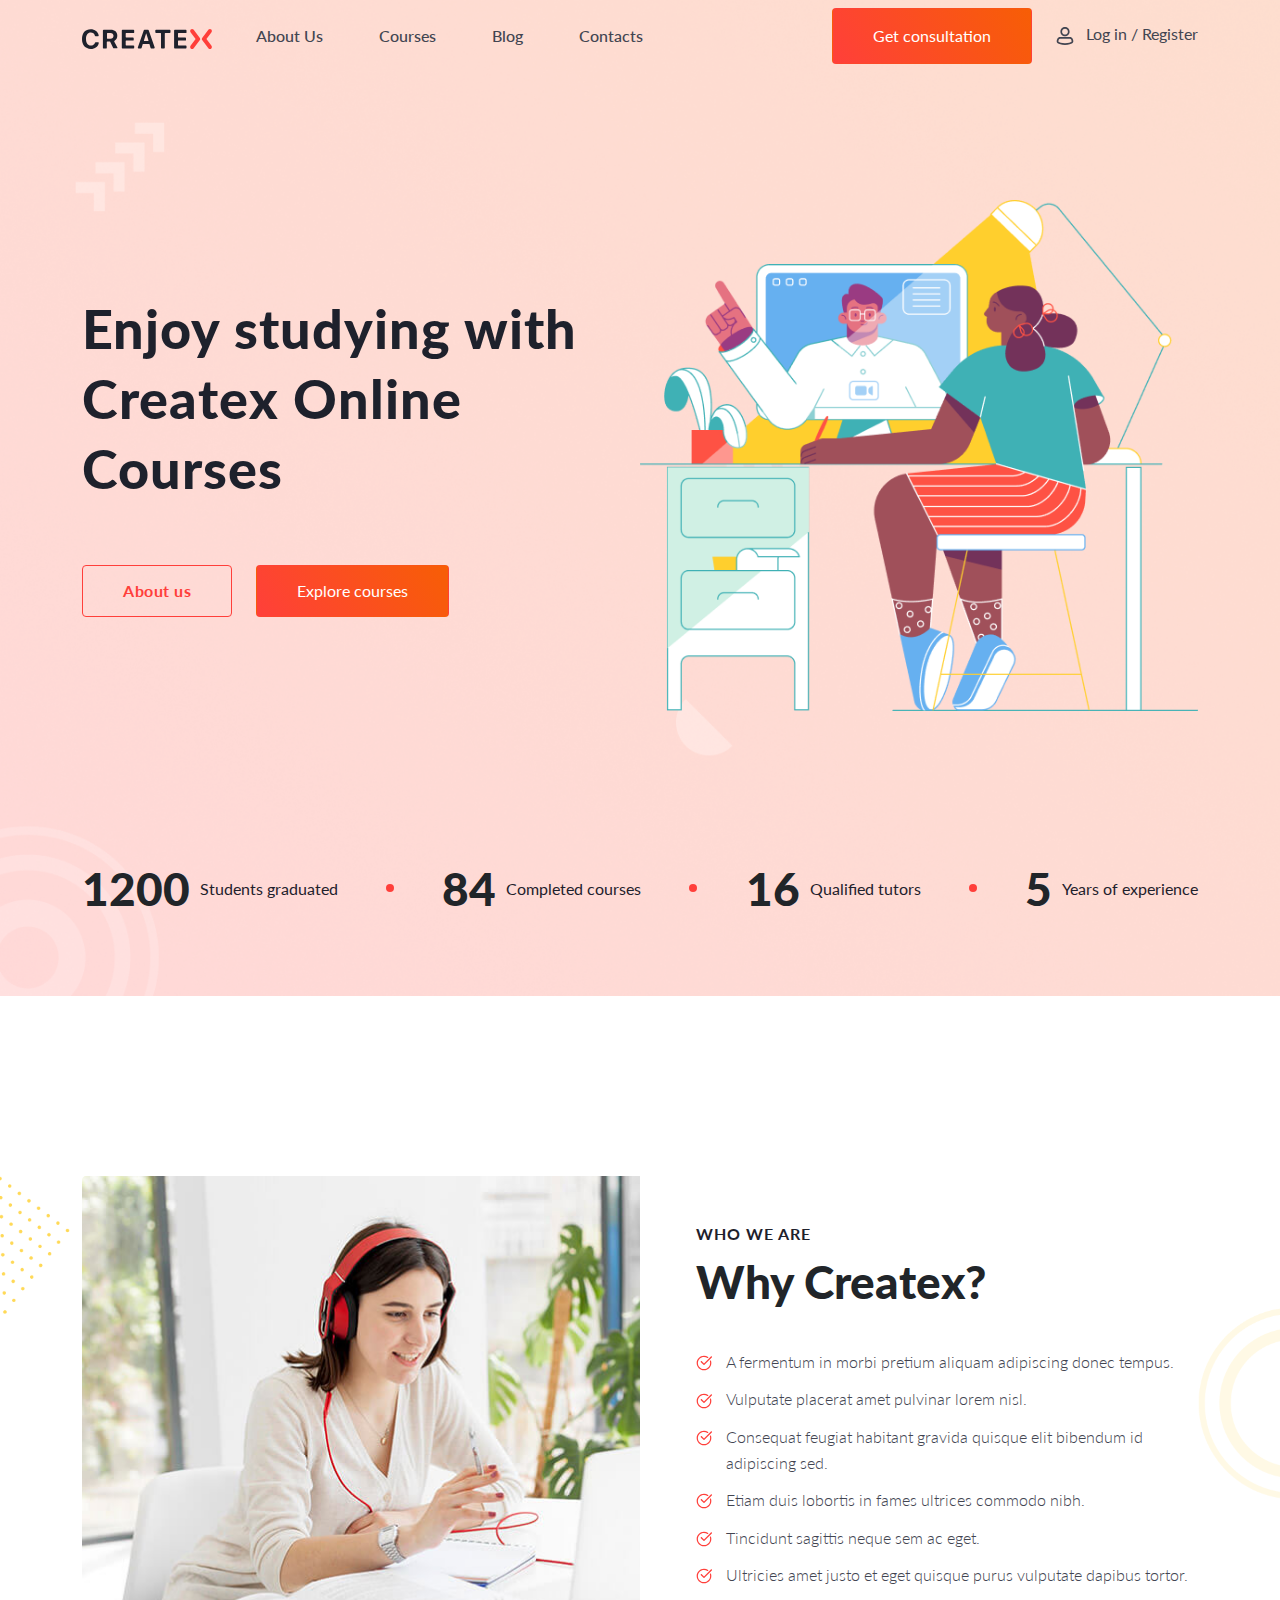
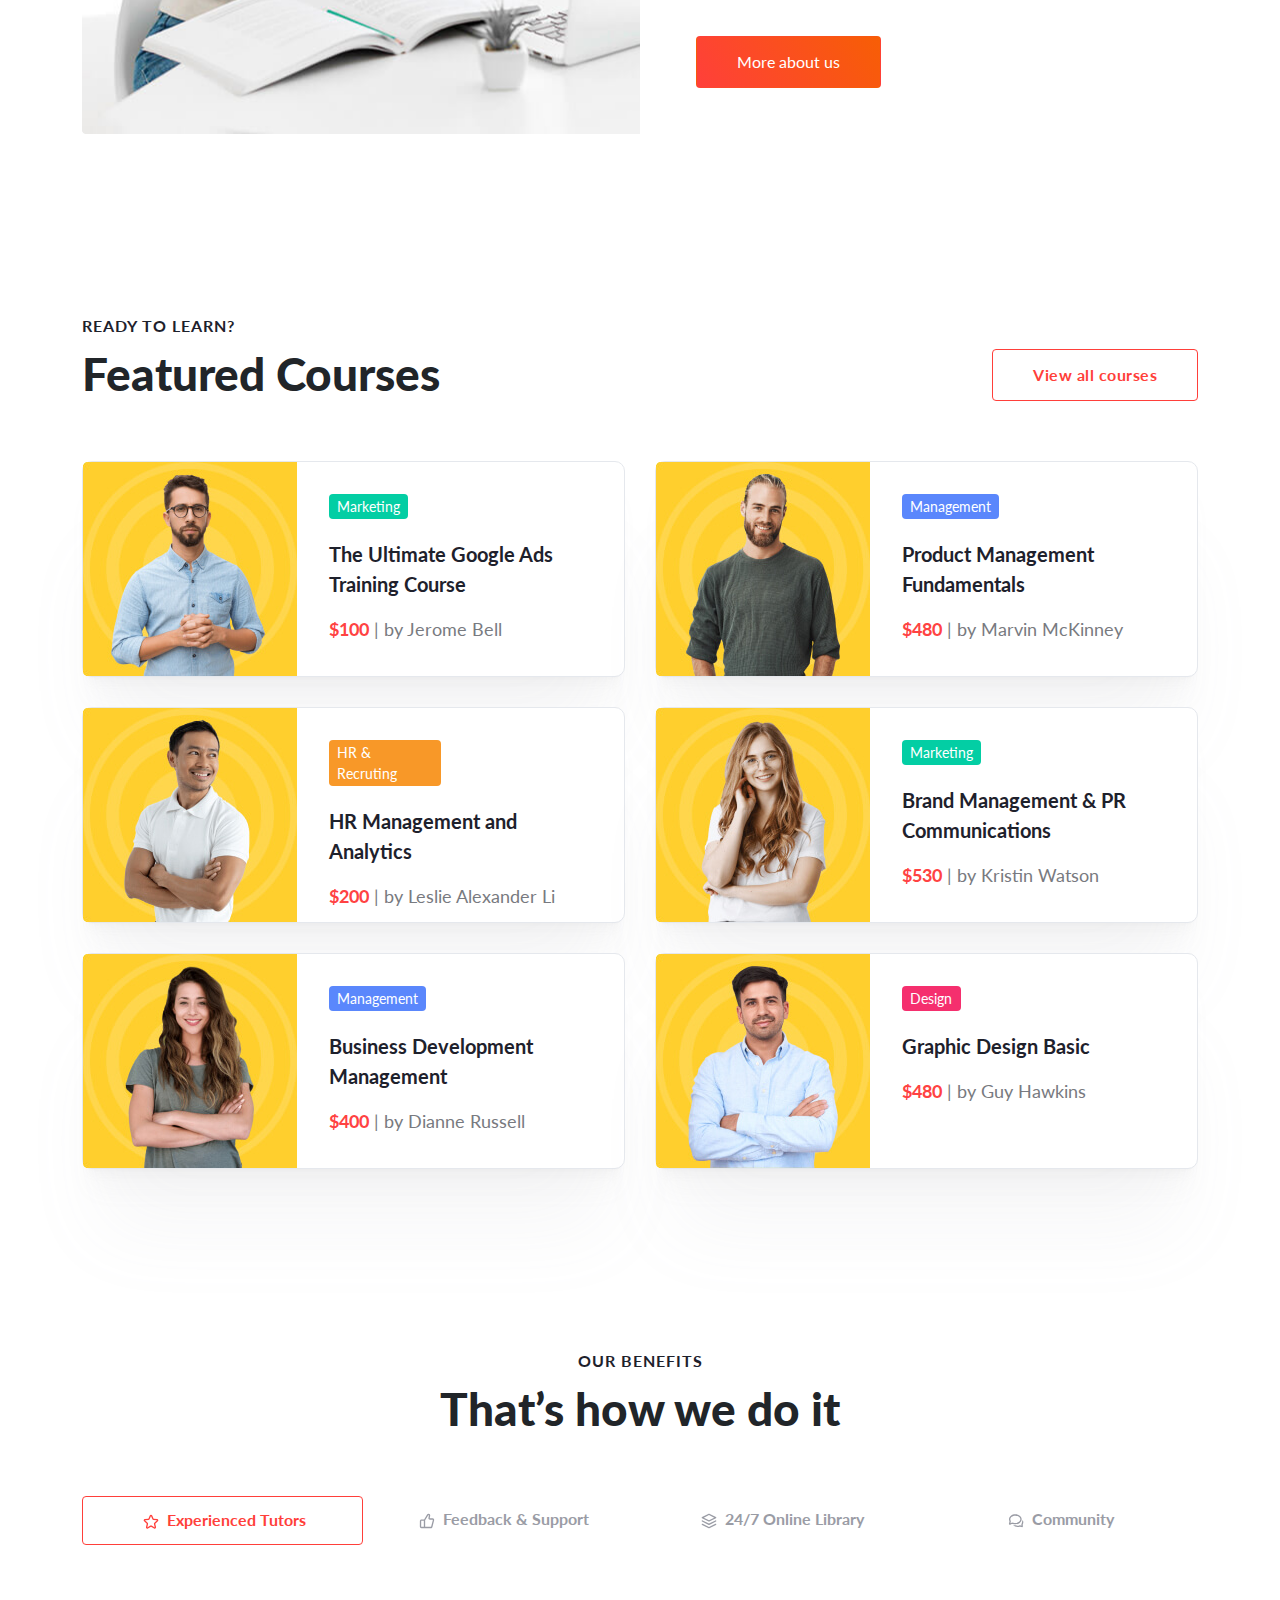
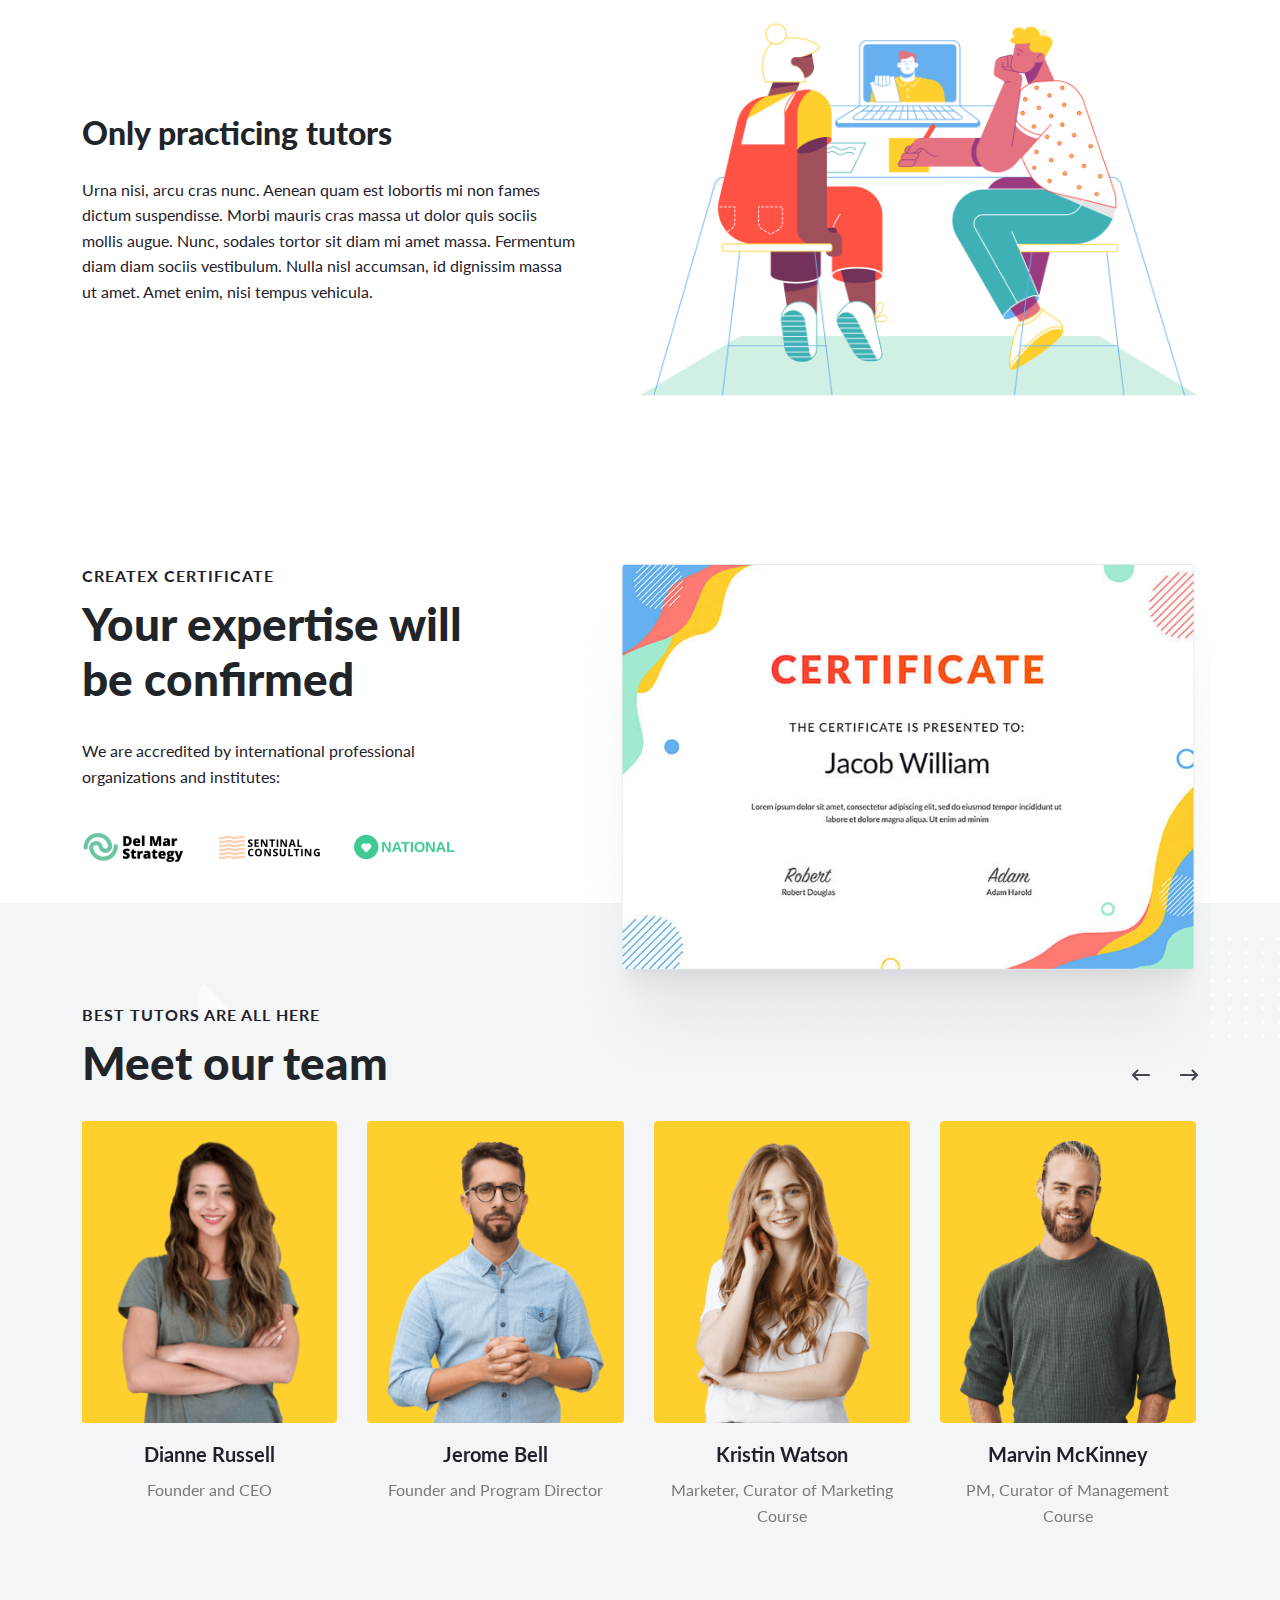
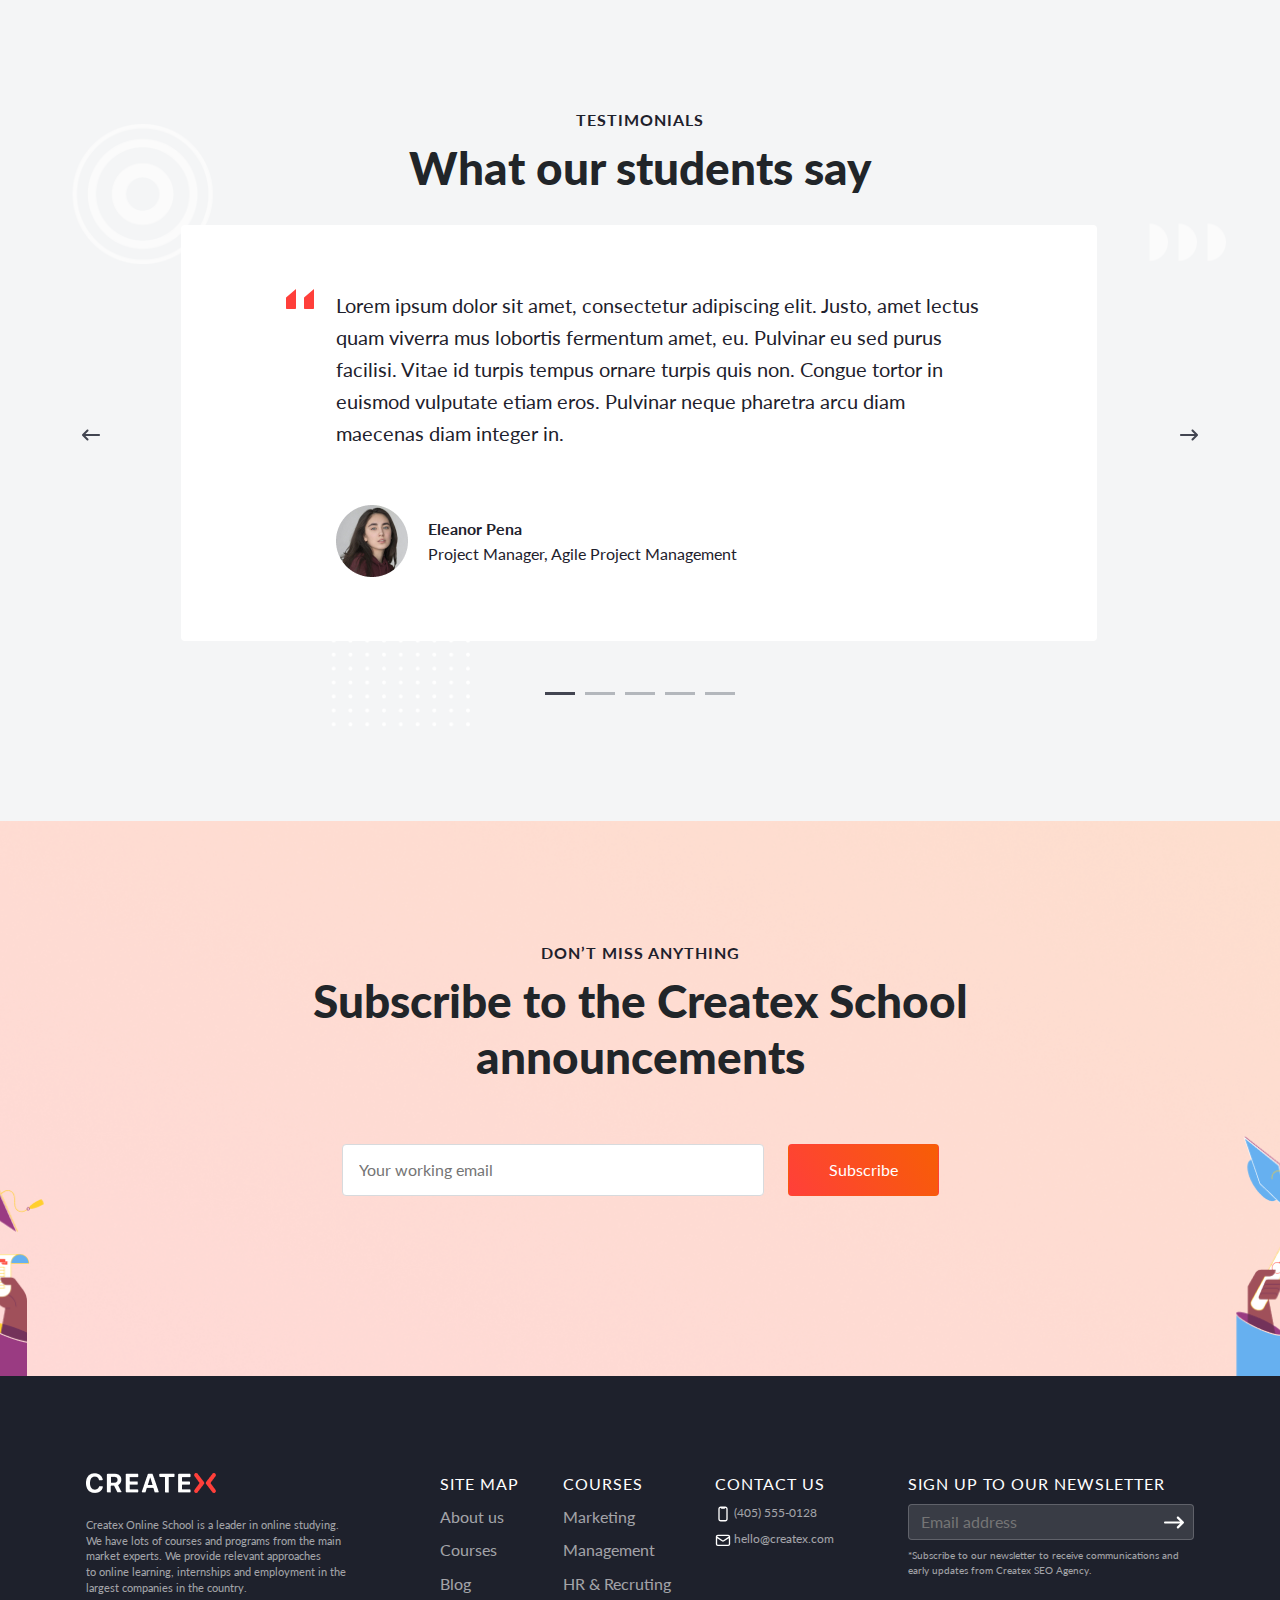
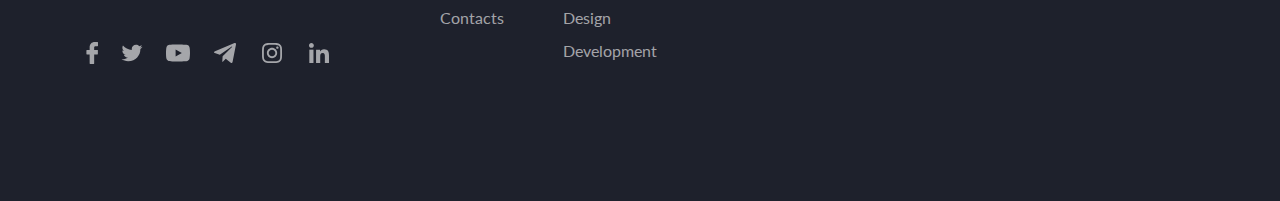
<file: index.html>
<!DOCTYPE html>
<html lang="en">
<head>
    <meta charset="UTF-8">
    <meta name="viewport" content="width=device-width, initial-scale=1.0">
    <title>CreateX</title>
    <link rel="stylesheet" href="bootstrap.css">
    <link rel="stylesheet" href="custom.css">
    <link rel="preconnect" href="https://fonts.googleapis.com">
<link rel="preconnect" href="https://fonts.gstatic.com" crossorigin>
<link href="https://fonts.googleapis.com/css2?family=Lato:ital,wght@0,100;0,300;0,400;0,700;0,900;1,100;1,300;1,400;1,700;1,900&display=swap" rel="stylesheet">
<!-- Подключаем jQuery -->
<script src="https://code.jquery.com/jquery-3.6.0.min.js"></script>

<!-- Подключаем CSS для Owl Carousel -->
<link rel="stylesheet" href="https://cdnjs.cloudflare.com/ajax/libs/OwlCarousel2/2.3.4/assets/owl.carousel.min.css">
<link rel="stylesheet" href="https://cdnjs.cloudflare.com/ajax/libs/OwlCarousel2/2.3.4/assets/owl.theme.default.min.css">

<!-- Подключаем скрипт Owl Carousel -->
<script src="https://cdnjs.cloudflare.com/ajax/libs/OwlCarousel2/2.3.4/owl.carousel.min.js"></script>
</head>
<body>
    <!-- NAVIGATION__________________________________________ -->
    <nav class="navbar navbar-expand-lg bg-body-tertiary">
        <div class="container">
          <a class="navbar-brand" href="index.html">
            <img src="img/logo.svg" alt="logo">
          </a>
          <div class="d-flex flex-row-reverse">
          <button class="navbar-toggler" type="button" data-bs-toggle="offcanvas" href="#offcanvasExample" role="button" aria-controls="offcanvasExample">
            <img class="burger-img" src="img/menu.png" alt="menu">
          </button>
          <button type="button" class="btn btn-def btn-hidden" data-bs-toggle="modal" data-bs-target="#exampleModal">
            Get consultation
          </button></div>
          <div class="collapse navbar-collapse" id="navbarSupportedContent">
            <ul class="navbar-nav me-auto mb-2 mb-lg-0">
              <li class="nav-item">
                <a class="nav-link" aria-current="page" href="about.html">About Us</a>
              </li>
              <li class="nav-item">
                <a class="nav-link" href="courses.html">Courses</a>
              </li>
              <li class="nav-item">
                <a class="nav-link" href="#">Blog</a>
              </li>
              <li class="nav-item">
                <a class="nav-link" href="#">Contacts</a>
              </li>
            </ul>
            <button type="button" class="btn btn-def" data-bs-toggle="modal" data-bs-target="#exampleModal">
              Get consultation
            </button>
            <div class="">
              <a href="log.html" class="offc-reg-link ms-3">
                <svg class="m-2 icon-black" xmlns="http://www.w3.org/2000/svg" width="18" height="18" viewBox="0 0 18 18" fill="#000">
                  <path fill-rule="evenodd" clip-rule="evenodd" d="M9.00019 1.70866C7.38936 1.70866 6.08353 3.0145 6.08353 4.62533C6.08353 6.23616 7.38936 7.54199 9.00019 7.54199C10.611 7.54199 11.9169 6.23616 11.9169 4.62533C11.9169 3.0145 10.611 1.70866 9.00019 1.70866ZM4.41686 4.62533C4.41686 2.09402 6.46889 0.0419922 9.00019 0.0419922C11.5315 0.0419922 13.5835 2.09402 13.5835 4.62533C13.5835 7.15663 11.5315 9.20866 9.00019 9.20866C6.46889 9.20866 4.41686 7.15663 4.41686 4.62533Z" />
                  <path fill-rule="evenodd" clip-rule="evenodd" d="M4.08691 11.7087C3.50914 11.7087 3.05755 11.99 2.87424 12.3942C2.62053 12.9536 2.39078 13.6196 2.33656 14.2513C2.31233 14.5337 2.43006 14.7418 2.5923 14.8426C3.44993 15.3753 5.43719 16.292 9.00019 16.292C12.5632 16.292 14.5505 15.3753 15.4081 14.8426C15.5703 14.7418 15.6881 14.5337 15.6638 14.2513C15.6096 13.6196 15.3799 12.9536 15.1261 12.3942C14.9428 11.99 14.4912 11.7087 13.9135 11.7087H4.08691ZM1.35639 11.7058C1.86301 10.5887 2.99428 10.042 4.08691 10.042H13.9135C15.0061 10.042 16.1374 10.5887 16.644 11.7058C16.935 12.3474 17.2472 13.2099 17.3244 14.1088C17.3946 14.9273 17.0544 15.7819 16.2876 16.2583C15.1596 16.959 12.8665 17.9587 9.00019 17.9587C5.13386 17.9587 2.84078 16.959 1.71283 16.2583C0.945947 15.7819 0.605747 14.9273 0.676001 14.1088C0.753149 13.2099 1.0654 12.3474 1.35639 11.7058Z" />
                </svg>
                Log in / Register
              </a>
          </div>
          </div>
        </div>
      </nav>

<!-- MODAL -->
<div class="modal fade p-4" id="exampleModal" tabindex="-1" aria-labelledby="exampleModalLabel" aria-hidden="true">
  <div class="modal-dialog">
    <div class="modal-content">
      <div class="modal-header">
        <h1 class="modal-title fs-5" id="exampleModalLabel">Drop us a line!</h1>
        <button type="button" class="btn-close" data-bs-dismiss="modal" aria-label="Close"></button>
      </div>
      <div class="modal-body">
        <form action="#" class="request-form">
          <div><label for="#request-name">Full name</label>
            <input type="text" id="request-name" placeholder="Your full name" required></div>
            <div><label for="#request-email">Email</label>
            <input type="email" id="request-email" placeholder="Your working email" required></div>
            <div><label for="#request-phone">Phone</label>
            <input type="text" id="request-phone" placeholder="Your phone number" required required oninput="replacer(this)"></div>
            <div><label for="#request-area">Say something</label>
            <textarea name="textarea" id="request-area" placeholder="I want to ask about..." required></textarea></div>
            <input class="btn btn-def btn-reg" type="submit" value="Leave a request">
        </form>
      </div>
    </div>
  </div>
</div>


      <div class="first">
        <div class="container first-container">
            <div class="first-text">
                <h1>Enjoy studying
                    with Createx Online Courses</h1>
                <div class="first-btns">
                    <a class="btn btn-outline" href="about.html" role="button">About us</a>
                    <a class="btn btn-def btn-reg" href="courses.html" role="button">Explore courses</a>
                </div>
            </div>
            <img src="img/firstillust.png" alt="woman">
        </div>
        <div class="container text-center first-numbers">
            <div class="first-flex">
              <div class=" col-flex">
                <h2>1200</h2>
                <p>Students graduated</p>
              </div>
              <div class=" col-flex col-dot">
                
              </div>
              <div class="col-flex">
                <h2>84</h2>
                <p>Completed courses</p>
              </div>
              <div class=" col-flex col-dot">
                
              </div>
              <div class="col-flex">
                <h2>16</h2>
                <p>Qualified tutors</p>
              </div>
              <div class=" col-flex col-dot">
                
              </div>
              <div class="col-flex ">
                <h2>5</h2>
                <p>Years of experience</p>
              </div>
            </div>
          </div>
      </div>
      <div class="why">
        <div class="container why-container">
            <div class="img-container"><img src="img/why.png" alt="woman"></div>
            <div class="why-text">
                <h6 class="why-podz podz">
                    Who we are
                </h6>
                <h2>Why Createx?</h2>
                <ul class="why-list">
                    <li>A fermentum in morbi pretium aliquam adipiscing donec tempus.</li>
                    <li>Vulputate placerat amet pulvinar lorem nisl.</li>
                    <li>Consequat feugiat habitant gravida quisque elit bibendum id adipiscing sed.</li>
                    <li>Etiam duis lobortis in fames ultrices commodo nibh.</li>
                    <li>Tincidunt sagittis neque sem ac eget.</li>
                    <li>Ultricies amet justo et eget quisque purus vulputate dapibus tortor.</li>
                </ul>
                <a class="btn btn-def btn-reg" href="about.html" role="button">More about us</a>
            </div>
        </div>
      </div>
      <div class="container courses">

        
<!-- OFFCANVAS         -->
        <div class="offcanvas offcanvas-start" tabindex="-1" id="offcanvasExample" aria-labelledby="offcanvasExampleLabel">
            <div class="offcanvas-header">
              <h5 class="offcanvas-title" id="offcanvasExampleLabel">Offcanvas</h5>
              <button type="button" class="btn-close" data-bs-dismiss="offcanvas" aria-label="Close"></button>
            </div>
            <div class="offcanvas-body">
                <a class="navbar-brand logo-offc" href="#" >
            <img src="img/logo.svg" alt="">
                </a>
                <div class="" id="navbarSupportedContent">
                    <ul class="navbar-nav me-auto mb-2 mb-lg-0">
                      <li class="nav-item">
                        <a class="nav-link nav-link-offc" aria-current="page" href="about.html">About Us</a>
                      </li>
                      <li class="nav-item">
                        <a class="nav-link nav-link-offc" href="courses.html">Courses</a>
                      </li>
                      <li class="nav-item">
                        <a class="nav-link nav-link-offc" href="#">Blog</a>
                      </li>
                      <li class="nav-item">
                        <a class="nav-link nav-link-offc" href="#">Contacts</a>
                      </li>
                    </ul>
                    <div>
                      <div class="mt-4">
                      <a href="reg.html" class="offc-reg-link ">
                        <svg class="m-2 icon-black" xmlns="http://www.w3.org/2000/svg" width="18" height="18" viewBox="0 0 18 18" fill="#000">
                          <path fill-rule="evenodd" clip-rule="evenodd" d="M9.00019 1.70866C7.38936 1.70866 6.08353 3.0145 6.08353 4.62533C6.08353 6.23616 7.38936 7.54199 9.00019 7.54199C10.611 7.54199 11.9169 6.23616 11.9169 4.62533C11.9169 3.0145 10.611 1.70866 9.00019 1.70866ZM4.41686 4.62533C4.41686 2.09402 6.46889 0.0419922 9.00019 0.0419922C11.5315 0.0419922 13.5835 2.09402 13.5835 4.62533C13.5835 7.15663 11.5315 9.20866 9.00019 9.20866C6.46889 9.20866 4.41686 7.15663 4.41686 4.62533Z" />
                          <path fill-rule="evenodd" clip-rule="evenodd" d="M4.08691 11.7087C3.50914 11.7087 3.05755 11.99 2.87424 12.3942C2.62053 12.9536 2.39078 13.6196 2.33656 14.2513C2.31233 14.5337 2.43006 14.7418 2.5923 14.8426C3.44993 15.3753 5.43719 16.292 9.00019 16.292C12.5632 16.292 14.5505 15.3753 15.4081 14.8426C15.5703 14.7418 15.6881 14.5337 15.6638 14.2513C15.6096 13.6196 15.3799 12.9536 15.1261 12.3942C14.9428 11.99 14.4912 11.7087 13.9135 11.7087H4.08691ZM1.35639 11.7058C1.86301 10.5887 2.99428 10.042 4.08691 10.042H13.9135C15.0061 10.042 16.1374 10.5887 16.644 11.7058C16.935 12.3474 17.2472 13.2099 17.3244 14.1088C17.3946 14.9273 17.0544 15.7819 16.2876 16.2583C15.1596 16.959 12.8665 17.9587 9.00019 17.9587C5.13386 17.9587 2.84078 16.959 1.71283 16.2583C0.945947 15.7819 0.605747 14.9273 0.676001 14.1088C0.753149 13.2099 1.0654 12.3474 1.35639 11.7058Z" />
                        </svg>
                        Log in / Register
                      </a>
                  </div></div></div>
            </div>
          </div>
    <!-- COURSES___________________________________________ -->
        <div class="courses-header">
        <div class="courses-h">
        <h6 class="why-podz podz">
            Ready to learn?
        </h6>
        <h2>Featured Courses</h2>
      </div>
      <a class="btn btn-outline" href="courses.html" role="button">View all courses</a>
    </div> 
    <div class="container courses-container">
        <div class="row" style="gap:30px">
          <div class="col main-course" role="button" onclick="window.location.href='onecourse.html';">
            <img src="img/sqprofiles/image1_1.png" alt="Teacher">
            <div class="main-course-text">
                <p class="marketing-span">Marketing</p>
                <h4 class="mb-3">The Ultimate Google Ads Training Course</h4>
                <p class="course-teach-name"><span>$100</span> | by Jerome Bell</p>
            </div>
          </div>
          <div class="col main-course" role="button" onclick="window.location.href='onecourse.html';">
            <img src="img/sqprofiles/image1_2.png" alt="Teacher">
            <div class="main-course-text">
                <p class="marketing-span management-span">Management</p>
                <h4 class="mb-3">Product Management Fundamentals</h4>
                <p class="course-teach-name"><span>$480</span> | by Marvin McKinney</p>
            </div>
          </div>
        </div>
        <div class="row" style="gap:30px">
            <div class="col main-course" role="button" onclick="window.location.href='onecourse.html';">
              <img src="img/sqprofiles/image2_1.png" alt="Teacher">
              <div class="main-course-text">
                  <p class="marketing-span hr-span">HR & Recruting</p>
                  <h4 class="mb-3">HR  Management and Analytics</h4>
                  <p class="course-teach-name"><span>$200</span> | by Leslie Alexander Li</p>
              </div>
            </div>
            <div class="col main-course " role="button" onclick="window.location.href='onecourse.html';">
              <img src="img/sqprofiles/2_2.png" alt="Teacher">
              <div class="main-course-text">
                  <p class="marketing-span">Marketing</p>
                  <h4 class="mb-3">Brand Management & PR Communications</h4>
                  <p class="course-teach-name"><span>$530</span> | by Kristin Watson</p>
              </div>
            </div></div>
            <div class="row" style="gap:30px">
                <div class="col main-course course-hidden" role="button" onclick="window.location.href='onecourse.html';">
                  <img src="img/sqprofiles/3_1.png" alt="Teacher">
                  <div class="main-course-text">
                      <p class="marketing-span management-span">Management</p>
                      <h4 class="mb-3">Business Development Management</h4>
                      <p class="course-teach-name"><span>$400</span> | by Dianne Russell</p>
                  </div>
                </div>
                <div class="col main-course course-hidden" role="button" onclick="window.location.href='onecourse.html';">
                  <img src="img/sqprofiles/3_2.png" alt="Teacher">
                  <div class="main-course-text">
                      <p class="marketing-span design-span">Design</p>
                      <h4 class="mb-3">Graphic Design Basic</h4>
                      <p class="course-teach-name"><span>$480</span> | by Guy Hawkins</p>
                  </div>
                </div>
              </div>
              <a class="btn btn-outline btn-hidden" href="courses.html" role="button">View all courses</a>
      </div> 
    </div> 
      <div class="container benefits">
        <h6 class="why-podz podz text-center">
            Our benefits
        </h6>
        <h2 class="text-center">That’s how we do it</h2>
    <!-- TABS____________________________________________________________________________ -->
        <ul class="nav nav-pills mb-3 " id="pills-tab" role="tablist">
            <li class="nav-it col" role="presentation">
              <button class="tab-link active" id="pills-home-tab" data-bs-toggle="pill" data-bs-target="#pills-home" type="button" role="tab" aria-controls="pills-home" aria-selected="true">
                <svg class="m-1" xmlns="http://www.w3.org/2000/svg" width="16" height="16" viewBox="0 0 16 16" fill="none">
                <path fill-rule="evenodd" clip-rule="evenodd" d="M6.77932 1.46709C7.24248 0.398992 8.75719 0.39899 9.22036 1.46709L10.6214 4.69809L14.1273 5.03216C15.2862 5.14259 15.7543 6.58317 14.8816 7.35373L12.2417 9.68466L13.0073 13.1221C13.2604 14.2585 12.035 15.1488 11.0325 14.5569L7.99984 12.7665L4.96721 14.5569C3.96469 15.1488 2.73926 14.2585 2.99236 13.1221L3.75801 9.68466L1.11809 7.35373C0.245398 6.58317 0.71347 5.14259 1.87242 5.03216L5.37824 4.69809L6.77932 1.46709ZM9.40091 5.22735L7.99984 1.99635L6.59876 5.22735C6.406 5.67189 5.98678 5.97647 5.50444 6.02243L1.99861 6.35649L4.63852 8.68743C5.00174 9.00813 5.16186 9.50095 5.05652 9.97389L4.29088 13.4114L7.32351 11.621C7.74075 11.3746 8.25893 11.3746 8.67617 11.621L11.7088 13.4114L10.9432 9.97389C10.8378 9.50095 10.9979 9.00813 11.3612 8.68743L14.0011 6.35649L10.4952 6.02243C10.0129 5.97647 9.59368 5.67189 9.40091 5.22735Z" fill="#FF3F3A"/>
              </svg> Experienced Tutors
            </button>
            </li>
            <li class="nav-it col" role="presentation">
              <button class="tab-link" id="pills-profile-tab" data-bs-toggle="pill" data-bs-target="#pills-profile" type="button" role="tab" aria-controls="pills-profile" aria-selected="false">
                <svg class="m-1" xmlns="http://www.w3.org/2000/svg" width="16" height="16" viewBox="0 0 16 16" fill="none">
                    <g clip-path="url(#clip0_1_2180)">
                      <path fill-rule="evenodd" clip-rule="evenodd" d="M9.4547 2.16732C9.36168 2.16732 9.27547 2.21676 9.22843 2.29736L9.22433 2.30438L6.16683 7.26115V13.834H11.8907C12.0135 13.834 12.1198 13.7487 12.1464 13.629L12.1487 13.6186L13.8487 6.97883C13.8798 6.8179 13.7565 6.66732 13.5915 6.66732H11.0002C10.566 6.66732 10.1268 6.52228 9.80696 6.21014C9.47075 5.88199 9.31488 5.41203 9.41491 4.90572L9.89414 2.48001C9.92614 2.31806 9.80219 2.16732 9.63725 2.16732H9.4547ZM4.8335 13.834V7.73875H2.47118C2.32739 7.73875 2.2104 7.85476 2.20929 7.99872C2.20929 7.99872 2.20929 7.99872 2.20929 7.99872L2.16684 13.5701C2.16572 13.7154 2.28327 13.834 2.42868 13.834H4.8335ZM5.12809 6.40541L8.08155 1.61731C8.36843 1.13222 8.89032 0.833984 9.4547 0.833984H9.63725C10.6424 0.833984 11.397 1.75237 11.2022 2.73844L10.723 5.16415C10.7144 5.20732 10.72 5.22693 10.7213 5.23124C10.7228 5.23604 10.726 5.24402 10.7383 5.25596C10.7661 5.28317 10.8492 5.33398 11.0002 5.33398H13.5915C14.6121 5.33398 15.3701 6.27923 15.1487 7.27539L15.1464 7.28579L13.4453 13.93C13.2788 14.6537 12.6343 15.1673 11.8907 15.1673H2.42868C1.54298 15.1673 0.826756 14.4457 0.833544 13.56C0.833544 13.56 0.833544 13.56 0.833544 13.56L0.875993 7.98854C0.88271 7.11235 1.59485 6.40541 2.47118 6.40541H5.12809Z" fill="#9A9CA5"/>
                    </g>
                    <defs>
                      <clipPath id="clip0_1_2180">
                        <rect width="16" height="16" fill="white"/>
                      </clipPath>
                    </defs>
                  </svg>
                  Feedback & Support
              </button>
            </li>
            <li class="nav-it col" role="presentation">
              <button class="tab-link" id="pills-contact-tab" data-bs-toggle="pill" data-bs-target="#pills-contact" type="button" role="tab" aria-controls="pills-contact" aria-selected="false">
                <svg class="m-1" xmlns="http://www.w3.org/2000/svg" width="16" height="16" viewBox="0 0 16 16" fill="none">
                    <g clip-path="url(#clip0_1_2184)">
                      <path fill-rule="evenodd" clip-rule="evenodd" d="M7.70184 0.736398C7.88953 0.642555 8.11044 0.642555 8.29813 0.736398L14.9648 4.06973C15.1906 4.18266 15.3333 4.4135 15.3333 4.66602C15.3333 4.91853 15.1906 5.14937 14.9648 5.2623L8.29813 8.59563C8.11044 8.68948 7.88953 8.68948 7.70184 8.59563L1.03517 5.2623C0.809318 5.14937 0.66665 4.91853 0.66665 4.66602C0.66665 4.4135 0.809318 4.18266 1.03517 4.06973L7.70184 0.736398ZM2.82403 4.66602L7.99998 7.25399L13.1759 4.66602L7.99998 2.07804L2.82403 4.66602Z" fill="#9A9CA5"/>
                      <path fill-rule="evenodd" clip-rule="evenodd" d="M0.737032 7.70121C0.901691 7.37189 1.30214 7.2384 1.63146 7.40306L7.99998 10.5873L14.3685 7.40306C14.6978 7.2384 15.0983 7.37189 15.2629 7.70121C15.4276 8.03052 15.2941 8.43097 14.9648 8.59563L8.29813 11.929C8.11044 12.0228 7.88953 12.0228 7.70184 11.929L1.03517 8.59563C0.705855 8.43097 0.572372 8.03052 0.737032 7.70121Z" fill="#9A9CA5"/>
                      <path fill-rule="evenodd" clip-rule="evenodd" d="M0.737032 11.0345C0.901691 10.7052 1.30214 10.5717 1.63146 10.7364L7.99998 13.9207L14.3685 10.7364C14.6978 10.5717 15.0983 10.7052 15.2629 11.0345C15.4276 11.3639 15.2941 11.7643 14.9648 11.929L8.29813 15.2623C8.11044 15.3561 7.88953 15.3561 7.70184 15.2623L1.03517 11.929C0.705855 11.7643 0.572372 11.3639 0.737032 11.0345Z" fill="#9A9CA5"/>
                    </g>
                    <defs>
                      <clipPath id="clip0_1_2184">
                        <rect width="16" height="16" fill="white"/>
                      </clipPath>
                    </defs>
                  </svg>
                  24/7 Online Library
              </button>
            </li>
            <li class="nav-it col" role="presentation">
                <button class="tab-link" id="pills-contact-tab" data-bs-toggle="pill" data-bs-target="#pills-contact1" type="button" role="tab" aria-controls="pills-contact" aria-selected="false">
                    <svg class="m-1" xmlns="http://www.w3.org/2000/svg" width="16" height="16" viewBox="0 0 16 16" fill="none">
                        <path fill-rule="evenodd" clip-rule="evenodd" d="M14.6153 7.04557C14.5204 7.70339 14.2954 8.32861 13.9619 8.90355C13.9869 9.0459 13.9997 9.18978 13.9997 9.33429C13.9997 9.83617 13.8543 10.3165 13.5849 10.7529C13.4504 10.9707 13.4158 11.226 13.4025 11.3946C13.3873 11.5879 13.3924 11.7994 13.4062 12.0025C13.4217 12.2304 13.4497 12.4697 13.4818 12.6954C13.2216 12.6196 12.9395 12.5434 12.6704 12.4826C12.4465 12.4321 12.2174 12.3891 12.0099 12.3676C11.8289 12.349 11.5674 12.3345 11.3335 12.4101C10.8221 12.5754 10.2594 12.6676 9.66636 12.6676C8.96109 12.6676 8.31335 12.5424 7.74559 12.325C7.60903 12.3312 7.47146 12.3343 7.33301 12.3343C6.52993 12.3343 5.75701 12.2287 5.03385 12.0335C6.08516 13.2494 7.81828 14.001 9.66636 14.001C10.3883 14.001 11.0812 13.8901 11.7198 13.6864C11.7209 13.6865 11.723 13.6864 11.726 13.6864C11.7424 13.686 11.7879 13.6851 11.8729 13.6939C12.0067 13.7077 12.1786 13.7385 12.377 13.7833C12.7719 13.8724 13.2157 14.0038 13.5615 14.1136C14.2949 14.3464 15.0056 13.7064 14.8745 12.9621C14.8181 12.6418 14.7595 12.2508 14.7365 11.9122C14.7249 11.7419 14.7236 11.6021 14.7317 11.4995C14.7351 11.457 14.7394 11.4304 14.7421 11.4162C15.1172 10.7949 15.333 10.0874 15.333 9.33429C15.333 8.48526 15.0693 7.70995 14.6153 7.04557Z" fill="#9A9CA5"/>
                        <path fill-rule="evenodd" clip-rule="evenodd" d="M3.73109 3.79943C2.83245 4.48662 2.33306 5.38871 2.33306 6.33398C2.33306 6.80534 2.45577 7.25932 2.68599 7.68147C2.77367 7.84226 2.79854 8.00812 2.80744 8.1204C2.81714 8.24283 2.8123 8.36867 2.80166 8.48633C2.78034 8.72191 2.72949 8.98884 2.66849 9.25174C2.59715 9.55927 2.50572 9.88724 2.41296 10.1952C2.76512 10.0672 3.15003 9.93601 3.51493 9.82956C3.80985 9.74352 4.10767 9.66886 4.37274 9.62695C4.60108 9.59084 4.93243 9.55536 5.2177 9.65405C5.85792 9.87555 6.57411 10.0007 7.33306 10.0007C8.76451 10.0007 10.0358 9.55621 10.935 8.86854C11.8337 8.18135 12.3331 7.27926 12.3331 6.33398C12.3331 5.38871 11.8337 4.48662 10.935 3.79943C10.0358 3.11176 8.76451 2.66732 7.33306 2.66732C5.90162 2.66732 4.63034 3.11176 3.73109 3.79943ZM2.92116 2.74028C4.07283 1.85959 5.6349 1.33398 7.33306 1.33398C9.03123 1.33398 10.5933 1.85959 11.745 2.74028C12.8973 3.62145 13.6664 4.88602 13.6664 6.33398C13.6664 7.78194 12.8973 9.04652 11.745 9.92769C10.5933 10.8084 9.03123 11.334 7.33306 11.334C6.43769 11.334 5.58244 11.188 4.80591 10.9224C4.80513 10.9246 4.74215 10.9184 4.58098 10.9439C4.39521 10.9733 4.15809 11.0308 3.88836 11.1095C3.35138 11.2662 2.74835 11.4878 2.28902 11.6666C1.49327 11.9763 0.682633 11.212 0.95074 10.3979C1.09284 9.96647 1.26043 9.42121 1.36966 8.95041C1.42468 8.71324 1.46039 8.51385 1.47375 8.36618C1.47839 8.31492 1.47958 8.27756 1.47932 8.2523C1.17246 7.66592 0.99973 7.01748 0.99973 6.33398C0.99973 4.88602 1.76887 3.62145 2.92116 2.74028Z" fill="#9A9CA5"/>
                      </svg>
                      Community
                </button>
              </li>
          </ul>
          <div class="tab-content" id="pills-tabContent">
            <div class="tab-pane fade show active" id="pills-home" role="tabpanel" aria-labelledby="pills-home-tab" tabindex="0">
                <div class="tab-text">
                <h3>Only practicing tutors</h3>
                <p>Urna nisi, arcu cras nunc. Aenean quam est lobortis mi non fames dictum suspendisse. 
                    Morbi mauris cras massa ut dolor quis sociis mollis augue. Nunc, sodales tortor sit diam mi 
                    amet massa. Fermentum diam diam sociis vestibulum. Nulla nisl accumsan, id dignissim massa ut 
                    amet. Amet enim, nisi tempus vehicula.
                </p>
                </div>
                <img src="img/benefits1.png" alt="our benefits">
            </div>
            <div class="tab-pane fade " id="pills-profile" role="tabpanel" aria-labelledby="pills-profile-tab" tabindex="0">
                <div class="tab-text">
                    <h3>Only responsive assistance</h3>
                    <p>Receive quick and reliable help from our support team. 
                        Whether you have questions or need guidance, we’re here to assist you every step of the way.
                    </p>
                    </div>
                    <img src="img/benefits.png" alt="our benefits">
            </div>
            <div class="tab-pane fade " id="pills-contact" role="tabpanel" aria-labelledby="pills-contact-tab" tabindex="0">
                <div class="tab-text">
                    <h3>Only comprehensive resources</h3>
                    <p>Urna nisi, arcu cras nunc. Aenean quam est lobortis mi non fames dictum suspendisse. 
                        Morbi mauris cras massa ut dolor quis sociis mollis augue. Nunc, sodales tortor sit diam mi 
                        amet massa. Fermentum diam diam sociis vestibulum. Nulla nisl accumsan, id dignissim massa ut 
                        amet. Amet enim, nisi tempus vehicula.
                    </p>
                    </div>
                    <img src="img/benefits1.png" alt="our benefits">
            </div>
            <div class="tab-pane fade " id="pills-contact1" role="tabpanel" aria-labelledby="pills-contact-tab" tabindex="0">
                <div class="tab-text">
                    <h3>Only engaged learners</h3>
                    <p>Join a vibrant community of learners and professionals. Share experiences, collaborate, and grow together in a supportive environment designed for your success.Fermentum diam diam sociis vestibulum. Nulla nisl accumsan, id dignissim massa ut 
                        amet. Amet enim, nisi tempus vehicula.
                    </p>
                    </div>
                    <img src="img/benefits.png" alt="our benefits">
            </div>
          </div>
      </div>
      <div class="certificate container">
        <div>
        <h6 class="why-podz podz">
            Createx Certificate
        </h6>
        <h2>Your expertise will be confirmed</h2>
        <p>We are accredited by international professional organizations and institutes:</p>
        <div class="certificate-brands">
            <img src="img/brand1.png" alt="Del MAr Strategy">
            <img src="img/brand2.png" alt="Senitial Consulting">
            <img src="img/brand3.png" alt="National">
        </div></div>
        <img src="img/certifacate.png" alt="certifacate" class="certificate-photo">
      </div>
    <!-- SLIDER__________________________________________________________________ -->
      <div class="meet">
        <div class="container">
            <h6 class="why-podz podz">
                Best tutors are all here
            </h6>
            <h2>Meet our team</h2>
            <div class="owl-carousel slide-one">
                <div class="card-owl">
                    <!-- CARD1 -->
                  <div class="carousel-photo"><img src="img/team/image.png" alt="man" style="border-radius: 20px;">
                    <div class="carousel-icons">
                        <svg class="carousel-icon" xmlns="http://www.w3.org/2000/svg" width="20" height="20" viewBox="0 0 20 20" fill="none">
                            <g opacity="1">
                              <path d="M14.6359 0.837799L12.3215 0.833984C9.72134 0.833984 8.04102 2.60489 8.04102 5.34584V7.42611H5.71401C5.51293 7.42611 5.3501 7.59357 5.3501 7.80013V10.8142C5.3501 11.0208 5.51312 11.188 5.71401 11.188H8.04102V18.7935C8.04102 19 8.20386 19.1673 8.40494 19.1673H11.441C11.6421 19.1673 11.8049 18.9999 11.8049 18.7935V11.188H14.5258C14.7268 11.188 14.8897 11.0208 14.8897 10.8142L14.8908 7.80013C14.8908 7.70095 14.8524 7.60597 14.7842 7.53578C14.7161 7.46559 14.6232 7.42611 14.5267 7.42611H11.8049V5.66264C11.8049 4.81505 12.0016 4.38476 13.0764 4.38476L14.6355 4.38419C14.8364 4.38419 14.9992 4.21673 14.9992 4.01037V1.21163C14.9992 1.00545 14.8366 0.83818 14.6359 0.837799Z" fill="white"/>
                            </g>
                          </svg>
                        <svg class="carousel-icon" xmlns="http://www.w3.org/2000/svg" width="20" height="20" viewBox="0 0 20 20" fill="none">
                            <g opacity="1">
                              <path d="M18.3169 6.56606C18.2778 5.6805 18.1346 5.07168 17.9295 4.54413C17.7178 3.98415 17.3923 3.4828 16.9657 3.06603C16.5489 2.64277 16.0443 2.31388 15.4908 2.10555C14.9602 1.90041 14.3545 1.7572 13.469 1.71816C12.5768 1.67581 12.2936 1.66602 10.0308 1.66602C7.76794 1.66602 7.48471 1.67581 6.59584 1.71485C5.71028 1.7539 5.10146 1.89723 4.57404 2.10225C4.01393 2.31388 3.51258 2.63946 3.09581 3.06603C2.67255 3.4828 2.34379 3.98746 2.13534 4.54095C1.9302 5.07168 1.78699 5.67719 1.74795 6.56275C1.70559 7.45493 1.6958 7.73816 1.6958 10.001C1.6958 12.2638 1.70559 12.547 1.74464 13.4359C1.78368 14.3215 1.92702 14.9303 2.13216 15.4578C2.34379 16.0178 2.67255 16.5191 3.09581 16.9359C3.51258 17.3592 4.01724 17.6881 4.57073 17.8964C5.10146 18.1015 5.70697 18.2447 6.59266 18.2838C7.4814 18.323 7.76476 18.3326 10.0276 18.3326C12.2904 18.3326 12.5736 18.323 13.4625 18.2838C14.348 18.2447 14.9569 18.1015 15.4843 17.8964C16.6044 17.4633 17.4899 16.5778 17.923 15.4578C18.128 14.9271 18.2713 14.3215 18.3104 13.4359C18.3494 12.547 18.3592 12.2638 18.3592 10.001C18.3592 7.73816 18.3559 7.45493 18.3169 6.56606ZM16.816 13.3708C16.7801 14.1847 16.6434 14.6243 16.5295 14.9173C16.2494 15.6434 15.6731 16.2196 14.9471 16.4997C14.654 16.6136 14.2113 16.7504 13.4005 16.7861C12.5215 16.8253 12.2578 16.8349 10.0341 16.8349C7.81029 16.8349 7.54334 16.8253 6.66744 16.7861C5.85348 16.7504 5.41394 16.6136 5.12092 16.4997C4.7596 16.3661 4.43071 16.1545 4.16375 15.8778C3.88701 15.6075 3.67538 15.2819 3.54184 14.9206C3.42788 14.6276 3.29116 14.1847 3.25542 13.3741C3.21625 12.495 3.20659 12.2312 3.20659 10.0075C3.20659 7.7837 3.21625 7.51674 3.25542 6.64097C3.29116 5.82701 3.42788 5.38747 3.54184 5.09444C3.67538 4.733 3.88701 4.40423 4.16706 4.13715C4.43719 3.8604 4.76278 3.64877 5.12423 3.51536C5.41725 3.40141 5.8601 3.26469 6.67075 3.22882C7.54983 3.18978 7.8136 3.17998 10.0372 3.17998C12.2643 3.17998 12.528 3.18978 13.4039 3.22882C14.2178 3.26469 14.6573 3.40141 14.9504 3.51536C15.3117 3.64877 15.6406 3.8604 15.9075 4.13715C16.1843 4.40741 16.3959 4.733 16.5295 5.09444C16.6434 5.38747 16.7801 5.83019 16.816 6.64097C16.855 7.52005 16.8648 7.7837 16.8648 10.0075C16.8648 12.2312 16.855 12.4917 16.816 13.3708Z" fill="white"/>
                              <path d="M10.0307 5.71954C7.66708 5.71954 5.74931 7.63719 5.74931 10.001C5.74931 12.3648 7.66708 14.2824 10.0307 14.2824C12.3945 14.2824 14.3122 12.3648 14.3122 10.001C14.3122 7.63719 12.3945 5.71954 10.0307 5.71954ZM10.0307 12.7782C8.49732 12.7782 7.25349 11.5345 7.25349 10.001C7.25349 8.46743 8.49732 7.22372 10.0307 7.22372C11.5643 7.22372 12.808 8.46743 12.808 10.001C12.808 11.5345 11.5643 12.7782 10.0307 12.7782Z" fill="white"/>
                              <path d="M15.4811 5.55027C15.4811 6.10223 15.0336 6.54979 14.4815 6.54979C13.9295 6.54979 13.482 6.10223 13.482 5.55027C13.482 4.99817 13.9295 4.55074 14.4815 4.55074C15.0336 4.55074 15.4811 4.99817 15.4811 5.55027Z" fill="white"/>
                            </g>
                        </svg>
                        <svg class="carousel-icon" xmlns="http://www.w3.org/2000/svg" width="20" height="20" viewBox="0 0 20 20" fill="none">
                            <path d="M18.329 18.3327L18.3332 18.332V12.2195C18.3332 9.22921 17.6894 6.92574 14.1936 6.92574C12.513 6.92574 11.3853 7.84796 10.9248 8.72227H10.8762V7.2049H7.56163V18.332H11.013V12.8223C11.013 11.3716 11.288 9.9688 13.0846 9.9688C14.8547 9.9688 14.8811 11.6244 14.8811 12.9153V18.3327H18.329Z" fill="white"/>
                            <path d="M1.9415 7.2056H5.39706V18.3327H1.9415V7.2056Z" fill="white"/>
                            <path d="M3.66789 1.66602C2.56303 1.66602 1.6665 2.56254 1.6665 3.6674C1.6665 4.77227 2.56303 5.68754 3.66789 5.68754C4.77275 5.68754 5.66928 4.77227 5.66928 3.6674C5.66859 2.56254 4.77206 1.66602 3.66789 1.66602Z" fill="white"/>
                          </svg>
                    </div>
                </div>
                    <h4 class="card-name text-center">Dianne Russell</h3>
                    <p class="text-center team-p">Founder and CEO</p>
                </div>
                <!-- CARD2 -->
                <div class="card-owl">
                    <div class="carousel-photo"><img src="img/team/car2.png" alt="man" style="border-radius: 20px;">
                      <div class="carousel-icons">
                          <svg class="carousel-icon" xmlns="http://www.w3.org/2000/svg" width="20" height="20" viewBox="0 0 20 20" fill="none">
                              <g opacity="1">
                                <path d="M14.6359 0.837799L12.3215 0.833984C9.72134 0.833984 8.04102 2.60489 8.04102 5.34584V7.42611H5.71401C5.51293 7.42611 5.3501 7.59357 5.3501 7.80013V10.8142C5.3501 11.0208 5.51312 11.188 5.71401 11.188H8.04102V18.7935C8.04102 19 8.20386 19.1673 8.40494 19.1673H11.441C11.6421 19.1673 11.8049 18.9999 11.8049 18.7935V11.188H14.5258C14.7268 11.188 14.8897 11.0208 14.8897 10.8142L14.8908 7.80013C14.8908 7.70095 14.8524 7.60597 14.7842 7.53578C14.7161 7.46559 14.6232 7.42611 14.5267 7.42611H11.8049V5.66264C11.8049 4.81505 12.0016 4.38476 13.0764 4.38476L14.6355 4.38419C14.8364 4.38419 14.9992 4.21673 14.9992 4.01037V1.21163C14.9992 1.00545 14.8366 0.83818 14.6359 0.837799Z" fill="white"/>
                              </g>
                            </svg>
                          <svg class="carousel-icon" xmlns="http://www.w3.org/2000/svg" width="20" height="20" viewBox="0 0 20 20" fill="none">
                              <g opacity="1">
                                <path d="M18.3169 6.56606C18.2778 5.6805 18.1346 5.07168 17.9295 4.54413C17.7178 3.98415 17.3923 3.4828 16.9657 3.06603C16.5489 2.64277 16.0443 2.31388 15.4908 2.10555C14.9602 1.90041 14.3545 1.7572 13.469 1.71816C12.5768 1.67581 12.2936 1.66602 10.0308 1.66602C7.76794 1.66602 7.48471 1.67581 6.59584 1.71485C5.71028 1.7539 5.10146 1.89723 4.57404 2.10225C4.01393 2.31388 3.51258 2.63946 3.09581 3.06603C2.67255 3.4828 2.34379 3.98746 2.13534 4.54095C1.9302 5.07168 1.78699 5.67719 1.74795 6.56275C1.70559 7.45493 1.6958 7.73816 1.6958 10.001C1.6958 12.2638 1.70559 12.547 1.74464 13.4359C1.78368 14.3215 1.92702 14.9303 2.13216 15.4578C2.34379 16.0178 2.67255 16.5191 3.09581 16.9359C3.51258 17.3592 4.01724 17.6881 4.57073 17.8964C5.10146 18.1015 5.70697 18.2447 6.59266 18.2838C7.4814 18.323 7.76476 18.3326 10.0276 18.3326C12.2904 18.3326 12.5736 18.323 13.4625 18.2838C14.348 18.2447 14.9569 18.1015 15.4843 17.8964C16.6044 17.4633 17.4899 16.5778 17.923 15.4578C18.128 14.9271 18.2713 14.3215 18.3104 13.4359C18.3494 12.547 18.3592 12.2638 18.3592 10.001C18.3592 7.73816 18.3559 7.45493 18.3169 6.56606ZM16.816 13.3708C16.7801 14.1847 16.6434 14.6243 16.5295 14.9173C16.2494 15.6434 15.6731 16.2196 14.9471 16.4997C14.654 16.6136 14.2113 16.7504 13.4005 16.7861C12.5215 16.8253 12.2578 16.8349 10.0341 16.8349C7.81029 16.8349 7.54334 16.8253 6.66744 16.7861C5.85348 16.7504 5.41394 16.6136 5.12092 16.4997C4.7596 16.3661 4.43071 16.1545 4.16375 15.8778C3.88701 15.6075 3.67538 15.2819 3.54184 14.9206C3.42788 14.6276 3.29116 14.1847 3.25542 13.3741C3.21625 12.495 3.20659 12.2312 3.20659 10.0075C3.20659 7.7837 3.21625 7.51674 3.25542 6.64097C3.29116 5.82701 3.42788 5.38747 3.54184 5.09444C3.67538 4.733 3.88701 4.40423 4.16706 4.13715C4.43719 3.8604 4.76278 3.64877 5.12423 3.51536C5.41725 3.40141 5.8601 3.26469 6.67075 3.22882C7.54983 3.18978 7.8136 3.17998 10.0372 3.17998C12.2643 3.17998 12.528 3.18978 13.4039 3.22882C14.2178 3.26469 14.6573 3.40141 14.9504 3.51536C15.3117 3.64877 15.6406 3.8604 15.9075 4.13715C16.1843 4.40741 16.3959 4.733 16.5295 5.09444C16.6434 5.38747 16.7801 5.83019 16.816 6.64097C16.855 7.52005 16.8648 7.7837 16.8648 10.0075C16.8648 12.2312 16.855 12.4917 16.816 13.3708Z" fill="white"/>
                                <path d="M10.0307 5.71954C7.66708 5.71954 5.74931 7.63719 5.74931 10.001C5.74931 12.3648 7.66708 14.2824 10.0307 14.2824C12.3945 14.2824 14.3122 12.3648 14.3122 10.001C14.3122 7.63719 12.3945 5.71954 10.0307 5.71954ZM10.0307 12.7782C8.49732 12.7782 7.25349 11.5345 7.25349 10.001C7.25349 8.46743 8.49732 7.22372 10.0307 7.22372C11.5643 7.22372 12.808 8.46743 12.808 10.001C12.808 11.5345 11.5643 12.7782 10.0307 12.7782Z" fill="white"/>
                                <path d="M15.4811 5.55027C15.4811 6.10223 15.0336 6.54979 14.4815 6.54979C13.9295 6.54979 13.482 6.10223 13.482 5.55027C13.482 4.99817 13.9295 4.55074 14.4815 4.55074C15.0336 4.55074 15.4811 4.99817 15.4811 5.55027Z" fill="white"/>
                              </g>
                          </svg>
                          <svg class="carousel-icon" xmlns="http://www.w3.org/2000/svg" width="20" height="20" viewBox="0 0 20 20" fill="none">
                              <path d="M18.329 18.3327L18.3332 18.332V12.2195C18.3332 9.22921 17.6894 6.92574 14.1936 6.92574C12.513 6.92574 11.3853 7.84796 10.9248 8.72227H10.8762V7.2049H7.56163V18.332H11.013V12.8223C11.013 11.3716 11.288 9.9688 13.0846 9.9688C14.8547 9.9688 14.8811 11.6244 14.8811 12.9153V18.3327H18.329Z" fill="white"/>
                              <path d="M1.9415 7.2056H5.39706V18.3327H1.9415V7.2056Z" fill="white"/>
                              <path d="M3.66789 1.66602C2.56303 1.66602 1.6665 2.56254 1.6665 3.6674C1.6665 4.77227 2.56303 5.68754 3.66789 5.68754C4.77275 5.68754 5.66928 4.77227 5.66928 3.6674C5.66859 2.56254 4.77206 1.66602 3.66789 1.66602Z" fill="white"/>
                            </svg>
                      </div>
                  </div>
                      <h4 class="card-name text-center">Jerome Bell</h3>
                      <p class="text-center team-p">Founder and Program Director</p>
                  </div>
                  <!-- CARD3 -->
                  <div class="card-owl">
                    <div class="carousel-photo"><img src="img/team/car3.png" alt="man" style="border-radius: 20px;">
                      <div class="carousel-icons">
                          <svg class="carousel-icon" xmlns="http://www.w3.org/2000/svg" width="20" height="20" viewBox="0 0 20 20" fill="none">
                              <g opacity="1">
                                <path d="M14.6359 0.837799L12.3215 0.833984C9.72134 0.833984 8.04102 2.60489 8.04102 5.34584V7.42611H5.71401C5.51293 7.42611 5.3501 7.59357 5.3501 7.80013V10.8142C5.3501 11.0208 5.51312 11.188 5.71401 11.188H8.04102V18.7935C8.04102 19 8.20386 19.1673 8.40494 19.1673H11.441C11.6421 19.1673 11.8049 18.9999 11.8049 18.7935V11.188H14.5258C14.7268 11.188 14.8897 11.0208 14.8897 10.8142L14.8908 7.80013C14.8908 7.70095 14.8524 7.60597 14.7842 7.53578C14.7161 7.46559 14.6232 7.42611 14.5267 7.42611H11.8049V5.66264C11.8049 4.81505 12.0016 4.38476 13.0764 4.38476L14.6355 4.38419C14.8364 4.38419 14.9992 4.21673 14.9992 4.01037V1.21163C14.9992 1.00545 14.8366 0.83818 14.6359 0.837799Z" fill="white"/>
                              </g>
                            </svg>
                          <svg class="carousel-icon" xmlns="http://www.w3.org/2000/svg" width="20" height="20" viewBox="0 0 20 20" fill="none">
                              <g opacity="1">
                                <path d="M18.3169 6.56606C18.2778 5.6805 18.1346 5.07168 17.9295 4.54413C17.7178 3.98415 17.3923 3.4828 16.9657 3.06603C16.5489 2.64277 16.0443 2.31388 15.4908 2.10555C14.9602 1.90041 14.3545 1.7572 13.469 1.71816C12.5768 1.67581 12.2936 1.66602 10.0308 1.66602C7.76794 1.66602 7.48471 1.67581 6.59584 1.71485C5.71028 1.7539 5.10146 1.89723 4.57404 2.10225C4.01393 2.31388 3.51258 2.63946 3.09581 3.06603C2.67255 3.4828 2.34379 3.98746 2.13534 4.54095C1.9302 5.07168 1.78699 5.67719 1.74795 6.56275C1.70559 7.45493 1.6958 7.73816 1.6958 10.001C1.6958 12.2638 1.70559 12.547 1.74464 13.4359C1.78368 14.3215 1.92702 14.9303 2.13216 15.4578C2.34379 16.0178 2.67255 16.5191 3.09581 16.9359C3.51258 17.3592 4.01724 17.6881 4.57073 17.8964C5.10146 18.1015 5.70697 18.2447 6.59266 18.2838C7.4814 18.323 7.76476 18.3326 10.0276 18.3326C12.2904 18.3326 12.5736 18.323 13.4625 18.2838C14.348 18.2447 14.9569 18.1015 15.4843 17.8964C16.6044 17.4633 17.4899 16.5778 17.923 15.4578C18.128 14.9271 18.2713 14.3215 18.3104 13.4359C18.3494 12.547 18.3592 12.2638 18.3592 10.001C18.3592 7.73816 18.3559 7.45493 18.3169 6.56606ZM16.816 13.3708C16.7801 14.1847 16.6434 14.6243 16.5295 14.9173C16.2494 15.6434 15.6731 16.2196 14.9471 16.4997C14.654 16.6136 14.2113 16.7504 13.4005 16.7861C12.5215 16.8253 12.2578 16.8349 10.0341 16.8349C7.81029 16.8349 7.54334 16.8253 6.66744 16.7861C5.85348 16.7504 5.41394 16.6136 5.12092 16.4997C4.7596 16.3661 4.43071 16.1545 4.16375 15.8778C3.88701 15.6075 3.67538 15.2819 3.54184 14.9206C3.42788 14.6276 3.29116 14.1847 3.25542 13.3741C3.21625 12.495 3.20659 12.2312 3.20659 10.0075C3.20659 7.7837 3.21625 7.51674 3.25542 6.64097C3.29116 5.82701 3.42788 5.38747 3.54184 5.09444C3.67538 4.733 3.88701 4.40423 4.16706 4.13715C4.43719 3.8604 4.76278 3.64877 5.12423 3.51536C5.41725 3.40141 5.8601 3.26469 6.67075 3.22882C7.54983 3.18978 7.8136 3.17998 10.0372 3.17998C12.2643 3.17998 12.528 3.18978 13.4039 3.22882C14.2178 3.26469 14.6573 3.40141 14.9504 3.51536C15.3117 3.64877 15.6406 3.8604 15.9075 4.13715C16.1843 4.40741 16.3959 4.733 16.5295 5.09444C16.6434 5.38747 16.7801 5.83019 16.816 6.64097C16.855 7.52005 16.8648 7.7837 16.8648 10.0075C16.8648 12.2312 16.855 12.4917 16.816 13.3708Z" fill="white"/>
                                <path d="M10.0307 5.71954C7.66708 5.71954 5.74931 7.63719 5.74931 10.001C5.74931 12.3648 7.66708 14.2824 10.0307 14.2824C12.3945 14.2824 14.3122 12.3648 14.3122 10.001C14.3122 7.63719 12.3945 5.71954 10.0307 5.71954ZM10.0307 12.7782C8.49732 12.7782 7.25349 11.5345 7.25349 10.001C7.25349 8.46743 8.49732 7.22372 10.0307 7.22372C11.5643 7.22372 12.808 8.46743 12.808 10.001C12.808 11.5345 11.5643 12.7782 10.0307 12.7782Z" fill="white"/>
                                <path d="M15.4811 5.55027C15.4811 6.10223 15.0336 6.54979 14.4815 6.54979C13.9295 6.54979 13.482 6.10223 13.482 5.55027C13.482 4.99817 13.9295 4.55074 14.4815 4.55074C15.0336 4.55074 15.4811 4.99817 15.4811 5.55027Z" fill="white"/>
                              </g>
                          </svg>
                          <svg class="carousel-icon" xmlns="http://www.w3.org/2000/svg" width="20" height="20" viewBox="0 0 20 20" fill="none">
                              <path d="M18.329 18.3327L18.3332 18.332V12.2195C18.3332 9.22921 17.6894 6.92574 14.1936 6.92574C12.513 6.92574 11.3853 7.84796 10.9248 8.72227H10.8762V7.2049H7.56163V18.332H11.013V12.8223C11.013 11.3716 11.288 9.9688 13.0846 9.9688C14.8547 9.9688 14.8811 11.6244 14.8811 12.9153V18.3327H18.329Z" fill="white"/>
                              <path d="M1.9415 7.2056H5.39706V18.3327H1.9415V7.2056Z" fill="white"/>
                              <path d="M3.66789 1.66602C2.56303 1.66602 1.6665 2.56254 1.6665 3.6674C1.6665 4.77227 2.56303 5.68754 3.66789 5.68754C4.77275 5.68754 5.66928 4.77227 5.66928 3.6674C5.66859 2.56254 4.77206 1.66602 3.66789 1.66602Z" fill="white"/>
                            </svg>
                      </div>
                  </div>
                      <h4 class="card-name text-center">Kristin Watson</h3>
                      <p class="text-center team-p">Marketer, Curator of Marketing Course</p>
                  </div>
                  <!-- CARD4 -->
                  <div class="card-owl">
                    <div class="carousel-photo"><img src="img/team/car4.png" alt="man" style="border-radius: 20px;">
                      <div class="carousel-icons">
                          <svg class="carousel-icon" xmlns="http://www.w3.org/2000/svg" width="20" height="20" viewBox="0 0 20 20" fill="none">
                              <g opacity="1">
                                <path d="M14.6359 0.837799L12.3215 0.833984C9.72134 0.833984 8.04102 2.60489 8.04102 5.34584V7.42611H5.71401C5.51293 7.42611 5.3501 7.59357 5.3501 7.80013V10.8142C5.3501 11.0208 5.51312 11.188 5.71401 11.188H8.04102V18.7935C8.04102 19 8.20386 19.1673 8.40494 19.1673H11.441C11.6421 19.1673 11.8049 18.9999 11.8049 18.7935V11.188H14.5258C14.7268 11.188 14.8897 11.0208 14.8897 10.8142L14.8908 7.80013C14.8908 7.70095 14.8524 7.60597 14.7842 7.53578C14.7161 7.46559 14.6232 7.42611 14.5267 7.42611H11.8049V5.66264C11.8049 4.81505 12.0016 4.38476 13.0764 4.38476L14.6355 4.38419C14.8364 4.38419 14.9992 4.21673 14.9992 4.01037V1.21163C14.9992 1.00545 14.8366 0.83818 14.6359 0.837799Z" fill="white"/>
                              </g>
                            </svg>
                          <svg class="carousel-icon" xmlns="http://www.w3.org/2000/svg" width="20" height="20" viewBox="0 0 20 20" fill="none">
                              <g opacity="1">
                                <path d="M18.3169 6.56606C18.2778 5.6805 18.1346 5.07168 17.9295 4.54413C17.7178 3.98415 17.3923 3.4828 16.9657 3.06603C16.5489 2.64277 16.0443 2.31388 15.4908 2.10555C14.9602 1.90041 14.3545 1.7572 13.469 1.71816C12.5768 1.67581 12.2936 1.66602 10.0308 1.66602C7.76794 1.66602 7.48471 1.67581 6.59584 1.71485C5.71028 1.7539 5.10146 1.89723 4.57404 2.10225C4.01393 2.31388 3.51258 2.63946 3.09581 3.06603C2.67255 3.4828 2.34379 3.98746 2.13534 4.54095C1.9302 5.07168 1.78699 5.67719 1.74795 6.56275C1.70559 7.45493 1.6958 7.73816 1.6958 10.001C1.6958 12.2638 1.70559 12.547 1.74464 13.4359C1.78368 14.3215 1.92702 14.9303 2.13216 15.4578C2.34379 16.0178 2.67255 16.5191 3.09581 16.9359C3.51258 17.3592 4.01724 17.6881 4.57073 17.8964C5.10146 18.1015 5.70697 18.2447 6.59266 18.2838C7.4814 18.323 7.76476 18.3326 10.0276 18.3326C12.2904 18.3326 12.5736 18.323 13.4625 18.2838C14.348 18.2447 14.9569 18.1015 15.4843 17.8964C16.6044 17.4633 17.4899 16.5778 17.923 15.4578C18.128 14.9271 18.2713 14.3215 18.3104 13.4359C18.3494 12.547 18.3592 12.2638 18.3592 10.001C18.3592 7.73816 18.3559 7.45493 18.3169 6.56606ZM16.816 13.3708C16.7801 14.1847 16.6434 14.6243 16.5295 14.9173C16.2494 15.6434 15.6731 16.2196 14.9471 16.4997C14.654 16.6136 14.2113 16.7504 13.4005 16.7861C12.5215 16.8253 12.2578 16.8349 10.0341 16.8349C7.81029 16.8349 7.54334 16.8253 6.66744 16.7861C5.85348 16.7504 5.41394 16.6136 5.12092 16.4997C4.7596 16.3661 4.43071 16.1545 4.16375 15.8778C3.88701 15.6075 3.67538 15.2819 3.54184 14.9206C3.42788 14.6276 3.29116 14.1847 3.25542 13.3741C3.21625 12.495 3.20659 12.2312 3.20659 10.0075C3.20659 7.7837 3.21625 7.51674 3.25542 6.64097C3.29116 5.82701 3.42788 5.38747 3.54184 5.09444C3.67538 4.733 3.88701 4.40423 4.16706 4.13715C4.43719 3.8604 4.76278 3.64877 5.12423 3.51536C5.41725 3.40141 5.8601 3.26469 6.67075 3.22882C7.54983 3.18978 7.8136 3.17998 10.0372 3.17998C12.2643 3.17998 12.528 3.18978 13.4039 3.22882C14.2178 3.26469 14.6573 3.40141 14.9504 3.51536C15.3117 3.64877 15.6406 3.8604 15.9075 4.13715C16.1843 4.40741 16.3959 4.733 16.5295 5.09444C16.6434 5.38747 16.7801 5.83019 16.816 6.64097C16.855 7.52005 16.8648 7.7837 16.8648 10.0075C16.8648 12.2312 16.855 12.4917 16.816 13.3708Z" fill="white"/>
                                <path d="M10.0307 5.71954C7.66708 5.71954 5.74931 7.63719 5.74931 10.001C5.74931 12.3648 7.66708 14.2824 10.0307 14.2824C12.3945 14.2824 14.3122 12.3648 14.3122 10.001C14.3122 7.63719 12.3945 5.71954 10.0307 5.71954ZM10.0307 12.7782C8.49732 12.7782 7.25349 11.5345 7.25349 10.001C7.25349 8.46743 8.49732 7.22372 10.0307 7.22372C11.5643 7.22372 12.808 8.46743 12.808 10.001C12.808 11.5345 11.5643 12.7782 10.0307 12.7782Z" fill="white"/>
                                <path d="M15.4811 5.55027C15.4811 6.10223 15.0336 6.54979 14.4815 6.54979C13.9295 6.54979 13.482 6.10223 13.482 5.55027C13.482 4.99817 13.9295 4.55074 14.4815 4.55074C15.0336 4.55074 15.4811 4.99817 15.4811 5.55027Z" fill="white"/>
                              </g>
                          </svg>
                          <svg class="carousel-icon" xmlns="http://www.w3.org/2000/svg" width="20" height="20" viewBox="0 0 20 20" fill="none">
                              <path d="M18.329 18.3327L18.3332 18.332V12.2195C18.3332 9.22921 17.6894 6.92574 14.1936 6.92574C12.513 6.92574 11.3853 7.84796 10.9248 8.72227H10.8762V7.2049H7.56163V18.332H11.013V12.8223C11.013 11.3716 11.288 9.9688 13.0846 9.9688C14.8547 9.9688 14.8811 11.6244 14.8811 12.9153V18.3327H18.329Z" fill="white"/>
                              <path d="M1.9415 7.2056H5.39706V18.3327H1.9415V7.2056Z" fill="white"/>
                              <path d="M3.66789 1.66602C2.56303 1.66602 1.6665 2.56254 1.6665 3.6674C1.6665 4.77227 2.56303 5.68754 3.66789 5.68754C4.77275 5.68754 5.66928 4.77227 5.66928 3.6674C5.66859 2.56254 4.77206 1.66602 3.66789 1.66602Z" fill="white"/>
                            </svg>
                      </div>
                  </div>
                      <h4 class="card-name text-center">Marvin McKinney</h3>
                      <p class="text-center team-p">PM, Curator of Management Course</p>
                  </div>
            <!-- CARD5 -->
            <div class="card-owl">
                <div class="carousel-photo"><img src="img/team/car5.png" alt="man" style="border-radius: 20px;">
                  <div class="carousel-icons">
                      <svg class="carousel-icon" xmlns="http://www.w3.org/2000/svg" width="20" height="20" viewBox="0 0 20 20" fill="none">
                          <g opacity="1">
                            <path d="M14.6359 0.837799L12.3215 0.833984C9.72134 0.833984 8.04102 2.60489 8.04102 5.34584V7.42611H5.71401C5.51293 7.42611 5.3501 7.59357 5.3501 7.80013V10.8142C5.3501 11.0208 5.51312 11.188 5.71401 11.188H8.04102V18.7935C8.04102 19 8.20386 19.1673 8.40494 19.1673H11.441C11.6421 19.1673 11.8049 18.9999 11.8049 18.7935V11.188H14.5258C14.7268 11.188 14.8897 11.0208 14.8897 10.8142L14.8908 7.80013C14.8908 7.70095 14.8524 7.60597 14.7842 7.53578C14.7161 7.46559 14.6232 7.42611 14.5267 7.42611H11.8049V5.66264C11.8049 4.81505 12.0016 4.38476 13.0764 4.38476L14.6355 4.38419C14.8364 4.38419 14.9992 4.21673 14.9992 4.01037V1.21163C14.9992 1.00545 14.8366 0.83818 14.6359 0.837799Z" fill="white"/>
                          </g>
                        </svg>
                      <svg class="carousel-icon" xmlns="http://www.w3.org/2000/svg" width="20" height="20" viewBox="0 0 20 20" fill="none">
                          <g opacity="1">
                            <path d="M18.3169 6.56606C18.2778 5.6805 18.1346 5.07168 17.9295 4.54413C17.7178 3.98415 17.3923 3.4828 16.9657 3.06603C16.5489 2.64277 16.0443 2.31388 15.4908 2.10555C14.9602 1.90041 14.3545 1.7572 13.469 1.71816C12.5768 1.67581 12.2936 1.66602 10.0308 1.66602C7.76794 1.66602 7.48471 1.67581 6.59584 1.71485C5.71028 1.7539 5.10146 1.89723 4.57404 2.10225C4.01393 2.31388 3.51258 2.63946 3.09581 3.06603C2.67255 3.4828 2.34379 3.98746 2.13534 4.54095C1.9302 5.07168 1.78699 5.67719 1.74795 6.56275C1.70559 7.45493 1.6958 7.73816 1.6958 10.001C1.6958 12.2638 1.70559 12.547 1.74464 13.4359C1.78368 14.3215 1.92702 14.9303 2.13216 15.4578C2.34379 16.0178 2.67255 16.5191 3.09581 16.9359C3.51258 17.3592 4.01724 17.6881 4.57073 17.8964C5.10146 18.1015 5.70697 18.2447 6.59266 18.2838C7.4814 18.323 7.76476 18.3326 10.0276 18.3326C12.2904 18.3326 12.5736 18.323 13.4625 18.2838C14.348 18.2447 14.9569 18.1015 15.4843 17.8964C16.6044 17.4633 17.4899 16.5778 17.923 15.4578C18.128 14.9271 18.2713 14.3215 18.3104 13.4359C18.3494 12.547 18.3592 12.2638 18.3592 10.001C18.3592 7.73816 18.3559 7.45493 18.3169 6.56606ZM16.816 13.3708C16.7801 14.1847 16.6434 14.6243 16.5295 14.9173C16.2494 15.6434 15.6731 16.2196 14.9471 16.4997C14.654 16.6136 14.2113 16.7504 13.4005 16.7861C12.5215 16.8253 12.2578 16.8349 10.0341 16.8349C7.81029 16.8349 7.54334 16.8253 6.66744 16.7861C5.85348 16.7504 5.41394 16.6136 5.12092 16.4997C4.7596 16.3661 4.43071 16.1545 4.16375 15.8778C3.88701 15.6075 3.67538 15.2819 3.54184 14.9206C3.42788 14.6276 3.29116 14.1847 3.25542 13.3741C3.21625 12.495 3.20659 12.2312 3.20659 10.0075C3.20659 7.7837 3.21625 7.51674 3.25542 6.64097C3.29116 5.82701 3.42788 5.38747 3.54184 5.09444C3.67538 4.733 3.88701 4.40423 4.16706 4.13715C4.43719 3.8604 4.76278 3.64877 5.12423 3.51536C5.41725 3.40141 5.8601 3.26469 6.67075 3.22882C7.54983 3.18978 7.8136 3.17998 10.0372 3.17998C12.2643 3.17998 12.528 3.18978 13.4039 3.22882C14.2178 3.26469 14.6573 3.40141 14.9504 3.51536C15.3117 3.64877 15.6406 3.8604 15.9075 4.13715C16.1843 4.40741 16.3959 4.733 16.5295 5.09444C16.6434 5.38747 16.7801 5.83019 16.816 6.64097C16.855 7.52005 16.8648 7.7837 16.8648 10.0075C16.8648 12.2312 16.855 12.4917 16.816 13.3708Z" fill="white"/>
                            <path d="M10.0307 5.71954C7.66708 5.71954 5.74931 7.63719 5.74931 10.001C5.74931 12.3648 7.66708 14.2824 10.0307 14.2824C12.3945 14.2824 14.3122 12.3648 14.3122 10.001C14.3122 7.63719 12.3945 5.71954 10.0307 5.71954ZM10.0307 12.7782C8.49732 12.7782 7.25349 11.5345 7.25349 10.001C7.25349 8.46743 8.49732 7.22372 10.0307 7.22372C11.5643 7.22372 12.808 8.46743 12.808 10.001C12.808 11.5345 11.5643 12.7782 10.0307 12.7782Z" fill="white"/>
                            <path d="M15.4811 5.55027C15.4811 6.10223 15.0336 6.54979 14.4815 6.54979C13.9295 6.54979 13.482 6.10223 13.482 5.55027C13.482 4.99817 13.9295 4.55074 14.4815 4.55074C15.0336 4.55074 15.4811 4.99817 15.4811 5.55027Z" fill="white"/>
                          </g>
                      </svg>
                      <svg class="carousel-icon" xmlns="http://www.w3.org/2000/svg" width="20" height="20" viewBox="0 0 20 20" fill="none">
                          <path d="M18.329 18.3327L18.3332 18.332V12.2195C18.3332 9.22921 17.6894 6.92574 14.1936 6.92574C12.513 6.92574 11.3853 7.84796 10.9248 8.72227H10.8762V7.2049H7.56163V18.332H11.013V12.8223C11.013 11.3716 11.288 9.9688 13.0846 9.9688C14.8547 9.9688 14.8811 11.6244 14.8811 12.9153V18.3327H18.329Z" fill="white"/>
                          <path d="M1.9415 7.2056H5.39706V18.3327H1.9415V7.2056Z" fill="white"/>
                          <path d="M3.66789 1.66602C2.56303 1.66602 1.6665 2.56254 1.6665 3.6674C1.6665 4.77227 2.56303 5.68754 3.66789 5.68754C4.77275 5.68754 5.66928 4.77227 5.66928 3.6674C5.66859 2.56254 4.77206 1.66602 3.66789 1.66602Z" fill="white"/>
                        </svg>
                  </div>
              </div>
                  <h4 class="card-name text-center">Leslie Alexander Li</h3>
                  <p class="text-center team-p">Curator of HR & Recruting Course</p>
              </div>
              <!-- CARD6 -->
              <div class="card-owl">
                <div class="carousel-photo"><img src="img/team/car6.png" alt="man" style="border-radius: 20px;">
                  <div class="carousel-icons">
                      <svg class="carousel-icon" xmlns="http://www.w3.org/2000/svg" width="20" height="20" viewBox="0 0 20 20" fill="none">
                          <g opacity="1">
                            <path d="M14.6359 0.837799L12.3215 0.833984C9.72134 0.833984 8.04102 2.60489 8.04102 5.34584V7.42611H5.71401C5.51293 7.42611 5.3501 7.59357 5.3501 7.80013V10.8142C5.3501 11.0208 5.51312 11.188 5.71401 11.188H8.04102V18.7935C8.04102 19 8.20386 19.1673 8.40494 19.1673H11.441C11.6421 19.1673 11.8049 18.9999 11.8049 18.7935V11.188H14.5258C14.7268 11.188 14.8897 11.0208 14.8897 10.8142L14.8908 7.80013C14.8908 7.70095 14.8524 7.60597 14.7842 7.53578C14.7161 7.46559 14.6232 7.42611 14.5267 7.42611H11.8049V5.66264C11.8049 4.81505 12.0016 4.38476 13.0764 4.38476L14.6355 4.38419C14.8364 4.38419 14.9992 4.21673 14.9992 4.01037V1.21163C14.9992 1.00545 14.8366 0.83818 14.6359 0.837799Z" fill="white"/>
                          </g>
                        </svg>
                      <svg class="carousel-icon" xmlns="http://www.w3.org/2000/svg" width="20" height="20" viewBox="0 0 20 20" fill="none">
                          <g opacity="1">
                            <path d="M18.3169 6.56606C18.2778 5.6805 18.1346 5.07168 17.9295 4.54413C17.7178 3.98415 17.3923 3.4828 16.9657 3.06603C16.5489 2.64277 16.0443 2.31388 15.4908 2.10555C14.9602 1.90041 14.3545 1.7572 13.469 1.71816C12.5768 1.67581 12.2936 1.66602 10.0308 1.66602C7.76794 1.66602 7.48471 1.67581 6.59584 1.71485C5.71028 1.7539 5.10146 1.89723 4.57404 2.10225C4.01393 2.31388 3.51258 2.63946 3.09581 3.06603C2.67255 3.4828 2.34379 3.98746 2.13534 4.54095C1.9302 5.07168 1.78699 5.67719 1.74795 6.56275C1.70559 7.45493 1.6958 7.73816 1.6958 10.001C1.6958 12.2638 1.70559 12.547 1.74464 13.4359C1.78368 14.3215 1.92702 14.9303 2.13216 15.4578C2.34379 16.0178 2.67255 16.5191 3.09581 16.9359C3.51258 17.3592 4.01724 17.6881 4.57073 17.8964C5.10146 18.1015 5.70697 18.2447 6.59266 18.2838C7.4814 18.323 7.76476 18.3326 10.0276 18.3326C12.2904 18.3326 12.5736 18.323 13.4625 18.2838C14.348 18.2447 14.9569 18.1015 15.4843 17.8964C16.6044 17.4633 17.4899 16.5778 17.923 15.4578C18.128 14.9271 18.2713 14.3215 18.3104 13.4359C18.3494 12.547 18.3592 12.2638 18.3592 10.001C18.3592 7.73816 18.3559 7.45493 18.3169 6.56606ZM16.816 13.3708C16.7801 14.1847 16.6434 14.6243 16.5295 14.9173C16.2494 15.6434 15.6731 16.2196 14.9471 16.4997C14.654 16.6136 14.2113 16.7504 13.4005 16.7861C12.5215 16.8253 12.2578 16.8349 10.0341 16.8349C7.81029 16.8349 7.54334 16.8253 6.66744 16.7861C5.85348 16.7504 5.41394 16.6136 5.12092 16.4997C4.7596 16.3661 4.43071 16.1545 4.16375 15.8778C3.88701 15.6075 3.67538 15.2819 3.54184 14.9206C3.42788 14.6276 3.29116 14.1847 3.25542 13.3741C3.21625 12.495 3.20659 12.2312 3.20659 10.0075C3.20659 7.7837 3.21625 7.51674 3.25542 6.64097C3.29116 5.82701 3.42788 5.38747 3.54184 5.09444C3.67538 4.733 3.88701 4.40423 4.16706 4.13715C4.43719 3.8604 4.76278 3.64877 5.12423 3.51536C5.41725 3.40141 5.8601 3.26469 6.67075 3.22882C7.54983 3.18978 7.8136 3.17998 10.0372 3.17998C12.2643 3.17998 12.528 3.18978 13.4039 3.22882C14.2178 3.26469 14.6573 3.40141 14.9504 3.51536C15.3117 3.64877 15.6406 3.8604 15.9075 4.13715C16.1843 4.40741 16.3959 4.733 16.5295 5.09444C16.6434 5.38747 16.7801 5.83019 16.816 6.64097C16.855 7.52005 16.8648 7.7837 16.8648 10.0075C16.8648 12.2312 16.855 12.4917 16.816 13.3708Z" fill="white"/>
                            <path d="M10.0307 5.71954C7.66708 5.71954 5.74931 7.63719 5.74931 10.001C5.74931 12.3648 7.66708 14.2824 10.0307 14.2824C12.3945 14.2824 14.3122 12.3648 14.3122 10.001C14.3122 7.63719 12.3945 5.71954 10.0307 5.71954ZM10.0307 12.7782C8.49732 12.7782 7.25349 11.5345 7.25349 10.001C7.25349 8.46743 8.49732 7.22372 10.0307 7.22372C11.5643 7.22372 12.808 8.46743 12.808 10.001C12.808 11.5345 11.5643 12.7782 10.0307 12.7782Z" fill="white"/>
                            <path d="M15.4811 5.55027C15.4811 6.10223 15.0336 6.54979 14.4815 6.54979C13.9295 6.54979 13.482 6.10223 13.482 5.55027C13.482 4.99817 13.9295 4.55074 14.4815 4.55074C15.0336 4.55074 15.4811 4.99817 15.4811 5.55027Z" fill="white"/>
                          </g>
                      </svg>
                      <svg class="carousel-icon" xmlns="http://www.w3.org/2000/svg" width="20" height="20" viewBox="0 0 20 20" fill="none">
                          <path d="M18.329 18.3327L18.3332 18.332V12.2195C18.3332 9.22921 17.6894 6.92574 14.1936 6.92574C12.513 6.92574 11.3853 7.84796 10.9248 8.72227H10.8762V7.2049H7.56163V18.332H11.013V12.8223C11.013 11.3716 11.288 9.9688 13.0846 9.9688C14.8547 9.9688 14.8811 11.6244 14.8811 12.9153V18.3327H18.329Z" fill="white"/>
                          <path d="M1.9415 7.2056H5.39706V18.3327H1.9415V7.2056Z" fill="white"/>
                          <path d="M3.66789 1.66602C2.56303 1.66602 1.6665 2.56254 1.6665 3.6674C1.6665 4.77227 2.56303 5.68754 3.66789 5.68754C4.77275 5.68754 5.66928 4.77227 5.66928 3.6674C5.66859 2.56254 4.77206 1.66602 3.66789 1.66602Z" fill="white"/>
                        </svg>
                  </div>
              </div>
                  <h4 class="card-name text-center">Kathryn Murphy</h3>
                  <p class="text-center team-p">Analyst and Marketing specialist</p>
              </div>
              <!-- CARD7 -->
              <div class="card-owl">
                <div class="carousel-photo"><img src="img/team/car7.png" alt="man" style="border-radius: 20px;">
                  <div class="carousel-icons">
                      <svg class="carousel-icon" xmlns="http://www.w3.org/2000/svg" width="20" height="20" viewBox="0 0 20 20" fill="none">
                          <g opacity="1">
                            <path d="M14.6359 0.837799L12.3215 0.833984C9.72134 0.833984 8.04102 2.60489 8.04102 5.34584V7.42611H5.71401C5.51293 7.42611 5.3501 7.59357 5.3501 7.80013V10.8142C5.3501 11.0208 5.51312 11.188 5.71401 11.188H8.04102V18.7935C8.04102 19 8.20386 19.1673 8.40494 19.1673H11.441C11.6421 19.1673 11.8049 18.9999 11.8049 18.7935V11.188H14.5258C14.7268 11.188 14.8897 11.0208 14.8897 10.8142L14.8908 7.80013C14.8908 7.70095 14.8524 7.60597 14.7842 7.53578C14.7161 7.46559 14.6232 7.42611 14.5267 7.42611H11.8049V5.66264C11.8049 4.81505 12.0016 4.38476 13.0764 4.38476L14.6355 4.38419C14.8364 4.38419 14.9992 4.21673 14.9992 4.01037V1.21163C14.9992 1.00545 14.8366 0.83818 14.6359 0.837799Z" fill="white"/>
                          </g>
                        </svg>
                      <svg class="carousel-icon" xmlns="http://www.w3.org/2000/svg" width="20" height="20" viewBox="0 0 20 20" fill="none">
                          <g opacity="1">
                            <path d="M18.3169 6.56606C18.2778 5.6805 18.1346 5.07168 17.9295 4.54413C17.7178 3.98415 17.3923 3.4828 16.9657 3.06603C16.5489 2.64277 16.0443 2.31388 15.4908 2.10555C14.9602 1.90041 14.3545 1.7572 13.469 1.71816C12.5768 1.67581 12.2936 1.66602 10.0308 1.66602C7.76794 1.66602 7.48471 1.67581 6.59584 1.71485C5.71028 1.7539 5.10146 1.89723 4.57404 2.10225C4.01393 2.31388 3.51258 2.63946 3.09581 3.06603C2.67255 3.4828 2.34379 3.98746 2.13534 4.54095C1.9302 5.07168 1.78699 5.67719 1.74795 6.56275C1.70559 7.45493 1.6958 7.73816 1.6958 10.001C1.6958 12.2638 1.70559 12.547 1.74464 13.4359C1.78368 14.3215 1.92702 14.9303 2.13216 15.4578C2.34379 16.0178 2.67255 16.5191 3.09581 16.9359C3.51258 17.3592 4.01724 17.6881 4.57073 17.8964C5.10146 18.1015 5.70697 18.2447 6.59266 18.2838C7.4814 18.323 7.76476 18.3326 10.0276 18.3326C12.2904 18.3326 12.5736 18.323 13.4625 18.2838C14.348 18.2447 14.9569 18.1015 15.4843 17.8964C16.6044 17.4633 17.4899 16.5778 17.923 15.4578C18.128 14.9271 18.2713 14.3215 18.3104 13.4359C18.3494 12.547 18.3592 12.2638 18.3592 10.001C18.3592 7.73816 18.3559 7.45493 18.3169 6.56606ZM16.816 13.3708C16.7801 14.1847 16.6434 14.6243 16.5295 14.9173C16.2494 15.6434 15.6731 16.2196 14.9471 16.4997C14.654 16.6136 14.2113 16.7504 13.4005 16.7861C12.5215 16.8253 12.2578 16.8349 10.0341 16.8349C7.81029 16.8349 7.54334 16.8253 6.66744 16.7861C5.85348 16.7504 5.41394 16.6136 5.12092 16.4997C4.7596 16.3661 4.43071 16.1545 4.16375 15.8778C3.88701 15.6075 3.67538 15.2819 3.54184 14.9206C3.42788 14.6276 3.29116 14.1847 3.25542 13.3741C3.21625 12.495 3.20659 12.2312 3.20659 10.0075C3.20659 7.7837 3.21625 7.51674 3.25542 6.64097C3.29116 5.82701 3.42788 5.38747 3.54184 5.09444C3.67538 4.733 3.88701 4.40423 4.16706 4.13715C4.43719 3.8604 4.76278 3.64877 5.12423 3.51536C5.41725 3.40141 5.8601 3.26469 6.67075 3.22882C7.54983 3.18978 7.8136 3.17998 10.0372 3.17998C12.2643 3.17998 12.528 3.18978 13.4039 3.22882C14.2178 3.26469 14.6573 3.40141 14.9504 3.51536C15.3117 3.64877 15.6406 3.8604 15.9075 4.13715C16.1843 4.40741 16.3959 4.733 16.5295 5.09444C16.6434 5.38747 16.7801 5.83019 16.816 6.64097C16.855 7.52005 16.8648 7.7837 16.8648 10.0075C16.8648 12.2312 16.855 12.4917 16.816 13.3708Z" fill="white"/>
                            <path d="M10.0307 5.71954C7.66708 5.71954 5.74931 7.63719 5.74931 10.001C5.74931 12.3648 7.66708 14.2824 10.0307 14.2824C12.3945 14.2824 14.3122 12.3648 14.3122 10.001C14.3122 7.63719 12.3945 5.71954 10.0307 5.71954ZM10.0307 12.7782C8.49732 12.7782 7.25349 11.5345 7.25349 10.001C7.25349 8.46743 8.49732 7.22372 10.0307 7.22372C11.5643 7.22372 12.808 8.46743 12.808 10.001C12.808 11.5345 11.5643 12.7782 10.0307 12.7782Z" fill="white"/>
                            <path d="M15.4811 5.55027C15.4811 6.10223 15.0336 6.54979 14.4815 6.54979C13.9295 6.54979 13.482 6.10223 13.482 5.55027C13.482 4.99817 13.9295 4.55074 14.4815 4.55074C15.0336 4.55074 15.4811 4.99817 15.4811 5.55027Z" fill="white"/>
                          </g>
                      </svg>
                      <svg class="carousel-icon" xmlns="http://www.w3.org/2000/svg" width="20" height="20" viewBox="0 0 20 20" fill="none">
                          <path d="M18.329 18.3327L18.3332 18.332V12.2195C18.3332 9.22921 17.6894 6.92574 14.1936 6.92574C12.513 6.92574 11.3853 7.84796 10.9248 8.72227H10.8762V7.2049H7.56163V18.332H11.013V12.8223C11.013 11.3716 11.288 9.9688 13.0846 9.9688C14.8547 9.9688 14.8811 11.6244 14.8811 12.9153V18.3327H18.329Z" fill="white"/>
                          <path d="M1.9415 7.2056H5.39706V18.3327H1.9415V7.2056Z" fill="white"/>
                          <path d="M3.66789 1.66602C2.56303 1.66602 1.6665 2.56254 1.6665 3.6674C1.6665 4.77227 2.56303 5.68754 3.66789 5.68754C4.77275 5.68754 5.66928 4.77227 5.66928 3.6674C5.66859 2.56254 4.77206 1.66602 3.66789 1.66602Z" fill="white"/>
                        </svg>
                  </div>
              </div>
                  <h4 class="card-name text-center">Brooklyn Simmons</h3>
                  <p class="text-center team-p">Curator of Development Course</p>
              </div>
              <!-- CARD8 -->
              <div class="card-owl">
                <div class="carousel-photo"><img src="img/team/car8.png" alt="man" style="border-radius: 20px;">
                  <div class="carousel-icons">
                      <svg class="carousel-icon" xmlns="http://www.w3.org/2000/svg" width="20" height="20" viewBox="0 0 20 20" fill="none">
                          <g opacity="1">
                            <path d="M14.6359 0.837799L12.3215 0.833984C9.72134 0.833984 8.04102 2.60489 8.04102 5.34584V7.42611H5.71401C5.51293 7.42611 5.3501 7.59357 5.3501 7.80013V10.8142C5.3501 11.0208 5.51312 11.188 5.71401 11.188H8.04102V18.7935C8.04102 19 8.20386 19.1673 8.40494 19.1673H11.441C11.6421 19.1673 11.8049 18.9999 11.8049 18.7935V11.188H14.5258C14.7268 11.188 14.8897 11.0208 14.8897 10.8142L14.8908 7.80013C14.8908 7.70095 14.8524 7.60597 14.7842 7.53578C14.7161 7.46559 14.6232 7.42611 14.5267 7.42611H11.8049V5.66264C11.8049 4.81505 12.0016 4.38476 13.0764 4.38476L14.6355 4.38419C14.8364 4.38419 14.9992 4.21673 14.9992 4.01037V1.21163C14.9992 1.00545 14.8366 0.83818 14.6359 0.837799Z" fill="white"/>
                          </g>
                        </svg>
                      <svg class="carousel-icon" xmlns="http://www.w3.org/2000/svg" width="20" height="20" viewBox="0 0 20 20" fill="none">
                          <g opacity="1">
                            <path d="M18.3169 6.56606C18.2778 5.6805 18.1346 5.07168 17.9295 4.54413C17.7178 3.98415 17.3923 3.4828 16.9657 3.06603C16.5489 2.64277 16.0443 2.31388 15.4908 2.10555C14.9602 1.90041 14.3545 1.7572 13.469 1.71816C12.5768 1.67581 12.2936 1.66602 10.0308 1.66602C7.76794 1.66602 7.48471 1.67581 6.59584 1.71485C5.71028 1.7539 5.10146 1.89723 4.57404 2.10225C4.01393 2.31388 3.51258 2.63946 3.09581 3.06603C2.67255 3.4828 2.34379 3.98746 2.13534 4.54095C1.9302 5.07168 1.78699 5.67719 1.74795 6.56275C1.70559 7.45493 1.6958 7.73816 1.6958 10.001C1.6958 12.2638 1.70559 12.547 1.74464 13.4359C1.78368 14.3215 1.92702 14.9303 2.13216 15.4578C2.34379 16.0178 2.67255 16.5191 3.09581 16.9359C3.51258 17.3592 4.01724 17.6881 4.57073 17.8964C5.10146 18.1015 5.70697 18.2447 6.59266 18.2838C7.4814 18.323 7.76476 18.3326 10.0276 18.3326C12.2904 18.3326 12.5736 18.323 13.4625 18.2838C14.348 18.2447 14.9569 18.1015 15.4843 17.8964C16.6044 17.4633 17.4899 16.5778 17.923 15.4578C18.128 14.9271 18.2713 14.3215 18.3104 13.4359C18.3494 12.547 18.3592 12.2638 18.3592 10.001C18.3592 7.73816 18.3559 7.45493 18.3169 6.56606ZM16.816 13.3708C16.7801 14.1847 16.6434 14.6243 16.5295 14.9173C16.2494 15.6434 15.6731 16.2196 14.9471 16.4997C14.654 16.6136 14.2113 16.7504 13.4005 16.7861C12.5215 16.8253 12.2578 16.8349 10.0341 16.8349C7.81029 16.8349 7.54334 16.8253 6.66744 16.7861C5.85348 16.7504 5.41394 16.6136 5.12092 16.4997C4.7596 16.3661 4.43071 16.1545 4.16375 15.8778C3.88701 15.6075 3.67538 15.2819 3.54184 14.9206C3.42788 14.6276 3.29116 14.1847 3.25542 13.3741C3.21625 12.495 3.20659 12.2312 3.20659 10.0075C3.20659 7.7837 3.21625 7.51674 3.25542 6.64097C3.29116 5.82701 3.42788 5.38747 3.54184 5.09444C3.67538 4.733 3.88701 4.40423 4.16706 4.13715C4.43719 3.8604 4.76278 3.64877 5.12423 3.51536C5.41725 3.40141 5.8601 3.26469 6.67075 3.22882C7.54983 3.18978 7.8136 3.17998 10.0372 3.17998C12.2643 3.17998 12.528 3.18978 13.4039 3.22882C14.2178 3.26469 14.6573 3.40141 14.9504 3.51536C15.3117 3.64877 15.6406 3.8604 15.9075 4.13715C16.1843 4.40741 16.3959 4.733 16.5295 5.09444C16.6434 5.38747 16.7801 5.83019 16.816 6.64097C16.855 7.52005 16.8648 7.7837 16.8648 10.0075C16.8648 12.2312 16.855 12.4917 16.816 13.3708Z" fill="white"/>
                            <path d="M10.0307 5.71954C7.66708 5.71954 5.74931 7.63719 5.74931 10.001C5.74931 12.3648 7.66708 14.2824 10.0307 14.2824C12.3945 14.2824 14.3122 12.3648 14.3122 10.001C14.3122 7.63719 12.3945 5.71954 10.0307 5.71954ZM10.0307 12.7782C8.49732 12.7782 7.25349 11.5345 7.25349 10.001C7.25349 8.46743 8.49732 7.22372 10.0307 7.22372C11.5643 7.22372 12.808 8.46743 12.808 10.001C12.808 11.5345 11.5643 12.7782 10.0307 12.7782Z" fill="white"/>
                            <path d="M15.4811 5.55027C15.4811 6.10223 15.0336 6.54979 14.4815 6.54979C13.9295 6.54979 13.482 6.10223 13.482 5.55027C13.482 4.99817 13.9295 4.55074 14.4815 4.55074C15.0336 4.55074 15.4811 4.99817 15.4811 5.55027Z" fill="white"/>
                          </g>
                      </svg>
                      <svg class="carousel-icon" xmlns="http://www.w3.org/2000/svg" width="20" height="20" viewBox="0 0 20 20" fill="none">
                          <path d="M18.329 18.3327L18.3332 18.332V12.2195C18.3332 9.22921 17.6894 6.92574 14.1936 6.92574C12.513 6.92574 11.3853 7.84796 10.9248 8.72227H10.8762V7.2049H7.56163V18.332H11.013V12.8223C11.013 11.3716 11.288 9.9688 13.0846 9.9688C14.8547 9.9688 14.8811 11.6244 14.8811 12.9153V18.3327H18.329Z" fill="white"/>
                          <path d="M1.9415 7.2056H5.39706V18.3327H1.9415V7.2056Z" fill="white"/>
                          <path d="M3.66789 1.66602C2.56303 1.66602 1.6665 2.56254 1.6665 3.6674C1.6665 4.77227 2.56303 5.68754 3.66789 5.68754C4.77275 5.68754 5.66928 4.77227 5.66928 3.6674C5.66859 2.56254 4.77206 1.66602 3.66789 1.66602Z" fill="white"/>
                        </svg>
                  </div>
              </div>
                  <h4 class="card-name text-center">Cody Fisher</h3>
                  <p class="text-center team-p">UX Designer, Curator of Design Course</p>
              </div>
              </div>
            <h6 class="review-podz podz text-center">
                TESTIMONIALS
            </h6>
            <h2 class="text-center">What our students say</h2>

<!-- 2карусель______________________________________________________ -->
        <div class="owl-carousel slide-two">
            <div class="item2"><div class="review-text"><p>Lorem ipsum dolor sit amet, consectetur adipiscing elit. 
                Justo, amet lectus quam viverra mus lobortis fermentum amet, eu. Pulvinar eu sed purus facilisi. Vitae id 
                turpis tempus ornare turpis quis non. Congue tortor in euismod vulputate etiam eros. 
                Pulvinar neque pharetra arcu diam maecenas diam integer in.</p>
                <div class="review-profile">
                    <img src="img/review.png" alt="woman">
                    <div class="review-data">
                        <p class="review-name">
                            Eleanor Pena
                        </p>
                        <p class="review-course">
                            Project Manager, Agile Project Management
                        </p>
                    </div>
                </div></div>
            </div>
            <div class="item2"><div class="review-text"><p>Lorem ipsum dolor sit amet, consectetur adipiscing elit. 
                Justo, amet lectus quam viverra mus lobortis fermentum amet, eu. Pulvinar eu sed purus facilisi. Vitae id 
                turpis tempus ornare turpis quis non. Congue tortor in euismod vulputate etiam eros. 
                Pulvinar neque pharetra arcu diam maecenas diam integer in.Pulvinar neque pharetra arcu diam maecenas diam integer in.
            </p>
                <div class="review-profile">
                    <img src="img/review.png" alt="woman">
                    <div class="review-data">
                        <p class="review-name">
                            Michael Smith
                        </p>
                        <p class="review-course">
                            Data Scientist, Advanced Machine Learning
                        </p>
                    </div>
                </div></div>
            </div>
            <div class="item2"><div class="review-text"><p>Lorem ipsum dolor sit amet, consectetur adipiscing elit. 
                Justo,  fermentum amet, eu. Pulvinar eu sed purus facilisi. Vitae id 
                turpis tempus ornare turpis quis non. Congue tortor in euismod vulputate etiam eros. 
                Pulvinar neque pharetra arcu diam maecenas diam integer in.</p>
                <div class="review-profile">
                    <img src="img/review.png" alt="woman">
                    <div class="review-data">
                        <p class="review-name">
                            Maria Rodriguez
                        </p>
                        <p class="review-course">
                            Software Engineer, Full Stack Web Development
                        </p>
                    </div>
                </div></div>
            </div>
            <div class="item2"><div class="review-text"><p>Lorem ipsum dolor sit amet, consectetur adipiscing elit. 
                Justo, amet lectus quam viverra mus lobortis fermentum amet, eu. Pulvinar eu sed purus facilisi. Vitae id 
                turpis tempus ornare turpis quis non. Congue tortor in euismod vulputate etiam eros. 
                Pulvinar neque pharetra arcu diam maecenas diam integer in.</p>
                <div class="review-profile">
                    <img src="img/review.png" alt="woman">
                    <div class="review-data">
                        <p class="review-name">
                            Sophia Lee
                        </p>
                        <p class="review-course">
                            Marketing Specialist, Digital Marketing Strategy
                        </p>
                    </div>
                </div></div>
            </div>
            <div class="item2"><div class="review-text"><p>Lorem ipsum dolor sit amet, consectetur adipiscing elit. 
                Justo, amet lectus quam viverra mus lobortis fermentum amet, eu. Pulvinar eu sed purus facilisi. Vitae id 
                turpis tempus ornare turpis quis non. </p>
                <div class="review-profile">
                    <img src="img/review.png" alt="woman">
                    <div class="review-data">
                        <p class="review-name">
                            Eleanor Pena
                        </p>
                        <p class="review-course">
                            Position, Course
                        </p>
                    </div>
                </div></div>
            </div>
        </div>
</div>
</div>

<div class="subscribe">
    <div class="container">
        <h6 class="subscribe-podz podz text-center">
            Don’t miss anything
        </h6>
        <h2 class="text-center">Subscribe to the Createx School announcements</h2>
        <form action="#" class="text-center form-email">
            <input type="email" name="email" id="email" placeholder="Your working email" required>
            <input class="btn btn-def btn-reg" type="submit" value="Subscribe">
        </form>
    </div>
</div>


<footer class="bd-footer py-4 py-md-5  bg-body-tertiary">
    <div class="container py-4 py-md-5 px-4 px-md-3 text-body-secondary">
      <div class=" footer-row">
        <div class="mb-4 footer-about">
          <a class="d-inline-flex mb-4 align-items-center mb-2 text-body-emphasis text-decoration-none" href="#" aria-label="Bootstrap">
            <img src="img/logolight.png" alt="CreateX">
          </a>
          <ul class="list-unstyled small">
            <li class="mb-4">Createx Online School is a leader in online studying. We have lots of courses and programs from the main market experts. We provide relevant approaches to online learning, internships and employment in the largest companies in the country.  </li>
            <li class="footer-icons">
                <svg class="footer-icon"xmlns="http://www.w3.org/2000/svg" width="12" height="22" viewBox="0 0 12 22" fill="none">
                    <path d="M11.5628 0.00457747L8.78558 0C5.66542 0 3.64903 2.12509 3.64903 5.41423V7.91055H0.85662C0.615322 7.91055 0.419922 8.1115 0.419922 8.35937V11.9763C0.419922 12.2241 0.615545 12.4249 0.85662 12.4249H3.64903V21.5514C3.64903 21.7993 3.84443 22 4.08573 22H7.72904C7.97033 22 8.16573 21.799 8.16573 21.5514V12.4249H11.4307C11.672 12.4249 11.8674 12.2241 11.8674 11.9763L11.8688 8.35937C11.8688 8.24036 11.8226 8.12638 11.7409 8.04215C11.6591 7.95793 11.5477 7.91055 11.4318 7.91055H8.16573V5.79439C8.16573 4.77728 8.40168 4.26094 9.6915 4.26094L11.5624 4.26025C11.8035 4.26025 11.9989 4.0593 11.9989 3.81166V0.453169C11.9989 0.205757 11.8037 0.00503522 11.5628 0.00457747Z" fill="white"/>
                </svg>
                <svg class="footer-icon" xmlns="http://www.w3.org/2000/svg" width="22" height="18" viewBox="0 0 22 18" fill="none">
                    <path d="M21.5 2.77233C20.7271 3.10027 19.8978 3.32267 19.0264 3.42196C19.9161 2.91181 20.5972 2.10263 20.92 1.1414C20.0854 1.61383 19.1642 1.95688 18.1826 2.14285C17.3966 1.33994 16.2785 0.839844 15.0384 0.839844C12.6593 0.839844 10.7303 2.68691 10.7303 4.9637C10.7303 5.2866 10.7683 5.60199 10.8418 5.90357C7.26201 5.73141 4.08768 4.08917 1.96314 1.59372C1.59176 2.20189 1.38049 2.91053 1.38049 3.66697C1.38049 5.09814 2.14161 6.36093 3.2964 7.09973C2.5904 7.07713 1.92639 6.89116 1.34508 6.58205V6.63357C1.34508 8.63141 2.83056 10.2988 4.80024 10.6783C4.43936 10.7713 4.05882 10.8228 3.66514 10.8228C3.38696 10.8228 3.11794 10.7964 2.85417 10.7461C3.40267 12.3859 4.99315 13.5783 6.87756 13.611C5.40388 14.7167 3.54573 15.3739 1.52749 15.3739C1.17976 15.3739 0.837236 15.3537 0.5 15.3173C2.40671 16.4896 4.67036 17.1732 7.10327 17.1732C15.028 17.1732 19.3597 10.8881 19.3597 5.43741L19.3453 4.90341C20.1917 4.32537 20.9239 3.59912 21.5 2.77233Z" fill="white"/>
                </svg>
                <svg class="footer-icon" xmlns="http://www.w3.org/2000/svg" width="24" height="24" viewBox="0 0 24 24" fill="none">
                    <path fill-rule="evenodd" clip-rule="evenodd" d="M21.3903 4.11358C22.4182 4.39044 23.2288 5.20086 23.5055 6.22899C24.0197 8.10691 23.9999 12.0213 23.9999 12.0213C23.9999 12.0213 23.9999 15.9158 23.5057 17.7939C23.2288 18.8218 22.4184 19.6324 21.3903 19.9091C19.5122 20.4035 12 20.4035 12 20.4035C12 20.4035 4.50731 20.4035 2.60961 19.8895C1.58148 19.6127 0.771054 18.802 0.4942 17.7741C0 15.9158 0 12.0015 0 12.0015C0 12.0015 0 8.10691 0.4942 6.22899C0.770871 5.20104 1.60125 4.37066 2.60943 4.09399C4.48753 3.59961 11.9998 3.59961 11.9998 3.59961C11.9998 3.59961 19.5122 3.59961 21.3903 4.11358ZM15.8549 12.0016L9.60788 15.5996V8.40355L15.8549 12.0016Z" fill="white"/>
                </svg>
                <svg class="footer-icon" xmlns="http://www.w3.org/2000/svg" width="24" height="24" viewBox="0 0 24 24" fill="none">
                      <path d="M9.63262 15.1813L9.2687 20.7653C9.78938 20.7653 10.0149 20.5213 10.2853 20.2283L12.7264 17.6833L17.7847 21.7243C18.7124 22.2883 19.366 21.9913 19.6163 20.7933L22.9365 3.8214L22.9374 3.8204C23.2317 2.3244 22.4415 1.73941 21.5377 2.1064L2.02135 10.2574C0.689406 10.8214 0.709573 11.6314 1.79493 11.9984L6.78447 13.6913L18.3742 5.78039C18.9196 5.38639 19.4155 5.60439 19.0076 5.99839L9.63262 15.1813Z" fill="white"/>
                </svg>
                <svg class="footer-icon" xmlns="http://www.w3.org/2000/svg" width="24" height="24" viewBox="0 0 24 24" fill="none">
                      <path d="M21.9804 7.88005C21.9336 6.81738 21.7617 6.0868 21.5156 5.45374C21.2616 4.78176 20.8709 4.18014 20.359 3.68002C19.8589 3.1721 19.2533 2.77743 18.5891 2.52745C17.9524 2.28127 17.2256 2.10943 16.163 2.06257C15.0923 2.01175 14.7525 2 12.0371 2C9.32172 2 8.98185 2.01175 7.9152 2.05861C6.85253 2.10546 6.12195 2.27746 5.48904 2.52348C4.81692 2.77743 4.2153 3.16814 3.71517 3.68002C3.20726 4.18014 2.81274 4.78573 2.5626 5.44992C2.31643 6.0868 2.14458 6.81341 2.09773 7.87609C2.04691 8.9467 2.03516 9.28658 2.03516 12.002C2.03516 14.7173 2.04691 15.0572 2.09376 16.1239C2.14061 17.1865 2.31261 17.9171 2.55879 18.5502C2.81274 19.2221 3.20726 19.8238 3.71517 20.3239C4.2153 20.8318 4.82088 21.2265 5.48507 21.4765C6.12195 21.7226 6.84856 21.8945 7.91139 21.9413C8.97788 21.9883 9.31791 21.9999 12.0333 21.9999C14.7486 21.9999 15.0885 21.9883 16.1552 21.9413C17.2178 21.8945 17.9484 21.7226 18.5813 21.4765C19.9254 20.9568 20.9881 19.8941 21.5078 18.5502C21.7538 17.9133 21.9258 17.1865 21.9726 16.1239C22.0195 15.0572 22.0312 14.7173 22.0312 12.002C22.0312 9.28658 22.0273 8.9467 21.9804 7.88005ZM20.1794 16.0457C20.1364 17.0225 19.9723 17.5499 19.8355 17.9015C19.4995 18.7728 18.808 19.4643 17.9367 19.8004C17.585 19.9372 17.0538 20.1012 16.0808 20.1441C15.026 20.1911 14.7096 20.2027 12.0411 20.2027C9.37255 20.2027 9.0522 20.1911 8.00113 20.1441C7.02437 20.1012 6.49693 19.9372 6.1453 19.8004C5.71171 19.6402 5.31704 19.3862 4.9967 19.0541C4.6646 18.7298 4.41065 18.3391 4.2504 17.9055C4.11365 17.5539 3.94959 17.0225 3.9067 16.0497C3.8597 14.9948 3.8481 14.6783 3.8481 12.0097C3.8481 9.34122 3.8597 9.02087 3.9067 7.96995C3.94959 6.99319 4.11365 6.46575 4.2504 6.11412C4.41065 5.68038 4.6646 5.28586 5.00067 4.96536C5.32483 4.63327 5.71553 4.37931 6.14927 4.21921C6.5009 4.08247 7.03231 3.9184 8.00509 3.87537C9.05999 3.82851 9.37652 3.81676 12.0449 3.81676C14.7174 3.81676 15.0337 3.82851 16.0848 3.87537C17.0616 3.9184 17.589 4.08247 17.9406 4.21921C18.3742 4.37931 18.7689 4.63327 19.0892 4.96536C19.4213 5.28967 19.6753 5.68038 19.8355 6.11412C19.9723 6.46575 20.1364 6.99701 20.1794 7.96995C20.2262 9.02484 20.238 9.34122 20.238 12.0097C20.238 14.6783 20.2262 14.9908 20.1794 16.0457Z" fill="white"/>
                      <path d="M12.0371 6.86423C9.20069 6.86423 6.89937 9.1654 6.89937 12.002C6.89937 14.8385 9.20069 17.1397 12.0371 17.1397C14.8736 17.1397 17.1748 14.8385 17.1748 12.002C17.1748 9.1654 14.8736 6.86423 12.0371 6.86423ZM12.0371 15.3347C10.197 15.3347 8.70438 13.8422 8.70438 12.002C8.70438 10.1617 10.197 8.66924 12.0371 8.66924C13.8774 8.66924 15.3698 10.1617 15.3698 12.002C15.3698 13.8422 13.8774 15.3347 12.0371 15.3347Z" fill="white"/>
                      <path d="M18.5776 6.6611C18.5776 7.32346 18.0405 7.86053 17.378 7.86053C16.7156 7.86053 16.1785 7.32346 16.1785 6.6611C16.1785 5.99858 16.7156 5.46167 17.378 5.46167C18.0405 5.46167 18.5776 5.99858 18.5776 6.6611Z" fill="white"/>
                </svg>
                <svg class="footer-icon" xmlns="http://www.w3.org/2000/svg" width="24" height="24" viewBox="0 0 24 24" fill="none">
                      <path d="M21.995 22L22 21.9992V14.6642C22 11.0758 21.2275 8.31167 17.0325 8.31167C15.0158 8.31167 13.6625 9.41833 13.11 10.4675H13.0517V8.64667H9.07416V21.9992H13.2158V15.3875C13.2158 13.6467 13.5458 11.9633 15.7017 11.9633C17.8258 11.9633 17.8575 13.95 17.8575 15.4992V22H21.995Z" fill="white"/>
                      <path d="M2.32999 8.6475H6.47666V22H2.32999V8.6475Z" fill="white"/>
                      <path d="M4.40167 2C3.07583 2 2 3.07583 2 4.40167C2 5.7275 3.07583 6.82583 4.40167 6.82583C5.7275 6.82583 6.80333 5.7275 6.80333 4.40167C6.8025 3.07583 5.72667 2 4.40167 2Z" fill="white"/>
                </svg>
            </li>
          </ul>
        </div>
        <div class="  mb-3">
          <h5>SITE MAP</h5>
          <ul class="list-unstyled">
            <li class="mb-2"><a href="about.html">About us</a></li>
            <li class="mb-2"><a href="courses.html">Courses</a></li>
            <li class="mb-2"><a href="#">Blog</a></li>
            <li class="mb-2"><a href="#">Contacts</a></li>
          </ul>
        </div>
        <div class=" mb-3">
          <h5>COURSES</h5>
          <ul class="list-unstyled">
            <li class="mb-2"><a href="courses.html?filter=marketing">Marketing</a></li>
            <li class="mb-2"><a href="courses.html?filter=management">Management</a></li>
            <li class="mb-2"><a href="courses.html?filter=hr">HR & Recruting</a></li>
            <li class="mb-2"><a href="courses.html?filter=design">Design</a></li>
            <li class="mb-2"><a href="courses.html?filter=development">Development</a></li>
          </ul>
        </div>
        <div class=" mb-3 footer-about">
          <h5>CONTACT US</h5>
          <ul class="list-unstyled">
            <li class="mb-2 footer-number">
                <svg xmlns="http://www.w3.org/2000/svg" width="16" height="16" viewBox="0 0 16 16" fill="none">
                    <path fill-rule="evenodd" clip-rule="evenodd" d="M5.66683 1.94857C5.11454 1.94857 4.66683 2.39628 4.66683 2.94857V13.0527C4.66683 13.605 5.11454 14.0527 5.66683 14.0527H10.3335C10.8858 14.0527 11.3335 13.605 11.3335 13.0527V2.94857C11.3335 2.39628 10.8858 1.94857 10.3335 1.94857H10.2779L10.1155 2.3382C10.012 2.58661 9.76928 2.74842 9.50016 2.74842H6.50016C6.23105 2.74842 5.98832 2.58661 5.8848 2.3382L5.72242 1.94857H5.66683ZM3.3335 2.94857C3.3335 1.6599 4.37817 0.615234 5.66683 0.615234H10.3335C11.6222 0.615234 12.6668 1.6599 12.6668 2.94857V13.0527C12.6668 14.3414 11.6222 15.3861 10.3335 15.3861H5.66683C4.37816 15.3861 3.3335 14.3414 3.3335 13.0527V2.94857Z" fill="white"/>
                </svg>
                (405) 555-0128
            </li>
            <li class="mb-2">
                <svg xmlns="http://www.w3.org/2000/svg" width="16" height="16" viewBox="0 0 16 16" fill="none">
                    <path fill-rule="evenodd" clip-rule="evenodd" d="M15.1668 11.9993V4.66602C15.1668 3.56145 14.2714 2.66602 13.1668 2.66602L2.83349 2.66603C1.72893 2.66603 0.833496 3.56146 0.833496 4.66603V11.9993C0.833496 13.1039 1.72893 13.9993 2.8335 13.9993L13.1668 13.9993C14.2714 13.9993 15.1668 13.1039 15.1668 11.9993ZM13.8335 6.17232V11.9993C13.8335 12.3675 13.535 12.666 13.1668 12.666L2.8335 12.666C2.46531 12.666 2.16683 12.3675 2.16683 11.9993L2.16683 6.17223L6.87561 9.3742C7.55433 9.83573 8.44613 9.83573 9.12485 9.3742L13.8335 6.17232ZM13.8259 4.56509C13.7773 4.24479 13.5007 3.99935 13.1668 3.99935L2.83349 3.99936C2.49965 3.99936 2.22311 4.24476 2.17443 4.56501L7.62535 8.27164C7.85159 8.42548 8.14886 8.42548 8.3751 8.27164L13.8259 4.56509Z" fill="white"/>
                </svg>
                hello@createx.com
            </li>
          </ul>
        </div>
        <div class="footer-email  mb-3">
          <h5>SIGN UP TO OUR NEWSLETTER</h5>
          <ul class="list-unstyled">
            <li class="mb-2 ">
                <form action="#" class="footer-form">
                <input type="email" name="email" id="" class="footer-form-email" placeholder="Email address" required>
                <button type="submit" class="submit-btn">
                    <img src="img/left.svg" alt="Submit">
                </button>
                </form>
            </li>
            <li class="mb-2" style="font-size: 10px;">*Subscribe to our newsletter to receive communications and early updates from Createx SEO Agency.</li>
          </ul>
        </div>
      </div>
    </div>
  </footer>
  

      <!-- Подключаем скрипт Owl Carousel -->
<script src="https://cdnjs.cloudflare.com/ajax/libs/OwlCarousel2/2.3.4/owl.carousel.min.js"></script>


 <script>
$(document).ready(function(){
    $(".slide-one").owlCarousel({
          loop:true, 
          margin:30, 
          nav:true, 
          dots:false,
          smartSpeed:700,
        //   autoplay:true, 
        //   smartSpeed:1000,
        //   autoplayTimeout:4000, 
          navText: ['<img src="img/right.svg" class="prev-slide">', '<img src="img/left.svg" class="next-slide">'],
          responsive:{ //Адаптация в зависимости от разрешения экрана
              0:{
                  items:1
              },
              600:{
                  items:2
              },
              1000:{
                items:3
              },
              1200:{
                  items:4
              }
          }
      });
  
      $(".slide-two").owlCarousel({
          loop:true, 
          margin:10, 
          nav:true,
          smartSpeed:800,
          dots:true, 
          navText: ['<img src="img/right.svg" class="prev-slide2">', '<img src="img/left.svg" class="next-slide2">'],
          responsive:{ 
              200:{
                  items:1
              },
              600:{
                  items:1
              },
              1000:{
                  items:1
              }
          }
      });
      // Добавляем классы owl-prev2 и owl-next2 к существующим навигационным элементам
    // Добавление классов к стрелкам второй карусели
    $(".slide-two .owl-prev").addClass("owl-prev2");
    $(".slide-two .owl-next").addClass("owl-next2");
    $('.slide-two .owl-nav').addClass('owl-nav2');
    $(".slide-one .owl-prev").addClass("owl-prev1");
    $(".slide-one .owl-next").addClass("owl-next1");
    $('.slide-one .owl-nav').addClass('owl-nav1');
  });  
  </script>
      <script>
        document.querySelectorAll('.tab-link').forEach(function(tab) {
    tab.addEventListener('click', function() {
        // Сначала сбрасываем класс active для всех табов и устанавливаем серый цвет для всех их SVG
        document.querySelectorAll('.tab-link').forEach(function(otherTab) {
            otherTab.classList.remove('active'); // Убираем класс active

            let svgPaths = otherTab.querySelectorAll('svg [fill]');
            svgPaths.forEach(function(path) {
                path.setAttribute('fill', '#9A9CA5'); // Ставим серый цвет
            });
        });

        // Добавляем класс active к выбранному табу и устанавливаем красный цвет для его SVG
        tab.classList.add('active');

        let svgPaths = tab.querySelectorAll('svg [fill]');
        svgPaths.forEach(function(path) {
            path.setAttribute('fill', '#FF3F3A'); // Ставим красный цвет
        });
    });
});


document.querySelectorAll('.tab-link').forEach(function(tab) {
    tab.addEventListener('click', function() {
        document.querySelectorAll('.nav-it').forEach(function(item) {
            item.style.border = 'none';
        });
        
        // Проверяем активный таб
        if (tab.classList.contains('active')) {
            // Добавляем красную обводку для родительского li
            let liElement = tab.closest('.nav-it');
            liElement.style.border = '1px solid #FF3F3A';
            liElement.style.borderRadius = '4px';
        } 
    });
});
      </script>
      
<script>
  document.addEventListener("DOMContentLoaded", function() {
    // Получаем параметр фильтра из URL
    const urlParams = new URLSearchParams(window.location.search);
    const filterValue = urlParams.get('filter');

    // Если параметр фильтра существует, применяем его
    if (filterValue) {
        // Находим кнопку с нужным фильтром и симулируем клик
        const filterButton = document.querySelector(`.filter-btn[data-filter="${filterValue}"]`);
        if (filterButton) {
            filterButton.click(); // Симулируем клик, чтобы активировать фильтр
        }
    }
    
});
</script>

      <script>
      document.querySelectorAll('.tab-link.active').forEach(function(activeTab) {
        let liElement = activeTab.closest('.nav-it');
        liElement.style.border = '1px solid #FF3F3A';
        liElement.style.borderRadius = '4px'; // Устанавливаем радиус

        function replacer(el) {
        el.value = el.value.replace(/[^0-9+]/g, ''); 
      }
    });</script>
    
    <script src="https://cdn.jsdelivr.net/npm/bootstrap@5.0.2/dist/js/bootstrap.bundle.min.js" integrity="sha384-MrcW6ZMFYlzcLA8Nl+NtUVF0sA7MsXsP1UyJoMp4YLEuNSfAP+JcXn/tWtIaxVXM" crossorigin="anonymous"></script>
</body>
</html>
</file>
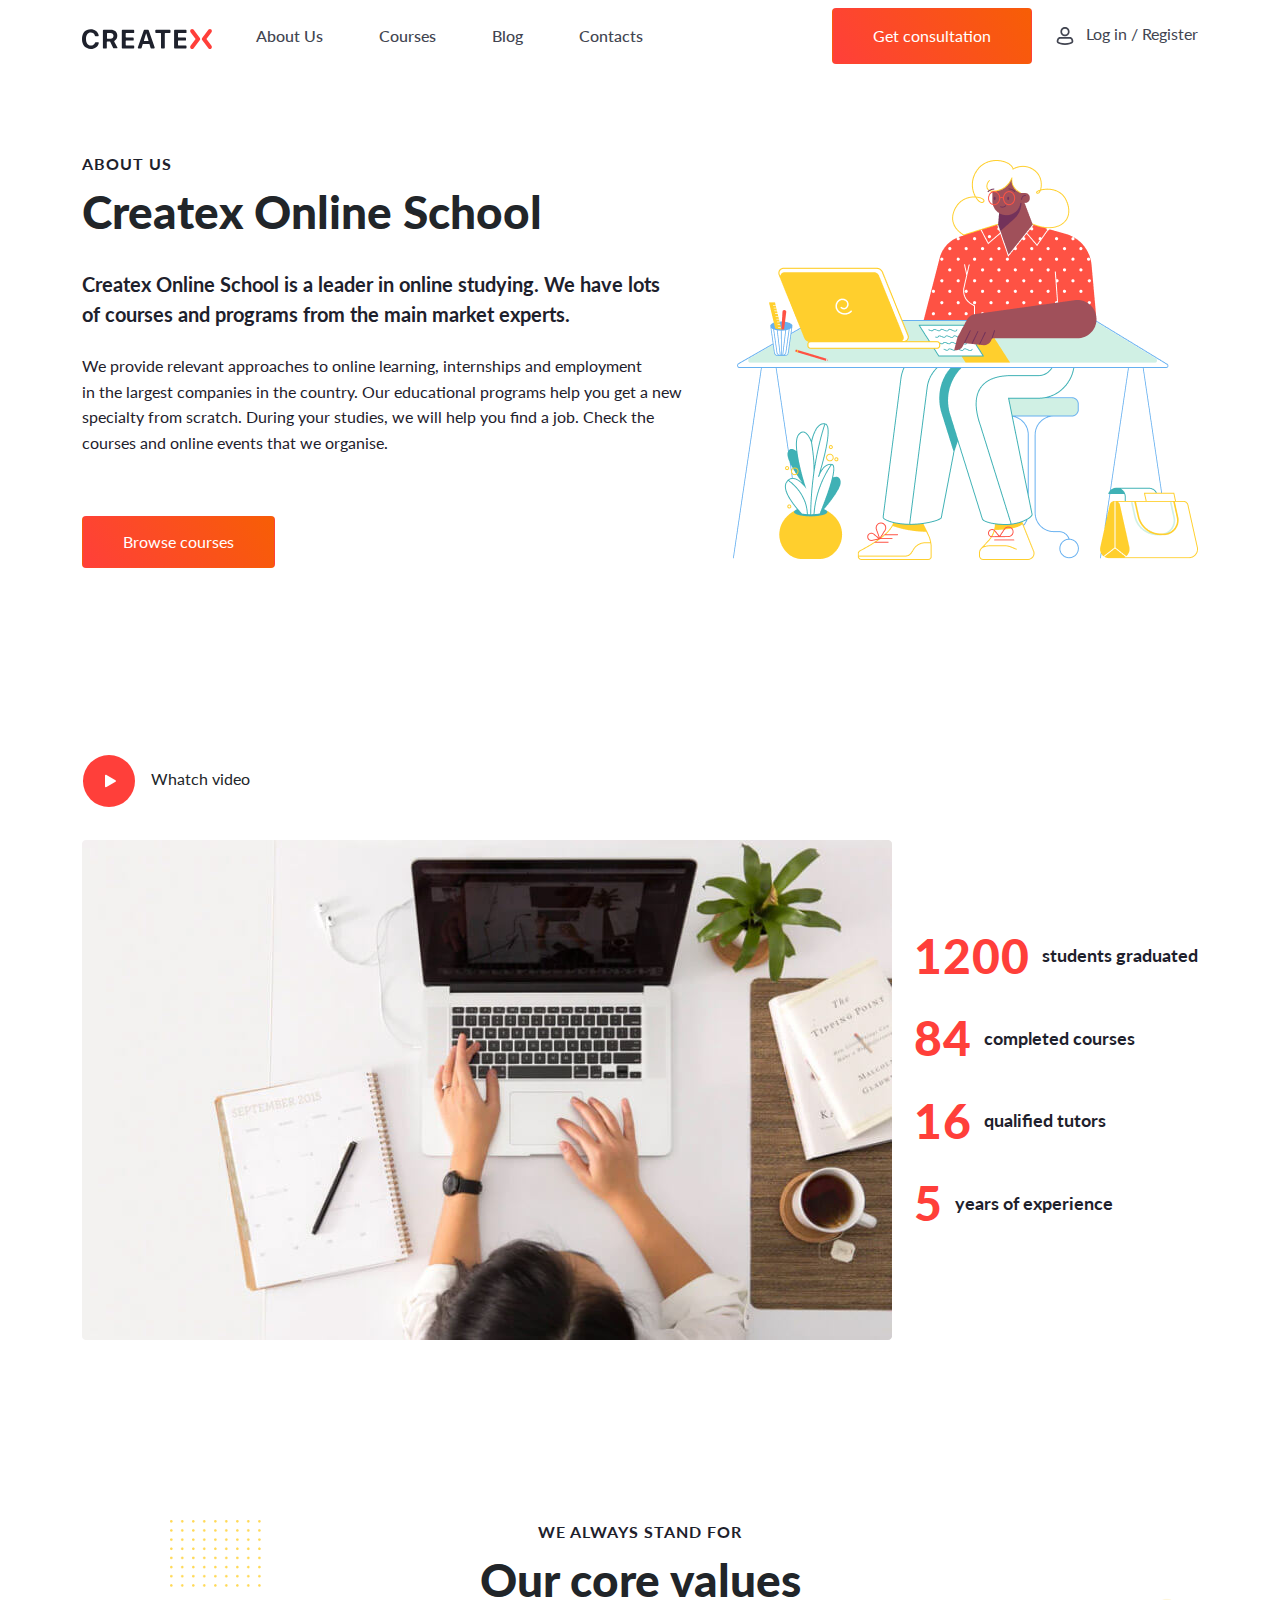
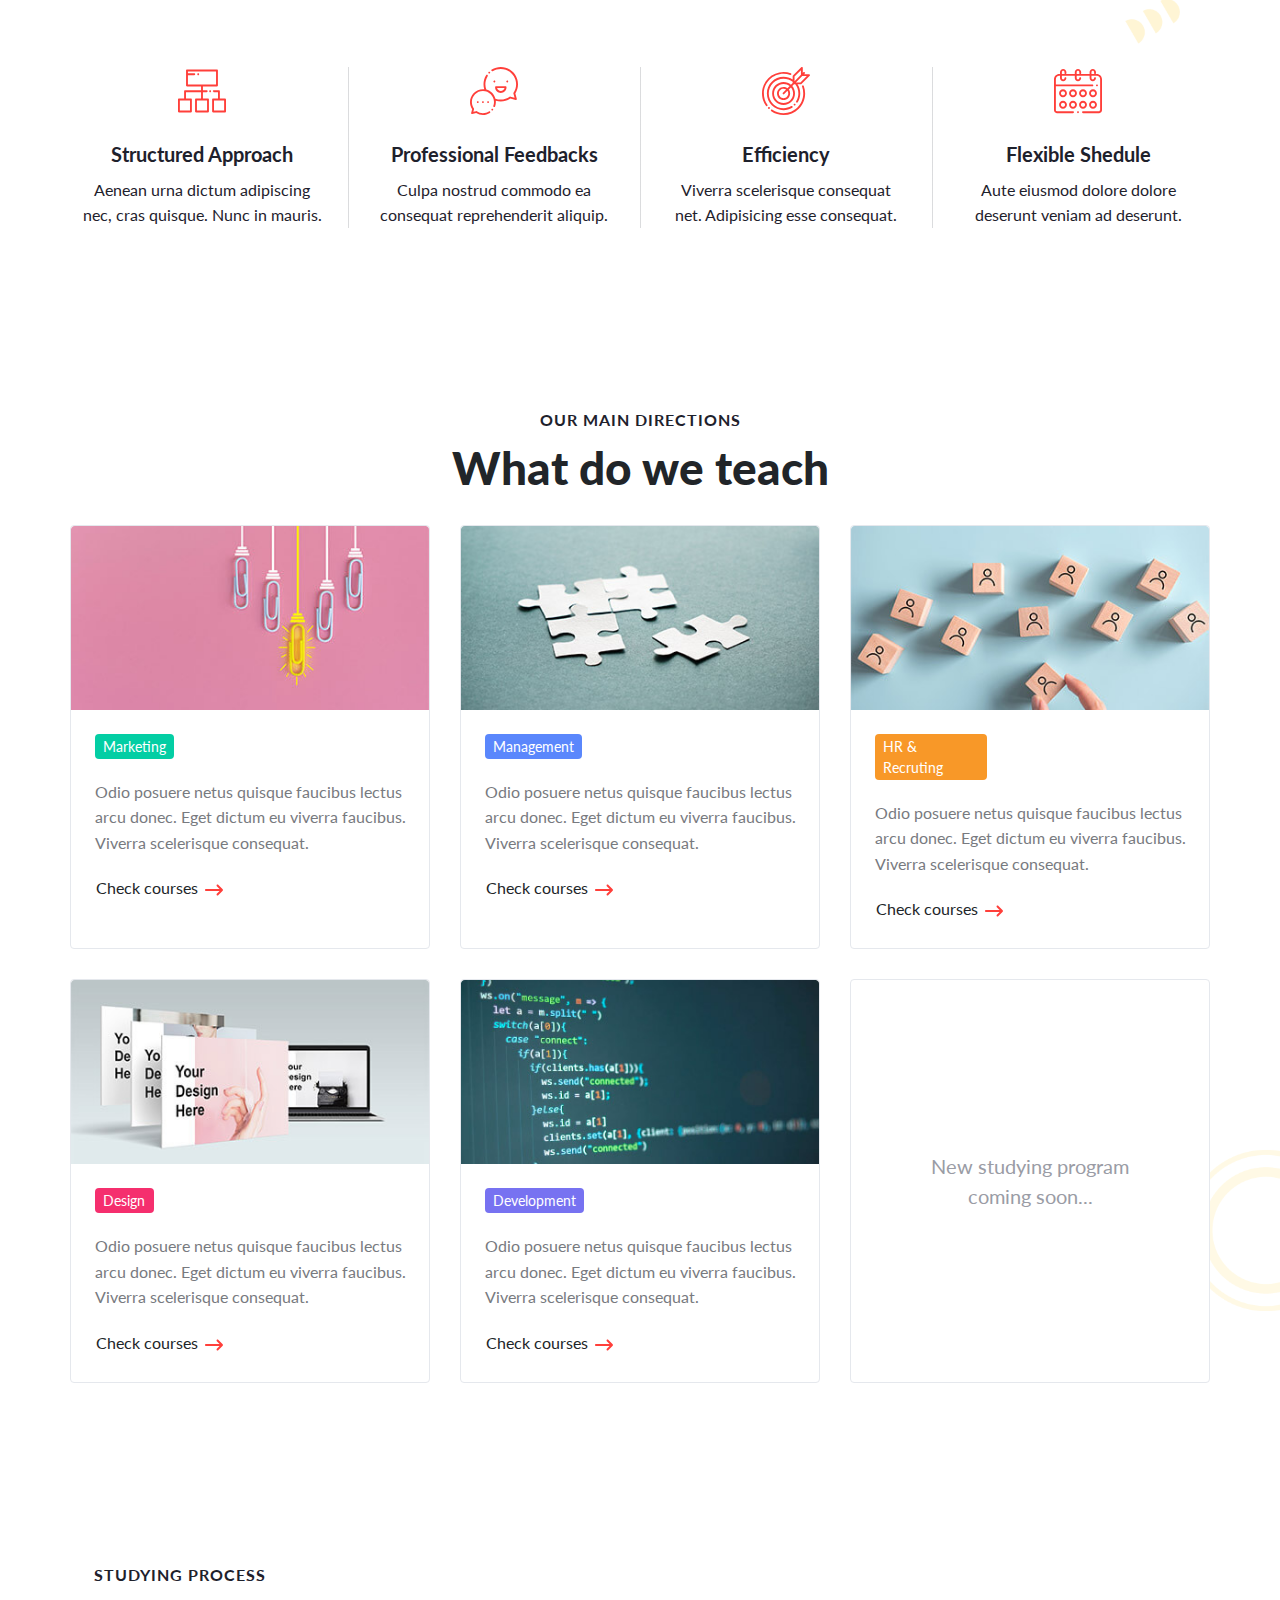
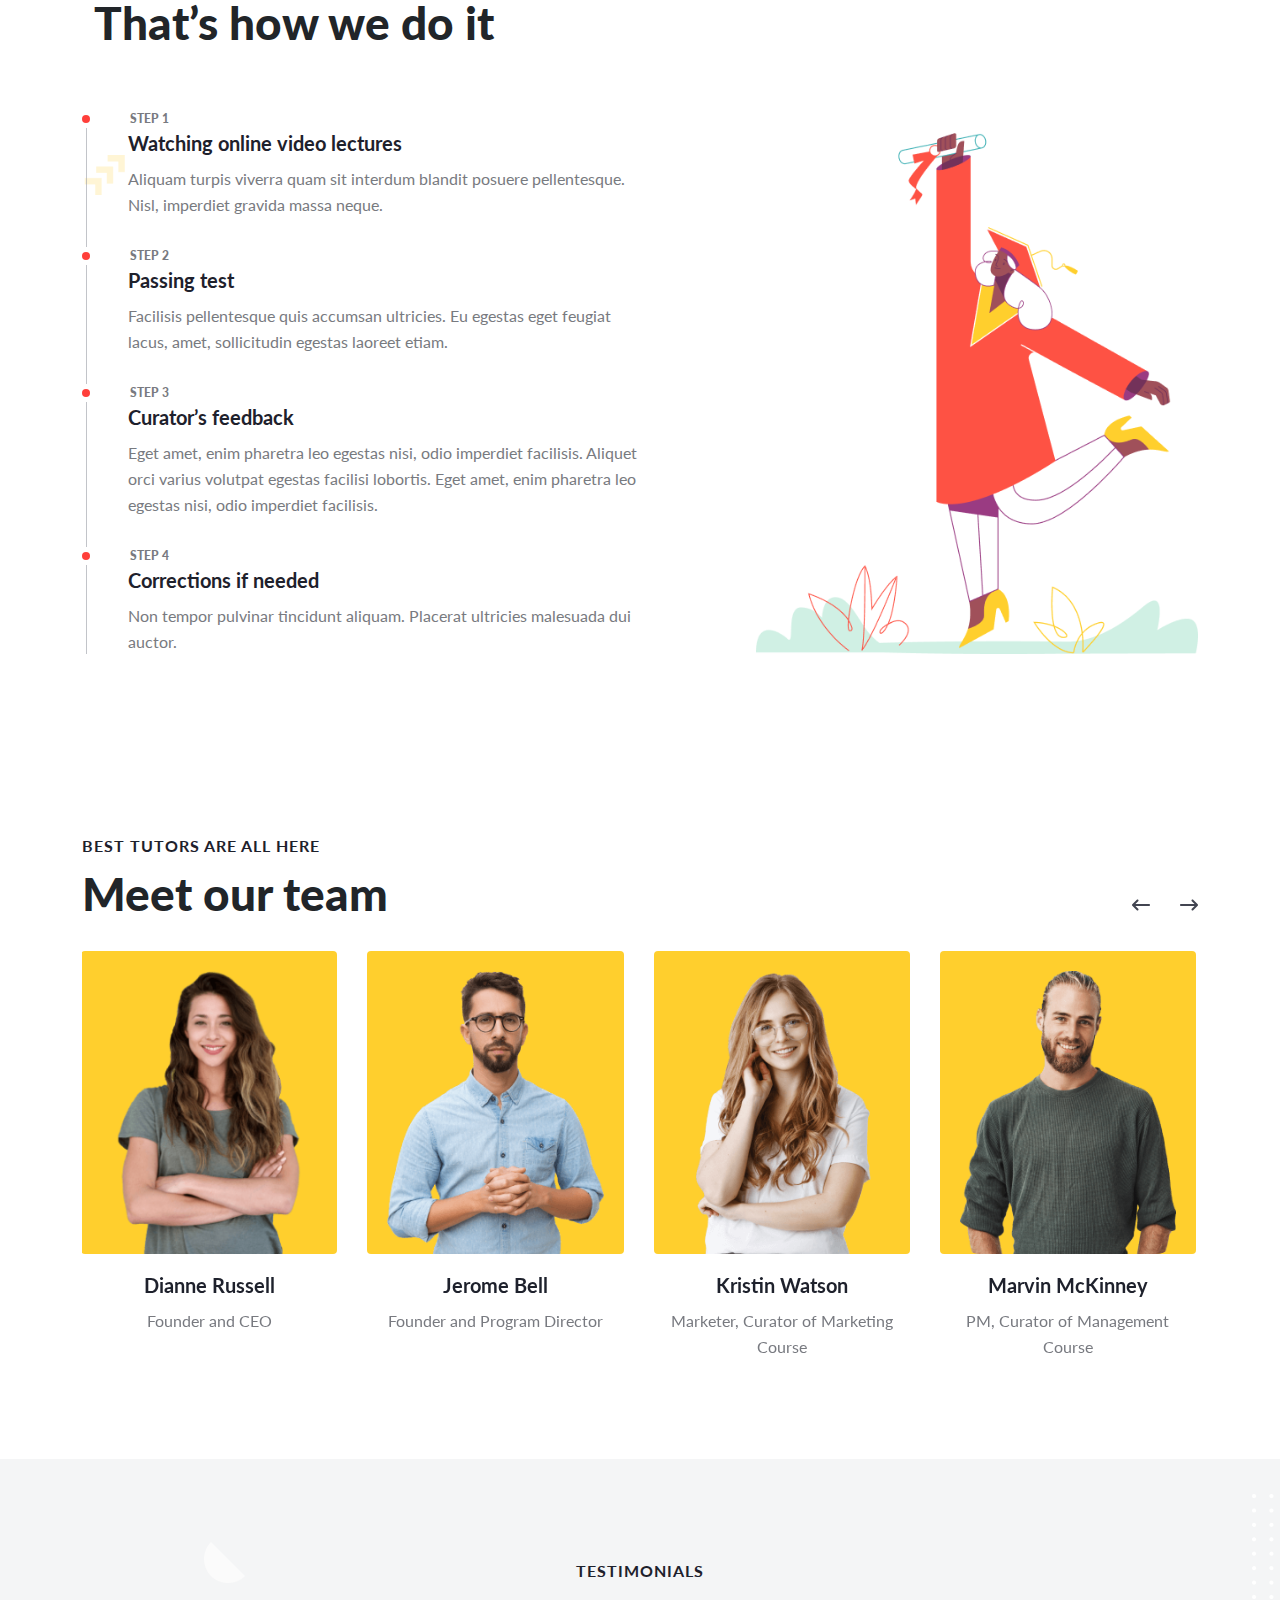
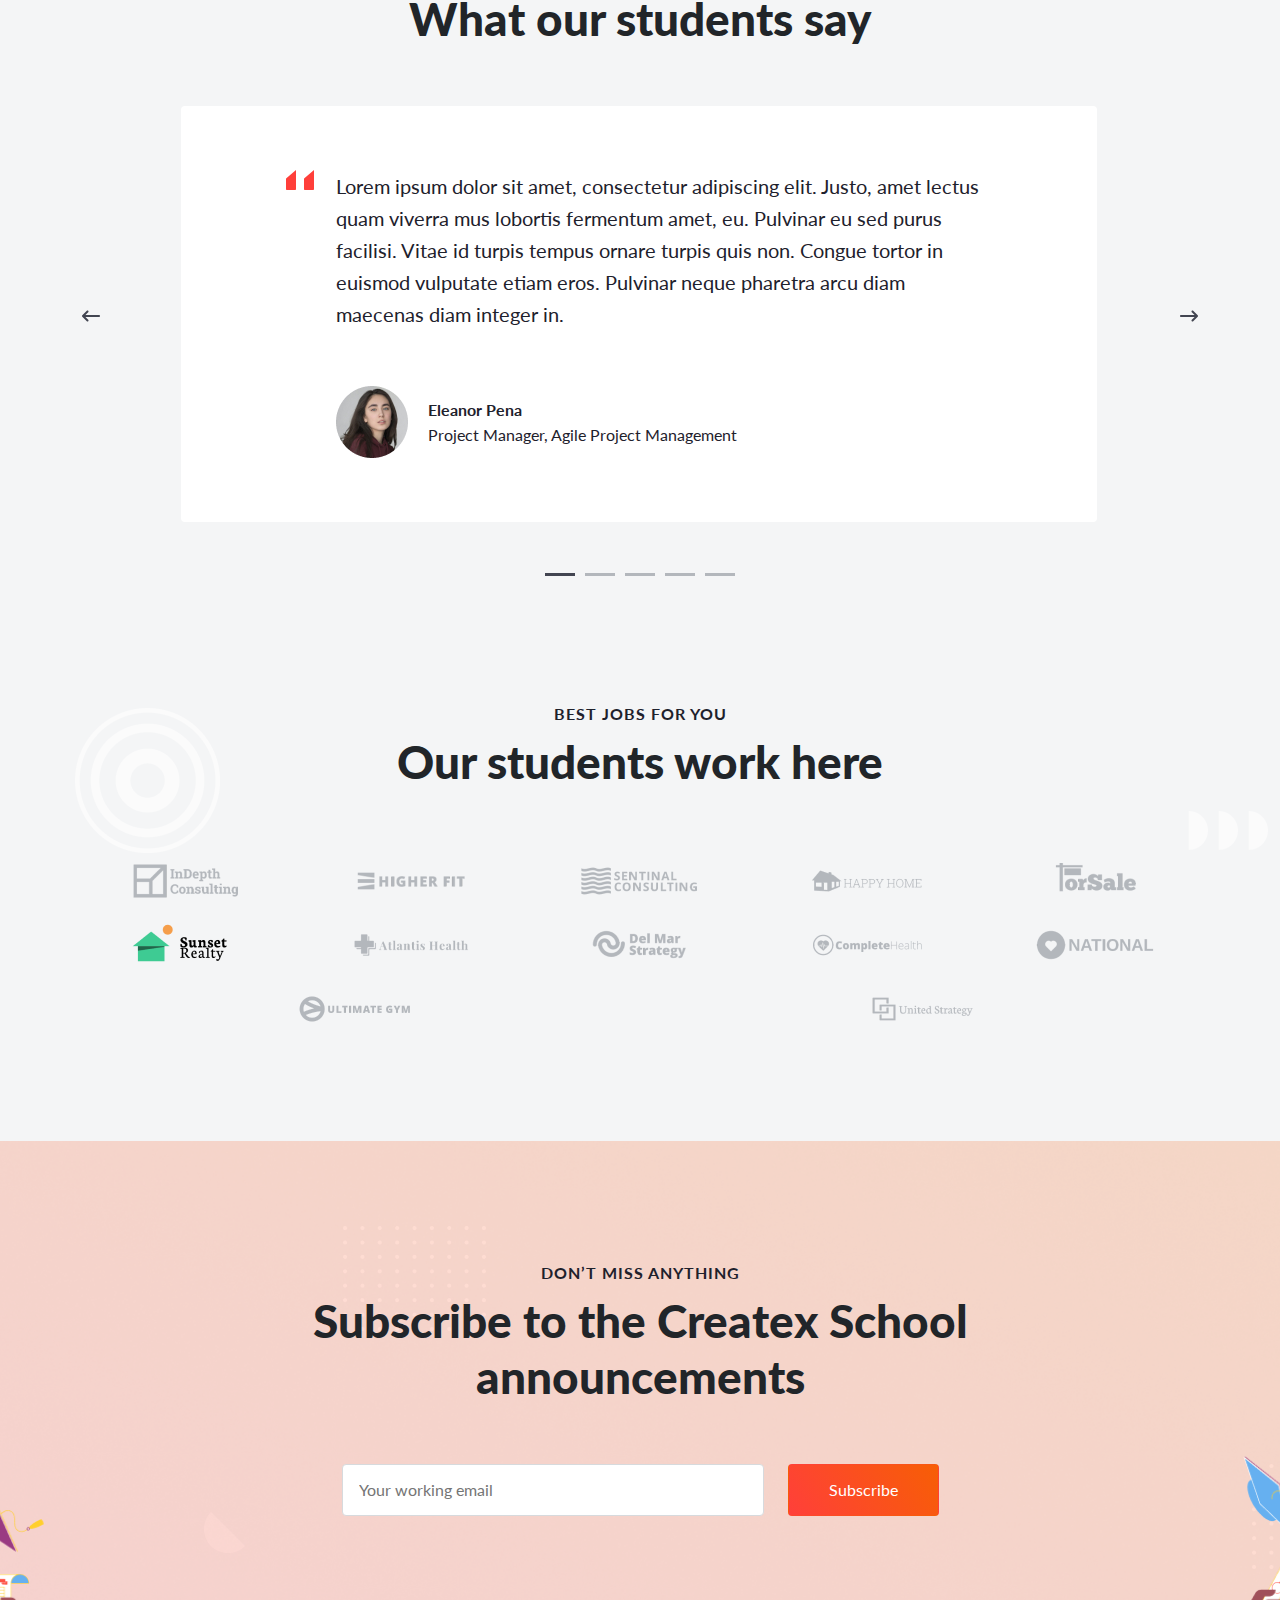
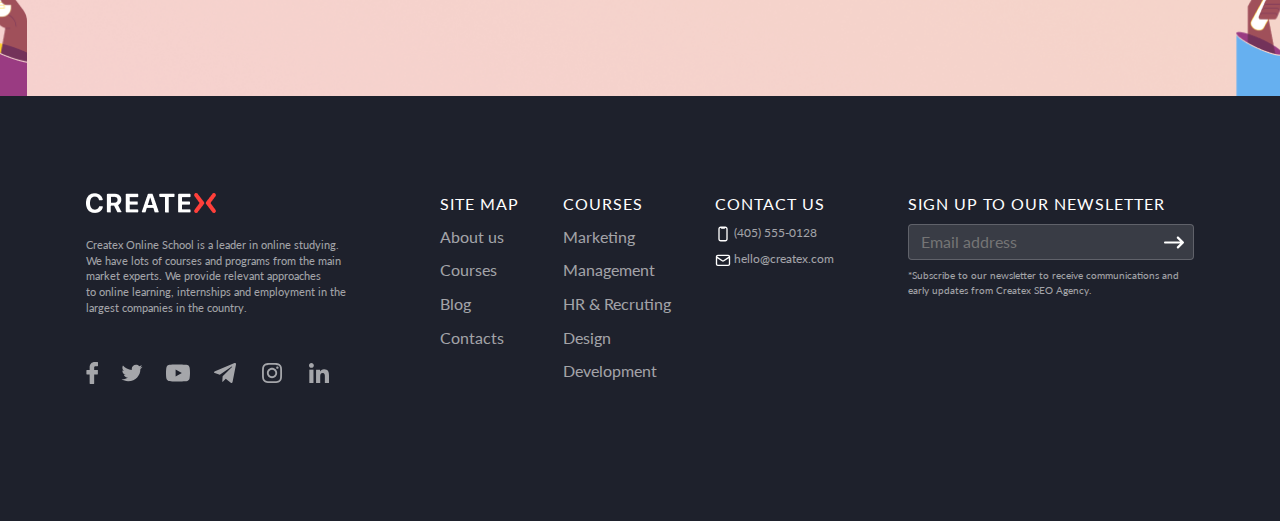
<file: about.html>
<!DOCTYPE html>
<html lang="en">
<head>
    <meta charset="UTF-8">
    <meta name="viewport" content="width=device-width, initial-scale=1.0">
    <title>About us</title>
    <link rel="stylesheet" href="bootstrap.css">
    <link rel="stylesheet" href="custom.css">
    <link rel="stylesheet" href="courses.css">
    <link rel="stylesheet" href="about.css">
    <link rel="preconnect" href="https://fonts.googleapis.com">
<link rel="preconnect" href="https://fonts.gstatic.com" crossorigin>
<link href="https://fonts.googleapis.com/css2?family=Lato:ital,wght@0,100;0,300;0,400;0,700;0,900;1,100;1,300;1,400;1,700;1,900&display=swap" rel="stylesheet">

<script src="https://code.jquery.com/jquery-3.6.0.min.js"></script>

<link rel="stylesheet" href="https://cdnjs.cloudflare.com/ajax/libs/OwlCarousel2/2.3.4/assets/owl.carousel.min.css">
<link rel="stylesheet" href="https://cdnjs.cloudflare.com/ajax/libs/OwlCarousel2/2.3.4/assets/owl.theme.default.min.css">

<script src="https://cdnjs.cloudflare.com/ajax/libs/OwlCarousel2/2.3.4/owl.carousel.min.js"></script>
</head>
<body>
  <nav class="navbar navbar-expand-lg bg-body-tertiary">
    <div class="container">
      <a class="navbar-brand" href="index.html">
        <img src="img/logo.svg" alt="logo">
      </a>
      <div class="d-flex flex-row-reverse">
      <button class="navbar-toggler" type="button" data-bs-toggle="offcanvas" href="#offcanvasExample" role="button" aria-controls="offcanvasExample">
        <img class="burger-img" src="img/menu.png" alt="menu">
      </button>
      <button type="button" class="btn btn-def btn-hidden" data-bs-toggle="modal" data-bs-target="#exampleModal">
        Get consultation
      </button></div>
      <div class="collapse navbar-collapse" id="navbarSupportedContent">
        <ul class="navbar-nav me-auto mb-2 mb-lg-0">
          <li class="nav-item">
            <a class="nav-link" aria-current="page" href="about.html">About Us</a>
          </li>
          <li class="nav-item">
            <a class="nav-link" href="courses.html">Courses</a>
          </li>
          <li class="nav-item">
            <a class="nav-link" href="#">Blog</a>
          </li>
          <li class="nav-item">
            <a class="nav-link" href="#">Contacts</a>
          </li>
        </ul>
        <button type="button" class="btn btn-def" data-bs-toggle="modal" data-bs-target="#exampleModal">
          Get consultation
        </button>
        <div class="">
          <a href="log.html" class="offc-reg-link ms-3">
            <svg class="m-2 icon-black" xmlns="http://www.w3.org/2000/svg" width="18" height="18" viewBox="0 0 18 18" fill="#000">
              <path fill-rule="evenodd" clip-rule="evenodd" d="M9.00019 1.70866C7.38936 1.70866 6.08353 3.0145 6.08353 4.62533C6.08353 6.23616 7.38936 7.54199 9.00019 7.54199C10.611 7.54199 11.9169 6.23616 11.9169 4.62533C11.9169 3.0145 10.611 1.70866 9.00019 1.70866ZM4.41686 4.62533C4.41686 2.09402 6.46889 0.0419922 9.00019 0.0419922C11.5315 0.0419922 13.5835 2.09402 13.5835 4.62533C13.5835 7.15663 11.5315 9.20866 9.00019 9.20866C6.46889 9.20866 4.41686 7.15663 4.41686 4.62533Z" />
              <path fill-rule="evenodd" clip-rule="evenodd" d="M4.08691 11.7087C3.50914 11.7087 3.05755 11.99 2.87424 12.3942C2.62053 12.9536 2.39078 13.6196 2.33656 14.2513C2.31233 14.5337 2.43006 14.7418 2.5923 14.8426C3.44993 15.3753 5.43719 16.292 9.00019 16.292C12.5632 16.292 14.5505 15.3753 15.4081 14.8426C15.5703 14.7418 15.6881 14.5337 15.6638 14.2513C15.6096 13.6196 15.3799 12.9536 15.1261 12.3942C14.9428 11.99 14.4912 11.7087 13.9135 11.7087H4.08691ZM1.35639 11.7058C1.86301 10.5887 2.99428 10.042 4.08691 10.042H13.9135C15.0061 10.042 16.1374 10.5887 16.644 11.7058C16.935 12.3474 17.2472 13.2099 17.3244 14.1088C17.3946 14.9273 17.0544 15.7819 16.2876 16.2583C15.1596 16.959 12.8665 17.9587 9.00019 17.9587C5.13386 17.9587 2.84078 16.959 1.71283 16.2583C0.945947 15.7819 0.605747 14.9273 0.676001 14.1088C0.753149 13.2099 1.0654 12.3474 1.35639 11.7058Z" />
            </svg>
            Log in / Register
          </a>
      </div>
      </div>
    </div>
  </nav>
<!-- OFFCANVAS         -->
<div class="offcanvas offcanvas-start" tabindex="-1" id="offcanvasExample" aria-labelledby="offcanvasExampleLabel">
  <div class="offcanvas-header">
    <h5 class="offcanvas-title" id="offcanvasExampleLabel">Offcanvas</h5>
    <button type="button" class="btn-close" data-bs-dismiss="offcanvas" aria-label="Close"></button>
  </div>
  <div class="offcanvas-body">
      <a class="navbar-brand logo-offc" href="index.html" >
  <img src="img/logo.svg" alt="">
      </a>
      <div class="" id="navbarSupportedContent">
          <ul class="navbar-nav me-auto mb-2 mb-lg-0">
            <li class="nav-item">
              <a class="nav-link nav-link-offc active" aria-current="page" href="#">About Us</a>
            </li>
            <li class="nav-item">
                <a class="nav-link nav-link-offc" href="courses.html">Courses</a>
            </li>
            <li class="nav-item">
              <a class="nav-link nav-link-offc" href="#">Blog</a>
            </li>
            <li class="nav-item">
              <a class="nav-link nav-link-offc" href="#">Contacts</a>
            </li>
          </ul>
        </div>
  </div>
</div>

<!-- MODAL -->
<div class="modal fade p-4" id="exampleModal" tabindex="-1" aria-labelledby="exampleModalLabel" aria-hidden="true">
  <div class="modal-dialog">
    <div class="modal-content">
      <div class="modal-header">
        <h1 class="modal-title fs-5" id="exampleModalLabel">Drop us a line!</h1>
        <button type="button" class="btn-close" data-bs-dismiss="modal" aria-label="Close"></button>
      </div>
      <div class="modal-body">
        <form action="#" class="request-form">
          <div><label for="#request-name">Full name</label>
            <input type="text" id="request-name" placeholder="Your full name" required></div>
            <div><label for="#request-email">Email</label>
            <input type="email" id="request-email" placeholder="Your working email" required></div>
            <div><label for="#request-phone">Phone</label>
            <input type="text" id="request-phone" placeholder="Your phone number" required required oninput="replacer(this)"></div>
            <div><label for="#request-area">Say something</label>
            <textarea name="textarea" id="request-area" placeholder="I want to ask about..." required></textarea></div>
            <input class="btn btn-def btn-reg" type="submit" value="Leave a request">
        </form>
      </div>
    </div>
  </div>
</div>


<!-- ABOUT -->
 <div class="about container">
    <div class="about-text">
        <h6 class="why-podz podz">
            About us
        </h6>
        <h2>Createx Online School</h2>
        <p class="about-bold">
            Createx Online School is a leader in online studying. 
            We have lots of courses and programs from the main market experts.
        </p>
        <p>
            We provide relevant approaches to online learning, internships and employment in the 
            largest companies in the country. Our educational programs help you get a new specialty 
            from scratch. During your studies, we will help you find a job. Check the courses and online events that we organise.
        </p>
        <a class="btn btn-def btn-reg " href="courses.html" role="button">Browse courses</a>
    </div>
    <img src="img/aboutillustration.png" alt="Online school">
 </div>

 <!-- NUMBERS -->
 <div class="about-numbers container">
  <a class="btn about-video" target="_blank" href="https://youtu.be/8JXwev5CpuQ?si=EERwhpzvtBB0bIe9" role="button">
    <img src="img/play.svg" alt="Play">Whatch video</a>
  <div class="about-numbers-cont">
    <div class="img-container"><img src="img/aboutnumbers.png" alt="Our numbers"></div>
    <div>
      <div class="about-number">
        <div>
          1200
        </div>
        <p>students graduated</p>
      </div>
      <div class="about-number">
        <div>
          84
        </div>
        <p>completed courses</p>
      </div>
      <div class="about-number">
        <div>
          16
        </div>
        <p>qualified tutors</p>
      </div>
      <div class="about-number">
        <div>
          5
        </div>
        <p>years of experience</p>
      </div>
    </div>
  </div>
 </div>
<div class="about-background">
 <!-- VALUES -->
 <div class="values container">
  <h6 class="why-podz podz text-center">
    We always stand for
  </h6>
  <h2 class="text-center">Our core values</h2>
  <div class="our-values">
    <div class="value text-center">
      <img src="img/value1.svg" alt="structure">
      <h4>Structured Approach</h4>
      <p>Aenean urna dictum adipiscing nec, cras quisque. Nunc in mauris. </p>
    </div>
    <div class="value-divider">

    </div>
    <div class="value text-center">
      <img src="img/value2.svg" alt="structure">
      <h4>Professional Feedbacks</h4>
      <p>Culpa nostrud commodo ea consequat reprehenderit aliquip. </p>
    </div>
    <div class="value-divider">
      
    </div>
    <div class="value text-center">
      <img src="img/value3.svg" alt="structure">
      <h4>Efficiency</h4>
      <p>Viverra scelerisque consequat net. Adipisicing esse consequat. </p>
    </div>
    <div class="value-divider">
      
    </div>
    <div class="value text-center">
      <img src="img/value4.svg" alt="structure">
      <h4>Flexible Shedule</h4>
      <p>Aute eiusmod dolore dolore deserunt veniam ad deserunt. </p>
    </div>
  </div>
 </div>
 <div class="directions container">
  <h6 class="why-podz podz text-center">
    our main directions
  </h6>
  <h2 class="text-center">What do we teach</h2>
  <div class="all-directions row">
    <div class="col direction" role="button" onclick="window.location.href='courses.html?filter=marketing';">
      <img src="img/dir1.png" alt="marketing">
      <div class="direction-text"><div class="marketing-span">
        Marketing
      </div>
      <p>Odio posuere netus quisque faucibus lectus arcu donec. 
        Eget dictum eu viverra faucibus. Viverra scelerisque consequat.</p>
        <a class="btn direction-link" target="_blank" href="" role="button">
          Check courses <img src="img/right-red.svg" alt="Check"></a>
    </div></div>
    <div class="col direction" role="button" onclick="window.location.href='courses.html?filter=management';">
      <img src="img/dir2.png" alt="management">
      <div class="direction-text"><div class="marketing-span management-span">
        Management
      </div>
      <p>Odio posuere netus quisque faucibus lectus arcu donec. 
        Eget dictum eu viverra faucibus. Viverra scelerisque consequat.</p>
        <a class="btn direction-link" target="_blank" href="" role="button">
          Check courses <img src="img/right-red.svg" alt="Check"></a>
    </div></div>
    <div class="col direction" role="button" onclick="window.location.href='courses.html?filter=hr';">
      <img src="img/dir3.png" alt="hr&recruting">
      <div class="direction-text"><div class="marketing-span hr-span">
        HR & Recruting
      </div>
      <p>Odio posuere netus quisque faucibus lectus arcu donec. 
        Eget dictum eu viverra faucibus. Viverra scelerisque consequat.</p>
        <a class="btn direction-link" target="_blank" href="" role="button">
          Check courses <img src="img/right-red.svg" alt="Check"></a>
    </div></div>
    <div class="col direction" role="button" onclick="window.location.href='courses.html?filter=design';">
      <img src="img/dir4.png" alt="design">
      <div class="direction-text"><div class="marketing-span design-span">
        Design
      </div>
      <p>Odio posuere netus quisque faucibus lectus arcu donec. 
        Eget dictum eu viverra faucibus. Viverra scelerisque consequat.</p>
        <a class="btn direction-link" target="_blank" href="" role="button">
          Check courses <img src="img/right-red.svg" alt="Check"></a>
    </div></div>
    <div class="col direction " role="button" onclick="window.location.href='courses.html?filter=development';">
      <img src="img/dir5.png" alt="marketing">
      <div class="direction-text"><div class="marketing-span development-span">
        Development
      </div>
      <p>Odio posuere netus quisque faucibus lectus arcu donec. 
        Eget dictum eu viverra faucibus. Viverra scelerisque consequat.</p>
        <a class="btn direction-link" target="_blank" href="" role="button">
          Check courses <img src="img/right-red.svg" alt="Check"></a>
    </div></div>
    <div class="col direction dir-empty">
      <p>New studying program coming soon...</p>
    </div>
  </div>
  </div>
  <!-- PROGRESS -->
<div class="about-progress container">
  <div class="about-progress-text">
    <h6 class="why-podz podz">
    Studying process
    </h6>
    <h2>That’s how we do it</h2>
    <div class="row about-progress-line">
      <div class="col-1 about-col-dot">

      </div>
      <div class="col-11 col-progress-step">
        STEP 1
      </div>
    </div>
    <div class="row about-progress-line1">
      <div class="col-1 col-line">

      </div>
      <div class="col-11 col-progress-h">
        <h4>Watching online video lectures</h4>
        <p>Aliquam turpis viverra quam sit interdum blandit posuere pellentesque. Nisl, 
          imperdiet gravida massa neque.</p>
      </div>
    </div>
    <div class="row about-progress-line">
      <div class="col-1 about-col-dot">

      </div>
      <div class="col-11 col-progress-step">
        STEP 2
      </div>
    </div>
    <div class="row about-progress-line1">
      <div class="col-1 col-line">

      </div>
      <div class="col-11 col-progress-h">
        <h4>Passing test</h4>
        <p>Facilisis pellentesque quis accumsan ultricies. 
          Eu egestas eget feugiat lacus, amet, sollicitudin egestas laoreet etiam. </p>
      </div>
    </div>
    <div class="row about-progress-line">
      <div class="col-1 about-col-dot">

      </div>
      <div class="col-11 col-progress-step">
        STEP 3
      </div>
    </div>
    <div class="row about-progress-line1">
      <div class="col-1 col-line">

      </div>
      <div class="col-11 col-progress-h">
        <h4>Curator’s feedback</h4>
        <p>Eget amet, enim pharetra leo egestas nisi, odio imperdiet facilisis. 
          Aliquet orci varius volutpat egestas facilisi lobortis. Eget amet, enim pharetra leo egestas nisi, odio imperdiet facilisis. </p>
      </div>
    </div>
    <div class="row about-progress-line">
      <div class="col-1 about-col-dot">

      </div>
      <div class="col-11 col-progress-step">
        STEP 4
      </div>
    </div>
    <div class="row about-progress-line1">
      <div class="col-1 col-line">

      </div>
      <div class="col-11 col-progress-h last-progress-h">
        <h4>Corrections if needed</h4>
        <p>Non tempor pulvinar tincidunt aliquam. Placerat ultricies malesuada dui auctor. </p>
      </div>
    </div>
</div>
<img src="img/progressillustration.png" alt="Do it!">
</div>
</div>
<div class="container">
  <h6 class="why-podz podz">
      Best tutors are all here
  </h6>
  <h2 class="meet-h">Meet our team</h2>
  <div class="owl-carousel slide-one">
      <div class="card-owl">
          <!-- CARD1 -->
        <div class="carousel-photo"><img src="img/team/image.png" alt="man" style="border-radius: 20px;">
          <div class="carousel-icons">
              <svg class="carousel-icon" xmlns="http://www.w3.org/2000/svg" width="20" height="20" viewBox="0 0 20 20" fill="none">
                  <g opacity="1">
                    <path d="M14.6359 0.837799L12.3215 0.833984C9.72134 0.833984 8.04102 2.60489 8.04102 5.34584V7.42611H5.71401C5.51293 7.42611 5.3501 7.59357 5.3501 7.80013V10.8142C5.3501 11.0208 5.51312 11.188 5.71401 11.188H8.04102V18.7935C8.04102 19 8.20386 19.1673 8.40494 19.1673H11.441C11.6421 19.1673 11.8049 18.9999 11.8049 18.7935V11.188H14.5258C14.7268 11.188 14.8897 11.0208 14.8897 10.8142L14.8908 7.80013C14.8908 7.70095 14.8524 7.60597 14.7842 7.53578C14.7161 7.46559 14.6232 7.42611 14.5267 7.42611H11.8049V5.66264C11.8049 4.81505 12.0016 4.38476 13.0764 4.38476L14.6355 4.38419C14.8364 4.38419 14.9992 4.21673 14.9992 4.01037V1.21163C14.9992 1.00545 14.8366 0.83818 14.6359 0.837799Z" fill="white"/>
                  </g>
                </svg>
              <svg class="carousel-icon" xmlns="http://www.w3.org/2000/svg" width="20" height="20" viewBox="0 0 20 20" fill="none">
                  <g opacity="1">
                    <path d="M18.3169 6.56606C18.2778 5.6805 18.1346 5.07168 17.9295 4.54413C17.7178 3.98415 17.3923 3.4828 16.9657 3.06603C16.5489 2.64277 16.0443 2.31388 15.4908 2.10555C14.9602 1.90041 14.3545 1.7572 13.469 1.71816C12.5768 1.67581 12.2936 1.66602 10.0308 1.66602C7.76794 1.66602 7.48471 1.67581 6.59584 1.71485C5.71028 1.7539 5.10146 1.89723 4.57404 2.10225C4.01393 2.31388 3.51258 2.63946 3.09581 3.06603C2.67255 3.4828 2.34379 3.98746 2.13534 4.54095C1.9302 5.07168 1.78699 5.67719 1.74795 6.56275C1.70559 7.45493 1.6958 7.73816 1.6958 10.001C1.6958 12.2638 1.70559 12.547 1.74464 13.4359C1.78368 14.3215 1.92702 14.9303 2.13216 15.4578C2.34379 16.0178 2.67255 16.5191 3.09581 16.9359C3.51258 17.3592 4.01724 17.6881 4.57073 17.8964C5.10146 18.1015 5.70697 18.2447 6.59266 18.2838C7.4814 18.323 7.76476 18.3326 10.0276 18.3326C12.2904 18.3326 12.5736 18.323 13.4625 18.2838C14.348 18.2447 14.9569 18.1015 15.4843 17.8964C16.6044 17.4633 17.4899 16.5778 17.923 15.4578C18.128 14.9271 18.2713 14.3215 18.3104 13.4359C18.3494 12.547 18.3592 12.2638 18.3592 10.001C18.3592 7.73816 18.3559 7.45493 18.3169 6.56606ZM16.816 13.3708C16.7801 14.1847 16.6434 14.6243 16.5295 14.9173C16.2494 15.6434 15.6731 16.2196 14.9471 16.4997C14.654 16.6136 14.2113 16.7504 13.4005 16.7861C12.5215 16.8253 12.2578 16.8349 10.0341 16.8349C7.81029 16.8349 7.54334 16.8253 6.66744 16.7861C5.85348 16.7504 5.41394 16.6136 5.12092 16.4997C4.7596 16.3661 4.43071 16.1545 4.16375 15.8778C3.88701 15.6075 3.67538 15.2819 3.54184 14.9206C3.42788 14.6276 3.29116 14.1847 3.25542 13.3741C3.21625 12.495 3.20659 12.2312 3.20659 10.0075C3.20659 7.7837 3.21625 7.51674 3.25542 6.64097C3.29116 5.82701 3.42788 5.38747 3.54184 5.09444C3.67538 4.733 3.88701 4.40423 4.16706 4.13715C4.43719 3.8604 4.76278 3.64877 5.12423 3.51536C5.41725 3.40141 5.8601 3.26469 6.67075 3.22882C7.54983 3.18978 7.8136 3.17998 10.0372 3.17998C12.2643 3.17998 12.528 3.18978 13.4039 3.22882C14.2178 3.26469 14.6573 3.40141 14.9504 3.51536C15.3117 3.64877 15.6406 3.8604 15.9075 4.13715C16.1843 4.40741 16.3959 4.733 16.5295 5.09444C16.6434 5.38747 16.7801 5.83019 16.816 6.64097C16.855 7.52005 16.8648 7.7837 16.8648 10.0075C16.8648 12.2312 16.855 12.4917 16.816 13.3708Z" fill="white"/>
                    <path d="M10.0307 5.71954C7.66708 5.71954 5.74931 7.63719 5.74931 10.001C5.74931 12.3648 7.66708 14.2824 10.0307 14.2824C12.3945 14.2824 14.3122 12.3648 14.3122 10.001C14.3122 7.63719 12.3945 5.71954 10.0307 5.71954ZM10.0307 12.7782C8.49732 12.7782 7.25349 11.5345 7.25349 10.001C7.25349 8.46743 8.49732 7.22372 10.0307 7.22372C11.5643 7.22372 12.808 8.46743 12.808 10.001C12.808 11.5345 11.5643 12.7782 10.0307 12.7782Z" fill="white"/>
                    <path d="M15.4811 5.55027C15.4811 6.10223 15.0336 6.54979 14.4815 6.54979C13.9295 6.54979 13.482 6.10223 13.482 5.55027C13.482 4.99817 13.9295 4.55074 14.4815 4.55074C15.0336 4.55074 15.4811 4.99817 15.4811 5.55027Z" fill="white"/>
                  </g>
              </svg>
              <svg class="carousel-icon" xmlns="http://www.w3.org/2000/svg" width="20" height="20" viewBox="0 0 20 20" fill="none">
                  <path d="M18.329 18.3327L18.3332 18.332V12.2195C18.3332 9.22921 17.6894 6.92574 14.1936 6.92574C12.513 6.92574 11.3853 7.84796 10.9248 8.72227H10.8762V7.2049H7.56163V18.332H11.013V12.8223C11.013 11.3716 11.288 9.9688 13.0846 9.9688C14.8547 9.9688 14.8811 11.6244 14.8811 12.9153V18.3327H18.329Z" fill="white"/>
                  <path d="M1.9415 7.2056H5.39706V18.3327H1.9415V7.2056Z" fill="white"/>
                  <path d="M3.66789 1.66602C2.56303 1.66602 1.6665 2.56254 1.6665 3.6674C1.6665 4.77227 2.56303 5.68754 3.66789 5.68754C4.77275 5.68754 5.66928 4.77227 5.66928 3.6674C5.66859 2.56254 4.77206 1.66602 3.66789 1.66602Z" fill="white"/>
                </svg>
          </div>
      </div>
          <h4 class="card-name text-center">Dianne Russell</h3>
          <p class="text-center team-p">Founder and CEO</p>
      </div>
      <!-- CARD2 -->
      <div class="card-owl">
          <div class="carousel-photo"><img src="img/team/car2.png" alt="man" style="border-radius: 20px;">
            <div class="carousel-icons">
                <svg class="carousel-icon" xmlns="http://www.w3.org/2000/svg" width="20" height="20" viewBox="0 0 20 20" fill="none">
                    <g opacity="1">
                      <path d="M14.6359 0.837799L12.3215 0.833984C9.72134 0.833984 8.04102 2.60489 8.04102 5.34584V7.42611H5.71401C5.51293 7.42611 5.3501 7.59357 5.3501 7.80013V10.8142C5.3501 11.0208 5.51312 11.188 5.71401 11.188H8.04102V18.7935C8.04102 19 8.20386 19.1673 8.40494 19.1673H11.441C11.6421 19.1673 11.8049 18.9999 11.8049 18.7935V11.188H14.5258C14.7268 11.188 14.8897 11.0208 14.8897 10.8142L14.8908 7.80013C14.8908 7.70095 14.8524 7.60597 14.7842 7.53578C14.7161 7.46559 14.6232 7.42611 14.5267 7.42611H11.8049V5.66264C11.8049 4.81505 12.0016 4.38476 13.0764 4.38476L14.6355 4.38419C14.8364 4.38419 14.9992 4.21673 14.9992 4.01037V1.21163C14.9992 1.00545 14.8366 0.83818 14.6359 0.837799Z" fill="white"/>
                    </g>
                  </svg>
                <svg class="carousel-icon" xmlns="http://www.w3.org/2000/svg" width="20" height="20" viewBox="0 0 20 20" fill="none">
                    <g opacity="1">
                      <path d="M18.3169 6.56606C18.2778 5.6805 18.1346 5.07168 17.9295 4.54413C17.7178 3.98415 17.3923 3.4828 16.9657 3.06603C16.5489 2.64277 16.0443 2.31388 15.4908 2.10555C14.9602 1.90041 14.3545 1.7572 13.469 1.71816C12.5768 1.67581 12.2936 1.66602 10.0308 1.66602C7.76794 1.66602 7.48471 1.67581 6.59584 1.71485C5.71028 1.7539 5.10146 1.89723 4.57404 2.10225C4.01393 2.31388 3.51258 2.63946 3.09581 3.06603C2.67255 3.4828 2.34379 3.98746 2.13534 4.54095C1.9302 5.07168 1.78699 5.67719 1.74795 6.56275C1.70559 7.45493 1.6958 7.73816 1.6958 10.001C1.6958 12.2638 1.70559 12.547 1.74464 13.4359C1.78368 14.3215 1.92702 14.9303 2.13216 15.4578C2.34379 16.0178 2.67255 16.5191 3.09581 16.9359C3.51258 17.3592 4.01724 17.6881 4.57073 17.8964C5.10146 18.1015 5.70697 18.2447 6.59266 18.2838C7.4814 18.323 7.76476 18.3326 10.0276 18.3326C12.2904 18.3326 12.5736 18.323 13.4625 18.2838C14.348 18.2447 14.9569 18.1015 15.4843 17.8964C16.6044 17.4633 17.4899 16.5778 17.923 15.4578C18.128 14.9271 18.2713 14.3215 18.3104 13.4359C18.3494 12.547 18.3592 12.2638 18.3592 10.001C18.3592 7.73816 18.3559 7.45493 18.3169 6.56606ZM16.816 13.3708C16.7801 14.1847 16.6434 14.6243 16.5295 14.9173C16.2494 15.6434 15.6731 16.2196 14.9471 16.4997C14.654 16.6136 14.2113 16.7504 13.4005 16.7861C12.5215 16.8253 12.2578 16.8349 10.0341 16.8349C7.81029 16.8349 7.54334 16.8253 6.66744 16.7861C5.85348 16.7504 5.41394 16.6136 5.12092 16.4997C4.7596 16.3661 4.43071 16.1545 4.16375 15.8778C3.88701 15.6075 3.67538 15.2819 3.54184 14.9206C3.42788 14.6276 3.29116 14.1847 3.25542 13.3741C3.21625 12.495 3.20659 12.2312 3.20659 10.0075C3.20659 7.7837 3.21625 7.51674 3.25542 6.64097C3.29116 5.82701 3.42788 5.38747 3.54184 5.09444C3.67538 4.733 3.88701 4.40423 4.16706 4.13715C4.43719 3.8604 4.76278 3.64877 5.12423 3.51536C5.41725 3.40141 5.8601 3.26469 6.67075 3.22882C7.54983 3.18978 7.8136 3.17998 10.0372 3.17998C12.2643 3.17998 12.528 3.18978 13.4039 3.22882C14.2178 3.26469 14.6573 3.40141 14.9504 3.51536C15.3117 3.64877 15.6406 3.8604 15.9075 4.13715C16.1843 4.40741 16.3959 4.733 16.5295 5.09444C16.6434 5.38747 16.7801 5.83019 16.816 6.64097C16.855 7.52005 16.8648 7.7837 16.8648 10.0075C16.8648 12.2312 16.855 12.4917 16.816 13.3708Z" fill="white"/>
                      <path d="M10.0307 5.71954C7.66708 5.71954 5.74931 7.63719 5.74931 10.001C5.74931 12.3648 7.66708 14.2824 10.0307 14.2824C12.3945 14.2824 14.3122 12.3648 14.3122 10.001C14.3122 7.63719 12.3945 5.71954 10.0307 5.71954ZM10.0307 12.7782C8.49732 12.7782 7.25349 11.5345 7.25349 10.001C7.25349 8.46743 8.49732 7.22372 10.0307 7.22372C11.5643 7.22372 12.808 8.46743 12.808 10.001C12.808 11.5345 11.5643 12.7782 10.0307 12.7782Z" fill="white"/>
                      <path d="M15.4811 5.55027C15.4811 6.10223 15.0336 6.54979 14.4815 6.54979C13.9295 6.54979 13.482 6.10223 13.482 5.55027C13.482 4.99817 13.9295 4.55074 14.4815 4.55074C15.0336 4.55074 15.4811 4.99817 15.4811 5.55027Z" fill="white"/>
                    </g>
                </svg>
                <svg class="carousel-icon" xmlns="http://www.w3.org/2000/svg" width="20" height="20" viewBox="0 0 20 20" fill="none">
                    <path d="M18.329 18.3327L18.3332 18.332V12.2195C18.3332 9.22921 17.6894 6.92574 14.1936 6.92574C12.513 6.92574 11.3853 7.84796 10.9248 8.72227H10.8762V7.2049H7.56163V18.332H11.013V12.8223C11.013 11.3716 11.288 9.9688 13.0846 9.9688C14.8547 9.9688 14.8811 11.6244 14.8811 12.9153V18.3327H18.329Z" fill="white"/>
                    <path d="M1.9415 7.2056H5.39706V18.3327H1.9415V7.2056Z" fill="white"/>
                    <path d="M3.66789 1.66602C2.56303 1.66602 1.6665 2.56254 1.6665 3.6674C1.6665 4.77227 2.56303 5.68754 3.66789 5.68754C4.77275 5.68754 5.66928 4.77227 5.66928 3.6674C5.66859 2.56254 4.77206 1.66602 3.66789 1.66602Z" fill="white"/>
                  </svg>
            </div>
        </div>
            <h4 class="card-name text-center">Jerome Bell</h3>
            <p class="text-center team-p">Founder and Program Director</p>
        </div>
        <!-- CARD3 -->
        <div class="card-owl">
          <div class="carousel-photo"><img src="img/team/car3.png" alt="man" style="border-radius: 20px;">
            <div class="carousel-icons">
                <svg class="carousel-icon" xmlns="http://www.w3.org/2000/svg" width="20" height="20" viewBox="0 0 20 20" fill="none">
                    <g opacity="1">
                      <path d="M14.6359 0.837799L12.3215 0.833984C9.72134 0.833984 8.04102 2.60489 8.04102 5.34584V7.42611H5.71401C5.51293 7.42611 5.3501 7.59357 5.3501 7.80013V10.8142C5.3501 11.0208 5.51312 11.188 5.71401 11.188H8.04102V18.7935C8.04102 19 8.20386 19.1673 8.40494 19.1673H11.441C11.6421 19.1673 11.8049 18.9999 11.8049 18.7935V11.188H14.5258C14.7268 11.188 14.8897 11.0208 14.8897 10.8142L14.8908 7.80013C14.8908 7.70095 14.8524 7.60597 14.7842 7.53578C14.7161 7.46559 14.6232 7.42611 14.5267 7.42611H11.8049V5.66264C11.8049 4.81505 12.0016 4.38476 13.0764 4.38476L14.6355 4.38419C14.8364 4.38419 14.9992 4.21673 14.9992 4.01037V1.21163C14.9992 1.00545 14.8366 0.83818 14.6359 0.837799Z" fill="white"/>
                    </g>
                  </svg>
                <svg class="carousel-icon" xmlns="http://www.w3.org/2000/svg" width="20" height="20" viewBox="0 0 20 20" fill="none">
                    <g opacity="1">
                      <path d="M18.3169 6.56606C18.2778 5.6805 18.1346 5.07168 17.9295 4.54413C17.7178 3.98415 17.3923 3.4828 16.9657 3.06603C16.5489 2.64277 16.0443 2.31388 15.4908 2.10555C14.9602 1.90041 14.3545 1.7572 13.469 1.71816C12.5768 1.67581 12.2936 1.66602 10.0308 1.66602C7.76794 1.66602 7.48471 1.67581 6.59584 1.71485C5.71028 1.7539 5.10146 1.89723 4.57404 2.10225C4.01393 2.31388 3.51258 2.63946 3.09581 3.06603C2.67255 3.4828 2.34379 3.98746 2.13534 4.54095C1.9302 5.07168 1.78699 5.67719 1.74795 6.56275C1.70559 7.45493 1.6958 7.73816 1.6958 10.001C1.6958 12.2638 1.70559 12.547 1.74464 13.4359C1.78368 14.3215 1.92702 14.9303 2.13216 15.4578C2.34379 16.0178 2.67255 16.5191 3.09581 16.9359C3.51258 17.3592 4.01724 17.6881 4.57073 17.8964C5.10146 18.1015 5.70697 18.2447 6.59266 18.2838C7.4814 18.323 7.76476 18.3326 10.0276 18.3326C12.2904 18.3326 12.5736 18.323 13.4625 18.2838C14.348 18.2447 14.9569 18.1015 15.4843 17.8964C16.6044 17.4633 17.4899 16.5778 17.923 15.4578C18.128 14.9271 18.2713 14.3215 18.3104 13.4359C18.3494 12.547 18.3592 12.2638 18.3592 10.001C18.3592 7.73816 18.3559 7.45493 18.3169 6.56606ZM16.816 13.3708C16.7801 14.1847 16.6434 14.6243 16.5295 14.9173C16.2494 15.6434 15.6731 16.2196 14.9471 16.4997C14.654 16.6136 14.2113 16.7504 13.4005 16.7861C12.5215 16.8253 12.2578 16.8349 10.0341 16.8349C7.81029 16.8349 7.54334 16.8253 6.66744 16.7861C5.85348 16.7504 5.41394 16.6136 5.12092 16.4997C4.7596 16.3661 4.43071 16.1545 4.16375 15.8778C3.88701 15.6075 3.67538 15.2819 3.54184 14.9206C3.42788 14.6276 3.29116 14.1847 3.25542 13.3741C3.21625 12.495 3.20659 12.2312 3.20659 10.0075C3.20659 7.7837 3.21625 7.51674 3.25542 6.64097C3.29116 5.82701 3.42788 5.38747 3.54184 5.09444C3.67538 4.733 3.88701 4.40423 4.16706 4.13715C4.43719 3.8604 4.76278 3.64877 5.12423 3.51536C5.41725 3.40141 5.8601 3.26469 6.67075 3.22882C7.54983 3.18978 7.8136 3.17998 10.0372 3.17998C12.2643 3.17998 12.528 3.18978 13.4039 3.22882C14.2178 3.26469 14.6573 3.40141 14.9504 3.51536C15.3117 3.64877 15.6406 3.8604 15.9075 4.13715C16.1843 4.40741 16.3959 4.733 16.5295 5.09444C16.6434 5.38747 16.7801 5.83019 16.816 6.64097C16.855 7.52005 16.8648 7.7837 16.8648 10.0075C16.8648 12.2312 16.855 12.4917 16.816 13.3708Z" fill="white"/>
                      <path d="M10.0307 5.71954C7.66708 5.71954 5.74931 7.63719 5.74931 10.001C5.74931 12.3648 7.66708 14.2824 10.0307 14.2824C12.3945 14.2824 14.3122 12.3648 14.3122 10.001C14.3122 7.63719 12.3945 5.71954 10.0307 5.71954ZM10.0307 12.7782C8.49732 12.7782 7.25349 11.5345 7.25349 10.001C7.25349 8.46743 8.49732 7.22372 10.0307 7.22372C11.5643 7.22372 12.808 8.46743 12.808 10.001C12.808 11.5345 11.5643 12.7782 10.0307 12.7782Z" fill="white"/>
                      <path d="M15.4811 5.55027C15.4811 6.10223 15.0336 6.54979 14.4815 6.54979C13.9295 6.54979 13.482 6.10223 13.482 5.55027C13.482 4.99817 13.9295 4.55074 14.4815 4.55074C15.0336 4.55074 15.4811 4.99817 15.4811 5.55027Z" fill="white"/>
                    </g>
                </svg>
                <svg class="carousel-icon" xmlns="http://www.w3.org/2000/svg" width="20" height="20" viewBox="0 0 20 20" fill="none">
                    <path d="M18.329 18.3327L18.3332 18.332V12.2195C18.3332 9.22921 17.6894 6.92574 14.1936 6.92574C12.513 6.92574 11.3853 7.84796 10.9248 8.72227H10.8762V7.2049H7.56163V18.332H11.013V12.8223C11.013 11.3716 11.288 9.9688 13.0846 9.9688C14.8547 9.9688 14.8811 11.6244 14.8811 12.9153V18.3327H18.329Z" fill="white"/>
                    <path d="M1.9415 7.2056H5.39706V18.3327H1.9415V7.2056Z" fill="white"/>
                    <path d="M3.66789 1.66602C2.56303 1.66602 1.6665 2.56254 1.6665 3.6674C1.6665 4.77227 2.56303 5.68754 3.66789 5.68754C4.77275 5.68754 5.66928 4.77227 5.66928 3.6674C5.66859 2.56254 4.77206 1.66602 3.66789 1.66602Z" fill="white"/>
                  </svg>
            </div>
        </div>
            <h4 class="card-name text-center">Kristin Watson</h3>
            <p class="text-center team-p">Marketer, Curator of Marketing Course</p>
        </div>
        <!-- CARD4 -->
        <div class="card-owl">
          <div class="carousel-photo"><img src="img/team/car4.png" alt="man" style="border-radius: 20px;">
            <div class="carousel-icons">
                <svg class="carousel-icon" xmlns="http://www.w3.org/2000/svg" width="20" height="20" viewBox="0 0 20 20" fill="none">
                    <g opacity="1">
                      <path d="M14.6359 0.837799L12.3215 0.833984C9.72134 0.833984 8.04102 2.60489 8.04102 5.34584V7.42611H5.71401C5.51293 7.42611 5.3501 7.59357 5.3501 7.80013V10.8142C5.3501 11.0208 5.51312 11.188 5.71401 11.188H8.04102V18.7935C8.04102 19 8.20386 19.1673 8.40494 19.1673H11.441C11.6421 19.1673 11.8049 18.9999 11.8049 18.7935V11.188H14.5258C14.7268 11.188 14.8897 11.0208 14.8897 10.8142L14.8908 7.80013C14.8908 7.70095 14.8524 7.60597 14.7842 7.53578C14.7161 7.46559 14.6232 7.42611 14.5267 7.42611H11.8049V5.66264C11.8049 4.81505 12.0016 4.38476 13.0764 4.38476L14.6355 4.38419C14.8364 4.38419 14.9992 4.21673 14.9992 4.01037V1.21163C14.9992 1.00545 14.8366 0.83818 14.6359 0.837799Z" fill="white"/>
                    </g>
                  </svg>
                <svg class="carousel-icon" xmlns="http://www.w3.org/2000/svg" width="20" height="20" viewBox="0 0 20 20" fill="none">
                    <g opacity="1">
                      <path d="M18.3169 6.56606C18.2778 5.6805 18.1346 5.07168 17.9295 4.54413C17.7178 3.98415 17.3923 3.4828 16.9657 3.06603C16.5489 2.64277 16.0443 2.31388 15.4908 2.10555C14.9602 1.90041 14.3545 1.7572 13.469 1.71816C12.5768 1.67581 12.2936 1.66602 10.0308 1.66602C7.76794 1.66602 7.48471 1.67581 6.59584 1.71485C5.71028 1.7539 5.10146 1.89723 4.57404 2.10225C4.01393 2.31388 3.51258 2.63946 3.09581 3.06603C2.67255 3.4828 2.34379 3.98746 2.13534 4.54095C1.9302 5.07168 1.78699 5.67719 1.74795 6.56275C1.70559 7.45493 1.6958 7.73816 1.6958 10.001C1.6958 12.2638 1.70559 12.547 1.74464 13.4359C1.78368 14.3215 1.92702 14.9303 2.13216 15.4578C2.34379 16.0178 2.67255 16.5191 3.09581 16.9359C3.51258 17.3592 4.01724 17.6881 4.57073 17.8964C5.10146 18.1015 5.70697 18.2447 6.59266 18.2838C7.4814 18.323 7.76476 18.3326 10.0276 18.3326C12.2904 18.3326 12.5736 18.323 13.4625 18.2838C14.348 18.2447 14.9569 18.1015 15.4843 17.8964C16.6044 17.4633 17.4899 16.5778 17.923 15.4578C18.128 14.9271 18.2713 14.3215 18.3104 13.4359C18.3494 12.547 18.3592 12.2638 18.3592 10.001C18.3592 7.73816 18.3559 7.45493 18.3169 6.56606ZM16.816 13.3708C16.7801 14.1847 16.6434 14.6243 16.5295 14.9173C16.2494 15.6434 15.6731 16.2196 14.9471 16.4997C14.654 16.6136 14.2113 16.7504 13.4005 16.7861C12.5215 16.8253 12.2578 16.8349 10.0341 16.8349C7.81029 16.8349 7.54334 16.8253 6.66744 16.7861C5.85348 16.7504 5.41394 16.6136 5.12092 16.4997C4.7596 16.3661 4.43071 16.1545 4.16375 15.8778C3.88701 15.6075 3.67538 15.2819 3.54184 14.9206C3.42788 14.6276 3.29116 14.1847 3.25542 13.3741C3.21625 12.495 3.20659 12.2312 3.20659 10.0075C3.20659 7.7837 3.21625 7.51674 3.25542 6.64097C3.29116 5.82701 3.42788 5.38747 3.54184 5.09444C3.67538 4.733 3.88701 4.40423 4.16706 4.13715C4.43719 3.8604 4.76278 3.64877 5.12423 3.51536C5.41725 3.40141 5.8601 3.26469 6.67075 3.22882C7.54983 3.18978 7.8136 3.17998 10.0372 3.17998C12.2643 3.17998 12.528 3.18978 13.4039 3.22882C14.2178 3.26469 14.6573 3.40141 14.9504 3.51536C15.3117 3.64877 15.6406 3.8604 15.9075 4.13715C16.1843 4.40741 16.3959 4.733 16.5295 5.09444C16.6434 5.38747 16.7801 5.83019 16.816 6.64097C16.855 7.52005 16.8648 7.7837 16.8648 10.0075C16.8648 12.2312 16.855 12.4917 16.816 13.3708Z" fill="white"/>
                      <path d="M10.0307 5.71954C7.66708 5.71954 5.74931 7.63719 5.74931 10.001C5.74931 12.3648 7.66708 14.2824 10.0307 14.2824C12.3945 14.2824 14.3122 12.3648 14.3122 10.001C14.3122 7.63719 12.3945 5.71954 10.0307 5.71954ZM10.0307 12.7782C8.49732 12.7782 7.25349 11.5345 7.25349 10.001C7.25349 8.46743 8.49732 7.22372 10.0307 7.22372C11.5643 7.22372 12.808 8.46743 12.808 10.001C12.808 11.5345 11.5643 12.7782 10.0307 12.7782Z" fill="white"/>
                      <path d="M15.4811 5.55027C15.4811 6.10223 15.0336 6.54979 14.4815 6.54979C13.9295 6.54979 13.482 6.10223 13.482 5.55027C13.482 4.99817 13.9295 4.55074 14.4815 4.55074C15.0336 4.55074 15.4811 4.99817 15.4811 5.55027Z" fill="white"/>
                    </g>
                </svg>
                <svg class="carousel-icon" xmlns="http://www.w3.org/2000/svg" width="20" height="20" viewBox="0 0 20 20" fill="none">
                    <path d="M18.329 18.3327L18.3332 18.332V12.2195C18.3332 9.22921 17.6894 6.92574 14.1936 6.92574C12.513 6.92574 11.3853 7.84796 10.9248 8.72227H10.8762V7.2049H7.56163V18.332H11.013V12.8223C11.013 11.3716 11.288 9.9688 13.0846 9.9688C14.8547 9.9688 14.8811 11.6244 14.8811 12.9153V18.3327H18.329Z" fill="white"/>
                    <path d="M1.9415 7.2056H5.39706V18.3327H1.9415V7.2056Z" fill="white"/>
                    <path d="M3.66789 1.66602C2.56303 1.66602 1.6665 2.56254 1.6665 3.6674C1.6665 4.77227 2.56303 5.68754 3.66789 5.68754C4.77275 5.68754 5.66928 4.77227 5.66928 3.6674C5.66859 2.56254 4.77206 1.66602 3.66789 1.66602Z" fill="white"/>
                  </svg>
            </div>
        </div>
            <h4 class="card-name text-center">Marvin McKinney</h3>
            <p class="text-center team-p">PM, Curator of Management Course</p>
        </div>
  <!-- CARD5 -->
  <div class="card-owl">
      <div class="carousel-photo"><img src="img/team/car5.png" alt="man" style="border-radius: 20px;">
        <div class="carousel-icons">
            <svg class="carousel-icon" xmlns="http://www.w3.org/2000/svg" width="20" height="20" viewBox="0 0 20 20" fill="none">
                <g opacity="1">
                  <path d="M14.6359 0.837799L12.3215 0.833984C9.72134 0.833984 8.04102 2.60489 8.04102 5.34584V7.42611H5.71401C5.51293 7.42611 5.3501 7.59357 5.3501 7.80013V10.8142C5.3501 11.0208 5.51312 11.188 5.71401 11.188H8.04102V18.7935C8.04102 19 8.20386 19.1673 8.40494 19.1673H11.441C11.6421 19.1673 11.8049 18.9999 11.8049 18.7935V11.188H14.5258C14.7268 11.188 14.8897 11.0208 14.8897 10.8142L14.8908 7.80013C14.8908 7.70095 14.8524 7.60597 14.7842 7.53578C14.7161 7.46559 14.6232 7.42611 14.5267 7.42611H11.8049V5.66264C11.8049 4.81505 12.0016 4.38476 13.0764 4.38476L14.6355 4.38419C14.8364 4.38419 14.9992 4.21673 14.9992 4.01037V1.21163C14.9992 1.00545 14.8366 0.83818 14.6359 0.837799Z" fill="white"/>
                </g>
              </svg>
            <svg class="carousel-icon" xmlns="http://www.w3.org/2000/svg" width="20" height="20" viewBox="0 0 20 20" fill="none">
                <g opacity="1">
                  <path d="M18.3169 6.56606C18.2778 5.6805 18.1346 5.07168 17.9295 4.54413C17.7178 3.98415 17.3923 3.4828 16.9657 3.06603C16.5489 2.64277 16.0443 2.31388 15.4908 2.10555C14.9602 1.90041 14.3545 1.7572 13.469 1.71816C12.5768 1.67581 12.2936 1.66602 10.0308 1.66602C7.76794 1.66602 7.48471 1.67581 6.59584 1.71485C5.71028 1.7539 5.10146 1.89723 4.57404 2.10225C4.01393 2.31388 3.51258 2.63946 3.09581 3.06603C2.67255 3.4828 2.34379 3.98746 2.13534 4.54095C1.9302 5.07168 1.78699 5.67719 1.74795 6.56275C1.70559 7.45493 1.6958 7.73816 1.6958 10.001C1.6958 12.2638 1.70559 12.547 1.74464 13.4359C1.78368 14.3215 1.92702 14.9303 2.13216 15.4578C2.34379 16.0178 2.67255 16.5191 3.09581 16.9359C3.51258 17.3592 4.01724 17.6881 4.57073 17.8964C5.10146 18.1015 5.70697 18.2447 6.59266 18.2838C7.4814 18.323 7.76476 18.3326 10.0276 18.3326C12.2904 18.3326 12.5736 18.323 13.4625 18.2838C14.348 18.2447 14.9569 18.1015 15.4843 17.8964C16.6044 17.4633 17.4899 16.5778 17.923 15.4578C18.128 14.9271 18.2713 14.3215 18.3104 13.4359C18.3494 12.547 18.3592 12.2638 18.3592 10.001C18.3592 7.73816 18.3559 7.45493 18.3169 6.56606ZM16.816 13.3708C16.7801 14.1847 16.6434 14.6243 16.5295 14.9173C16.2494 15.6434 15.6731 16.2196 14.9471 16.4997C14.654 16.6136 14.2113 16.7504 13.4005 16.7861C12.5215 16.8253 12.2578 16.8349 10.0341 16.8349C7.81029 16.8349 7.54334 16.8253 6.66744 16.7861C5.85348 16.7504 5.41394 16.6136 5.12092 16.4997C4.7596 16.3661 4.43071 16.1545 4.16375 15.8778C3.88701 15.6075 3.67538 15.2819 3.54184 14.9206C3.42788 14.6276 3.29116 14.1847 3.25542 13.3741C3.21625 12.495 3.20659 12.2312 3.20659 10.0075C3.20659 7.7837 3.21625 7.51674 3.25542 6.64097C3.29116 5.82701 3.42788 5.38747 3.54184 5.09444C3.67538 4.733 3.88701 4.40423 4.16706 4.13715C4.43719 3.8604 4.76278 3.64877 5.12423 3.51536C5.41725 3.40141 5.8601 3.26469 6.67075 3.22882C7.54983 3.18978 7.8136 3.17998 10.0372 3.17998C12.2643 3.17998 12.528 3.18978 13.4039 3.22882C14.2178 3.26469 14.6573 3.40141 14.9504 3.51536C15.3117 3.64877 15.6406 3.8604 15.9075 4.13715C16.1843 4.40741 16.3959 4.733 16.5295 5.09444C16.6434 5.38747 16.7801 5.83019 16.816 6.64097C16.855 7.52005 16.8648 7.7837 16.8648 10.0075C16.8648 12.2312 16.855 12.4917 16.816 13.3708Z" fill="white"/>
                  <path d="M10.0307 5.71954C7.66708 5.71954 5.74931 7.63719 5.74931 10.001C5.74931 12.3648 7.66708 14.2824 10.0307 14.2824C12.3945 14.2824 14.3122 12.3648 14.3122 10.001C14.3122 7.63719 12.3945 5.71954 10.0307 5.71954ZM10.0307 12.7782C8.49732 12.7782 7.25349 11.5345 7.25349 10.001C7.25349 8.46743 8.49732 7.22372 10.0307 7.22372C11.5643 7.22372 12.808 8.46743 12.808 10.001C12.808 11.5345 11.5643 12.7782 10.0307 12.7782Z" fill="white"/>
                  <path d="M15.4811 5.55027C15.4811 6.10223 15.0336 6.54979 14.4815 6.54979C13.9295 6.54979 13.482 6.10223 13.482 5.55027C13.482 4.99817 13.9295 4.55074 14.4815 4.55074C15.0336 4.55074 15.4811 4.99817 15.4811 5.55027Z" fill="white"/>
                </g>
            </svg>
            <svg class="carousel-icon" xmlns="http://www.w3.org/2000/svg" width="20" height="20" viewBox="0 0 20 20" fill="none">
                <path d="M18.329 18.3327L18.3332 18.332V12.2195C18.3332 9.22921 17.6894 6.92574 14.1936 6.92574C12.513 6.92574 11.3853 7.84796 10.9248 8.72227H10.8762V7.2049H7.56163V18.332H11.013V12.8223C11.013 11.3716 11.288 9.9688 13.0846 9.9688C14.8547 9.9688 14.8811 11.6244 14.8811 12.9153V18.3327H18.329Z" fill="white"/>
                <path d="M1.9415 7.2056H5.39706V18.3327H1.9415V7.2056Z" fill="white"/>
                <path d="M3.66789 1.66602C2.56303 1.66602 1.6665 2.56254 1.6665 3.6674C1.6665 4.77227 2.56303 5.68754 3.66789 5.68754C4.77275 5.68754 5.66928 4.77227 5.66928 3.6674C5.66859 2.56254 4.77206 1.66602 3.66789 1.66602Z" fill="white"/>
              </svg>
        </div>
    </div>
        <h4 class="card-name text-center">Leslie Alexander Li</h3>
        <p class="text-center team-p">Curator of HR & Recruting Course</p>
    </div>
    <!-- CARD6 -->
    <div class="card-owl">
      <div class="carousel-photo"><img src="img/team/car6.png" alt="man" style="border-radius: 20px;">
        <div class="carousel-icons">
            <svg class="carousel-icon" xmlns="http://www.w3.org/2000/svg" width="20" height="20" viewBox="0 0 20 20" fill="none">
                <g opacity="1">
                  <path d="M14.6359 0.837799L12.3215 0.833984C9.72134 0.833984 8.04102 2.60489 8.04102 5.34584V7.42611H5.71401C5.51293 7.42611 5.3501 7.59357 5.3501 7.80013V10.8142C5.3501 11.0208 5.51312 11.188 5.71401 11.188H8.04102V18.7935C8.04102 19 8.20386 19.1673 8.40494 19.1673H11.441C11.6421 19.1673 11.8049 18.9999 11.8049 18.7935V11.188H14.5258C14.7268 11.188 14.8897 11.0208 14.8897 10.8142L14.8908 7.80013C14.8908 7.70095 14.8524 7.60597 14.7842 7.53578C14.7161 7.46559 14.6232 7.42611 14.5267 7.42611H11.8049V5.66264C11.8049 4.81505 12.0016 4.38476 13.0764 4.38476L14.6355 4.38419C14.8364 4.38419 14.9992 4.21673 14.9992 4.01037V1.21163C14.9992 1.00545 14.8366 0.83818 14.6359 0.837799Z" fill="white"/>
                </g>
              </svg>
            <svg class="carousel-icon" xmlns="http://www.w3.org/2000/svg" width="20" height="20" viewBox="0 0 20 20" fill="none">
                <g opacity="1">
                  <path d="M18.3169 6.56606C18.2778 5.6805 18.1346 5.07168 17.9295 4.54413C17.7178 3.98415 17.3923 3.4828 16.9657 3.06603C16.5489 2.64277 16.0443 2.31388 15.4908 2.10555C14.9602 1.90041 14.3545 1.7572 13.469 1.71816C12.5768 1.67581 12.2936 1.66602 10.0308 1.66602C7.76794 1.66602 7.48471 1.67581 6.59584 1.71485C5.71028 1.7539 5.10146 1.89723 4.57404 2.10225C4.01393 2.31388 3.51258 2.63946 3.09581 3.06603C2.67255 3.4828 2.34379 3.98746 2.13534 4.54095C1.9302 5.07168 1.78699 5.67719 1.74795 6.56275C1.70559 7.45493 1.6958 7.73816 1.6958 10.001C1.6958 12.2638 1.70559 12.547 1.74464 13.4359C1.78368 14.3215 1.92702 14.9303 2.13216 15.4578C2.34379 16.0178 2.67255 16.5191 3.09581 16.9359C3.51258 17.3592 4.01724 17.6881 4.57073 17.8964C5.10146 18.1015 5.70697 18.2447 6.59266 18.2838C7.4814 18.323 7.76476 18.3326 10.0276 18.3326C12.2904 18.3326 12.5736 18.323 13.4625 18.2838C14.348 18.2447 14.9569 18.1015 15.4843 17.8964C16.6044 17.4633 17.4899 16.5778 17.923 15.4578C18.128 14.9271 18.2713 14.3215 18.3104 13.4359C18.3494 12.547 18.3592 12.2638 18.3592 10.001C18.3592 7.73816 18.3559 7.45493 18.3169 6.56606ZM16.816 13.3708C16.7801 14.1847 16.6434 14.6243 16.5295 14.9173C16.2494 15.6434 15.6731 16.2196 14.9471 16.4997C14.654 16.6136 14.2113 16.7504 13.4005 16.7861C12.5215 16.8253 12.2578 16.8349 10.0341 16.8349C7.81029 16.8349 7.54334 16.8253 6.66744 16.7861C5.85348 16.7504 5.41394 16.6136 5.12092 16.4997C4.7596 16.3661 4.43071 16.1545 4.16375 15.8778C3.88701 15.6075 3.67538 15.2819 3.54184 14.9206C3.42788 14.6276 3.29116 14.1847 3.25542 13.3741C3.21625 12.495 3.20659 12.2312 3.20659 10.0075C3.20659 7.7837 3.21625 7.51674 3.25542 6.64097C3.29116 5.82701 3.42788 5.38747 3.54184 5.09444C3.67538 4.733 3.88701 4.40423 4.16706 4.13715C4.43719 3.8604 4.76278 3.64877 5.12423 3.51536C5.41725 3.40141 5.8601 3.26469 6.67075 3.22882C7.54983 3.18978 7.8136 3.17998 10.0372 3.17998C12.2643 3.17998 12.528 3.18978 13.4039 3.22882C14.2178 3.26469 14.6573 3.40141 14.9504 3.51536C15.3117 3.64877 15.6406 3.8604 15.9075 4.13715C16.1843 4.40741 16.3959 4.733 16.5295 5.09444C16.6434 5.38747 16.7801 5.83019 16.816 6.64097C16.855 7.52005 16.8648 7.7837 16.8648 10.0075C16.8648 12.2312 16.855 12.4917 16.816 13.3708Z" fill="white"/>
                  <path d="M10.0307 5.71954C7.66708 5.71954 5.74931 7.63719 5.74931 10.001C5.74931 12.3648 7.66708 14.2824 10.0307 14.2824C12.3945 14.2824 14.3122 12.3648 14.3122 10.001C14.3122 7.63719 12.3945 5.71954 10.0307 5.71954ZM10.0307 12.7782C8.49732 12.7782 7.25349 11.5345 7.25349 10.001C7.25349 8.46743 8.49732 7.22372 10.0307 7.22372C11.5643 7.22372 12.808 8.46743 12.808 10.001C12.808 11.5345 11.5643 12.7782 10.0307 12.7782Z" fill="white"/>
                  <path d="M15.4811 5.55027C15.4811 6.10223 15.0336 6.54979 14.4815 6.54979C13.9295 6.54979 13.482 6.10223 13.482 5.55027C13.482 4.99817 13.9295 4.55074 14.4815 4.55074C15.0336 4.55074 15.4811 4.99817 15.4811 5.55027Z" fill="white"/>
                </g>
            </svg>
            <svg class="carousel-icon" xmlns="http://www.w3.org/2000/svg" width="20" height="20" viewBox="0 0 20 20" fill="none">
                <path d="M18.329 18.3327L18.3332 18.332V12.2195C18.3332 9.22921 17.6894 6.92574 14.1936 6.92574C12.513 6.92574 11.3853 7.84796 10.9248 8.72227H10.8762V7.2049H7.56163V18.332H11.013V12.8223C11.013 11.3716 11.288 9.9688 13.0846 9.9688C14.8547 9.9688 14.8811 11.6244 14.8811 12.9153V18.3327H18.329Z" fill="white"/>
                <path d="M1.9415 7.2056H5.39706V18.3327H1.9415V7.2056Z" fill="white"/>
                <path d="M3.66789 1.66602C2.56303 1.66602 1.6665 2.56254 1.6665 3.6674C1.6665 4.77227 2.56303 5.68754 3.66789 5.68754C4.77275 5.68754 5.66928 4.77227 5.66928 3.6674C5.66859 2.56254 4.77206 1.66602 3.66789 1.66602Z" fill="white"/>
              </svg>
        </div>
    </div>
        <h4 class="card-name text-center">Kathryn Murphy</h3>
        <p class="text-center team-p">Analyst and Marketing specialist</p>
    </div>
    <!-- CARD7 -->
    <div class="card-owl">
      <div class="carousel-photo"><img src="img/team/car7.png" alt="man" style="border-radius: 20px;">
        <div class="carousel-icons">
            <svg class="carousel-icon" xmlns="http://www.w3.org/2000/svg" width="20" height="20" viewBox="0 0 20 20" fill="none">
                <g opacity="1">
                  <path d="M14.6359 0.837799L12.3215 0.833984C9.72134 0.833984 8.04102 2.60489 8.04102 5.34584V7.42611H5.71401C5.51293 7.42611 5.3501 7.59357 5.3501 7.80013V10.8142C5.3501 11.0208 5.51312 11.188 5.71401 11.188H8.04102V18.7935C8.04102 19 8.20386 19.1673 8.40494 19.1673H11.441C11.6421 19.1673 11.8049 18.9999 11.8049 18.7935V11.188H14.5258C14.7268 11.188 14.8897 11.0208 14.8897 10.8142L14.8908 7.80013C14.8908 7.70095 14.8524 7.60597 14.7842 7.53578C14.7161 7.46559 14.6232 7.42611 14.5267 7.42611H11.8049V5.66264C11.8049 4.81505 12.0016 4.38476 13.0764 4.38476L14.6355 4.38419C14.8364 4.38419 14.9992 4.21673 14.9992 4.01037V1.21163C14.9992 1.00545 14.8366 0.83818 14.6359 0.837799Z" fill="white"/>
                </g>
              </svg>
            <svg class="carousel-icon" xmlns="http://www.w3.org/2000/svg" width="20" height="20" viewBox="0 0 20 20" fill="none">
                <g opacity="1">
                  <path d="M18.3169 6.56606C18.2778 5.6805 18.1346 5.07168 17.9295 4.54413C17.7178 3.98415 17.3923 3.4828 16.9657 3.06603C16.5489 2.64277 16.0443 2.31388 15.4908 2.10555C14.9602 1.90041 14.3545 1.7572 13.469 1.71816C12.5768 1.67581 12.2936 1.66602 10.0308 1.66602C7.76794 1.66602 7.48471 1.67581 6.59584 1.71485C5.71028 1.7539 5.10146 1.89723 4.57404 2.10225C4.01393 2.31388 3.51258 2.63946 3.09581 3.06603C2.67255 3.4828 2.34379 3.98746 2.13534 4.54095C1.9302 5.07168 1.78699 5.67719 1.74795 6.56275C1.70559 7.45493 1.6958 7.73816 1.6958 10.001C1.6958 12.2638 1.70559 12.547 1.74464 13.4359C1.78368 14.3215 1.92702 14.9303 2.13216 15.4578C2.34379 16.0178 2.67255 16.5191 3.09581 16.9359C3.51258 17.3592 4.01724 17.6881 4.57073 17.8964C5.10146 18.1015 5.70697 18.2447 6.59266 18.2838C7.4814 18.323 7.76476 18.3326 10.0276 18.3326C12.2904 18.3326 12.5736 18.323 13.4625 18.2838C14.348 18.2447 14.9569 18.1015 15.4843 17.8964C16.6044 17.4633 17.4899 16.5778 17.923 15.4578C18.128 14.9271 18.2713 14.3215 18.3104 13.4359C18.3494 12.547 18.3592 12.2638 18.3592 10.001C18.3592 7.73816 18.3559 7.45493 18.3169 6.56606ZM16.816 13.3708C16.7801 14.1847 16.6434 14.6243 16.5295 14.9173C16.2494 15.6434 15.6731 16.2196 14.9471 16.4997C14.654 16.6136 14.2113 16.7504 13.4005 16.7861C12.5215 16.8253 12.2578 16.8349 10.0341 16.8349C7.81029 16.8349 7.54334 16.8253 6.66744 16.7861C5.85348 16.7504 5.41394 16.6136 5.12092 16.4997C4.7596 16.3661 4.43071 16.1545 4.16375 15.8778C3.88701 15.6075 3.67538 15.2819 3.54184 14.9206C3.42788 14.6276 3.29116 14.1847 3.25542 13.3741C3.21625 12.495 3.20659 12.2312 3.20659 10.0075C3.20659 7.7837 3.21625 7.51674 3.25542 6.64097C3.29116 5.82701 3.42788 5.38747 3.54184 5.09444C3.67538 4.733 3.88701 4.40423 4.16706 4.13715C4.43719 3.8604 4.76278 3.64877 5.12423 3.51536C5.41725 3.40141 5.8601 3.26469 6.67075 3.22882C7.54983 3.18978 7.8136 3.17998 10.0372 3.17998C12.2643 3.17998 12.528 3.18978 13.4039 3.22882C14.2178 3.26469 14.6573 3.40141 14.9504 3.51536C15.3117 3.64877 15.6406 3.8604 15.9075 4.13715C16.1843 4.40741 16.3959 4.733 16.5295 5.09444C16.6434 5.38747 16.7801 5.83019 16.816 6.64097C16.855 7.52005 16.8648 7.7837 16.8648 10.0075C16.8648 12.2312 16.855 12.4917 16.816 13.3708Z" fill="white"/>
                  <path d="M10.0307 5.71954C7.66708 5.71954 5.74931 7.63719 5.74931 10.001C5.74931 12.3648 7.66708 14.2824 10.0307 14.2824C12.3945 14.2824 14.3122 12.3648 14.3122 10.001C14.3122 7.63719 12.3945 5.71954 10.0307 5.71954ZM10.0307 12.7782C8.49732 12.7782 7.25349 11.5345 7.25349 10.001C7.25349 8.46743 8.49732 7.22372 10.0307 7.22372C11.5643 7.22372 12.808 8.46743 12.808 10.001C12.808 11.5345 11.5643 12.7782 10.0307 12.7782Z" fill="white"/>
                  <path d="M15.4811 5.55027C15.4811 6.10223 15.0336 6.54979 14.4815 6.54979C13.9295 6.54979 13.482 6.10223 13.482 5.55027C13.482 4.99817 13.9295 4.55074 14.4815 4.55074C15.0336 4.55074 15.4811 4.99817 15.4811 5.55027Z" fill="white"/>
                </g>
            </svg>
            <svg class="carousel-icon" xmlns="http://www.w3.org/2000/svg" width="20" height="20" viewBox="0 0 20 20" fill="none">
                <path d="M18.329 18.3327L18.3332 18.332V12.2195C18.3332 9.22921 17.6894 6.92574 14.1936 6.92574C12.513 6.92574 11.3853 7.84796 10.9248 8.72227H10.8762V7.2049H7.56163V18.332H11.013V12.8223C11.013 11.3716 11.288 9.9688 13.0846 9.9688C14.8547 9.9688 14.8811 11.6244 14.8811 12.9153V18.3327H18.329Z" fill="white"/>
                <path d="M1.9415 7.2056H5.39706V18.3327H1.9415V7.2056Z" fill="white"/>
                <path d="M3.66789 1.66602C2.56303 1.66602 1.6665 2.56254 1.6665 3.6674C1.6665 4.77227 2.56303 5.68754 3.66789 5.68754C4.77275 5.68754 5.66928 4.77227 5.66928 3.6674C5.66859 2.56254 4.77206 1.66602 3.66789 1.66602Z" fill="white"/>
              </svg>
        </div>
    </div>
        <h4 class="card-name text-center">Brooklyn Simmons</h3>
        <p class="text-center team-p">Curator of Development Course</p>
    </div>
    <!-- CARD8 -->
    <div class="card-owl">
      <div class="carousel-photo"><img src="img/team/car8.png" alt="man" style="border-radius: 20px;">
        <div class="carousel-icons">
            <svg class="carousel-icon" xmlns="http://www.w3.org/2000/svg" width="20" height="20" viewBox="0 0 20 20" fill="none">
                <g opacity="1">
                  <path d="M14.6359 0.837799L12.3215 0.833984C9.72134 0.833984 8.04102 2.60489 8.04102 5.34584V7.42611H5.71401C5.51293 7.42611 5.3501 7.59357 5.3501 7.80013V10.8142C5.3501 11.0208 5.51312 11.188 5.71401 11.188H8.04102V18.7935C8.04102 19 8.20386 19.1673 8.40494 19.1673H11.441C11.6421 19.1673 11.8049 18.9999 11.8049 18.7935V11.188H14.5258C14.7268 11.188 14.8897 11.0208 14.8897 10.8142L14.8908 7.80013C14.8908 7.70095 14.8524 7.60597 14.7842 7.53578C14.7161 7.46559 14.6232 7.42611 14.5267 7.42611H11.8049V5.66264C11.8049 4.81505 12.0016 4.38476 13.0764 4.38476L14.6355 4.38419C14.8364 4.38419 14.9992 4.21673 14.9992 4.01037V1.21163C14.9992 1.00545 14.8366 0.83818 14.6359 0.837799Z" fill="white"/>
                </g>
              </svg>
            <svg class="carousel-icon" xmlns="http://www.w3.org/2000/svg" width="20" height="20" viewBox="0 0 20 20" fill="none">
                <g opacity="1">
                  <path d="M18.3169 6.56606C18.2778 5.6805 18.1346 5.07168 17.9295 4.54413C17.7178 3.98415 17.3923 3.4828 16.9657 3.06603C16.5489 2.64277 16.0443 2.31388 15.4908 2.10555C14.9602 1.90041 14.3545 1.7572 13.469 1.71816C12.5768 1.67581 12.2936 1.66602 10.0308 1.66602C7.76794 1.66602 7.48471 1.67581 6.59584 1.71485C5.71028 1.7539 5.10146 1.89723 4.57404 2.10225C4.01393 2.31388 3.51258 2.63946 3.09581 3.06603C2.67255 3.4828 2.34379 3.98746 2.13534 4.54095C1.9302 5.07168 1.78699 5.67719 1.74795 6.56275C1.70559 7.45493 1.6958 7.73816 1.6958 10.001C1.6958 12.2638 1.70559 12.547 1.74464 13.4359C1.78368 14.3215 1.92702 14.9303 2.13216 15.4578C2.34379 16.0178 2.67255 16.5191 3.09581 16.9359C3.51258 17.3592 4.01724 17.6881 4.57073 17.8964C5.10146 18.1015 5.70697 18.2447 6.59266 18.2838C7.4814 18.323 7.76476 18.3326 10.0276 18.3326C12.2904 18.3326 12.5736 18.323 13.4625 18.2838C14.348 18.2447 14.9569 18.1015 15.4843 17.8964C16.6044 17.4633 17.4899 16.5778 17.923 15.4578C18.128 14.9271 18.2713 14.3215 18.3104 13.4359C18.3494 12.547 18.3592 12.2638 18.3592 10.001C18.3592 7.73816 18.3559 7.45493 18.3169 6.56606ZM16.816 13.3708C16.7801 14.1847 16.6434 14.6243 16.5295 14.9173C16.2494 15.6434 15.6731 16.2196 14.9471 16.4997C14.654 16.6136 14.2113 16.7504 13.4005 16.7861C12.5215 16.8253 12.2578 16.8349 10.0341 16.8349C7.81029 16.8349 7.54334 16.8253 6.66744 16.7861C5.85348 16.7504 5.41394 16.6136 5.12092 16.4997C4.7596 16.3661 4.43071 16.1545 4.16375 15.8778C3.88701 15.6075 3.67538 15.2819 3.54184 14.9206C3.42788 14.6276 3.29116 14.1847 3.25542 13.3741C3.21625 12.495 3.20659 12.2312 3.20659 10.0075C3.20659 7.7837 3.21625 7.51674 3.25542 6.64097C3.29116 5.82701 3.42788 5.38747 3.54184 5.09444C3.67538 4.733 3.88701 4.40423 4.16706 4.13715C4.43719 3.8604 4.76278 3.64877 5.12423 3.51536C5.41725 3.40141 5.8601 3.26469 6.67075 3.22882C7.54983 3.18978 7.8136 3.17998 10.0372 3.17998C12.2643 3.17998 12.528 3.18978 13.4039 3.22882C14.2178 3.26469 14.6573 3.40141 14.9504 3.51536C15.3117 3.64877 15.6406 3.8604 15.9075 4.13715C16.1843 4.40741 16.3959 4.733 16.5295 5.09444C16.6434 5.38747 16.7801 5.83019 16.816 6.64097C16.855 7.52005 16.8648 7.7837 16.8648 10.0075C16.8648 12.2312 16.855 12.4917 16.816 13.3708Z" fill="white"/>
                  <path d="M10.0307 5.71954C7.66708 5.71954 5.74931 7.63719 5.74931 10.001C5.74931 12.3648 7.66708 14.2824 10.0307 14.2824C12.3945 14.2824 14.3122 12.3648 14.3122 10.001C14.3122 7.63719 12.3945 5.71954 10.0307 5.71954ZM10.0307 12.7782C8.49732 12.7782 7.25349 11.5345 7.25349 10.001C7.25349 8.46743 8.49732 7.22372 10.0307 7.22372C11.5643 7.22372 12.808 8.46743 12.808 10.001C12.808 11.5345 11.5643 12.7782 10.0307 12.7782Z" fill="white"/>
                  <path d="M15.4811 5.55027C15.4811 6.10223 15.0336 6.54979 14.4815 6.54979C13.9295 6.54979 13.482 6.10223 13.482 5.55027C13.482 4.99817 13.9295 4.55074 14.4815 4.55074C15.0336 4.55074 15.4811 4.99817 15.4811 5.55027Z" fill="white"/>
                </g>
            </svg>
            <svg class="carousel-icon" xmlns="http://www.w3.org/2000/svg" width="20" height="20" viewBox="0 0 20 20" fill="none">
                <path d="M18.329 18.3327L18.3332 18.332V12.2195C18.3332 9.22921 17.6894 6.92574 14.1936 6.92574C12.513 6.92574 11.3853 7.84796 10.9248 8.72227H10.8762V7.2049H7.56163V18.332H11.013V12.8223C11.013 11.3716 11.288 9.9688 13.0846 9.9688C14.8547 9.9688 14.8811 11.6244 14.8811 12.9153V18.3327H18.329Z" fill="white"/>
                <path d="M1.9415 7.2056H5.39706V18.3327H1.9415V7.2056Z" fill="white"/>
                <path d="M3.66789 1.66602C2.56303 1.66602 1.6665 2.56254 1.6665 3.6674C1.6665 4.77227 2.56303 5.68754 3.66789 5.68754C4.77275 5.68754 5.66928 4.77227 5.66928 3.6674C5.66859 2.56254 4.77206 1.66602 3.66789 1.66602Z" fill="white"/>
              </svg>
        </div>
    </div>
        <h4 class="card-name text-center">Cody Fisher</h3>
        <p class="text-center team-p">UX Designer, Curator of Design Course</p>
    </div>
    </div></div>
<!-- REVIEWS_____________________________________________________________- -->
<div class="about-reviews"><div class="container">
    <h6 class=" podz text-center">
      TESTIMONIALS
  </h6>
  <h2 class="text-center">What our students say</h2>

<!-- 2карусель______________________________________________________ -->
<div class="owl-carousel slide-two">
  <div class="item2"><div class="review-text"><p>Lorem ipsum dolor sit amet, consectetur adipiscing elit. 
      Justo, amet lectus quam viverra mus lobortis fermentum amet, eu. Pulvinar eu sed purus facilisi. Vitae id 
      turpis tempus ornare turpis quis non. Congue tortor in euismod vulputate etiam eros. 
      Pulvinar neque pharetra arcu diam maecenas diam integer in.</p>
      <div class="review-profile">
          <img src="img/review.png" alt="woman">
          <div class="review-data">
              <p class="review-name">
                  Eleanor Pena
              </p>
              <p class="review-course">
                  Project Manager, Agile Project Management
              </p>
          </div>
      </div></div>
  </div>
  <div class="item2"><div class="review-text"><p>Lorem ipsum dolor sit amet, consectetur adipiscing elit. 
      Justo, amet lectus quam viverra mus lobortis fermentum amet, eu. Pulvinar eu sed purus facilisi. Vitae id 
      turpis tempus ornare turpis quis non. Congue tortor in euismod vulputate etiam eros. 
      Pulvinar neque pharetra arcu diam maecenas diam integer in.Pulvinar neque pharetra arcu diam maecenas diam integer in.
  </p>
      <div class="review-profile">
          <img src="img/review.png" alt="woman">
          <div class="review-data">
              <p class="review-name">
                  Michael Smith
              </p>
              <p class="review-course">
                  Data Scientist, Advanced Machine Learning
              </p>
          </div>
      </div></div>
  </div>
  <div class="item2"><div class="review-text"><p>Lorem ipsum dolor sit amet, consectetur adipiscing elit. 
      Justo,  fermentum amet, eu. Pulvinar eu sed purus facilisi. Vitae id 
      turpis tempus ornare turpis quis non. Congue tortor in euismod vulputate etiam eros. 
      Pulvinar neque pharetra arcu diam maecenas diam integer in.</p>
      <div class="review-profile">
          <img src="img/review.png" alt="woman">
          <div class="review-data">
              <p class="review-name">
                  Maria Rodriguez
              </p>
              <p class="review-course">
                  Software Engineer, Full Stack Web Development
              </p>
          </div>
      </div></div>
  </div>
  <div class="item2"><div class="review-text"><p>Lorem ipsum dolor sit amet, consectetur adipiscing elit. 
      Justo, amet lectus quam viverra mus lobortis fermentum amet, eu. Pulvinar eu sed purus facilisi. Vitae id 
      turpis tempus ornare turpis quis non. Congue tortor in euismod vulputate etiam eros. 
      Pulvinar neque pharetra arcu diam maecenas diam integer in.</p>
      <div class="review-profile">
          <img src="img/review.png" alt="woman">
          <div class="review-data">
              <p class="review-name">
                  Sophia Lee
              </p>
              <p class="review-course">
                  Marketing Specialist, Digital Marketing Strategy
              </p>
          </div>
      </div></div>
  </div>
  <div class="item2"><div class="review-text"><p>Lorem ipsum dolor sit amet, consectetur adipiscing elit. 
      Justo, amet lectus quam viverra mus lobortis fermentum amet, eu. Pulvinar eu sed purus facilisi. Vitae id 
      turpis tempus ornare turpis quis non. </p>
      <div class="review-profile">
          <img src="img/review.png" alt="woman">
          <div class="review-data">
              <p class="review-name">
                  Eleanor Pena
              </p>
              <p class="review-course">
                  Position, Course 
              </p>
          </div>
      </div></div>
  </div>
</div>

<h6 class=" podz text-center students-jobs-podz">
  best jobs for you
</h6>
<h2 class="text-center">Our students work here</h2>
<div class="students-works row">
  <div class="col"><img src="img/work0.png" alt="InDepth"></div>
  <div class="col"><img src="img/work1.png" alt="Higher fit"></div>
  <div class="col"><img src="img/work2.png" alt="Sential"></div>
  <div class="col"><img src="img/work3.png" alt="Happy home"></div>
  <div class="col"><img src="img/work4.png" alt="ForSale"></div>
  <div class="col"><img src="img/work5.png" alt="Sunset Reality"></div>
  <div class="col"><img src="img/work6.png" alt="AtlantisHealth"></div>
  <div class="col"><img src="img/work7.png" alt="Del Mar Strategy"></div>
  <div class="col"><img src="img/work8.png" alt="CompleteHealth"></div>
  <div class="col"><img src="img/work9.png" alt="NATIONAL"></div>
  <div class="col"><img src="img/work10.png" alt="Ultimate GYM"></div>
  <div class="col"><img src="img/work11.png" alt="United Strategy"></div>
</div></div>

<div class="subscribe">
<div class="container">
<h6 class="subscribe-podz podz text-center">
  Don’t miss anything
</h6>
<h2 class="text-center">Subscribe to the Createx School announcements</h2>
<form action="#" class="text-center form-email">
  <input type="email" name="email" id="email" placeholder="Your working email" required>
  <input class="btn btn-def btn-reg" type="submit" value="Subscribe">
</form>
</div>
</div>


<footer class="bd-footer py-4 py-md-5  bg-body-tertiary">
<div class="container py-4 py-md-5 px-4 px-md-3 text-body-secondary">
<div class=" footer-row">
<div class="mb-4 footer-about">
<a class="d-inline-flex mb-4 align-items-center mb-2 text-body-emphasis text-decoration-none" href="#" aria-label="Bootstrap">
  <img src="img/logolight.png" alt="CreateX">
</a>
<ul class="list-unstyled small">
  <li class="mb-4">Createx Online School is a leader in online studying. We have lots of courses and programs from the main market experts. We provide relevant approaches to online learning, internships and employment in the largest companies in the country.  </li>
  <li class="footer-icons">
      <svg class="footer-icon"xmlns="http://www.w3.org/2000/svg" width="12" height="22" viewBox="0 0 12 22" fill="none">
          <path d="M11.5628 0.00457747L8.78558 0C5.66542 0 3.64903 2.12509 3.64903 5.41423V7.91055H0.85662C0.615322 7.91055 0.419922 8.1115 0.419922 8.35937V11.9763C0.419922 12.2241 0.615545 12.4249 0.85662 12.4249H3.64903V21.5514C3.64903 21.7993 3.84443 22 4.08573 22H7.72904C7.97033 22 8.16573 21.799 8.16573 21.5514V12.4249H11.4307C11.672 12.4249 11.8674 12.2241 11.8674 11.9763L11.8688 8.35937C11.8688 8.24036 11.8226 8.12638 11.7409 8.04215C11.6591 7.95793 11.5477 7.91055 11.4318 7.91055H8.16573V5.79439C8.16573 4.77728 8.40168 4.26094 9.6915 4.26094L11.5624 4.26025C11.8035 4.26025 11.9989 4.0593 11.9989 3.81166V0.453169C11.9989 0.205757 11.8037 0.00503522 11.5628 0.00457747Z" fill="white"/>
      </svg>
      <svg class="footer-icon" xmlns="http://www.w3.org/2000/svg" width="22" height="18" viewBox="0 0 22 18" fill="none">
          <path d="M21.5 2.77233C20.7271 3.10027 19.8978 3.32267 19.0264 3.42196C19.9161 2.91181 20.5972 2.10263 20.92 1.1414C20.0854 1.61383 19.1642 1.95688 18.1826 2.14285C17.3966 1.33994 16.2785 0.839844 15.0384 0.839844C12.6593 0.839844 10.7303 2.68691 10.7303 4.9637C10.7303 5.2866 10.7683 5.60199 10.8418 5.90357C7.26201 5.73141 4.08768 4.08917 1.96314 1.59372C1.59176 2.20189 1.38049 2.91053 1.38049 3.66697C1.38049 5.09814 2.14161 6.36093 3.2964 7.09973C2.5904 7.07713 1.92639 6.89116 1.34508 6.58205V6.63357C1.34508 8.63141 2.83056 10.2988 4.80024 10.6783C4.43936 10.7713 4.05882 10.8228 3.66514 10.8228C3.38696 10.8228 3.11794 10.7964 2.85417 10.7461C3.40267 12.3859 4.99315 13.5783 6.87756 13.611C5.40388 14.7167 3.54573 15.3739 1.52749 15.3739C1.17976 15.3739 0.837236 15.3537 0.5 15.3173C2.40671 16.4896 4.67036 17.1732 7.10327 17.1732C15.028 17.1732 19.3597 10.8881 19.3597 5.43741L19.3453 4.90341C20.1917 4.32537 20.9239 3.59912 21.5 2.77233Z" fill="white"/>
      </svg>
      <svg class="footer-icon" xmlns="http://www.w3.org/2000/svg" width="24" height="24" viewBox="0 0 24 24" fill="none">
          <path fill-rule="evenodd" clip-rule="evenodd" d="M21.3903 4.11358C22.4182 4.39044 23.2288 5.20086 23.5055 6.22899C24.0197 8.10691 23.9999 12.0213 23.9999 12.0213C23.9999 12.0213 23.9999 15.9158 23.5057 17.7939C23.2288 18.8218 22.4184 19.6324 21.3903 19.9091C19.5122 20.4035 12 20.4035 12 20.4035C12 20.4035 4.50731 20.4035 2.60961 19.8895C1.58148 19.6127 0.771054 18.802 0.4942 17.7741C0 15.9158 0 12.0015 0 12.0015C0 12.0015 0 8.10691 0.4942 6.22899C0.770871 5.20104 1.60125 4.37066 2.60943 4.09399C4.48753 3.59961 11.9998 3.59961 11.9998 3.59961C11.9998 3.59961 19.5122 3.59961 21.3903 4.11358ZM15.8549 12.0016L9.60788 15.5996V8.40355L15.8549 12.0016Z" fill="white"/>
      </svg>
      <svg class="footer-icon" xmlns="http://www.w3.org/2000/svg" width="24" height="24" viewBox="0 0 24 24" fill="none">
            <path d="M9.63262 15.1813L9.2687 20.7653C9.78938 20.7653 10.0149 20.5213 10.2853 20.2283L12.7264 17.6833L17.7847 21.7243C18.7124 22.2883 19.366 21.9913 19.6163 20.7933L22.9365 3.8214L22.9374 3.8204C23.2317 2.3244 22.4415 1.73941 21.5377 2.1064L2.02135 10.2574C0.689406 10.8214 0.709573 11.6314 1.79493 11.9984L6.78447 13.6913L18.3742 5.78039C18.9196 5.38639 19.4155 5.60439 19.0076 5.99839L9.63262 15.1813Z" fill="white"/>
      </svg>
      <svg class="footer-icon" xmlns="http://www.w3.org/2000/svg" width="24" height="24" viewBox="0 0 24 24" fill="none">
            <path d="M21.9804 7.88005C21.9336 6.81738 21.7617 6.0868 21.5156 5.45374C21.2616 4.78176 20.8709 4.18014 20.359 3.68002C19.8589 3.1721 19.2533 2.77743 18.5891 2.52745C17.9524 2.28127 17.2256 2.10943 16.163 2.06257C15.0923 2.01175 14.7525 2 12.0371 2C9.32172 2 8.98185 2.01175 7.9152 2.05861C6.85253 2.10546 6.12195 2.27746 5.48904 2.52348C4.81692 2.77743 4.2153 3.16814 3.71517 3.68002C3.20726 4.18014 2.81274 4.78573 2.5626 5.44992C2.31643 6.0868 2.14458 6.81341 2.09773 7.87609C2.04691 8.9467 2.03516 9.28658 2.03516 12.002C2.03516 14.7173 2.04691 15.0572 2.09376 16.1239C2.14061 17.1865 2.31261 17.9171 2.55879 18.5502C2.81274 19.2221 3.20726 19.8238 3.71517 20.3239C4.2153 20.8318 4.82088 21.2265 5.48507 21.4765C6.12195 21.7226 6.84856 21.8945 7.91139 21.9413C8.97788 21.9883 9.31791 21.9999 12.0333 21.9999C14.7486 21.9999 15.0885 21.9883 16.1552 21.9413C17.2178 21.8945 17.9484 21.7226 18.5813 21.4765C19.9254 20.9568 20.9881 19.8941 21.5078 18.5502C21.7538 17.9133 21.9258 17.1865 21.9726 16.1239C22.0195 15.0572 22.0312 14.7173 22.0312 12.002C22.0312 9.28658 22.0273 8.9467 21.9804 7.88005ZM20.1794 16.0457C20.1364 17.0225 19.9723 17.5499 19.8355 17.9015C19.4995 18.7728 18.808 19.4643 17.9367 19.8004C17.585 19.9372 17.0538 20.1012 16.0808 20.1441C15.026 20.1911 14.7096 20.2027 12.0411 20.2027C9.37255 20.2027 9.0522 20.1911 8.00113 20.1441C7.02437 20.1012 6.49693 19.9372 6.1453 19.8004C5.71171 19.6402 5.31704 19.3862 4.9967 19.0541C4.6646 18.7298 4.41065 18.3391 4.2504 17.9055C4.11365 17.5539 3.94959 17.0225 3.9067 16.0497C3.8597 14.9948 3.8481 14.6783 3.8481 12.0097C3.8481 9.34122 3.8597 9.02087 3.9067 7.96995C3.94959 6.99319 4.11365 6.46575 4.2504 6.11412C4.41065 5.68038 4.6646 5.28586 5.00067 4.96536C5.32483 4.63327 5.71553 4.37931 6.14927 4.21921C6.5009 4.08247 7.03231 3.9184 8.00509 3.87537C9.05999 3.82851 9.37652 3.81676 12.0449 3.81676C14.7174 3.81676 15.0337 3.82851 16.0848 3.87537C17.0616 3.9184 17.589 4.08247 17.9406 4.21921C18.3742 4.37931 18.7689 4.63327 19.0892 4.96536C19.4213 5.28967 19.6753 5.68038 19.8355 6.11412C19.9723 6.46575 20.1364 6.99701 20.1794 7.96995C20.2262 9.02484 20.238 9.34122 20.238 12.0097C20.238 14.6783 20.2262 14.9908 20.1794 16.0457Z" fill="white"/>
            <path d="M12.0371 6.86423C9.20069 6.86423 6.89937 9.1654 6.89937 12.002C6.89937 14.8385 9.20069 17.1397 12.0371 17.1397C14.8736 17.1397 17.1748 14.8385 17.1748 12.002C17.1748 9.1654 14.8736 6.86423 12.0371 6.86423ZM12.0371 15.3347C10.197 15.3347 8.70438 13.8422 8.70438 12.002C8.70438 10.1617 10.197 8.66924 12.0371 8.66924C13.8774 8.66924 15.3698 10.1617 15.3698 12.002C15.3698 13.8422 13.8774 15.3347 12.0371 15.3347Z" fill="white"/>
            <path d="M18.5776 6.6611C18.5776 7.32346 18.0405 7.86053 17.378 7.86053C16.7156 7.86053 16.1785 7.32346 16.1785 6.6611C16.1785 5.99858 16.7156 5.46167 17.378 5.46167C18.0405 5.46167 18.5776 5.99858 18.5776 6.6611Z" fill="white"/>
      </svg>
      <svg class="footer-icon" xmlns="http://www.w3.org/2000/svg" width="24" height="24" viewBox="0 0 24 24" fill="none">
            <path d="M21.995 22L22 21.9992V14.6642C22 11.0758 21.2275 8.31167 17.0325 8.31167C15.0158 8.31167 13.6625 9.41833 13.11 10.4675H13.0517V8.64667H9.07416V21.9992H13.2158V15.3875C13.2158 13.6467 13.5458 11.9633 15.7017 11.9633C17.8258 11.9633 17.8575 13.95 17.8575 15.4992V22H21.995Z" fill="white"/>
            <path d="M2.32999 8.6475H6.47666V22H2.32999V8.6475Z" fill="white"/>
            <path d="M4.40167 2C3.07583 2 2 3.07583 2 4.40167C2 5.7275 3.07583 6.82583 4.40167 6.82583C5.7275 6.82583 6.80333 5.7275 6.80333 4.40167C6.8025 3.07583 5.72667 2 4.40167 2Z" fill="white"/>
      </svg>
  </li>
</ul>
</div>
<div class="  mb-3">
<h5>SITE MAP</h5>
<ul class="list-unstyled">
  <li class="mb-2"><a href="about.html">About us</a></li>
  <li class="mb-2"><a href="courses.html">Courses</a></li>
  <li class="mb-2"><a href="#">Blog</a></li>
  <li class="mb-2"><a href="#">Contacts</a></li>
</ul>
</div>
<div class=" mb-3">
<h5>COURSES</h5>
<ul class="list-unstyled">
  <li class="mb-2"><a href="courses.html?filter=marketing">Marketing</a></li>
  <li class="mb-2"><a href="courses.html?filter=management">Management</a></li>
  <li class="mb-2"><a href="courses.html?filter=hr">HR & Recruting</a></li>
  <li class="mb-2"><a href="courses.html?filter=design">Design</a></li>
  <li class="mb-2"><a href="courses.html?filter=development">Development</a></li>
</ul>
</div>
<div class=" mb-3 footer-about">
<h5>CONTACT US</h5>
<ul class="list-unstyled">
  <li class="mb-2 footer-number">
      <svg xmlns="http://www.w3.org/2000/svg" width="16" height="16" viewBox="0 0 16 16" fill="none">
          <path fill-rule="evenodd" clip-rule="evenodd" d="M5.66683 1.94857C5.11454 1.94857 4.66683 2.39628 4.66683 2.94857V13.0527C4.66683 13.605 5.11454 14.0527 5.66683 14.0527H10.3335C10.8858 14.0527 11.3335 13.605 11.3335 13.0527V2.94857C11.3335 2.39628 10.8858 1.94857 10.3335 1.94857H10.2779L10.1155 2.3382C10.012 2.58661 9.76928 2.74842 9.50016 2.74842H6.50016C6.23105 2.74842 5.98832 2.58661 5.8848 2.3382L5.72242 1.94857H5.66683ZM3.3335 2.94857C3.3335 1.6599 4.37817 0.615234 5.66683 0.615234H10.3335C11.6222 0.615234 12.6668 1.6599 12.6668 2.94857V13.0527C12.6668 14.3414 11.6222 15.3861 10.3335 15.3861H5.66683C4.37816 15.3861 3.3335 14.3414 3.3335 13.0527V2.94857Z" fill="white"/>
      </svg>
      (405) 555-0128
  </li>
  <li class="mb-2">
      <svg xmlns="http://www.w3.org/2000/svg" width="16" height="16" viewBox="0 0 16 16" fill="none">
          <path fill-rule="evenodd" clip-rule="evenodd" d="M15.1668 11.9993V4.66602C15.1668 3.56145 14.2714 2.66602 13.1668 2.66602L2.83349 2.66603C1.72893 2.66603 0.833496 3.56146 0.833496 4.66603V11.9993C0.833496 13.1039 1.72893 13.9993 2.8335 13.9993L13.1668 13.9993C14.2714 13.9993 15.1668 13.1039 15.1668 11.9993ZM13.8335 6.17232V11.9993C13.8335 12.3675 13.535 12.666 13.1668 12.666L2.8335 12.666C2.46531 12.666 2.16683 12.3675 2.16683 11.9993L2.16683 6.17223L6.87561 9.3742C7.55433 9.83573 8.44613 9.83573 9.12485 9.3742L13.8335 6.17232ZM13.8259 4.56509C13.7773 4.24479 13.5007 3.99935 13.1668 3.99935L2.83349 3.99936C2.49965 3.99936 2.22311 4.24476 2.17443 4.56501L7.62535 8.27164C7.85159 8.42548 8.14886 8.42548 8.3751 8.27164L13.8259 4.56509Z" fill="white"/>
      </svg>
      hello@createx.com
  </li>
</ul>
</div>
<div class="footer-email  mb-3">
<h5>SIGN UP TO OUR NEWSLETTER</h5>
<ul class="list-unstyled">
  <li class="mb-2 ">
      <form action="#" class="footer-form">
      <input type="email" name="email" id="" class="footer-form-email" placeholder="Email address" required>
      <button type="submit" class="submit-btn">
          <img src="img/left.svg" alt="Submit">
      </button>
      </form>
  </li>
  <li class="mb-2" style="font-size: 10px;">*Subscribe to our newsletter to receive communications and early updates from Createx SEO Agency.</li>
</ul>
</div>
</div>
</div>
</footer>

<script src="https://cdnjs.cloudflare.com/ajax/libs/OwlCarousel2/2.3.4/owl.carousel.min.js"></script>


 <script>
$(document).ready(function(){
    $(".slide-one").owlCarousel({
          loop:true, 
          margin:30, 
          nav:true, 
          dots:false,
          smartSpeed:700,
        //   autoplay:true, 
        //   smartSpeed:1000,
        //   autoplayTimeout:4000, 
          navText: ['<img src="img/right.svg" class="prev-slide">', '<img src="img/left.svg" class="next-slide">'],
          responsive:{ //Адаптация в зависимости от разрешения экрана
              0:{
                  items:1
              },
              600:{
                  items:2
              },
              1000:{
                items:3
              },
              1200:{
                  items:4
              }
          }
      });
  
      $(".slide-two").owlCarousel({
          loop:true, 
          margin:10, 
          nav:true,
          smartSpeed:800,
          dots:true, 
          navText: ['<img src="img/right.svg" class="prev-slide2">', '<img src="img/left.svg" class="next-slide2">'],
          responsive:{ 
              200:{
                  items:1
              },
              600:{
                  items:1
              },
              1000:{
                  items:1
              }
          }
      });
      // Добавляем классы owl-prev2 и owl-next2 к существующим навигационным элементам
    // Добавление классов к стрелкам второй карусели
    $(".slide-two .owl-prev").addClass("owl-prev2");
    $(".slide-two .owl-next").addClass("owl-next2");
    $('.slide-two .owl-nav').addClass('owl-nav2');
    $(".slide-one .owl-prev").addClass("owl-prev1");
    $(".slide-one .owl-next").addClass("owl-next1");
    $('.slide-one .owl-nav').addClass('owl-nav1');
  });  
  </script>
<script src="https://cdn.jsdelivr.net/npm/bootstrap@5.0.2/dist/js/bootstrap.bundle.min.js" integrity="sha384-MrcW6ZMFYlzcLA8Nl+NtUVF0sA7MsXsP1UyJoMp4YLEuNSfAP+JcXn/tWtIaxVXM" crossorigin="anonymous"></script>
</body>
</html>
</file>
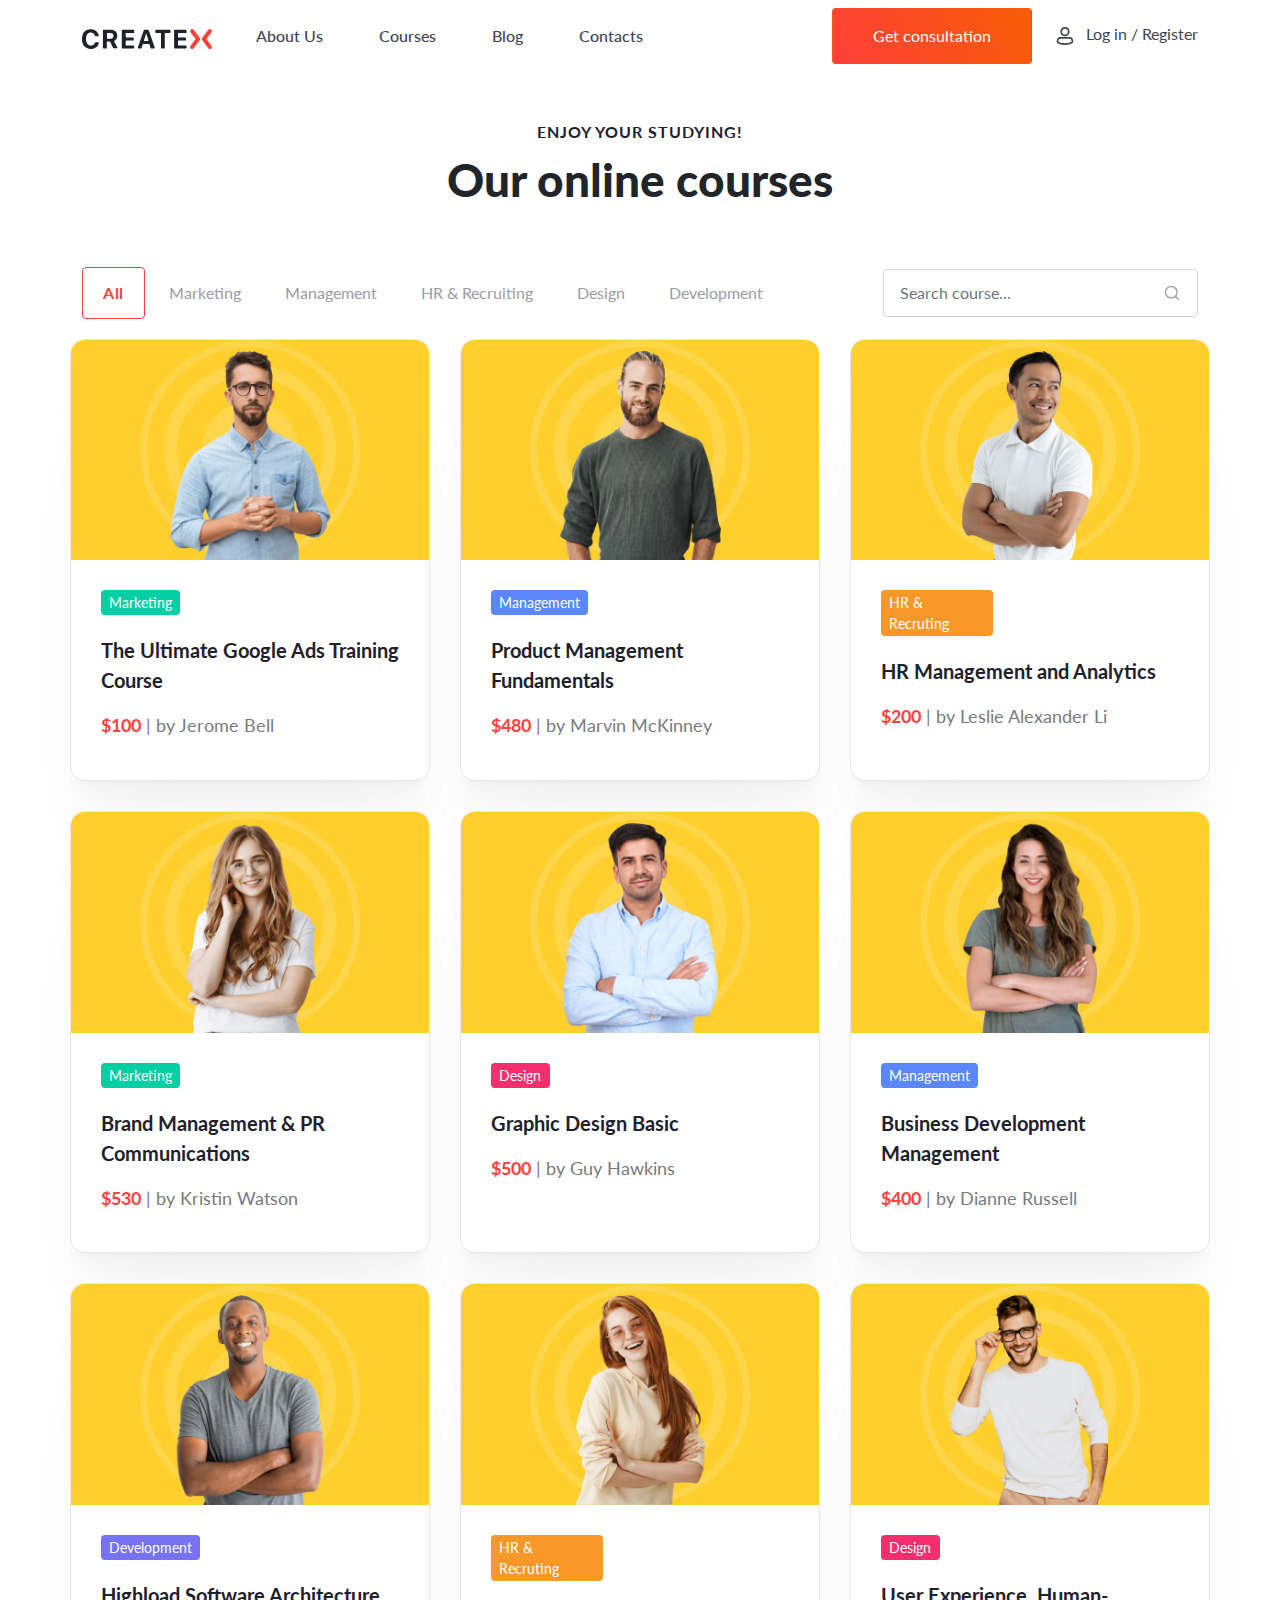
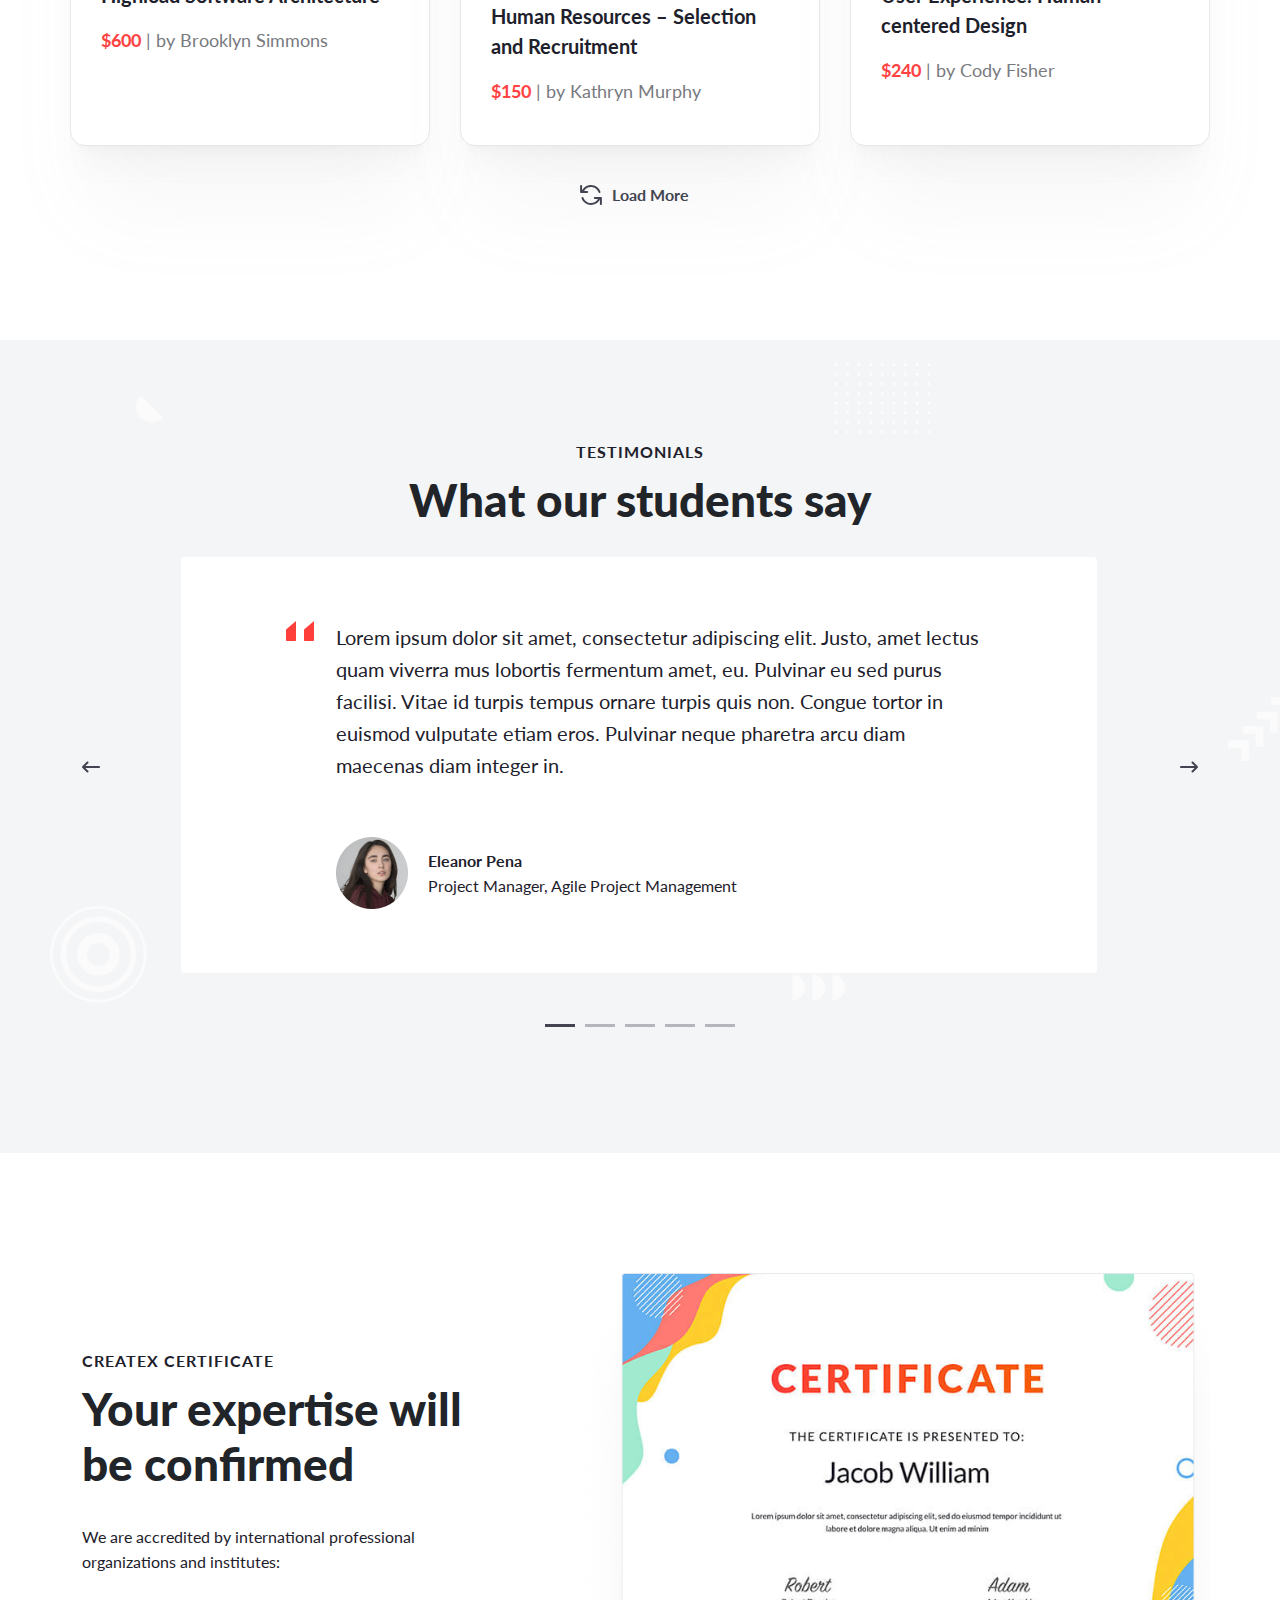
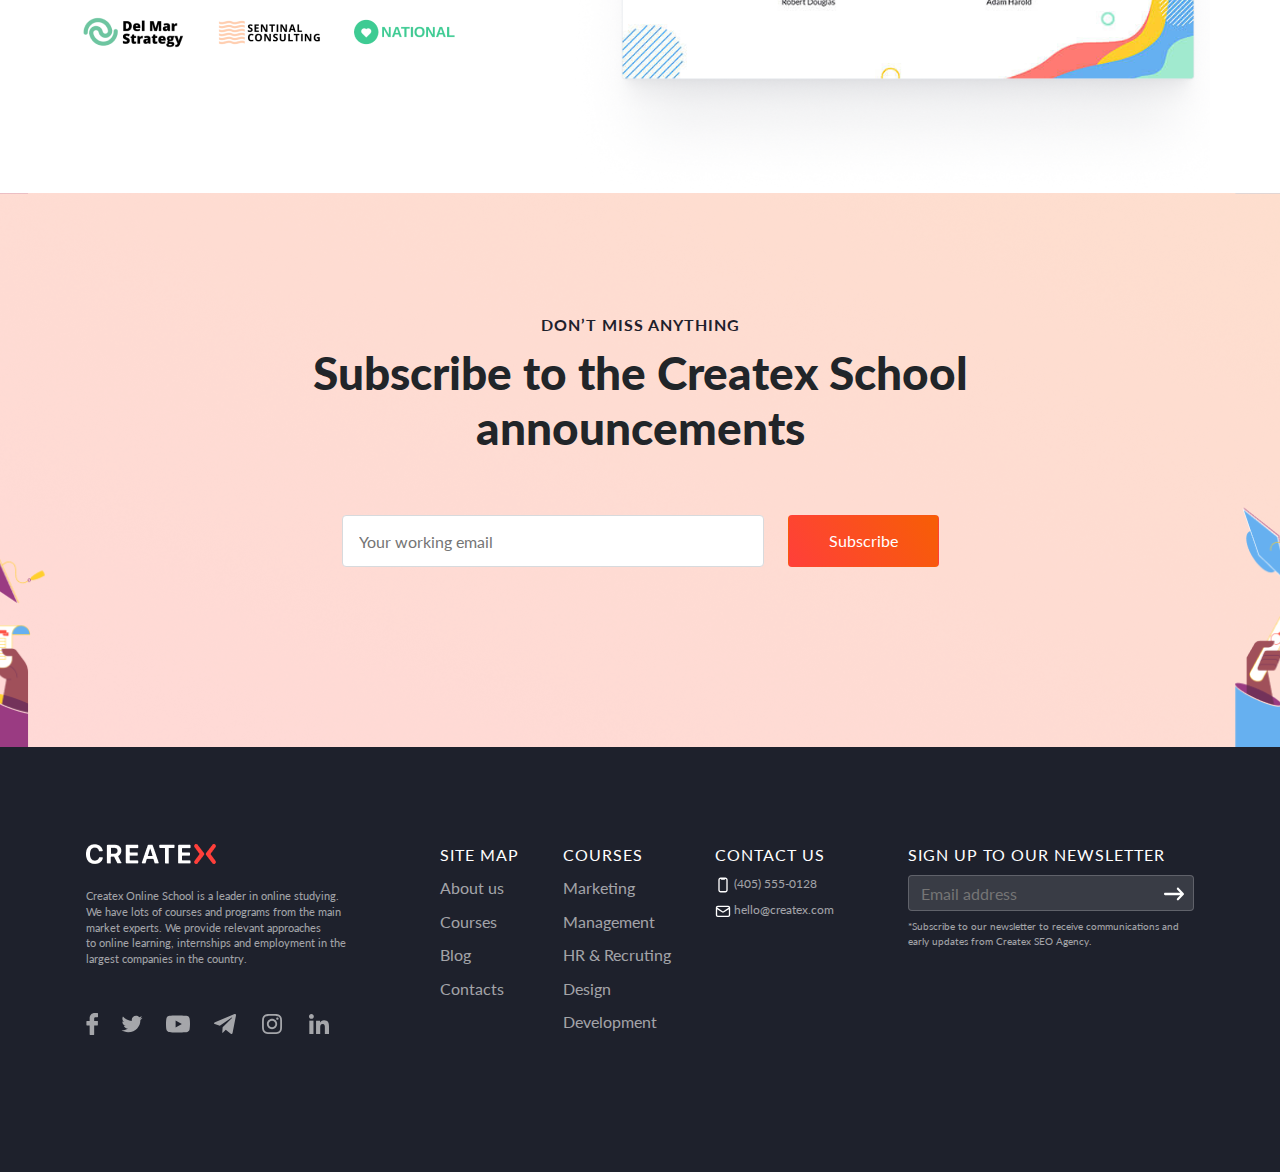
<file: courses.html>
<!DOCTYPE html>
<html lang="en">
<head>
    <meta charset="UTF-8">
    <meta name="viewport" content="width=device-width, initial-scale=1.0">
    <title>Courses</title>
    <link rel="stylesheet" href="bootstrap.css">
    <link rel="stylesheet" href="custom.css">
    <link rel="stylesheet" href="courses.css">
    <link rel="preconnect" href="https://fonts.googleapis.com">
<link rel="preconnect" href="https://fonts.gstatic.com" crossorigin>
<link href="https://fonts.googleapis.com/css2?family=Lato:ital,wght@0,100;0,300;0,400;0,700;0,900;1,100;1,300;1,400;1,700;1,900&display=swap" rel="stylesheet">
<!-- Подключаем jQuery -->
<script src="https://code.jquery.com/jquery-3.6.0.min.js"></script>

<!-- Подключаем CSS для Owl Carousel -->
<link rel="stylesheet" href="https://cdnjs.cloudflare.com/ajax/libs/OwlCarousel2/2.3.4/assets/owl.carousel.min.css">
<link rel="stylesheet" href="https://cdnjs.cloudflare.com/ajax/libs/OwlCarousel2/2.3.4/assets/owl.theme.default.min.css">

<!-- Подключаем скрипт Owl Carousel -->
<script src="https://cdnjs.cloudflare.com/ajax/libs/OwlCarousel2/2.3.4/owl.carousel.min.js"></script>
<style>
  .card {
      margin-bottom: 20px;
  }
  .filter-bar {
      display: flex;
      justify-content: space-between;
      align-items: center;
      margin-bottom: 20px;
  }
</style>
</head>
<body>
  <nav class="navbar navbar-expand-lg bg-body-tertiary">
    <div class="container">
      <a class="navbar-brand" href="index.html">
        <img src="img/logo.svg" alt="logo">
      </a>
      <div class="d-flex flex-row-reverse">
      <button class="navbar-toggler" type="button" data-bs-toggle="offcanvas" href="#offcanvasExample" role="button" aria-controls="offcanvasExample">
        <img class="burger-img" src="img/menu.png" alt="menu">
      </button>
      <button type="button" class="btn btn-def btn-hidden" data-bs-toggle="modal" data-bs-target="#exampleModal">
        Get consultation
      </button></div>
      <div class="collapse navbar-collapse" id="navbarSupportedContent">
        <ul class="navbar-nav me-auto mb-2 mb-lg-0">
          <li class="nav-item">
            <a class="nav-link" aria-current="page" href="about.html">About Us</a>
          </li>
          <li class="nav-item">
            <a class="nav-link" href="courses.html">Courses</a>
          </li>
          <li class="nav-item">
            <a class="nav-link" href="#">Blog</a>
          </li>
          <li class="nav-item">
            <a class="nav-link" href="#">Contacts</a>
          </li>
        </ul>
        <button type="button" class="btn btn-def" data-bs-toggle="modal" data-bs-target="#exampleModal">
          Get consultation
        </button>
        <div class="">
          <a href="log.html" class="offc-reg-link ms-3">
            <svg class="m-2 icon-black" xmlns="http://www.w3.org/2000/svg" width="18" height="18" viewBox="0 0 18 18" fill="#000">
              <path fill-rule="evenodd" clip-rule="evenodd" d="M9.00019 1.70866C7.38936 1.70866 6.08353 3.0145 6.08353 4.62533C6.08353 6.23616 7.38936 7.54199 9.00019 7.54199C10.611 7.54199 11.9169 6.23616 11.9169 4.62533C11.9169 3.0145 10.611 1.70866 9.00019 1.70866ZM4.41686 4.62533C4.41686 2.09402 6.46889 0.0419922 9.00019 0.0419922C11.5315 0.0419922 13.5835 2.09402 13.5835 4.62533C13.5835 7.15663 11.5315 9.20866 9.00019 9.20866C6.46889 9.20866 4.41686 7.15663 4.41686 4.62533Z" />
              <path fill-rule="evenodd" clip-rule="evenodd" d="M4.08691 11.7087C3.50914 11.7087 3.05755 11.99 2.87424 12.3942C2.62053 12.9536 2.39078 13.6196 2.33656 14.2513C2.31233 14.5337 2.43006 14.7418 2.5923 14.8426C3.44993 15.3753 5.43719 16.292 9.00019 16.292C12.5632 16.292 14.5505 15.3753 15.4081 14.8426C15.5703 14.7418 15.6881 14.5337 15.6638 14.2513C15.6096 13.6196 15.3799 12.9536 15.1261 12.3942C14.9428 11.99 14.4912 11.7087 13.9135 11.7087H4.08691ZM1.35639 11.7058C1.86301 10.5887 2.99428 10.042 4.08691 10.042H13.9135C15.0061 10.042 16.1374 10.5887 16.644 11.7058C16.935 12.3474 17.2472 13.2099 17.3244 14.1088C17.3946 14.9273 17.0544 15.7819 16.2876 16.2583C15.1596 16.959 12.8665 17.9587 9.00019 17.9587C5.13386 17.9587 2.84078 16.959 1.71283 16.2583C0.945947 15.7819 0.605747 14.9273 0.676001 14.1088C0.753149 13.2099 1.0654 12.3474 1.35639 11.7058Z" />
            </svg>
            Log in / Register
          </a>
      </div>
      </div>
    </div>
  </nav>
<!-- OFFCANVAS         -->
<div class="offcanvas offcanvas-start" tabindex="-1" id="offcanvasExample" aria-labelledby="offcanvasExampleLabel">
  <div class="offcanvas-header">
    <h5 class="offcanvas-title" id="offcanvasExampleLabel">Offcanvas</h5>
    <button type="button" class="btn-close" data-bs-dismiss="offcanvas" aria-label="Close"></button>
  </div>
  <div class="offcanvas-body">
      <a class="navbar-brand logo-offc" href="index.html" >
  <img src="img/logo.svg" alt="">
      </a>
      <div class="" id="navbarSupportedContent">
          <ul class="navbar-nav me-auto mb-2 mb-lg-0">
            <li class="nav-item">
              <a class="nav-link nav-link-offc" aria-current="page" href="about.html">About Us</a>
            </li>
            <li class="nav-item">
              <a class="nav-link active nav-link-offc" href="courses.html">Courses</a>
            </li>
            <li class="nav-item">
              <a class="nav-link nav-link-offc" href="#">Blog</a>
            </li>
            <li class="nav-item">
              <a class="nav-link nav-link-offc" href="#">Contacts</a>
            </li>
          </ul>
        </div>
  </div>
</div>



<!-- MODAL -->
<div class="modal fade p-4" id="exampleModal" tabindex="-1" aria-labelledby="exampleModalLabel" aria-hidden="true">
  <div class="modal-dialog">
    <div class="modal-content">
      <div class="modal-header">
        <h1 class="modal-title fs-5" id="exampleModalLabel">Drop us a line!</h1>
        <button type="button" class="btn-close" data-bs-dismiss="modal" aria-label="Close"></button>
      </div>
      <div class="modal-body">
        <form action="#" class="request-form">
          <div><label for="#request-name">Full name</label>
            <input type="text" id="request-name" placeholder="Your full name" required></div>
            <div><label for="#request-email">Email</label>
            <input type="email" id="request-email" placeholder="Your working email" required></div>
            <div><label for="#request-phone">Phone</label>
            <input type="text" id="request-phone" placeholder="Your phone number" required required oninput="replacer(this)"></div>
            <div><label for="#request-area">Say something</label>
            <textarea name="textarea" id="request-area" placeholder="I want to ask about..." required></textarea></div>
            <input class="btn btn-def btn-reg" type="submit" value="Leave a request">
        </form>
      </div>
    </div>
  </div>
</div>

<div class="container all-courses-container mt-5">
      <h6 class="text-center podz">
        Enjoy your studying!
      </h6>
      <h2 class="text-center mb-4">Our online courses</h2>
      <div class="all-courses mt-4"> 
      <!-- Filter Buttons and Search Bar -->
      <div class="filter-bar ">
        <div id="filter-buttons">
            <!-- Filter Buttons -->
            <button class="btn btn-courses filter-btn" data-filter="all">All</button>
            <button class="btn btn-courses-inact filter-btn" data-filter="marketing">Marketing</button>
            <button class="btn btn-courses-inact filter-btn" data-filter="management">Management</button>
            <button class="btn btn-courses-inact filter-btn" data-filter="hr">HR & Recruiting</button>
            <button class="btn btn-courses-inact filter-btn" data-filter="design">Design</button>
            <button class="btn btn-courses-inact filter-btn" data-filter="development">Development</button>
        </div>

        <!-- Dropdown menu -->
    <div id="filterDropdown" class="dropdown">
      <button class="btn btn-courses dropdown-toggle" type="button" id="dropdownMenuButton" data-bs-toggle="dropdown" aria-expanded="false">
          All
      </button>
      <ul class="dropdown-menu" aria-labelledby="dropdownMenuButton">
          <li><button class="dropdown-item filter-btn" data-filter="all">All</button></li>
          <li><button class="dropdown-item filter-btn" data-filter="marketing">Marketing</button></li>
          <li><button class="dropdown-item filter-btn" data-filter="management">Management</button></li>
          <li><button class="dropdown-item filter-btn" data-filter="hr">HR & Recruiting</button></li>
          <li><button class="dropdown-item filter-btn" data-filter="design">Design</button></li>
          <li><button class="dropdown-item filter-btn" data-filter="development">Development</button></li>
      </ul>
  </div>
        <!-- Search Field -->
        <div>
            <input type="text" id="searchInput" class="form-control" placeholder="Search course...">
        </div>
    </div>

    <!-- Cards -->
    <div class="row" style="gap:30px">
      <div class="col main-course filter-card marketing" role="button" onclick="window.location.href='onecourse.html';">
        <img src="img/card/vercar1.png" alt="Teacher">
        <div class="main-course-text">
            <p class="marketing-span">Marketing</p>
            <h4 class="mb-3">The Ultimate Google Ads Training Course</h4>
            <p class="course-teach-name"><span>$100</span> | by Jerome Bell</p>
        </div>
      </div>
      <div class="col main-course filter-card management" role="button" onclick="window.location.href='onecourse.html';">
        <img src="img/card/vercar2.png" alt="Teacher">
        <div class="main-course-text">
            <p class="marketing-span management-span">Management</p>
            <h4 class="mb-3">Product Management Fundamentals</h4>
            <p class="course-teach-name"><span>$480</span> | by Marvin McKinney</p>
        </div>
      </div>
      <div class="col main-course filter-card hr" role="button" onclick="window.location.href='onecourse.html';">
        <img src="img/card/vercar3.png" alt="Teacher">
        <div class="main-course-text">
            <p class="marketing-span hr-span">HR & Recruting</p>
            <h4 class="mb-3">HR  Management and Analytics</h4>
            <p class="course-teach-name"><span>$200</span> | by Leslie Alexander Li</p>
        </div>
      </div>
      <div class="col main-course filter-card marketing" role="button" onclick="window.location.href='onecourse.html';">
        <img src="img/card/vercar4.png" alt="Teacher">
        <div class="main-course-text">
            <p class="marketing-span">Marketing</p>
            <h4 class="mb-3">Brand Management & PR Communications</h4>
            <p class="course-teach-name"><span>$530</span> | by Kristin Watson</p>
        </div>
      </div>
      <div class="col main-course filter-card design" role="button" onclick="window.location.href='onecourse.html';">
        <img src="img/card/vercar5.png" alt="Teacher">
        <div class="main-course-text">
            <p class="marketing-span design-span">Design</p>
            <h4 class="mb-3">Graphic Design Basic</h4>
            <p class="course-teach-name"><span>$500</span> | by Guy Hawkins</p>
        </div>
      </div>
      <div class="col main-course filter-card management" role="button" onclick="window.location.href='onecourse.html';">
        <img src="img/card/vercar6.png" alt="Teacher">
        <div class="main-course-text">
            <p class="marketing-span management-span">Management</p>
            <h4 class="mb-3">Business Development Management</h4>
            <p class="course-teach-name"><span>$400</span> | by Dianne Russell</p>
        </div>
      </div>
      <div class="col main-course filter-card development" role="button" onclick="window.location.href='onecourse.html';">
        <img src="img/card/vercar7.png" alt="Teacher">
        <div class="main-course-text">
            <p class="marketing-span development-span">Development</p>
            <h4 class="mb-3">Highload Software Architecture</h4>
            <p class="course-teach-name"><span>$600</span> | by Brooklyn Simmons</p>
        </div>
      </div>
      <div class="col main-course filter-card hr" role="button" onclick="window.location.href='onecourse.html';">
        <img src="img/card/vercar8.png" alt="Teacher">
        <div class="main-course-text">
            <p class="marketing-span hr-span">HR & Recruting</p>
            <h4 class="mb-3">Human Resources – Selection and Recruitment</h4>
            <p class="course-teach-name"><span>$150</span> | by Kathryn Murphy</p>
        </div>
      </div>
      <div class="col main-course filter-card design " role="button" onclick="window.location.href='onecourse.html';">
        <img src="img/card/vercar9.png" alt="Teacher">
        <div class="main-course-text">
            <p class="marketing-span design-span">Design</p>
            <h4 class="mb-3">User Experience. Human-centered Design</h4>
            <p class="course-teach-name"><span>$240</span> | by Cody Fisher</p>
        </div>
      </div>
      <div class="col main-course filter-card management d-none" role="button" onclick="window.location.href='onecourse.html';">
        <img src="img/card/vercar2.png" alt="Teacher">
        <div class="main-course-text">
            <p class="marketing-span management-span">Management</p>
            <h4 class="mb-3">Product Management Fundamentals</h4>
            <p class="course-teach-name"><span>$480</span> | by Marvin McKinney</p>
        </div>
      </div>
      <div class="col main-course filter-card hr d-none" role="button" onclick="window.location.href='onecourse.html';">
        <img src="img/card/vercar9.png" alt="Teacher">
        <div class="main-course-text">
            <p class="marketing-span hr-span">HR & Recruting</p>
            <h4 class="mb-3">Human Resources – Selection and Recruitment</h4>
            <p class="course-teach-name"><span>$150</span> | by Kathryn Murphy</p>
        </div>
      </div>
      <div class="col main-course filter-card hr d-none" role="button" onclick="window.location.href='onecourse.html';">
        <img src="img/card/vercar3.png" alt="Teacher">
        <div class="main-course-text">
            <p class="marketing-span hr-span">HR & Recruting</p>
            <h4 class="mb-3">Human Resources – Selection and Recruitment</h4>
            <p class="course-teach-name"><span>$150</span> | by Kathryn Murphy</p>
        </div>
      </div>
      <div class="col main-course filter-card development d-none" role="button" onclick="window.location.href='onecourse.html';">
        <img src="img/card/vercar5.png" alt="Teacher">
        <div class="main-course-text">
            <p class="marketing-span development-span">Development</p>
            <h4 class="mb-3">Highload Software Architecture</h4>
            <p class="course-teach-name"><span>$600</span> | by Brooklyn Simmons</p>
        </div>
      </div>
      <div class="col main-course filter-card hr d-none" role="button" onclick="window.location.href='onecourse.html';">
        <img src="img/card/vercar8.png" alt="Teacher">
        <div class="main-course-text">
            <p class="marketing-span hr-span">HR & Recruting</p>
            <h4 class="mb-3">Human Resources – Selection and Recruitment</h4>
            <p class="course-teach-name"><span>$150</span> | by Kathryn Murphy</p>
        </div>
      </div>
      <div class="col main-course filter-card marketing d-none" role="button" onclick="window.location.href='onecourse.html';">
        <img src="img/card/vercar4.png" alt="Teacher">
        <div class="main-course-text">
            <p class="marketing-span">Marketing</p>
            <h4 class="mb-3">Brand Management & PR Communications</h4>
            <p class="course-teach-name"><span>$530</span> | by Kristin Watson</p>
        </div>
      </div>
    
    <div class="col main-course filter-card marketing d-none" role="button" onclick="window.location.href='onecourse.html';">
      <img src="img/card/vercar1.png" alt="Teacher">
      <div class="main-course-text">
          <p class="marketing-span">Marketing</p>
          <h4 class="mb-3">The Ultimate Google Ads Training Course</h4>
          <p class="course-teach-name"><span>$100</span> | by Jerome Bell</p>
      </div>
    </div>
    <div class="col main-course filter-card development d-none" role="button" onclick="window.location.href='onecourse.html';">
      <img src="img/card/vercar9.png" alt="Teacher">
      <div class="main-course-text">
          <p class="marketing-span development-span">Development</p>
          <h4 class="mb-3">Highload Software Architecture</h4>
          <p class="course-teach-name"><span>$600</span> | by Brooklyn Simmons</p>
      </div>
    </div></div><!-- Кнопки "Load More" и "Hide Cards" -->
    <div class="d-flex justify-content-center mt-4">
        <button id="loadMore" class="btn btn-load">Load More</button>
        <button id="hideCards" class="btn btn-hide d-none">Hide Cards</button>
    </div>
    </div></div>

    <div class="meet">
      <div class="container">
    <h6 class="review-podz podz text-center">
      TESTIMONIALS
  </h6>
  <h2 class="text-center">What our students say</h2>
    <!-- 2карусель______________________________________________________ -->
    <div class="owl-carousel slide-two">
      <div class="item2"><div class="review-text"><p>Lorem ipsum dolor sit amet, consectetur adipiscing elit. 
          Justo, amet lectus quam viverra mus lobortis fermentum amet, eu. Pulvinar eu sed purus facilisi. Vitae id 
          turpis tempus ornare turpis quis non. Congue tortor in euismod vulputate etiam eros. 
          Pulvinar neque pharetra arcu diam maecenas diam integer in.</p>
          <div class="review-profile">
              <img src="img/review.png" alt="woman">
              <div class="review-data">
                  <p class="review-name">
                      Eleanor Pena
                  </p>
                  <p class="review-course">
                      Project Manager, Agile Project Management
                  </p>
              </div>
          </div></div>
      </div>
      <div class="item2"><div class="review-text"><p>Lorem ipsum dolor sit amet, consectetur adipiscing elit. 
          Justo, amet lectus quam viverra mus lobortis fermentum amet, eu. Pulvinar eu sed purus facilisi. Vitae id 
          turpis tempus ornare turpis quis non. Congue tortor in euismod vulputate etiam eros. 
          Pulvinar neque pharetra arcu diam maecenas diam integer in.Pulvinar neque pharetra arcu diam maecenas diam integer in.
      </p>
          <div class="review-profile">
              <img src="img/review.png" alt="woman">
              <div class="review-data">
                  <p class="review-name">
                      Michael Smith
                  </p>
                  <p class="review-course">
                      Data Scientist, Advanced Machine Learning
                  </p>
              </div>
          </div></div>
      </div>
      <div class="item2"><div class="review-text"><p>Lorem ipsum dolor sit amet, consectetur adipiscing elit. 
          Justo,  fermentum amet, eu. Pulvinar eu sed purus facilisi. Vitae id 
          turpis tempus ornare turpis quis non. Congue tortor in euismod vulputate etiam eros. 
          Pulvinar neque pharetra arcu diam maecenas diam integer in.</p>
          <div class="review-profile">
              <img src="img/review.png" alt="woman">
              <div class="review-data">
                  <p class="review-name">
                      Maria Rodriguez
                  </p>
                  <p class="review-course">
                      Software Engineer, Full Stack Web Development
                  </p>
              </div>
          </div></div>
      </div>
      <div class="item2"><div class="review-text"><p>Lorem ipsum dolor sit amet, consectetur adipiscing elit. 
          Justo, amet lectus quam viverra mus lobortis fermentum amet, eu. Pulvinar eu sed purus facilisi. Vitae id 
          turpis tempus ornare turpis quis non. Congue tortor in euismod vulputate etiam eros. 
          Pulvinar neque pharetra arcu diam maecenas diam integer in.</p>
          <div class="review-profile">
              <img src="img/review.png" alt="woman">
              <div class="review-data">
                  <p class="review-name">
                      Sophia Lee
                  </p>
                  <p class="review-course">
                      Marketing Specialist, Digital Marketing Strategy
                  </p>
              </div>
          </div></div>
      </div>
      <div class="item2"><div class="review-text"><p>Lorem ipsum dolor sit amet, consectetur adipiscing elit. 
          Justo, amet lectus quam viverra mus lobortis fermentum amet, eu. Pulvinar eu sed purus facilisi. Vitae id 
          turpis tempus ornare turpis quis non. </p>
          <div class="review-profile">
              <img src="img/review.png" alt="woman">
              <div class="review-data">
                  <p class="review-name">
                      Eleanor Pena
                  </p>
                  <p class="review-course">
                      Position, Course
                  </p>
              </div>
          </div></div></div>
      </div>
    </div>
    
  </div>
  <div class="certificate container">
    <div>
    <h6 class="why-podz podz">
        Createx Certificate
    </h6>
    <h2>Your expertise will be confirmed</h2>
    <p>We are accredited by international professional organizations and institutes:</p>
    <div class="certificate-brands">
        <img src="img/brand1.png" alt="Del MAr Strategy">
        <img src="img/brand2.png" alt="Senitial Consulting">
        <img src="img/brand3.png" alt="National">
    </div></div>
    <img src="img/certifacate.png" alt="certifacate" class="certificate-photo">
  </div>
  <div class="subscribe">
    <div class="container">
        <h6 class="subscribe-podz podz text-center">
            Don’t miss anything
        </h6>
        <h2 class="text-center">Subscribe to the Createx School announcements</h2>
        <form action="#" class="text-center form-email">
            <input type="email" name="email" id="email" placeholder="Your working email" required>
            <input class="btn btn-def btn-reg" type="submit" value="Subscribe">
        </form>
    </div>
</div>
<footer class="bd-footer py-4 py-md-5  bg-body-tertiary">
  <div class="container py-4 py-md-5 px-4 px-md-3 text-body-secondary">
    <div class=" footer-row">
      <div class="mb-4 footer-about">
        <a class="d-inline-flex mb-4 align-items-center mb-2 text-body-emphasis text-decoration-none" href="#" aria-label="Bootstrap">
          <img src="img/logolight.png" alt="CreateX">
        </a>
        <ul class="list-unstyled small">
          <li class="mb-4">Createx Online School is a leader in online studying. We have lots of courses and programs from the main market experts. We provide relevant approaches to online learning, internships and employment in the largest companies in the country.  </li>
          <li class="footer-icons">
              <svg class="footer-icon"xmlns="http://www.w3.org/2000/svg" width="12" height="22" viewBox="0 0 12 22" fill="none">
                  <path d="M11.5628 0.00457747L8.78558 0C5.66542 0 3.64903 2.12509 3.64903 5.41423V7.91055H0.85662C0.615322 7.91055 0.419922 8.1115 0.419922 8.35937V11.9763C0.419922 12.2241 0.615545 12.4249 0.85662 12.4249H3.64903V21.5514C3.64903 21.7993 3.84443 22 4.08573 22H7.72904C7.97033 22 8.16573 21.799 8.16573 21.5514V12.4249H11.4307C11.672 12.4249 11.8674 12.2241 11.8674 11.9763L11.8688 8.35937C11.8688 8.24036 11.8226 8.12638 11.7409 8.04215C11.6591 7.95793 11.5477 7.91055 11.4318 7.91055H8.16573V5.79439C8.16573 4.77728 8.40168 4.26094 9.6915 4.26094L11.5624 4.26025C11.8035 4.26025 11.9989 4.0593 11.9989 3.81166V0.453169C11.9989 0.205757 11.8037 0.00503522 11.5628 0.00457747Z" fill="white"/>
              </svg>
              <svg class="footer-icon" xmlns="http://www.w3.org/2000/svg" width="22" height="18" viewBox="0 0 22 18" fill="none">
                  <path d="M21.5 2.77233C20.7271 3.10027 19.8978 3.32267 19.0264 3.42196C19.9161 2.91181 20.5972 2.10263 20.92 1.1414C20.0854 1.61383 19.1642 1.95688 18.1826 2.14285C17.3966 1.33994 16.2785 0.839844 15.0384 0.839844C12.6593 0.839844 10.7303 2.68691 10.7303 4.9637C10.7303 5.2866 10.7683 5.60199 10.8418 5.90357C7.26201 5.73141 4.08768 4.08917 1.96314 1.59372C1.59176 2.20189 1.38049 2.91053 1.38049 3.66697C1.38049 5.09814 2.14161 6.36093 3.2964 7.09973C2.5904 7.07713 1.92639 6.89116 1.34508 6.58205V6.63357C1.34508 8.63141 2.83056 10.2988 4.80024 10.6783C4.43936 10.7713 4.05882 10.8228 3.66514 10.8228C3.38696 10.8228 3.11794 10.7964 2.85417 10.7461C3.40267 12.3859 4.99315 13.5783 6.87756 13.611C5.40388 14.7167 3.54573 15.3739 1.52749 15.3739C1.17976 15.3739 0.837236 15.3537 0.5 15.3173C2.40671 16.4896 4.67036 17.1732 7.10327 17.1732C15.028 17.1732 19.3597 10.8881 19.3597 5.43741L19.3453 4.90341C20.1917 4.32537 20.9239 3.59912 21.5 2.77233Z" fill="white"/>
              </svg>
              <svg class="footer-icon" xmlns="http://www.w3.org/2000/svg" width="24" height="24" viewBox="0 0 24 24" fill="none">
                  <path fill-rule="evenodd" clip-rule="evenodd" d="M21.3903 4.11358C22.4182 4.39044 23.2288 5.20086 23.5055 6.22899C24.0197 8.10691 23.9999 12.0213 23.9999 12.0213C23.9999 12.0213 23.9999 15.9158 23.5057 17.7939C23.2288 18.8218 22.4184 19.6324 21.3903 19.9091C19.5122 20.4035 12 20.4035 12 20.4035C12 20.4035 4.50731 20.4035 2.60961 19.8895C1.58148 19.6127 0.771054 18.802 0.4942 17.7741C0 15.9158 0 12.0015 0 12.0015C0 12.0015 0 8.10691 0.4942 6.22899C0.770871 5.20104 1.60125 4.37066 2.60943 4.09399C4.48753 3.59961 11.9998 3.59961 11.9998 3.59961C11.9998 3.59961 19.5122 3.59961 21.3903 4.11358ZM15.8549 12.0016L9.60788 15.5996V8.40355L15.8549 12.0016Z" fill="white"/>
              </svg>
              <svg class="footer-icon" xmlns="http://www.w3.org/2000/svg" width="24" height="24" viewBox="0 0 24 24" fill="none">
                    <path d="M9.63262 15.1813L9.2687 20.7653C9.78938 20.7653 10.0149 20.5213 10.2853 20.2283L12.7264 17.6833L17.7847 21.7243C18.7124 22.2883 19.366 21.9913 19.6163 20.7933L22.9365 3.8214L22.9374 3.8204C23.2317 2.3244 22.4415 1.73941 21.5377 2.1064L2.02135 10.2574C0.689406 10.8214 0.709573 11.6314 1.79493 11.9984L6.78447 13.6913L18.3742 5.78039C18.9196 5.38639 19.4155 5.60439 19.0076 5.99839L9.63262 15.1813Z" fill="white"/>
              </svg>
              <svg class="footer-icon" xmlns="http://www.w3.org/2000/svg" width="24" height="24" viewBox="0 0 24 24" fill="none">
                    <path d="M21.9804 7.88005C21.9336 6.81738 21.7617 6.0868 21.5156 5.45374C21.2616 4.78176 20.8709 4.18014 20.359 3.68002C19.8589 3.1721 19.2533 2.77743 18.5891 2.52745C17.9524 2.28127 17.2256 2.10943 16.163 2.06257C15.0923 2.01175 14.7525 2 12.0371 2C9.32172 2 8.98185 2.01175 7.9152 2.05861C6.85253 2.10546 6.12195 2.27746 5.48904 2.52348C4.81692 2.77743 4.2153 3.16814 3.71517 3.68002C3.20726 4.18014 2.81274 4.78573 2.5626 5.44992C2.31643 6.0868 2.14458 6.81341 2.09773 7.87609C2.04691 8.9467 2.03516 9.28658 2.03516 12.002C2.03516 14.7173 2.04691 15.0572 2.09376 16.1239C2.14061 17.1865 2.31261 17.9171 2.55879 18.5502C2.81274 19.2221 3.20726 19.8238 3.71517 20.3239C4.2153 20.8318 4.82088 21.2265 5.48507 21.4765C6.12195 21.7226 6.84856 21.8945 7.91139 21.9413C8.97788 21.9883 9.31791 21.9999 12.0333 21.9999C14.7486 21.9999 15.0885 21.9883 16.1552 21.9413C17.2178 21.8945 17.9484 21.7226 18.5813 21.4765C19.9254 20.9568 20.9881 19.8941 21.5078 18.5502C21.7538 17.9133 21.9258 17.1865 21.9726 16.1239C22.0195 15.0572 22.0312 14.7173 22.0312 12.002C22.0312 9.28658 22.0273 8.9467 21.9804 7.88005ZM20.1794 16.0457C20.1364 17.0225 19.9723 17.5499 19.8355 17.9015C19.4995 18.7728 18.808 19.4643 17.9367 19.8004C17.585 19.9372 17.0538 20.1012 16.0808 20.1441C15.026 20.1911 14.7096 20.2027 12.0411 20.2027C9.37255 20.2027 9.0522 20.1911 8.00113 20.1441C7.02437 20.1012 6.49693 19.9372 6.1453 19.8004C5.71171 19.6402 5.31704 19.3862 4.9967 19.0541C4.6646 18.7298 4.41065 18.3391 4.2504 17.9055C4.11365 17.5539 3.94959 17.0225 3.9067 16.0497C3.8597 14.9948 3.8481 14.6783 3.8481 12.0097C3.8481 9.34122 3.8597 9.02087 3.9067 7.96995C3.94959 6.99319 4.11365 6.46575 4.2504 6.11412C4.41065 5.68038 4.6646 5.28586 5.00067 4.96536C5.32483 4.63327 5.71553 4.37931 6.14927 4.21921C6.5009 4.08247 7.03231 3.9184 8.00509 3.87537C9.05999 3.82851 9.37652 3.81676 12.0449 3.81676C14.7174 3.81676 15.0337 3.82851 16.0848 3.87537C17.0616 3.9184 17.589 4.08247 17.9406 4.21921C18.3742 4.37931 18.7689 4.63327 19.0892 4.96536C19.4213 5.28967 19.6753 5.68038 19.8355 6.11412C19.9723 6.46575 20.1364 6.99701 20.1794 7.96995C20.2262 9.02484 20.238 9.34122 20.238 12.0097C20.238 14.6783 20.2262 14.9908 20.1794 16.0457Z" fill="white"/>
                    <path d="M12.0371 6.86423C9.20069 6.86423 6.89937 9.1654 6.89937 12.002C6.89937 14.8385 9.20069 17.1397 12.0371 17.1397C14.8736 17.1397 17.1748 14.8385 17.1748 12.002C17.1748 9.1654 14.8736 6.86423 12.0371 6.86423ZM12.0371 15.3347C10.197 15.3347 8.70438 13.8422 8.70438 12.002C8.70438 10.1617 10.197 8.66924 12.0371 8.66924C13.8774 8.66924 15.3698 10.1617 15.3698 12.002C15.3698 13.8422 13.8774 15.3347 12.0371 15.3347Z" fill="white"/>
                    <path d="M18.5776 6.6611C18.5776 7.32346 18.0405 7.86053 17.378 7.86053C16.7156 7.86053 16.1785 7.32346 16.1785 6.6611C16.1785 5.99858 16.7156 5.46167 17.378 5.46167C18.0405 5.46167 18.5776 5.99858 18.5776 6.6611Z" fill="white"/>
              </svg>
              <svg class="footer-icon" xmlns="http://www.w3.org/2000/svg" width="24" height="24" viewBox="0 0 24 24" fill="none">
                    <path d="M21.995 22L22 21.9992V14.6642C22 11.0758 21.2275 8.31167 17.0325 8.31167C15.0158 8.31167 13.6625 9.41833 13.11 10.4675H13.0517V8.64667H9.07416V21.9992H13.2158V15.3875C13.2158 13.6467 13.5458 11.9633 15.7017 11.9633C17.8258 11.9633 17.8575 13.95 17.8575 15.4992V22H21.995Z" fill="white"/>
                    <path d="M2.32999 8.6475H6.47666V22H2.32999V8.6475Z" fill="white"/>
                    <path d="M4.40167 2C3.07583 2 2 3.07583 2 4.40167C2 5.7275 3.07583 6.82583 4.40167 6.82583C5.7275 6.82583 6.80333 5.7275 6.80333 4.40167C6.8025 3.07583 5.72667 2 4.40167 2Z" fill="white"/>
              </svg>
          </li>
        </ul>
      </div>
      <div class="  mb-3">
        <h5>SITE MAP</h5>
        <ul class="list-unstyled">
          <li class="mb-2"><a href="about.html">About us</a></li>
          <li class="mb-2"><a href="courses.html">Courses</a></li>
          <li class="mb-2"><a href="#">Blog</a></li>
          <li class="mb-2"><a href="#">Contacts</a></li>
        </ul>
      </div>
      <div class=" mb-3">
        <h5>COURSES</h5>
        <ul class="list-unstyled">
          <li class="mb-2"><a href="courses.html?filter=marketing">Marketing</a></li>
            <li class="mb-2"><a href="courses.html?filter=management">Management</a></li>
            <li class="mb-2"><a href="courses.html?filter=hr">HR & Recruting</a></li>
            <li class="mb-2"><a href="courses.html?filter=design">Design</a></li>
            <li class="mb-2"><a href="courses.html?filter=development">Development</a></li>
        </ul>
      </div>
      <div class=" mb-3 footer-about">
        <h5>CONTACT US</h5>
        <ul class="list-unstyled">
          <li class="mb-2 footer-number">
              <svg xmlns="http://www.w3.org/2000/svg" width="16" height="16" viewBox="0 0 16 16" fill="none">
                  <path fill-rule="evenodd" clip-rule="evenodd" d="M5.66683 1.94857C5.11454 1.94857 4.66683 2.39628 4.66683 2.94857V13.0527C4.66683 13.605 5.11454 14.0527 5.66683 14.0527H10.3335C10.8858 14.0527 11.3335 13.605 11.3335 13.0527V2.94857C11.3335 2.39628 10.8858 1.94857 10.3335 1.94857H10.2779L10.1155 2.3382C10.012 2.58661 9.76928 2.74842 9.50016 2.74842H6.50016C6.23105 2.74842 5.98832 2.58661 5.8848 2.3382L5.72242 1.94857H5.66683ZM3.3335 2.94857C3.3335 1.6599 4.37817 0.615234 5.66683 0.615234H10.3335C11.6222 0.615234 12.6668 1.6599 12.6668 2.94857V13.0527C12.6668 14.3414 11.6222 15.3861 10.3335 15.3861H5.66683C4.37816 15.3861 3.3335 14.3414 3.3335 13.0527V2.94857Z" fill="white"/>
              </svg>
              (405) 555-0128
          </li>
          <li class="mb-2">
              <svg xmlns="http://www.w3.org/2000/svg" width="16" height="16" viewBox="0 0 16 16" fill="none">
                  <path fill-rule="evenodd" clip-rule="evenodd" d="M15.1668 11.9993V4.66602C15.1668 3.56145 14.2714 2.66602 13.1668 2.66602L2.83349 2.66603C1.72893 2.66603 0.833496 3.56146 0.833496 4.66603V11.9993C0.833496 13.1039 1.72893 13.9993 2.8335 13.9993L13.1668 13.9993C14.2714 13.9993 15.1668 13.1039 15.1668 11.9993ZM13.8335 6.17232V11.9993C13.8335 12.3675 13.535 12.666 13.1668 12.666L2.8335 12.666C2.46531 12.666 2.16683 12.3675 2.16683 11.9993L2.16683 6.17223L6.87561 9.3742C7.55433 9.83573 8.44613 9.83573 9.12485 9.3742L13.8335 6.17232ZM13.8259 4.56509C13.7773 4.24479 13.5007 3.99935 13.1668 3.99935L2.83349 3.99936C2.49965 3.99936 2.22311 4.24476 2.17443 4.56501L7.62535 8.27164C7.85159 8.42548 8.14886 8.42548 8.3751 8.27164L13.8259 4.56509Z" fill="white"/>
              </svg>
              hello@createx.com
          </li>
        </ul>
      </div>
      <div class="footer-email  mb-3">
        <h5>SIGN UP TO OUR NEWSLETTER</h5>
        <ul class="list-unstyled">
          <li class="mb-2 ">
              <form action="#" class="footer-form">
              <input type="email" name="email" id="" class="footer-form-email" placeholder="Email address" required>
              <button type="submit" class="submit-btn">
                  <img src="img/left.svg" alt="Submit">
              </button>
              </form>
          </li>
          <li class="mb-2" style="font-size: 10px;">*Subscribe to our newsletter to receive communications and early updates from Createx SEO Agency.</li>
        </ul>
      </div>
    </div>
  </div>
</footer>
</div>
</div>


<!-- Filtering and Search Script -->
<script>
$(document).ready(function() {
    // Filter functionality
    $('.filter-btn').click(function() {
        var filterValue = $(this).attr('data-filter');

        // Remove active class from all buttons
        $('.filter-btn').removeClass('btn-courses').addClass('btn-courses-inact');
        // Add active class to clicked button
        $(this).removeClass('btn-courses-inact').addClass('btn-courses');

        // Show all cards if "all" is selected
        if (filterValue === 'all') {
            // Показать только первые 8 карточек
            $('.filter-card').hide().slice(0, 9).show();
            $('#loadMore').removeClass('d-none'); // Показать кнопку "Load More"
            $('#hideCards').addClass('d-none'); // Скрыть кнопку "Hide Cards"
        } else {
            // Hide "Load More" button and show all filtered cards
            $('.filter-card').removeClass('d-none');
            $('.filter-card').hide();
            $('.' + filterValue).show();
            $('#loadMore').addClass('d-none'); // Скрыть кнопку "Load More"
            $('#hideCards').addClass('d-none'); // Скрыть кнопку "Hide Cards"
        }
    });

    // Search functionality
    $('#searchInput').on('keyup', function() {
        var value = $(this).val().toLowerCase();
        $('.filter-card').filter(function() {
            $(this).toggle($(this).text().toLowerCase().indexOf(value) > -1);
        });
    });

    // Показать скрытые карточки по клику на кнопку "Load More"
    $('#loadMore').on('click', function() {
        $('.filter-card.d-none').slice(0, 8).removeClass('d-none').show();
        if ($('.filter-card.d-none').length === 0) {
            $(this).addClass('d-none'); // Скрыть кнопку "Load More", если больше карточек нет
        }
        $('#hideCards').removeClass('d-none'); // Показать кнопку "Hide Cards"
    });

    // Скрыть дополнительные карточки по клику на "Hide Cards"
    $('#hideCards').on('click', function() {
        $('.filter-card').slice(-8).addClass('d-none').hide();
        $('#loadMore').removeClass('d-none'); // Показать кнопку "Load More"
        $(this).addClass('d-none'); // Скрыть кнопку "Hide Cards"
    });

    $(".slide-two").owlCarousel({
          loop:true, 
          margin:10, 
          nav:true,
          smartSpeed:800,
          dots:true, 
          navText: ['<img src="img/right.svg" class="prev-slide2">', '<img src="img/left.svg" class="next-slide2">'],
          responsive:{ 
              200:{
                  items:1
              },
              600:{
                  items:1
              },
              1000:{
                  items:1
              }
          }
      });
    $(".slide-two .owl-prev").addClass("owl-prev2");
    $(".slide-two .owl-next").addClass("owl-next2");
    $('.slide-two .owl-nav').addClass('owl-nav2');

    $('.dropdown-item').click(function (e) {
        e.preventDefault();
        var selectedText = $(this).text();
        
        $('#dropdownMenuButton').text(selectedText);
        var filterValue = $(this).data('filter');
        $('.filter-card').hide();
        $('.' + filterValue).show();
        if (filterValue === 'all') {
            $('.filter-card').show();
        } else {
            $('.filter-card').hide(); 
            $('.' + filterValue).show();
        }
    });
    
});
</script>

<script>
  document.addEventListener("DOMContentLoaded", function() {
    const urlParams = new URLSearchParams(window.location.search);
    const filter = urlParams.get('filter');
    
    if (filter) {
        applyFilter(filter); // функция для применения фильтра
    }
});

function applyFilter(filter) {
    const filterButtons = document.querySelectorAll('.filter-btn');
    
    // Устанавливаем активный класс для выбранного фильтра
    filterButtons.forEach(btn => {
        if (btn.dataset.filter === filter) {
          $('.filter-card').removeClass('d-none');
          $('#hideCards').addClass('d-none');
          $('#loadMore').addClass('d-none');
            btn.classList.remove('btn-courses-inact');
            btn.classList.add('btn-courses');
        } else {
            btn.classList.remove('btn-courses');
            btn.classList.add('btn-courses-inact');
        }
    });
    
    // Фильтруем карточки
    const cards = document.querySelectorAll('.filter-card');
    cards.forEach(card => {
        if (card.classList.contains(filter) || filter === 'all') {
            card.style.display = 'block';
        } else {
            card.style.display = 'none';
        }
    });
}
</script>
     
</div>
      <script src="https://cdn.jsdelivr.net/npm/bootstrap@5.0.2/dist/js/bootstrap.bundle.min.js" integrity="sha384-MrcW6ZMFYlzcLA8Nl+NtUVF0sA7MsXsP1UyJoMp4YLEuNSfAP+JcXn/tWtIaxVXM" crossorigin="anonymous"></script>
</body>
</html>
</file>
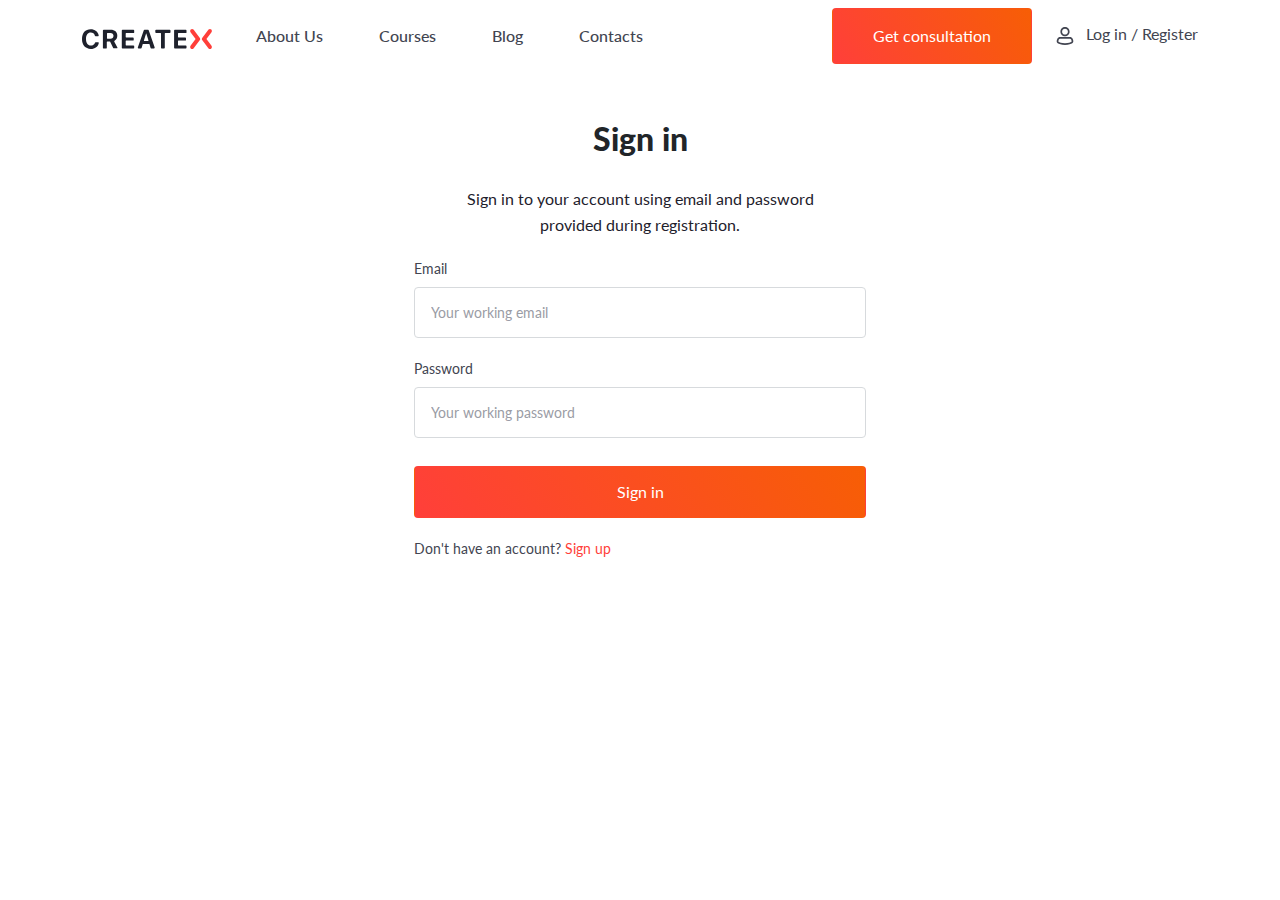
<file: log.html>
<!DOCTYPE html>
<html lang="en">
<head>
    <meta charset="UTF-8">
    <meta name="viewport" content="width=device-width, initial-scale=1.0">
    <title>About us</title>
    <link rel="stylesheet" href="bootstrap.css">
    <link rel="stylesheet" href="custom.css">
    <link rel="stylesheet" href="courses.css">
    <link rel="stylesheet" href="about.css">
    <link rel="preconnect" href="https://fonts.googleapis.com">
<link rel="preconnect" href="https://fonts.gstatic.com" crossorigin>
<link href="https://fonts.googleapis.com/css2?family=Lato:ital,wght@0,100;0,300;0,400;0,700;0,900;1,100;1,300;1,400;1,700;1,900&display=swap" rel="stylesheet">

<script src="https://code.jquery.com/jquery-3.6.0.min.js"></script>

<link rel="stylesheet" href="https://cdnjs.cloudflare.com/ajax/libs/OwlCarousel2/2.3.4/assets/owl.carousel.min.css">
<link rel="stylesheet" href="https://cdnjs.cloudflare.com/ajax/libs/OwlCarousel2/2.3.4/assets/owl.theme.default.min.css">

<script src="https://cdnjs.cloudflare.com/ajax/libs/OwlCarousel2/2.3.4/owl.carousel.min.js"></script>
</head>
<body>
  <nav class="navbar navbar-expand-lg bg-body-tertiary">
    <div class="container">
      <a class="navbar-brand" href="index.html">
        <img src="img/logo.svg" alt="logo">
      </a>
      <div class="d-flex flex-row-reverse">
      <button class="navbar-toggler" type="button" data-bs-toggle="offcanvas" href="#offcanvasExample" role="button" aria-controls="offcanvasExample">
        <img class="burger-img" src="img/menu.png" alt="menu">
      </button>
      <button type="button" class="btn btn-def btn-hidden" data-bs-toggle="modal" data-bs-target="#exampleModal">
        Get consultation
      </button></div>
      <div class="collapse navbar-collapse" id="navbarSupportedContent">
        <ul class="navbar-nav me-auto mb-2 mb-lg-0">
          <li class="nav-item">
            <a class="nav-link" aria-current="page" href="about.html">About Us</a>
          </li>
          <li class="nav-item">
            <a class="nav-link" href="courses.html">Courses</a>
          </li>
          <li class="nav-item">
            <a class="nav-link" href="#">Blog</a>
          </li>
          <li class="nav-item">
            <a class="nav-link" href="#">Contacts</a>
          </li>
        </ul>
        <button type="button" class="btn btn-def" data-bs-toggle="modal" data-bs-target="#exampleModal">
          Get consultation
        </button>
        <div class="">
          <a href="reg.html" class="offc-reg-link ms-3">
            <svg class="m-2 icon-black" xmlns="http://www.w3.org/2000/svg" width="18" height="18" viewBox="0 0 18 18" fill="#000">
              <path fill-rule="evenodd" clip-rule="evenodd" d="M9.00019 1.70866C7.38936 1.70866 6.08353 3.0145 6.08353 4.62533C6.08353 6.23616 7.38936 7.54199 9.00019 7.54199C10.611 7.54199 11.9169 6.23616 11.9169 4.62533C11.9169 3.0145 10.611 1.70866 9.00019 1.70866ZM4.41686 4.62533C4.41686 2.09402 6.46889 0.0419922 9.00019 0.0419922C11.5315 0.0419922 13.5835 2.09402 13.5835 4.62533C13.5835 7.15663 11.5315 9.20866 9.00019 9.20866C6.46889 9.20866 4.41686 7.15663 4.41686 4.62533Z" />
              <path fill-rule="evenodd" clip-rule="evenodd" d="M4.08691 11.7087C3.50914 11.7087 3.05755 11.99 2.87424 12.3942C2.62053 12.9536 2.39078 13.6196 2.33656 14.2513C2.31233 14.5337 2.43006 14.7418 2.5923 14.8426C3.44993 15.3753 5.43719 16.292 9.00019 16.292C12.5632 16.292 14.5505 15.3753 15.4081 14.8426C15.5703 14.7418 15.6881 14.5337 15.6638 14.2513C15.6096 13.6196 15.3799 12.9536 15.1261 12.3942C14.9428 11.99 14.4912 11.7087 13.9135 11.7087H4.08691ZM1.35639 11.7058C1.86301 10.5887 2.99428 10.042 4.08691 10.042H13.9135C15.0061 10.042 16.1374 10.5887 16.644 11.7058C16.935 12.3474 17.2472 13.2099 17.3244 14.1088C17.3946 14.9273 17.0544 15.7819 16.2876 16.2583C15.1596 16.959 12.8665 17.9587 9.00019 17.9587C5.13386 17.9587 2.84078 16.959 1.71283 16.2583C0.945947 15.7819 0.605747 14.9273 0.676001 14.1088C0.753149 13.2099 1.0654 12.3474 1.35639 11.7058Z" />
            </svg>
            Log in / Register
          </a>
      </div>
      </div>
    </div>
  </nav>


<!-- OFFCANVAS         -->
<div class="offcanvas offcanvas-start" tabindex="-1" id="offcanvasExample" aria-labelledby="offcanvasExampleLabel">
  <div class="offcanvas-header">
    <h5 class="offcanvas-title" id="offcanvasExampleLabel">Offcanvas</h5>
    <button type="button" class="btn-close" data-bs-dismiss="offcanvas" aria-label="Close"></button>
  </div>
  <div class="offcanvas-body">
      <a class="navbar-brand logo-offc" href="/index.html" >
  <img src="img/logo.svg" alt="">
      </a>
      <div class="" id="navbarSupportedContent">
          <ul class="navbar-nav me-auto mb-2 mb-lg-0">
            <li class="nav-item">
              <a class="nav-link nav-link-offc active" aria-current="page" href="#">About Us</a>
            </li>
            <li class="nav-item">
                <a class="nav-link" href="/courses.html">Courses</a>
            </li>
            <li class="nav-item">
              <a class="nav-link nav-link-offc" href="#">Blog</a>
            </li>
            <li class="nav-item">
              <a class="nav-link nav-link-offc" href="#">Contacts</a>
            </li>
          </ul>
          <form class="d-flex" role="search">
              <a class="btn btn-def" href="#" role="button">Get consultation</a>
          </form>
        </div>
  </div>
</div>

<!-- MODAL -->
<div class="modal fade p-4" id="exampleModal" tabindex="-1" aria-labelledby="exampleModalLabel" aria-hidden="true">
  <div class="modal-dialog">
    <div class="modal-content">
      <div class="modal-header">
        <h1 class="modal-title fs-5" id="exampleModalLabel">Drop us a line!</h1>
        <button type="button" class="btn-close" data-bs-dismiss="modal" aria-label="Close"></button>
      </div>
      <div class="modal-body">
        <form action="#" class="request-form">
          <div><label for="#request-name">Full name</label>
            <input type="text" id="request-name" placeholder="Your full name" required></div>
            <div><label for="#request-email">Email</label>
            <input type="email" id="request-email" placeholder="Your working email" required></div>
            <div><label for="#request-phone">Phone</label>
            <input type="text" id="request-phone" placeholder="Your phone number" required required oninput="replacer(this)"></div>
            <div><label for="#request-area">Say something</label>
            <textarea name="textarea" id="request-area" placeholder="I want to ask about..." required></textarea></div>
            <input class="btn btn-def btn-reg" type="submit" value="Leave a request">
        </form>
      </div>
    </div>
  </div>
</div>

<form action="#" id="logform" class="log-form p-4 mx-auto mb-5" style="max-width: 500px;">
    <h3 class="text-center mt-4 mx-auto">Sign in</h3>
    <p class="text-center mt-2 mx-auto" style="max-width: 390px;">Sign in to your account using email and password provided during registration.</p>
    <div><label for="#log-email">Email</label>
        <input type="email" id="log-email" placeholder="Your working email" required>
    </div>
    <div><label for="#log-pass">Password</label>
        <input type="password" id="log-pass" placeholder="Your working password" required>
    </div>
    <input class="btn btn-def btn-reg mt-2" type="submit" value="Sign in">
    <p>Don't have an account? <a href="reg.html"> Sign up</a></p>
</form>

<script>
document.getElementById("logform").addEventListener("submit", function(event) {
    event.preventDefault();
    const email = document.getElementById("log-email").value;
    const password = document.getElementById("log-pass").value;
    if (email && password) {
        alert("Вы успешно вошли в аккаунт!");
        window.location.href = "index.html";
    } else {
        alert("Пожалуйста, заполните все поля.");
    }
});
</script>
<script src="https://cdn.jsdelivr.net/npm/bootstrap@5.0.2/dist/js/bootstrap.bundle.min.js" integrity="sha384-MrcW6ZMFYlzcLA8Nl+NtUVF0sA7MsXsP1UyJoMp4YLEuNSfAP+JcXn/tWtIaxVXM" crossorigin="anonymous"></script>
</body>
</html>
</file>
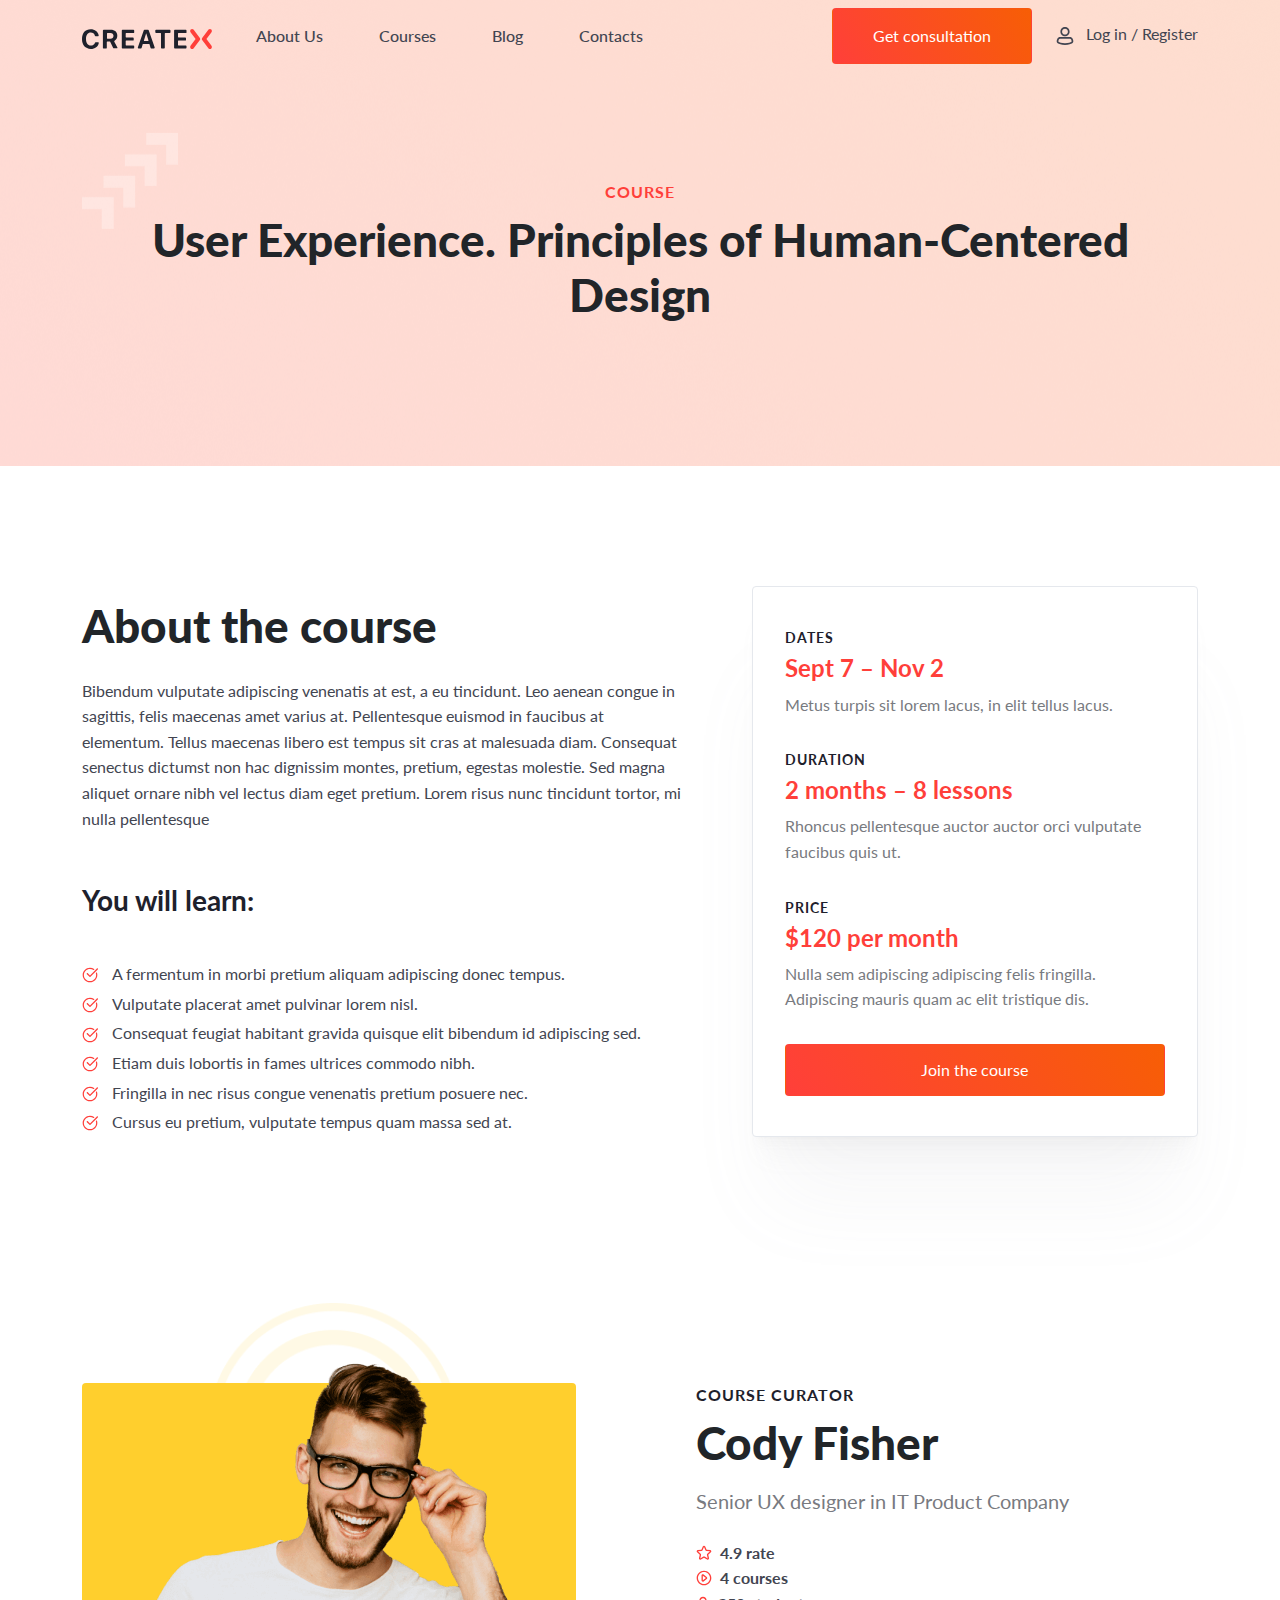
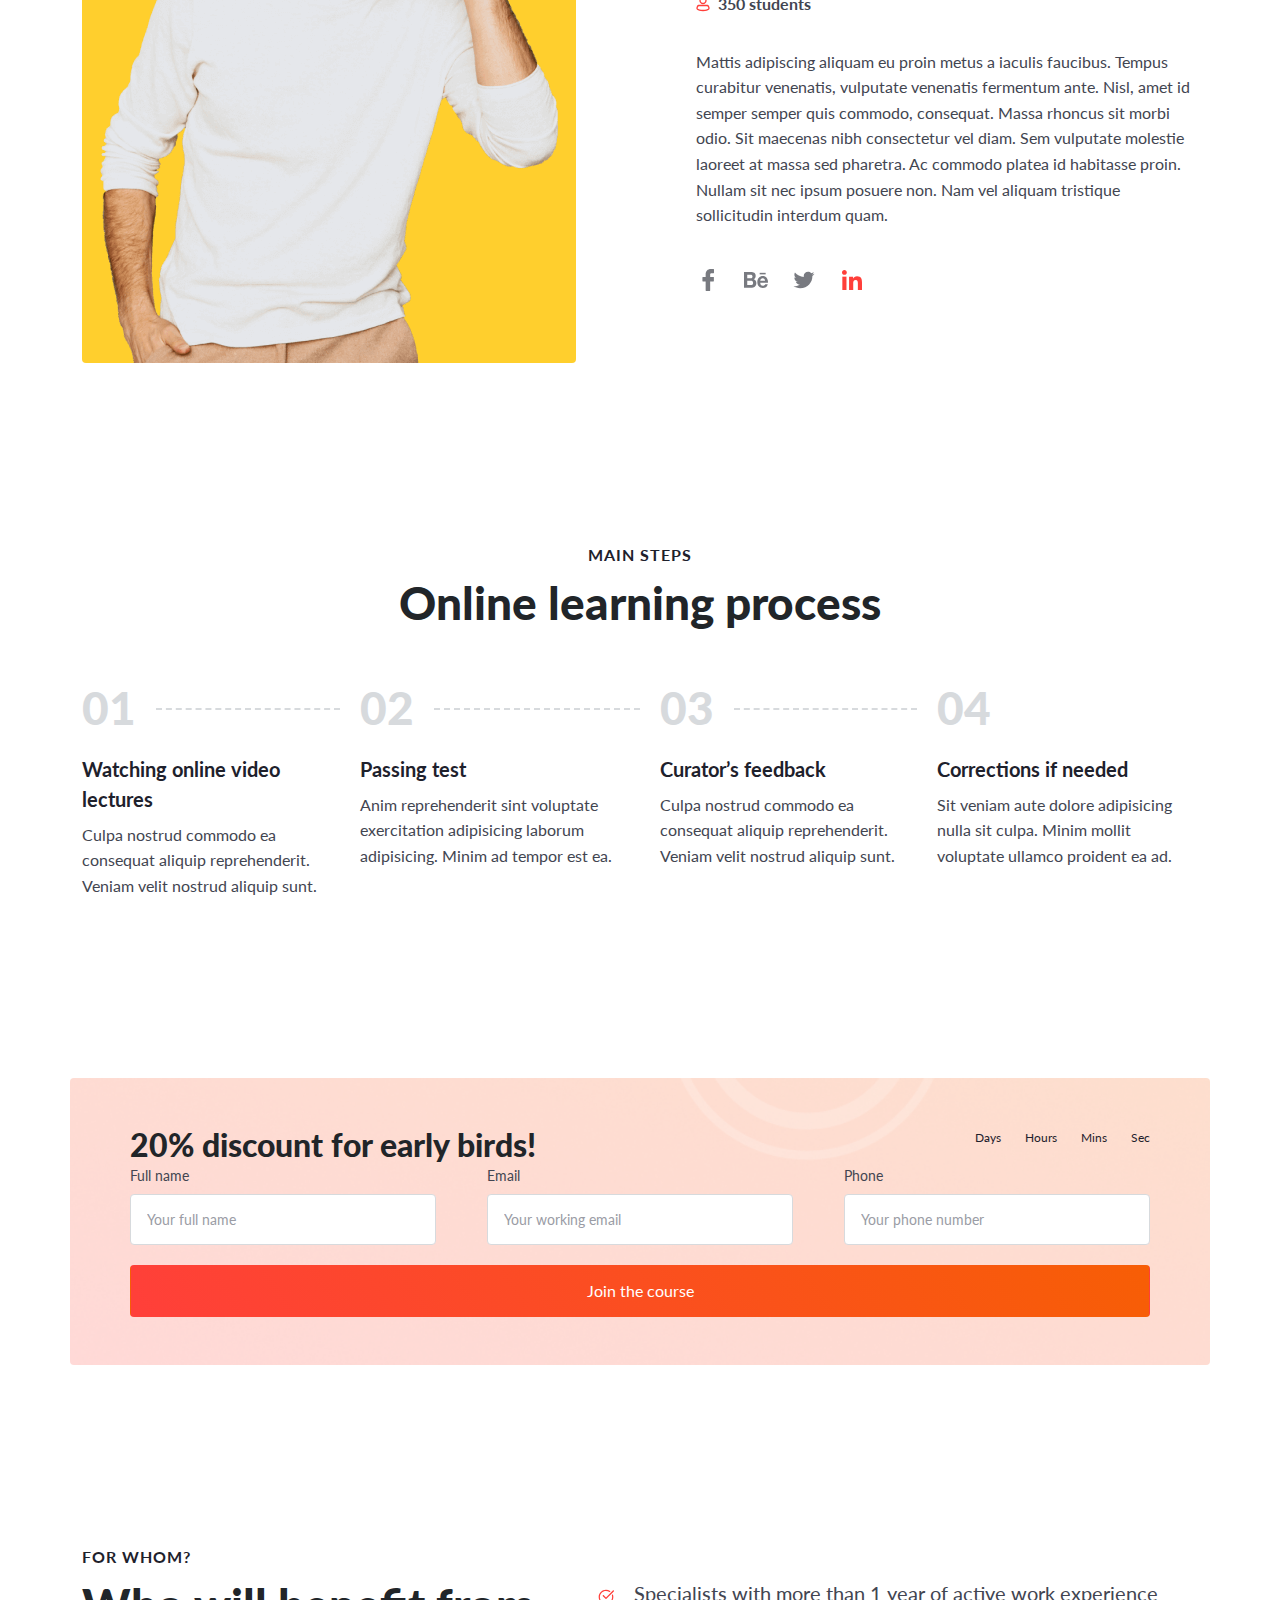
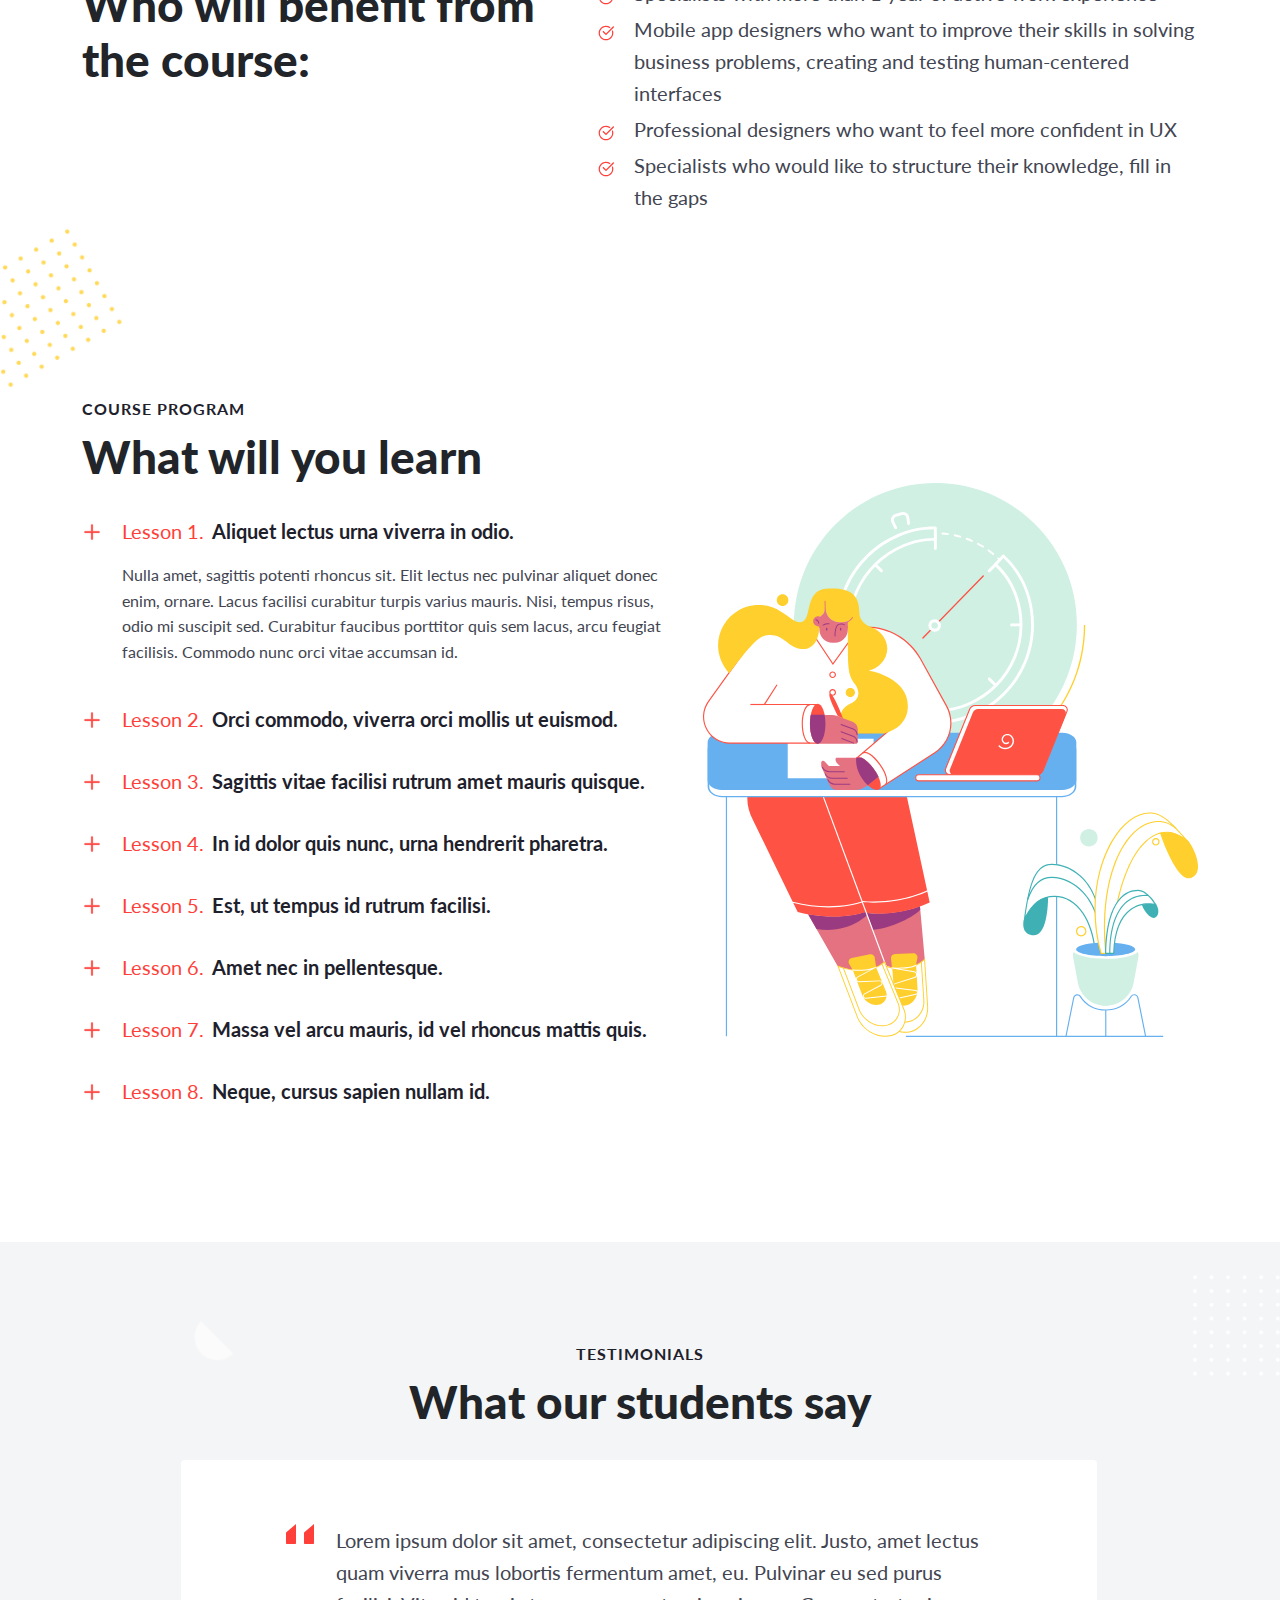
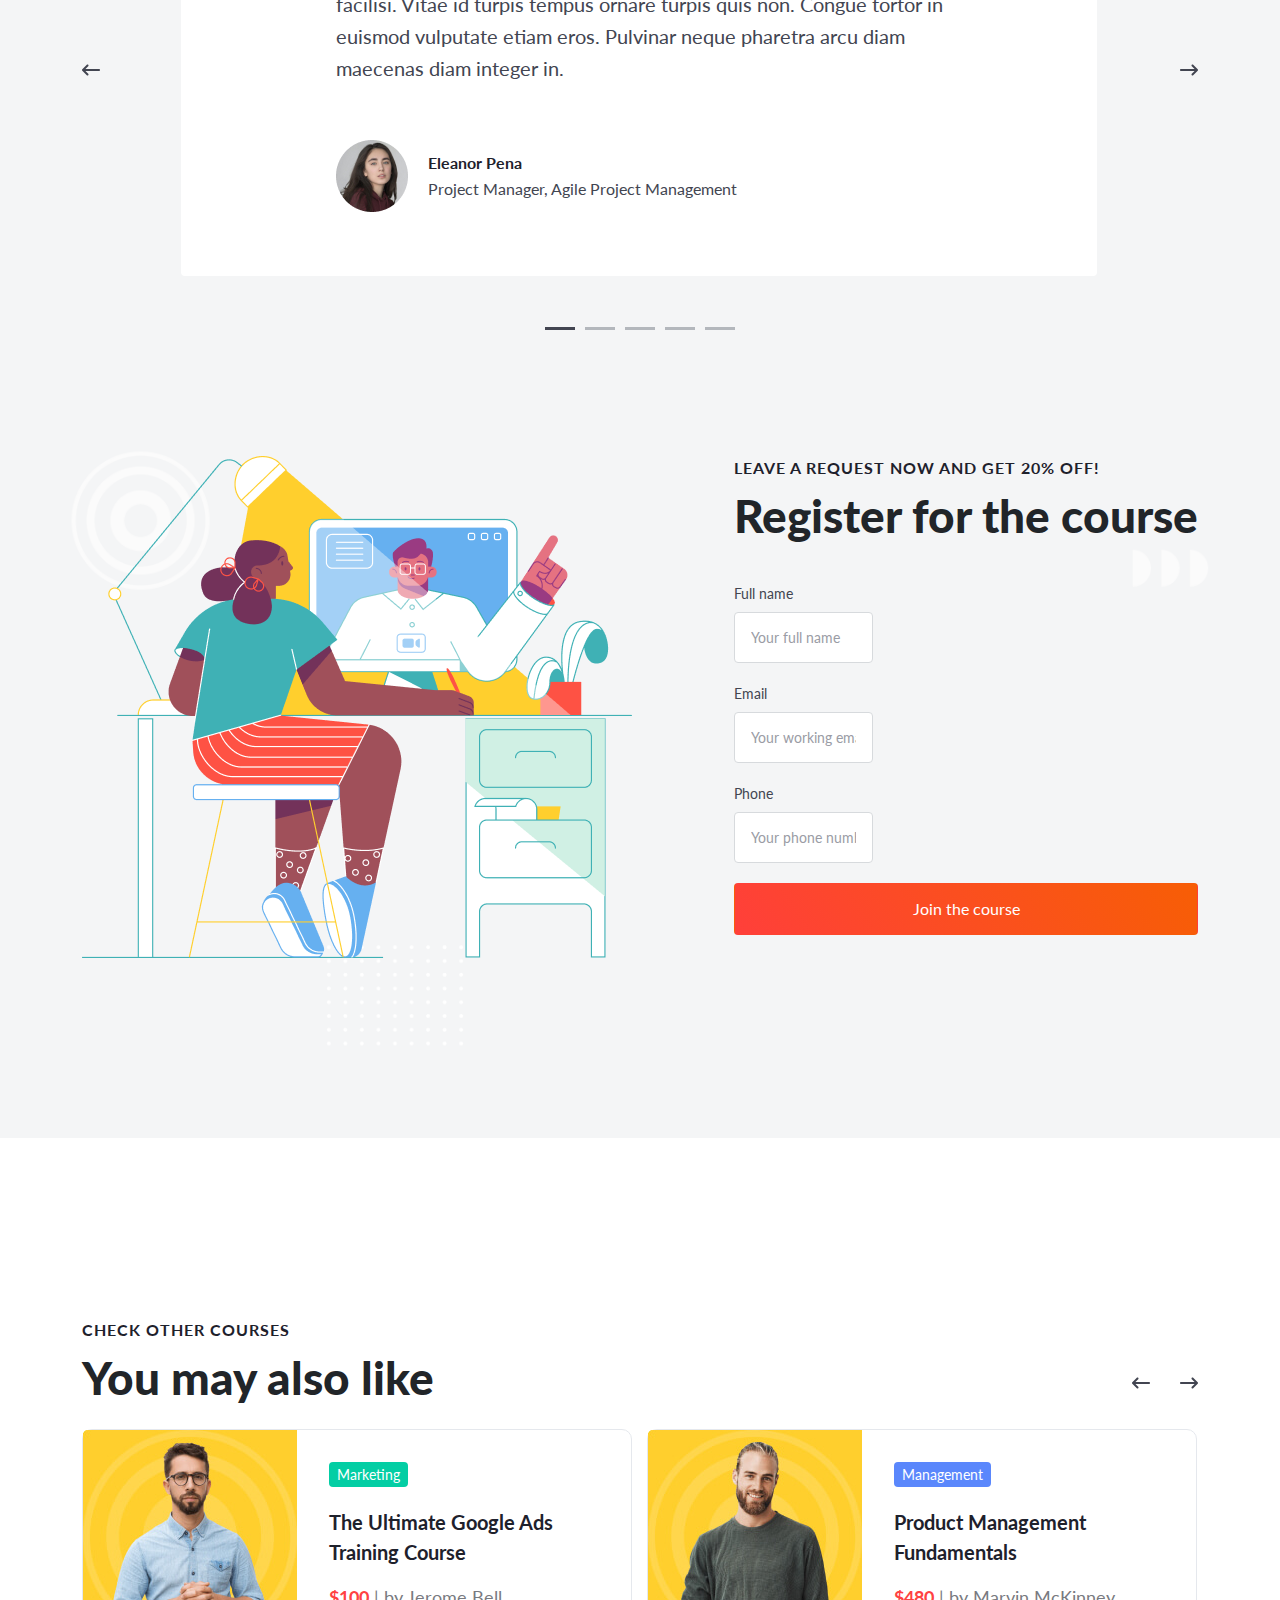
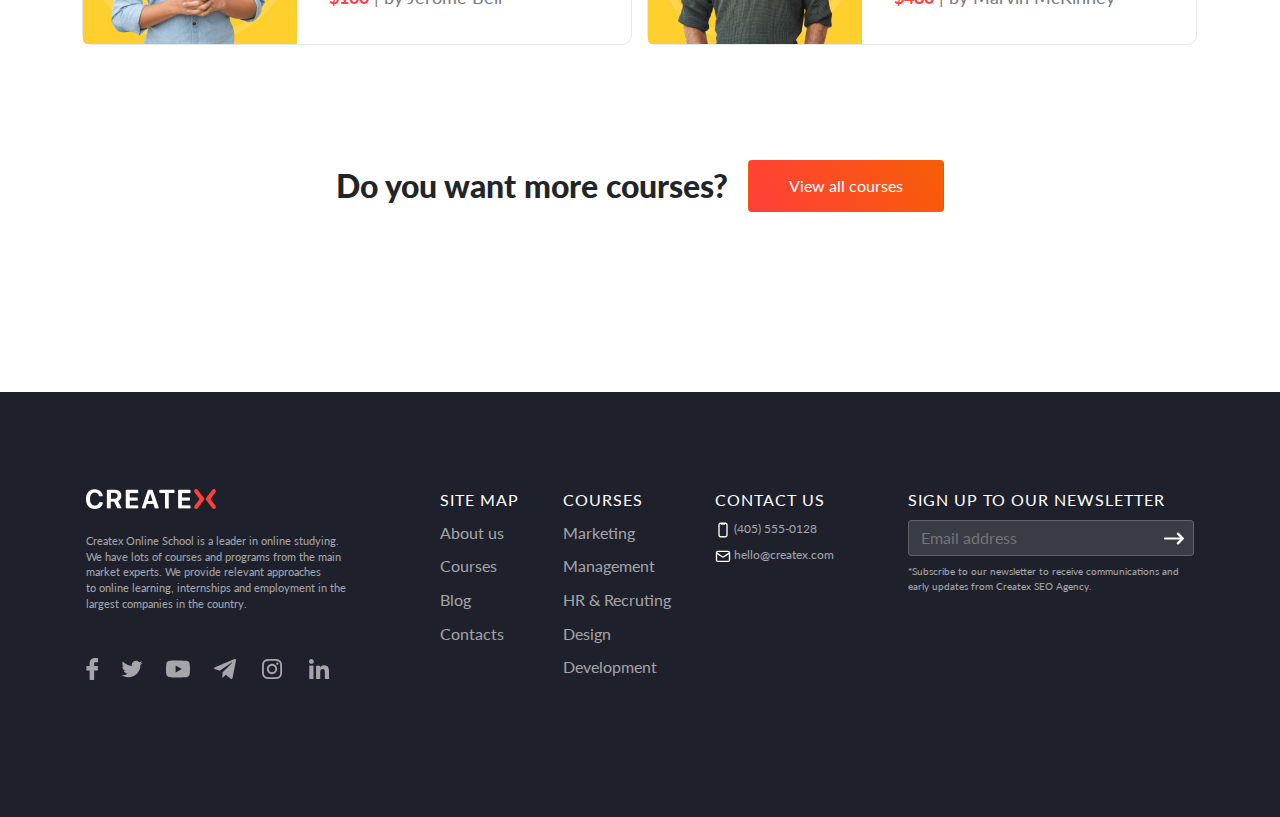
<file: onecourse.html>
<!DOCTYPE html>
<html lang="en">
<head>
    <meta charset="UTF-8">
    <meta name="viewport" content="width=device-width, initial-scale=1.0">
    <title>One of courses</title>
    <link rel="stylesheet" href="bootstrap.css">
    <link rel="stylesheet" href="custom.css">
    <link rel="stylesheet" href="onecourse.css">
    <link rel="preconnect" href="https://fonts.googleapis.com">
<link rel="preconnect" href="https://fonts.gstatic.com" crossorigin>
<link href="https://fonts.googleapis.com/css2?family=Lato:ital,wght@0,100;0,300;0,400;0,700;0,900;1,100;1,300;1,400;1,700;1,900&display=swap" rel="stylesheet">

<script src="https://code.jquery.com/jquery-3.6.0.min.js"></script>

<link rel="stylesheet" href="https://cdnjs.cloudflare.com/ajax/libs/OwlCarousel2/2.3.4/assets/owl.carousel.min.css">
<link rel="stylesheet" href="https://cdnjs.cloudflare.com/ajax/libs/OwlCarousel2/2.3.4/assets/owl.theme.default.min.css">

<script src="https://cdnjs.cloudflare.com/ajax/libs/OwlCarousel2/2.3.4/owl.carousel.min.js"></script>
</head>
<body>
  <nav class="navbar navbar-expand-lg bg-body-tertiary">
    <div class="container">
      <a class="navbar-brand" href="index.html">
        <img src="img/logo.svg" alt="logo">
      </a>
      <div class="d-flex flex-row-reverse">
      <button class="navbar-toggler" type="button" data-bs-toggle="offcanvas" href="#offcanvasExample" role="button" aria-controls="offcanvasExample">
        <img class="burger-img" src="img/menu.png" alt="menu">
      </button>
      <button type="button" class="btn btn-def btn-hidden" data-bs-toggle="modal" data-bs-target="#exampleModal">
        Get consultation
      </button></div>
      <div class="collapse navbar-collapse" id="navbarSupportedContent">
        <ul class="navbar-nav me-auto mb-2 mb-lg-0">
          <li class="nav-item">
            <a class="nav-link" aria-current="page" href="about.html">About Us</a>
          </li>
          <li class="nav-item">
            <a class="nav-link" href="courses.html">Courses</a>
          </li>
          <li class="nav-item">
            <a class="nav-link" href="#">Blog</a>
          </li>
          <li class="nav-item">
            <a class="nav-link" href="#">Contacts</a>
          </li>
        </ul>
        <button type="button" class="btn btn-def" data-bs-toggle="modal" data-bs-target="#exampleModal">
          Get consultation
        </button>
        <div class="">
          <a href="log.html" class="offc-reg-link ms-3">
            <svg class="m-2 icon-black" xmlns="http://www.w3.org/2000/svg" width="18" height="18" viewBox="0 0 18 18" fill="#000">
              <path fill-rule="evenodd" clip-rule="evenodd" d="M9.00019 1.70866C7.38936 1.70866 6.08353 3.0145 6.08353 4.62533C6.08353 6.23616 7.38936 7.54199 9.00019 7.54199C10.611 7.54199 11.9169 6.23616 11.9169 4.62533C11.9169 3.0145 10.611 1.70866 9.00019 1.70866ZM4.41686 4.62533C4.41686 2.09402 6.46889 0.0419922 9.00019 0.0419922C11.5315 0.0419922 13.5835 2.09402 13.5835 4.62533C13.5835 7.15663 11.5315 9.20866 9.00019 9.20866C6.46889 9.20866 4.41686 7.15663 4.41686 4.62533Z" />
              <path fill-rule="evenodd" clip-rule="evenodd" d="M4.08691 11.7087C3.50914 11.7087 3.05755 11.99 2.87424 12.3942C2.62053 12.9536 2.39078 13.6196 2.33656 14.2513C2.31233 14.5337 2.43006 14.7418 2.5923 14.8426C3.44993 15.3753 5.43719 16.292 9.00019 16.292C12.5632 16.292 14.5505 15.3753 15.4081 14.8426C15.5703 14.7418 15.6881 14.5337 15.6638 14.2513C15.6096 13.6196 15.3799 12.9536 15.1261 12.3942C14.9428 11.99 14.4912 11.7087 13.9135 11.7087H4.08691ZM1.35639 11.7058C1.86301 10.5887 2.99428 10.042 4.08691 10.042H13.9135C15.0061 10.042 16.1374 10.5887 16.644 11.7058C16.935 12.3474 17.2472 13.2099 17.3244 14.1088C17.3946 14.9273 17.0544 15.7819 16.2876 16.2583C15.1596 16.959 12.8665 17.9587 9.00019 17.9587C5.13386 17.9587 2.84078 16.959 1.71283 16.2583C0.945947 15.7819 0.605747 14.9273 0.676001 14.1088C0.753149 13.2099 1.0654 12.3474 1.35639 11.7058Z" />
            </svg>
            Log in / Register
          </a>
      </div>
      </div>
    </div>
  </nav>

<!-- OFFCANVAS         -->
<div class="offcanvas offcanvas-start" tabindex="-1" id="offcanvasExample" aria-labelledby="offcanvasExampleLabel">
  <div class="offcanvas-header">
    <h5 class="offcanvas-title" id="offcanvasExampleLabel">Offcanvas</h5>
    <button type="button" class="btn-close" data-bs-dismiss="offcanvas" aria-label="Close"></button>
  </div>
  <div class="offcanvas-body">
      <a class="navbar-brand logo-offc" href="index.html" >
  <img src="img/logo.svg" alt="">
      </a>
      <div class="" id="navbarSupportedContent">
          <ul class="navbar-nav me-auto mb-2 mb-lg-0">
            <li class="nav-item">
              <a class="nav-link nav-link-offc" aria-current="page" href="about.html">About Us</a>
            </li>
            <li class="nav-item">
                <a class="nav-link nav-link-offc" href="courses.html">Courses</a>
            </li>
            <li class="nav-item">
              <a class="nav-link nav-link-offc" href="#">Blog</a>
            </li>
            <li class="nav-item">
              <a class="nav-link nav-link-offc" href="contacts.html">Contacts</a>
            </li>
          </ul>
        </div>
        <div class="">
          <a href="log.html" class="offc-reg-link ms-3">
            <svg class="m-2 icon-black" xmlns="http://www.w3.org/2000/svg" width="18" height="18" viewBox="0 0 18 18" fill="#000">
              <path fill-rule="evenodd" clip-rule="evenodd" d="M9.00019 1.70866C7.38936 1.70866 6.08353 3.0145 6.08353 4.62533C6.08353 6.23616 7.38936 7.54199 9.00019 7.54199C10.611 7.54199 11.9169 6.23616 11.9169 4.62533C11.9169 3.0145 10.611 1.70866 9.00019 1.70866ZM4.41686 4.62533C4.41686 2.09402 6.46889 0.0419922 9.00019 0.0419922C11.5315 0.0419922 13.5835 2.09402 13.5835 4.62533C13.5835 7.15663 11.5315 9.20866 9.00019 9.20866C6.46889 9.20866 4.41686 7.15663 4.41686 4.62533Z" />
              <path fill-rule="evenodd" clip-rule="evenodd" d="M4.08691 11.7087C3.50914 11.7087 3.05755 11.99 2.87424 12.3942C2.62053 12.9536 2.39078 13.6196 2.33656 14.2513C2.31233 14.5337 2.43006 14.7418 2.5923 14.8426C3.44993 15.3753 5.43719 16.292 9.00019 16.292C12.5632 16.292 14.5505 15.3753 15.4081 14.8426C15.5703 14.7418 15.6881 14.5337 15.6638 14.2513C15.6096 13.6196 15.3799 12.9536 15.1261 12.3942C14.9428 11.99 14.4912 11.7087 13.9135 11.7087H4.08691ZM1.35639 11.7058C1.86301 10.5887 2.99428 10.042 4.08691 10.042H13.9135C15.0061 10.042 16.1374 10.5887 16.644 11.7058C16.935 12.3474 17.2472 13.2099 17.3244 14.1088C17.3946 14.9273 17.0544 15.7819 16.2876 16.2583C15.1596 16.959 12.8665 17.9587 9.00019 17.9587C5.13386 17.9587 2.84078 16.959 1.71283 16.2583C0.945947 15.7819 0.605747 14.9273 0.676001 14.1088C0.753149 13.2099 1.0654 12.3474 1.35639 11.7058Z" />
            </svg>
            Log in / Register
          </a>
      </div>
  </div>
</div>
<div class="course-head">
    <div class="container">
        <h6 class="text-center podz course-head-podz">
            course
          </h6>
          <h2 class="text-center mb-4">User Experience. Principles of Human-Centered Design</h2>
    </div>
</div>
<div class="container about-course-container">
    <div class="about-course-text">
      <h2 class=" mb-4">About the course</h2>
      <p>Bibendum vulputate adipiscing venenatis at est, a eu tincidunt. Leo aenean congue in sagittis, 
        felis maecenas amet varius at. Pellentesque euismod in faucibus at elementum. Tellus maecenas 
        libero est tempus sit cras at malesuada diam. Consequat senectus dictumst non hac dignissim montes, 
        pretium, egestas molestie. Sed magna aliquet ornare nibh vel lectus diam eget pretium. 
        Lorem risus nunc tincidunt tortor, mi nulla pellentesque</p>
      <h3 >
        You will learn:
      </h3>
      <ul class="about-course-list">
        <li>A fermentum in morbi pretium aliquam adipiscing donec tempus.</li>
        <li>Vulputate placerat amet pulvinar lorem nisl.</li>
        <li>Consequat feugiat habitant gravida quisque elit bibendum id adipiscing sed.</li>
        <li>Etiam duis lobortis in fames ultrices commodo nibh.</li>
        <li>Fringilla in nec risus congue venenatis pretium posuere nec.</li>
        <li>Cursus eu pretium, vulputate tempus quam massa sed at.</li>
      </ul>
    </div>
    <div class="about-course-table">
        <div class="about-course-table-h">
            Dates
        </div>
        <div class="about-course-table-numbers">
            Sept 7 – Nov 2
        </div>
        <p>Metus turpis sit lorem lacus, in elit tellus lacus.</p>
        <div class="about-course-table-h">
            Duration
        </div>
        <div class="about-course-table-numbers">
            2 months – 8 lessons
        </div>
        <p>Rhoncus pellentesque auctor auctor orci vulputate faucibus quis ut.</p>
        <div class="about-course-table-h">
            Price
        </div>
        <div class="about-course-table-numbers">
            $120 per month
        </div>
        <p>Nulla sem adipiscing adipiscing felis fringilla. Adipiscing mauris quam ac elit tristique dis.</p>
        <a class="btn btn-def btn-reg" href="#form" role="button">Join the course</a>
    </div>
</div>
<div class="curator-background">
    <div class="container course-curator">
        <div class="curator-inactive">
        <div class="img-container">
            <img src="img/codyfisher.png" alt="Cody Fisher">
        </div>
        <div>
        <div class="curator-number inactive">
            <svg xmlns="http://www.w3.org/2000/svg" width="16" height="16" viewBox="0 0 16 16" fill="none">
                <path fill-rule="evenodd" clip-rule="evenodd" d="M6.77956 1.46807C7.24272 0.399968 8.75744 0.399967 9.2206 1.46807L10.6217 4.69907L14.1275 5.03314C15.2864 5.14357 15.7545 6.58415 14.8818 7.3547L12.2419 9.68564L13.0076 13.1231C13.2607 14.2595 12.0352 15.1498 11.0327 14.5579L8.00008 12.7675L4.96745 14.5579C3.96493 15.1498 2.7395 14.2595 2.99261 13.1231L3.75825 9.68564L1.11834 7.35471C0.245643 6.58415 0.713714 5.14357 1.87266 5.03314L5.37849 4.69907L6.77956 1.46807ZM9.40116 5.22833L8.00008 1.99733L6.59901 5.22833C6.40624 5.67287 5.98703 5.97744 5.50468 6.0234L1.99886 6.35747L4.63877 8.68841C5.00198 9.00911 5.1621 9.50192 5.05676 9.97487L4.29112 13.4123L7.32375 11.6219C7.74099 11.3756 8.25917 11.3756 8.67641 11.6219L11.709 13.4123L10.9434 9.97486C10.8381 9.50192 10.9982 9.00911 11.3614 8.68841L14.0013 6.35747L10.4955 6.0234C10.0131 5.97744 9.59392 5.67286 9.40116 5.22833Z" fill="#FF3F3A"/>
              </svg>
            <p>4.9 rate</p>
          </div>
          <div class="curator-number inactive">
            <svg xmlns="http://www.w3.org/2000/svg" width="16" height="16" viewBox="0 0 16 16" fill="none">
                <g clip-path="url(#clip0_2492_17713)">
                  <path fill-rule="evenodd" clip-rule="evenodd" d="M10.7119 6.941C11.4102 7.47466 11.4102 8.52605 10.7119 9.0597L7.65865 11.3933C6.78126 12.0639 5.51566 11.4383 5.51566 10.334V5.66673C5.51566 4.56241 6.78125 3.93678 7.65865 4.60738L10.7119 6.941ZM9.90228 8.00035L6.84899 5.66673L6.84899 10.334L9.90228 8.00035Z" fill="#FF3F3A"/>
                  <path fill-rule="evenodd" clip-rule="evenodd" d="M8.00008 2.00033C4.68637 2.00033 2.00008 4.68662 2.00008 8.00033C2.00008 11.314 4.68637 14.0003 8.00008 14.0003C11.3138 14.0003 14.0001 11.314 14.0001 8.00033C14.0001 4.68662 11.3138 2.00033 8.00008 2.00033ZM0.666748 8.00033C0.666748 3.95024 3.94999 0.666992 8.00008 0.666992C12.0502 0.666992 15.3334 3.95024 15.3334 8.00033C15.3334 12.0504 12.0502 15.3337 8.00008 15.3337C3.94999 15.3337 0.666748 12.0504 0.666748 8.00033Z" fill="#FF3F3A"/>
                </g>
                <defs>
                  <clipPath id="clip0_2492_17713">
                    <rect width="16" height="16" fill="white"/>
                  </clipPath>
                </defs>
              </svg>
              <p>4 courses</p>
          </div>
          <div class="curator-number inactive">
            <svg xmlns="http://www.w3.org/2000/svg" width="14" height="16" viewBox="0 0 14 16" fill="none">
                <path fill-rule="evenodd" clip-rule="evenodd" d="M7.00006 2.16634C5.71139 2.16634 4.66672 3.21101 4.66672 4.49967C4.66672 5.78834 5.71139 6.83301 7.00006 6.83301C8.28872 6.83301 9.33339 5.78834 9.33339 4.49967C9.33339 3.21101 8.28872 2.16634 7.00006 2.16634ZM3.33339 4.49967C3.33339 2.47463 4.97501 0.833008 7.00006 0.833008C9.0251 0.833008 10.6667 2.47463 10.6667 4.49967C10.6667 6.52472 9.0251 8.16634 7.00006 8.16634C4.97501 8.16634 3.33339 6.52472 3.33339 4.49967Z" fill="#FF3F3A"/>
                <path fill-rule="evenodd" clip-rule="evenodd" d="M3.06943 10.1663C2.60722 10.1663 2.24595 10.3914 2.0993 10.7148C1.89632 11.1623 1.71252 11.6951 1.66915 12.2005C1.64976 12.4264 1.74395 12.5928 1.87374 12.6735C2.55984 13.0997 4.14965 13.833 7.00006 13.833C9.85046 13.833 11.4403 13.0997 12.1264 12.6735C12.2562 12.5928 12.3504 12.4264 12.331 12.2005C12.2876 11.6951 12.1038 11.1623 11.9008 10.7148C11.7542 10.3914 11.3929 10.1663 10.9307 10.1663H3.06943ZM0.885011 10.164C1.29031 9.27039 2.19533 8.83301 3.06943 8.83301H10.9307C11.8048 8.83301 12.7098 9.27039 13.1151 10.164C13.3479 10.6773 13.5977 11.3674 13.6594 12.0864C13.7156 12.7413 13.4435 13.4249 12.83 13.8061C11.9276 14.3666 10.0931 15.1663 7.00006 15.1663C3.90699 15.1663 2.07253 14.3666 1.17017 13.8061C0.55666 13.4249 0.2845 12.7413 0.340703 12.0864C0.402421 11.3673 0.65222 10.6773 0.885011 10.164Z" fill="#FF3F3A"/>
              </svg>
              <p>350 students</p>
          </div></div></div>
        <div class="course-curator-text">
            <h6 class=" podz">
            Course curator
          </h6>
          <h2 class="mb-3">Cody Fisher</h2>
          <p class="curator-p">
            Senior UX designer in IT Product Company
          </p>
          <div class="curator-number">
            <svg xmlns="http://www.w3.org/2000/svg" width="16" height="16" viewBox="0 0 16 16" fill="none">
                <path fill-rule="evenodd" clip-rule="evenodd" d="M6.77956 1.46807C7.24272 0.399968 8.75744 0.399967 9.2206 1.46807L10.6217 4.69907L14.1275 5.03314C15.2864 5.14357 15.7545 6.58415 14.8818 7.3547L12.2419 9.68564L13.0076 13.1231C13.2607 14.2595 12.0352 15.1498 11.0327 14.5579L8.00008 12.7675L4.96745 14.5579C3.96493 15.1498 2.7395 14.2595 2.99261 13.1231L3.75825 9.68564L1.11834 7.35471C0.245643 6.58415 0.713714 5.14357 1.87266 5.03314L5.37849 4.69907L6.77956 1.46807ZM9.40116 5.22833L8.00008 1.99733L6.59901 5.22833C6.40624 5.67287 5.98703 5.97744 5.50468 6.0234L1.99886 6.35747L4.63877 8.68841C5.00198 9.00911 5.1621 9.50192 5.05676 9.97487L4.29112 13.4123L7.32375 11.6219C7.74099 11.3756 8.25917 11.3756 8.67641 11.6219L11.709 13.4123L10.9434 9.97486C10.8381 9.50192 10.9982 9.00911 11.3614 8.68841L14.0013 6.35747L10.4955 6.0234C10.0131 5.97744 9.59392 5.67286 9.40116 5.22833Z" fill="#FF3F3A"/>
              </svg>
            <p>4.9 rate</p>
          </div>
          <div class="curator-number">
            <svg xmlns="http://www.w3.org/2000/svg" width="16" height="16" viewBox="0 0 16 16" fill="none">
                <g clip-path="url(#clip0_2492_17713)">
                  <path fill-rule="evenodd" clip-rule="evenodd" d="M10.7119 6.941C11.4102 7.47466 11.4102 8.52605 10.7119 9.0597L7.65865 11.3933C6.78126 12.0639 5.51566 11.4383 5.51566 10.334V5.66673C5.51566 4.56241 6.78125 3.93678 7.65865 4.60738L10.7119 6.941ZM9.90228 8.00035L6.84899 5.66673L6.84899 10.334L9.90228 8.00035Z" fill="#FF3F3A"/>
                  <path fill-rule="evenodd" clip-rule="evenodd" d="M8.00008 2.00033C4.68637 2.00033 2.00008 4.68662 2.00008 8.00033C2.00008 11.314 4.68637 14.0003 8.00008 14.0003C11.3138 14.0003 14.0001 11.314 14.0001 8.00033C14.0001 4.68662 11.3138 2.00033 8.00008 2.00033ZM0.666748 8.00033C0.666748 3.95024 3.94999 0.666992 8.00008 0.666992C12.0502 0.666992 15.3334 3.95024 15.3334 8.00033C15.3334 12.0504 12.0502 15.3337 8.00008 15.3337C3.94999 15.3337 0.666748 12.0504 0.666748 8.00033Z" fill="#FF3F3A"/>
                </g>
                <defs>
                  <clipPath id="clip0_2492_17713">
                    <rect width="16" height="16" fill="white"/>
                  </clipPath>
                </defs>
              </svg>
              <p>4 courses</p>
          </div>
          <div class="curator-number">
            <svg xmlns="http://www.w3.org/2000/svg" width="14" height="16" viewBox="0 0 14 16" fill="none">
                <path fill-rule="evenodd" clip-rule="evenodd" d="M7.00006 2.16634C5.71139 2.16634 4.66672 3.21101 4.66672 4.49967C4.66672 5.78834 5.71139 6.83301 7.00006 6.83301C8.28872 6.83301 9.33339 5.78834 9.33339 4.49967C9.33339 3.21101 8.28872 2.16634 7.00006 2.16634ZM3.33339 4.49967C3.33339 2.47463 4.97501 0.833008 7.00006 0.833008C9.0251 0.833008 10.6667 2.47463 10.6667 4.49967C10.6667 6.52472 9.0251 8.16634 7.00006 8.16634C4.97501 8.16634 3.33339 6.52472 3.33339 4.49967Z" fill="#FF3F3A"/>
                <path fill-rule="evenodd" clip-rule="evenodd" d="M3.06943 10.1663C2.60722 10.1663 2.24595 10.3914 2.0993 10.7148C1.89632 11.1623 1.71252 11.6951 1.66915 12.2005C1.64976 12.4264 1.74395 12.5928 1.87374 12.6735C2.55984 13.0997 4.14965 13.833 7.00006 13.833C9.85046 13.833 11.4403 13.0997 12.1264 12.6735C12.2562 12.5928 12.3504 12.4264 12.331 12.2005C12.2876 11.6951 12.1038 11.1623 11.9008 10.7148C11.7542 10.3914 11.3929 10.1663 10.9307 10.1663H3.06943ZM0.885011 10.164C1.29031 9.27039 2.19533 8.83301 3.06943 8.83301H10.9307C11.8048 8.83301 12.7098 9.27039 13.1151 10.164C13.3479 10.6773 13.5977 11.3674 13.6594 12.0864C13.7156 12.7413 13.4435 13.4249 12.83 13.8061C11.9276 14.3666 10.0931 15.1663 7.00006 15.1663C3.90699 15.1663 2.07253 14.3666 1.17017 13.8061C0.55666 13.4249 0.2845 12.7413 0.340703 12.0864C0.402421 11.3673 0.65222 10.6773 0.885011 10.164Z" fill="#FF3F3A"/>
              </svg>
              <p>350 students</p>
          </div>
          <p>Mattis adipiscing aliquam eu proin metus a iaculis faucibus. Tempus curabitur venenatis, 
            vulputate venenatis fermentum ante. Nisl, amet id semper semper quis commodo, consequat. 
            Massa rhoncus sit morbi odio. Sit maecenas nibh consectetur vel diam. Sem vulputate molestie 
            laoreet at massa sed pharetra. Ac commodo platea id habitasse proin. Nullam sit nec ipsum posuere 
            non. Nam vel aliquam tristique sollicitudin interdum quam. </p>
          <div class="curator-icons">
            <svg xmlns="http://www.w3.org/2000/svg" width="24" height="24" viewBox="0 0 24 24" fill="none">
                <path d="M17.5628 1.00458L14.7856 1C11.6654 1 9.64903 3.12509 9.64903 6.41423V8.91055H6.85662C6.61532 8.91055 6.41992 9.1115 6.41992 9.35937V12.9763C6.41992 13.2241 6.61554 13.4249 6.85662 13.4249H9.64903V22.5514C9.64903 22.7993 9.84443 23 10.0857 23H13.729C13.9703 23 14.1657 22.799 14.1657 22.5514V13.4249H17.4307C17.672 13.4249 17.8674 13.2241 17.8674 12.9763L17.8688 9.35937C17.8688 9.24036 17.8226 9.12638 17.7409 9.04215C17.6591 8.95793 17.5477 8.91055 17.4318 8.91055H14.1657V6.79439C14.1657 5.77728 14.4017 5.26094 15.6915 5.26094L17.5624 5.26025C17.8035 5.26025 17.9989 5.0593 17.9989 4.81166V1.45317C17.9989 1.20576 17.8037 1.00504 17.5628 1.00458Z" fill="#787A80"/>
              </svg>
              <svg xmlns="http://www.w3.org/2000/svg" width="24" height="24" viewBox="0 0 24 24" fill="none">
                <g clip-path="url(#clip0_2492_17701)">
                  <path d="M12.3652 15.1437C12.3652 13.1724 11.486 11.7153 9.66971 11.1692C10.9949 10.4961 11.6861 9.47637 11.6861 7.8902C11.6861 4.76268 9.49368 4 6.96423 4H0V19.7027H7.15926C9.84374 19.7027 12.3652 18.3341 12.3652 15.1437ZM3.24657 6.68058H6.29311C7.46432 6.68058 8.51851 7.03045 8.51851 8.47475C8.51851 9.8081 7.69836 10.3446 6.53816 10.3446H3.24657V6.68058ZM3.24557 17.036V12.7116H6.7842C8.21345 12.7116 9.11761 13.3452 9.11761 14.9538C9.11761 16.54 8.03842 17.036 6.71719 17.036H3.24557Z" fill="#787A80"/>
                  <path d="M18.7993 20C21.3537 20 23.008 18.7765 23.8041 16.1759H21.2117C20.9326 17.1466 19.7824 17.6597 18.8903 17.6597C17.169 17.6597 16.2648 16.5877 16.2648 14.7658H23.9792C24.2232 11.1198 22.3189 8.01257 18.7983 8.01257C15.5387 8.01257 13.3263 10.6174 13.3263 14.0297C13.3263 17.5711 15.4227 20 18.7993 20ZM18.7073 10.3721C20.1825 10.3721 20.9246 11.2937 21.0487 12.8009H16.2688C16.3658 11.3065 17.299 10.3721 18.7073 10.3721Z" fill="#787A80"/>
                  <path d="M15.6701 4.82507H21.6591V6.37177H15.6701V4.82507Z" fill="#787A80"/>
                </g>
                <defs>
                  <clipPath id="clip0_2492_17701">
                    <rect width="24" height="24" fill="white"/>
                  </clipPath>
                </defs>
              </svg>
              <svg xmlns="http://www.w3.org/2000/svg" width="24" height="24" viewBox="0 0 24 24" fill="none">
                <path d="M22.5 5.77233C21.7271 6.10027 20.8978 6.32267 20.0264 6.42196C20.9161 5.91181 21.5972 5.10263 21.92 4.1414C21.0854 4.61383 20.1642 4.95688 19.1826 5.14285C18.3966 4.33994 17.2785 3.83984 16.0384 3.83984C13.6593 3.83984 11.7303 5.68691 11.7303 7.9637C11.7303 8.2866 11.7683 8.60199 11.8418 8.90357C8.26201 8.73141 5.08768 7.08917 2.96314 4.59372C2.59176 5.20189 2.38049 5.91053 2.38049 6.66697C2.38049 8.09814 3.14161 9.36093 4.2964 10.0997C3.5904 10.0771 2.92639 9.89116 2.34508 9.58205V9.63357C2.34508 11.6314 3.83056 13.2988 5.80024 13.6783C5.43936 13.7713 5.05882 13.8228 4.66514 13.8228C4.38696 13.8228 4.11794 13.7964 3.85417 13.7461C4.40267 15.3859 5.99315 16.5783 7.87756 16.611C6.40388 17.7167 4.54573 18.3739 2.52749 18.3739C2.17976 18.3739 1.83724 18.3537 1.5 18.3173C3.40671 19.4896 5.67036 20.1732 8.10327 20.1732C16.028 20.1732 20.3597 13.8881 20.3597 8.43741L20.3453 7.90341C21.1917 7.32537 21.9239 6.59912 22.5 5.77233Z" fill="#787A80"/>
              </svg>
              <svg xmlns="http://www.w3.org/2000/svg" width="24" height="24" viewBox="0 0 24 24" fill="none">
                <path d="M21.995 22L22 21.9992V14.6642C22 11.0758 21.2275 8.31167 17.0325 8.31167C15.0158 8.31167 13.6625 9.41833 13.11 10.4675H13.0517V8.64667H9.07416V21.9992H13.2158V15.3875C13.2158 13.6467 13.5458 11.9633 15.7017 11.9633C17.8258 11.9633 17.8575 13.95 17.8575 15.4992V22H21.995Z" fill="#FF3F3A"/>
                <path d="M2.32999 8.6475H6.47666V22H2.32999V8.6475Z" fill="#FF3F3A"/>
                <path d="M4.40167 2C3.07583 2 2 3.07583 2 4.40167C2 5.7275 3.07583 6.82583 4.40167 6.82583C5.7275 6.82583 6.80333 5.7275 6.80333 4.40167C6.8025 3.07583 5.72667 2 4.40167 2Z" fill="#FF3F3A"/>
              </svg>
          </div>
          
        </div>
        
    </div>
    <div class="container p-767">
        <p>Mattis adipiscing aliquam eu proin metus a iaculis faucibus. Tempus curabitur venenatis, 
            vulputate venenatis fermentum ante. Nisl, amet id semper semper quis commodo, consequat. 
            Massa rhoncus sit morbi odio. Sit maecenas nibh consectetur vel diam. Sem vulputate molestie 
            laoreet at massa sed pharetra. Ac commodo platea id habitasse proin. Nullam sit nec ipsum posuere 
            non. Nam vel aliquam tristique sollicitudin interdum quam. </p>
    </div>
    <div class="curator-steps container">
        <h6 class="text-center podz ">
            Main steps
          </h6>
          <h2 class="text-center mb-5">Online learning process</h2>
          <div class="curator-main-steps">
            <div class="curator-main-step">
                <div class="curator-step-number">
                    <div class="curator-step-number1">
                        01
                    </div>
                    <div class="curator-step-line line-none-767">

                    </div>
                </div>
                <h4 style="z-index: 10; position: relative;">Watching online video lectures</h4>
                <p>Culpa nostrud commodo ea consequat aliquip reprehenderit. 
                    Veniam velit nostrud aliquip sunt. </p>
            </div>
            <div class="curator-main-step">
                <div class="curator-step-number">
                    <div class="curator-step-number1">
                        02
                    </div>
                    <div class="curator-step-line curator-step-line-none">

                    </div>
                </div>
                <h4 style="z-index: 10; position: relative;">Passing test</h4>
                <p>Anim reprehenderit sint voluptate exercitation adipisicing laborum adipisicing. 
                    Minim ad tempor est ea.</p>
            </div>
            <div class="curator-main-step">
                <div class="curator-step-number">
                    <div class="curator-step-number1">
                        03
                    </div>
                    <div class="curator-step-line line-none-767">

                    </div>
                </div>
                <h4 style="z-index: 10; position: relative;">Curator’s feedback</h4>
                <p>Culpa nostrud commodo ea consequat aliquip reprehenderit. 
                    Veniam velit nostrud aliquip sunt.</p>
            </div>
            <div class="curator-main-step">
                <div class="curator-step-number">
                    <div class="curator-step-number1 ">
                        04
                    </div>
                    
                </div>
                <h4 style="z-index: 10; position: relative;">Corrections if needed</h4>
                <p>Sit veniam aute dolore adipisicing nulla sit culpa. 
                    Minim mollit voluptate ullamco proident ea ad.</p>
            </div>
          </div>
      </div>
    
    <div class="timer container" id="form">
        <div class="timer-header">
            <h3>20% discount for early birds!</h3>
            <div id="countdown">
                <ul>
                  <li><span id="days"></span><span class="timer-date">Days</span></li>
                  <li><span id="hours"></span><span class="timer-date">Hours</span></li>
                  <li><span id="minutes"></span><span class="timer-date">Mins</span></li>
                  <li><span id="seconds"></span><span class="timer-date">Sec</span></li>
                </ul>
              </div>
        </div>
        <form action="#" class="timer-form">
            <div><label for="#timer-name">Full name</label>
            <input type="text" id="timer-name" placeholder="Your full name" required></div>
            <div><label for="#timer-email">Email</label>
            <input type="email" id="timer-email" placeholder="Your working email" required></div>
            <div><label for="#timer-phone">Phone</label>
            <input type="text" id="timer-phone" placeholder="Your phone number" required required oninput="replacer(this)"></div>
            <input class="btn btn-def btn-reg" type="submit" value="Join the course">
        </form>
    </div>

    <div class="container curator-benefits">
        <h6 class=" podz">
            For whom?
        </h6>
        <div class="curator-benefits-flex"><h2 class="mb-3">Who will benefit from the course:</h2>
            <ul class="about-course-list curator-benefits-list">
                <li>Specialists with more than 1 year of active work experience</li>
                <li>Mobile app designers who want to improve their skills in solving business problems, creating and testing human-centered interfaces</li>
                <li>Professional designers who want to feel more confident in UX</li>
                <li>Specialists who would like to structure their knowledge, fill in the gaps</li>
            </ul>
        </div>
    </div>
</div>
<div class="will-learn container">
    <div class="will-learn-text">
    <h6 class=" podz">
        Course program
    </h6>
    <h2 class="mb-3">What will you learn</h2>
      
      <div class="accordion accordion-flush" id="accordionFlushExample">
        <div class="accordion-item">
          <h2 class="accordion-header">
            <button class="accordion-button collapsed" type="button" data-bs-toggle="collapse" data-bs-target="#flush-collapseOne" aria-expanded="false" aria-controls="flush-collapseOne">
                <h4><span>Lesson 1.</span>Aliquet lectus urna viverra in odio.</h4>
            </button>
          </h2>
          <div id="flush-collapseOne" class="accordion-collapse collapse show" data-bs-parent="#accordionFlushExample">
            <div class="accordion-body"><p>Nulla amet, sagittis potenti rhoncus sit. Elit lectus nec pulvinar aliquet donec enim, 
                ornare. Lacus facilisi curabitur turpis varius mauris. Nisi, tempus risus, odio mi 
                suscipit sed. Curabitur faucibus porttitor quis sem lacus, arcu feugiat facilisis. 
                Commodo nunc orci vitae accumsan id.</p></div>
          </div>
        </div>
        <div class="accordion-item">
          <h2 class="accordion-header">
            <button class="accordion-button collapsed" type="button" data-bs-toggle="collapse" data-bs-target="#flush-collapseTwo" aria-expanded="false" aria-controls="flush-collapseTwo">
                <h4><span>Lesson 2.</span>Orci commodo, viverra orci mollis ut euismod.</h4>
            </button>
          </h2>
          <div id="flush-collapseTwo" class="accordion-collapse collapse" data-bs-parent="#accordionFlushExample">
            <div class="accordion-body">
                <p>Nulla amet, sagittis potenti rhoncus sit. Elit lectus nec pulvinar aliquet donec enim, 
                    ornare. Lacus facilisi curabitur turpis varius mauris. Nisi, tempus risus, odio mi 
                    suscipit sed. Curabitur faucibus porttitor quis sem lacus, arcu feugiat facilisis. 
                    Commodo nunc orci vitae accumsan id.</p>
            </div>
          </div>
        </div>
        <div class="accordion-item">
          <h2 class="accordion-header">
            <button class="accordion-button collapsed" type="button" data-bs-toggle="collapse" data-bs-target="#flush-collapseThree" aria-expanded="false" aria-controls="flush-collapseThree">
                <h4><span>Lesson 3. </span>Sagittis vitae facilisi rutrum amet mauris quisque.</h4>
            </button>
          </h2>
          <div id="flush-collapseThree" class="accordion-collapse collapse" data-bs-parent="#accordionFlushExample">
            <div class="accordion-body"><p>Nulla amet, sagittis potenti rhoncus sit. Elit lectus nec pulvinar aliquet donec enim, 
                ornare. Lacus facilisi curabitur turpis varius mauris. Nisi, tempus risus, odio mi 
                suscipit sed. Curabitur faucibus porttitor quis sem lacus, arcu feugiat facilisis. 
                Commodo nunc orci vitae accumsan id.</p></div>
          </div>
        </div>
        <div class="accordion-item">
            <h2 class="accordion-header">
              <button class="accordion-button collapsed" type="button" data-bs-toggle="collapse" data-bs-target="#flush-collapseFour" aria-expanded="false" aria-controls="flush-collapseThree">
                  <h4><span>Lesson 4. </span>In id dolor quis nunc, urna hendrerit pharetra.</h4>
              </button>
            </h2>
            <div id="flush-collapseFour" class="accordion-collapse collapse" data-bs-parent="#accordionFlushExample">
              <div class="accordion-body"><p>Nulla amet, sagittis potenti rhoncus sit. Elit lectus nec pulvinar aliquet donec enim, 
                  ornare. Lacus facilisi curabitur turpis varius mauris. Nisi, tempus risus, odio mi 
                  suscipit sed. Curabitur faucibus porttitor quis sem lacus, arcu feugiat facilisis. 
                  Commodo nunc orci vitae accumsan id.</p></div>
            </div>
          </div>
          <div class="accordion-item">
            <h2 class="accordion-header">
              <button class="accordion-button collapsed" type="button" data-bs-toggle="collapse" data-bs-target="#flush-collapseFive" aria-expanded="false" aria-controls="flush-collapseFour">
                  <h4><span>Lesson 5. </span>Est, ut tempus id rutrum facilisi.</h4>
              </button>
            </h2>
            <div id="flush-collapseFive" class="accordion-collapse collapse" data-bs-parent="#accordionFlushExample">
              <div class="accordion-body"><p>Nulla amet, sagittis potenti rhoncus sit. Elit lectus nec pulvinar aliquet donec enim, 
                  ornare. Lacus facilisi curabitur turpis varius mauris. Nisi, tempus risus, odio mi 
                  suscipit sed. Curabitur faucibus porttitor quis sem lacus, arcu feugiat facilisis. 
                  Commodo nunc orci vitae accumsan id.</p></div>
            </div>
          </div>
          <div class="accordion-item">
            <h2 class="accordion-header">
              <button class="accordion-button collapsed" type="button" data-bs-toggle="collapse" data-bs-target="#flush-collapseSix" aria-expanded="false" aria-controls="flush-collapseSeven">
                  <h4><span>Lesson 6. </span>Amet nec in pellentesque.</h4>
              </button>
            </h2>
            <div id="flush-collapseSix" class="accordion-collapse collapse" data-bs-parent="#accordionFlushExample">
              <div class="accordion-body"><p>Nulla amet, sagittis potenti rhoncus sit. Elit lectus nec pulvinar aliquet donec enim, 
                  ornare. Lacus facilisi curabitur turpis varius mauris. Nisi, tempus risus, odio mi 
                  suscipit sed. Curabitur faucibus porttitor quis sem lacus, arcu feugiat facilisis. 
                  Commodo nunc orci vitae accumsan id.</p></div>
            </div>
          </div>
          <div class="accordion-item">
            <h2 class="accordion-header">
              <button class="accordion-button collapsed" type="button" data-bs-toggle="collapse" data-bs-target="#flush-collapseSeven" aria-expanded="false" aria-controls="flush-collapseSeven">
                  <h4><span>Lesson 7. </span>Massa vel arcu mauris, id vel rhoncus mattis quis.</h4>
              </button>
            </h2>
            <div id="flush-collapseSeven" class="accordion-collapse collapse" data-bs-parent="#accordionFlushExample">
              <div class="accordion-body"><p>Nulla amet, sagittis potenti rhoncus sit. Elit lectus nec pulvinar aliquet donec enim, 
                  ornare. Lacus facilisi curabitur turpis varius mauris. Nisi, tempus risus, odio mi 
                  suscipit sed. Curabitur faucibus porttitor quis sem lacus, arcu feugiat facilisis. 
                  Commodo nunc orci vitae accumsan id.</p></div>
            </div>
          </div>
          <div class="accordion-item">
            <h2 class="accordion-header">
              <button class="accordion-button collapsed" type="button" data-bs-toggle="collapse" data-bs-target="#flush-collapseEight" aria-expanded="false" aria-controls="flush-collapseEight">
                  <h4><span>Lesson 8. </span>Neque, cursus sapien nullam id.</h4>
              </button>
            </h2>
            <div id="flush-collapseEight" class="accordion-collapse collapse" data-bs-parent="#accordionFlushExample">
              <div class="accordion-body"><p>Nulla amet, sagittis potenti rhoncus sit. Elit lectus nec pulvinar aliquet donec enim, 
                  ornare. Lacus facilisi curabitur turpis varius mauris. Nisi, tempus risus, odio mi 
                  suscipit sed. Curabitur faucibus porttitor quis sem lacus, arcu feugiat facilisis. 
                  Commodo nunc orci vitae accumsan id.</p></div>
            </div>
          </div>
      </div>
    </div>
    <img src="img/willlearnillustration.svg" alt="Learning process">
</div>
<div class="meet">
    <div class="container">
  <h6 class=" podz text-center">
    TESTIMONIALS
</h6>
<h2 class="text-center">What our students say</h2>
  <!-- 2карусель______________________________________________________ -->
  <div class="owl-carousel slide-two">
    <div class="item2"><div class="review-text"><p>Lorem ipsum dolor sit amet, consectetur adipiscing elit. 
        Justo, amet lectus quam viverra mus lobortis fermentum amet, eu. Pulvinar eu sed purus facilisi. Vitae id 
        turpis tempus ornare turpis quis non. Congue tortor in euismod vulputate etiam eros. 
        Pulvinar neque pharetra arcu diam maecenas diam integer in.</p>
        <div class="review-profile">
            <img src="img/review.png" alt="woman">
            <div class="review-data">
                <p class="review-name">
                    Eleanor Pena
                </p>
                <p class="review-course">
                    Project Manager, Agile Project Management
                </p>
            </div>
        </div></div>
    </div>
    <div class="item2"><div class="review-text"><p>Lorem ipsum dolor sit amet, consectetur adipiscing elit. 
        Justo, amet lectus quam viverra mus lobortis fermentum amet, eu. Pulvinar eu sed purus facilisi. Vitae id 
        turpis tempus ornare turpis quis non. Congue tortor in euismod vulputate etiam eros. 
        Pulvinar neque pharetra arcu diam maecenas diam integer in.Pulvinar neque pharetra arcu diam maecenas diam integer in.
    </p>
        <div class="review-profile">
            <img src="img/review.png" alt="woman">
            <div class="review-data">
                <p class="review-name">
                    Michael Smith
                </p>
                <p class="review-course">
                    Data Scientist, Advanced Machine Learning
                </p>
            </div>
        </div></div>
    </div>
    <div class="item2"><div class="review-text"><p>Lorem ipsum dolor sit amet, consectetur adipiscing elit. 
        Justo,  fermentum amet, eu. Pulvinar eu sed purus facilisi. Vitae id 
        turpis tempus ornare turpis quis non. Congue tortor in euismod vulputate etiam eros. 
        Pulvinar neque pharetra arcu diam maecenas diam integer in.</p>
        <div class="review-profile">
            <img src="img/review.png" alt="woman">
            <div class="review-data">
                <p class="review-name">
                    Maria Rodriguez
                </p>
                <p class="review-course">
                    Software Engineer, Full Stack Web Development
                </p>
            </div>
        </div></div>
    </div>
    <div class="item2"><div class="review-text"><p>Lorem ipsum dolor sit amet, consectetur adipiscing elit. 
        Justo, amet lectus quam viverra mus lobortis fermentum amet, eu. Pulvinar eu sed purus facilisi. Vitae id 
        turpis tempus ornare turpis quis non. Congue tortor in euismod vulputate etiam eros. 
        Pulvinar neque pharetra arcu diam maecenas diam integer in.</p>
        <div class="review-profile">
            <img src="img/review.png" alt="woman">
            <div class="review-data">
                <p class="review-name">
                    Sophia Lee
                </p>
                <p class="review-course">
                    Marketing Specialist, Digital Marketing Strategy
                </p>
            </div>
        </div></div>
    </div>
    <div class="item2">
        <div class="review-text"><p>Lorem ipsum dolor sit amet, consectetur adipiscing elit. 
        Justo, amet lectus quam viverra mus lobortis fermentum amet, eu. Pulvinar eu sed purus facilisi. Vitae id 
        turpis tempus ornare turpis quis non. </p>
            <div class="review-profile">
            <img src="img/review.png" alt="woman">
                <div class="review-data">
                    <p class="review-name">
                        Eleanor Pena
                    </p>
                    <p class="review-course">
                        Position, Course
                    </p>
                </div>
            </div>
        </div>
    </div>
    </div>
  </div>
  <div class="register-course container">
    <img src="img/benefits.png" alt="Register now!!!">
    <div class="register-form-text">
        <h6 class=" podz">
            Leave a request now and get 20% off!
        </h6>
        <h2 class="mb-3">Register for the course</h2>
        <form action="#" class="timer-form register-form">
            <div><label for="#timer-name">Full name</label>
            <input type="text" id="timer-name" placeholder="Your full name" required></div>
            <div><label for="#timer-email">Email</label>
            <input type="email" id="timer-email" placeholder="Your working email" required></div>
            <div><label for="#timer-phone">Phone</label>
            <input type="text" id="timer-phone" placeholder="Your phone number" required required oninput="replacer(this)"></div>
            <input class="btn btn-def btn-reg" type="submit" value="Join the course">
        </form>
    </div>
  </div>
</div>
<div class="container other-courses">
    <h6 class="why-podz podz">
        Check other courses
    </h6>
    <h2 class="mb-4">You may also like</h2>
        <div class="owl-carousel slide-one">
            <div class="card-owl">
                <!-- CARD1 -->
                <div class=" main-course" role="button" onclick="window.location.href='#';">
                    <img src="img/sqprofiles/image1_1.png" alt="Teacher">
                    <div class="main-course-text">
                        <p class="marketing-span">Marketing</p>
                        <h4 class="mb-3">The Ultimate Google Ads Training Course</h4>
                        <p class="course-teach-name"><span>$100</span> | by Jerome Bell</p>
                    </div>
                </div>
            </div><!-- CARD1 -->
            <div class="card-owl">
                <div class=" main-course" role="button" onclick="window.location.href='#';">
                    <img src="img/sqprofiles/image1_2.png" alt="Teacher">
                    <div class="main-course-text">
                        <p class="marketing-span management-span">Management</p>
                        <h4 class="mb-3">Product Management Fundamentals</h4>
                        <p class="course-teach-name"><span>$480</span> | by Marvin McKinney</p>
                    </div>
                </div>
            </div><!-- CARD1 -->
            <div class="card-owl">
                <div class="col main-course" role="button" onclick="window.location.href='#';">
                    <img src="img/sqprofiles/image2_1.png" alt="Teacher">
                    <div class="main-course-text">
                        <p class="marketing-span hr-span">HR & Recruting</p>
                        <h4 class="mb-3">HR  Management and Analytics</h4>
                        <p class="course-teach-name"><span>$200</span> | by Leslie Alexander Li</p>
                    </div>
                </div>
            </div><!-- CARD1 -->
            <div class="card-owl">
                <div class="col main-course" role="button" onclick="window.location.href='#';">
                    <img src="img/sqprofiles/2_2.png" alt="Teacher">
                    <div class="main-course-text">
                        <p class="marketing-span">Marketing</p>
                        <h4 class="mb-3">Brand Management & PR Communications</h4>
                        <p class="course-teach-name"><span>$530</span> | by Kristin Watson</p>
                    </div>
                  </div>
            </div>
            <div class="card-owl">
                <div class="col main-course" role="button" onclick="window.location.href='#';">
                    <img src="img/sqprofiles/3_2.png" alt="Teacher">
                    <div class="main-course-text">
                        <p class="marketing-span design-span">Design</p>
                        <h4 class="mb-3">Graphic Design Basic</h4>
                        <p class="course-teach-name"><span>$480</span> | by Guy Hawkins</p>
                    </div>
                  </div>
            </div>
        </div>
        <div class="more-courses"><h3>Do you want more courses?</h3>
        <a class="btn btn-def btn-reg" href="courses.html" role="button">View all courses</a></div>
</div>
<footer class="bd-footer py-4 py-md-5  bg-body-tertiary">
    <div class="container py-4 py-md-5 px-4 px-md-3 text-body-secondary">
    <div class=" footer-row">
    <div class="mb-4 footer-about">
    <a class="d-inline-flex mb-4 align-items-center mb-2 text-body-emphasis text-decoration-none" href="#" aria-label="Bootstrap">
      <img src="img/logolight.png" alt="CreateX">
    </a>
    <ul class="list-unstyled small">
      <li class="mb-4">Createx Online School is a leader in online studying. We have lots of courses and programs from the main market experts. We provide relevant approaches to online learning, internships and employment in the largest companies in the country.  </li>
      <li class="footer-icons">
          <svg class="footer-icon"xmlns="http://www.w3.org/2000/svg" width="12" height="22" viewBox="0 0 12 22" fill="none">
              <path d="M11.5628 0.00457747L8.78558 0C5.66542 0 3.64903 2.12509 3.64903 5.41423V7.91055H0.85662C0.615322 7.91055 0.419922 8.1115 0.419922 8.35937V11.9763C0.419922 12.2241 0.615545 12.4249 0.85662 12.4249H3.64903V21.5514C3.64903 21.7993 3.84443 22 4.08573 22H7.72904C7.97033 22 8.16573 21.799 8.16573 21.5514V12.4249H11.4307C11.672 12.4249 11.8674 12.2241 11.8674 11.9763L11.8688 8.35937C11.8688 8.24036 11.8226 8.12638 11.7409 8.04215C11.6591 7.95793 11.5477 7.91055 11.4318 7.91055H8.16573V5.79439C8.16573 4.77728 8.40168 4.26094 9.6915 4.26094L11.5624 4.26025C11.8035 4.26025 11.9989 4.0593 11.9989 3.81166V0.453169C11.9989 0.205757 11.8037 0.00503522 11.5628 0.00457747Z" fill="white"/>
          </svg>
          <svg class="footer-icon" xmlns="http://www.w3.org/2000/svg" width="22" height="18" viewBox="0 0 22 18" fill="none">
              <path d="M21.5 2.77233C20.7271 3.10027 19.8978 3.32267 19.0264 3.42196C19.9161 2.91181 20.5972 2.10263 20.92 1.1414C20.0854 1.61383 19.1642 1.95688 18.1826 2.14285C17.3966 1.33994 16.2785 0.839844 15.0384 0.839844C12.6593 0.839844 10.7303 2.68691 10.7303 4.9637C10.7303 5.2866 10.7683 5.60199 10.8418 5.90357C7.26201 5.73141 4.08768 4.08917 1.96314 1.59372C1.59176 2.20189 1.38049 2.91053 1.38049 3.66697C1.38049 5.09814 2.14161 6.36093 3.2964 7.09973C2.5904 7.07713 1.92639 6.89116 1.34508 6.58205V6.63357C1.34508 8.63141 2.83056 10.2988 4.80024 10.6783C4.43936 10.7713 4.05882 10.8228 3.66514 10.8228C3.38696 10.8228 3.11794 10.7964 2.85417 10.7461C3.40267 12.3859 4.99315 13.5783 6.87756 13.611C5.40388 14.7167 3.54573 15.3739 1.52749 15.3739C1.17976 15.3739 0.837236 15.3537 0.5 15.3173C2.40671 16.4896 4.67036 17.1732 7.10327 17.1732C15.028 17.1732 19.3597 10.8881 19.3597 5.43741L19.3453 4.90341C20.1917 4.32537 20.9239 3.59912 21.5 2.77233Z" fill="white"/>
          </svg>
          <svg class="footer-icon" xmlns="http://www.w3.org/2000/svg" width="24" height="24" viewBox="0 0 24 24" fill="none">
              <path fill-rule="evenodd" clip-rule="evenodd" d="M21.3903 4.11358C22.4182 4.39044 23.2288 5.20086 23.5055 6.22899C24.0197 8.10691 23.9999 12.0213 23.9999 12.0213C23.9999 12.0213 23.9999 15.9158 23.5057 17.7939C23.2288 18.8218 22.4184 19.6324 21.3903 19.9091C19.5122 20.4035 12 20.4035 12 20.4035C12 20.4035 4.50731 20.4035 2.60961 19.8895C1.58148 19.6127 0.771054 18.802 0.4942 17.7741C0 15.9158 0 12.0015 0 12.0015C0 12.0015 0 8.10691 0.4942 6.22899C0.770871 5.20104 1.60125 4.37066 2.60943 4.09399C4.48753 3.59961 11.9998 3.59961 11.9998 3.59961C11.9998 3.59961 19.5122 3.59961 21.3903 4.11358ZM15.8549 12.0016L9.60788 15.5996V8.40355L15.8549 12.0016Z" fill="white"/>
          </svg>
          <svg class="footer-icon" xmlns="http://www.w3.org/2000/svg" width="24" height="24" viewBox="0 0 24 24" fill="none">
                <path d="M9.63262 15.1813L9.2687 20.7653C9.78938 20.7653 10.0149 20.5213 10.2853 20.2283L12.7264 17.6833L17.7847 21.7243C18.7124 22.2883 19.366 21.9913 19.6163 20.7933L22.9365 3.8214L22.9374 3.8204C23.2317 2.3244 22.4415 1.73941 21.5377 2.1064L2.02135 10.2574C0.689406 10.8214 0.709573 11.6314 1.79493 11.9984L6.78447 13.6913L18.3742 5.78039C18.9196 5.38639 19.4155 5.60439 19.0076 5.99839L9.63262 15.1813Z" fill="white"/>
          </svg>
          <svg class="footer-icon" xmlns="http://www.w3.org/2000/svg" width="24" height="24" viewBox="0 0 24 24" fill="none">
                <path d="M21.9804 7.88005C21.9336 6.81738 21.7617 6.0868 21.5156 5.45374C21.2616 4.78176 20.8709 4.18014 20.359 3.68002C19.8589 3.1721 19.2533 2.77743 18.5891 2.52745C17.9524 2.28127 17.2256 2.10943 16.163 2.06257C15.0923 2.01175 14.7525 2 12.0371 2C9.32172 2 8.98185 2.01175 7.9152 2.05861C6.85253 2.10546 6.12195 2.27746 5.48904 2.52348C4.81692 2.77743 4.2153 3.16814 3.71517 3.68002C3.20726 4.18014 2.81274 4.78573 2.5626 5.44992C2.31643 6.0868 2.14458 6.81341 2.09773 7.87609C2.04691 8.9467 2.03516 9.28658 2.03516 12.002C2.03516 14.7173 2.04691 15.0572 2.09376 16.1239C2.14061 17.1865 2.31261 17.9171 2.55879 18.5502C2.81274 19.2221 3.20726 19.8238 3.71517 20.3239C4.2153 20.8318 4.82088 21.2265 5.48507 21.4765C6.12195 21.7226 6.84856 21.8945 7.91139 21.9413C8.97788 21.9883 9.31791 21.9999 12.0333 21.9999C14.7486 21.9999 15.0885 21.9883 16.1552 21.9413C17.2178 21.8945 17.9484 21.7226 18.5813 21.4765C19.9254 20.9568 20.9881 19.8941 21.5078 18.5502C21.7538 17.9133 21.9258 17.1865 21.9726 16.1239C22.0195 15.0572 22.0312 14.7173 22.0312 12.002C22.0312 9.28658 22.0273 8.9467 21.9804 7.88005ZM20.1794 16.0457C20.1364 17.0225 19.9723 17.5499 19.8355 17.9015C19.4995 18.7728 18.808 19.4643 17.9367 19.8004C17.585 19.9372 17.0538 20.1012 16.0808 20.1441C15.026 20.1911 14.7096 20.2027 12.0411 20.2027C9.37255 20.2027 9.0522 20.1911 8.00113 20.1441C7.02437 20.1012 6.49693 19.9372 6.1453 19.8004C5.71171 19.6402 5.31704 19.3862 4.9967 19.0541C4.6646 18.7298 4.41065 18.3391 4.2504 17.9055C4.11365 17.5539 3.94959 17.0225 3.9067 16.0497C3.8597 14.9948 3.8481 14.6783 3.8481 12.0097C3.8481 9.34122 3.8597 9.02087 3.9067 7.96995C3.94959 6.99319 4.11365 6.46575 4.2504 6.11412C4.41065 5.68038 4.6646 5.28586 5.00067 4.96536C5.32483 4.63327 5.71553 4.37931 6.14927 4.21921C6.5009 4.08247 7.03231 3.9184 8.00509 3.87537C9.05999 3.82851 9.37652 3.81676 12.0449 3.81676C14.7174 3.81676 15.0337 3.82851 16.0848 3.87537C17.0616 3.9184 17.589 4.08247 17.9406 4.21921C18.3742 4.37931 18.7689 4.63327 19.0892 4.96536C19.4213 5.28967 19.6753 5.68038 19.8355 6.11412C19.9723 6.46575 20.1364 6.99701 20.1794 7.96995C20.2262 9.02484 20.238 9.34122 20.238 12.0097C20.238 14.6783 20.2262 14.9908 20.1794 16.0457Z" fill="white"/>
                <path d="M12.0371 6.86423C9.20069 6.86423 6.89937 9.1654 6.89937 12.002C6.89937 14.8385 9.20069 17.1397 12.0371 17.1397C14.8736 17.1397 17.1748 14.8385 17.1748 12.002C17.1748 9.1654 14.8736 6.86423 12.0371 6.86423ZM12.0371 15.3347C10.197 15.3347 8.70438 13.8422 8.70438 12.002C8.70438 10.1617 10.197 8.66924 12.0371 8.66924C13.8774 8.66924 15.3698 10.1617 15.3698 12.002C15.3698 13.8422 13.8774 15.3347 12.0371 15.3347Z" fill="white"/>
                <path d="M18.5776 6.6611C18.5776 7.32346 18.0405 7.86053 17.378 7.86053C16.7156 7.86053 16.1785 7.32346 16.1785 6.6611C16.1785 5.99858 16.7156 5.46167 17.378 5.46167C18.0405 5.46167 18.5776 5.99858 18.5776 6.6611Z" fill="white"/>
          </svg>
          <svg class="footer-icon" xmlns="http://www.w3.org/2000/svg" width="24" height="24" viewBox="0 0 24 24" fill="none">
                <path d="M21.995 22L22 21.9992V14.6642C22 11.0758 21.2275 8.31167 17.0325 8.31167C15.0158 8.31167 13.6625 9.41833 13.11 10.4675H13.0517V8.64667H9.07416V21.9992H13.2158V15.3875C13.2158 13.6467 13.5458 11.9633 15.7017 11.9633C17.8258 11.9633 17.8575 13.95 17.8575 15.4992V22H21.995Z" fill="white"/>
                <path d="M2.32999 8.6475H6.47666V22H2.32999V8.6475Z" fill="white"/>
                <path d="M4.40167 2C3.07583 2 2 3.07583 2 4.40167C2 5.7275 3.07583 6.82583 4.40167 6.82583C5.7275 6.82583 6.80333 5.7275 6.80333 4.40167C6.8025 3.07583 5.72667 2 4.40167 2Z" fill="white"/>
          </svg>
      </li>
    </ul>
    </div>
    <div class="  mb-3">
    <h5>SITE MAP</h5>
    <ul class="list-unstyled">
      <li class="mb-2"><a href="about.html">About us</a></li>
      <li class="mb-2"><a href="courses.html">Courses</a></li>
      <li class="mb-2"><a href="#">Blog</a></li>
      <li class="mb-2"><a href="contacts.html">Contacts</a></li>
    </ul>
    </div>
    <div class=" mb-3">
    <h5>COURSES</h5>
    <ul class="list-unstyled">
        <li class="mb-2"><a href="courses.html?filter=marketing">Marketing</a></li>
        <li class="mb-2"><a href="courses.html?filter=management">Management</a></li>
        <li class="mb-2"><a href="courses.html?filter=hr">HR & Recruting</a></li>
        <li class="mb-2"><a href="courses.html?filter=design">Design</a></li>
        <li class="mb-2"><a href="courses.html?filter=development">Development</a></li>
    </ul>
    </div>
    <div class=" mb-3 footer-about">
    <h5>CONTACT US</h5>
    <ul class="list-unstyled">
      <li class="mb-2 footer-number">
          <svg xmlns="http://www.w3.org/2000/svg" width="16" height="16" viewBox="0 0 16 16" fill="none">
              <path fill-rule="evenodd" clip-rule="evenodd" d="M5.66683 1.94857C5.11454 1.94857 4.66683 2.39628 4.66683 2.94857V13.0527C4.66683 13.605 5.11454 14.0527 5.66683 14.0527H10.3335C10.8858 14.0527 11.3335 13.605 11.3335 13.0527V2.94857C11.3335 2.39628 10.8858 1.94857 10.3335 1.94857H10.2779L10.1155 2.3382C10.012 2.58661 9.76928 2.74842 9.50016 2.74842H6.50016C6.23105 2.74842 5.98832 2.58661 5.8848 2.3382L5.72242 1.94857H5.66683ZM3.3335 2.94857C3.3335 1.6599 4.37817 0.615234 5.66683 0.615234H10.3335C11.6222 0.615234 12.6668 1.6599 12.6668 2.94857V13.0527C12.6668 14.3414 11.6222 15.3861 10.3335 15.3861H5.66683C4.37816 15.3861 3.3335 14.3414 3.3335 13.0527V2.94857Z" fill="white"/>
          </svg>
          (405) 555-0128
      </li>
      <li class="mb-2">
          <svg xmlns="http://www.w3.org/2000/svg" width="16" height="16" viewBox="0 0 16 16" fill="none">
              <path fill-rule="evenodd" clip-rule="evenodd" d="M15.1668 11.9993V4.66602C15.1668 3.56145 14.2714 2.66602 13.1668 2.66602L2.83349 2.66603C1.72893 2.66603 0.833496 3.56146 0.833496 4.66603V11.9993C0.833496 13.1039 1.72893 13.9993 2.8335 13.9993L13.1668 13.9993C14.2714 13.9993 15.1668 13.1039 15.1668 11.9993ZM13.8335 6.17232V11.9993C13.8335 12.3675 13.535 12.666 13.1668 12.666L2.8335 12.666C2.46531 12.666 2.16683 12.3675 2.16683 11.9993L2.16683 6.17223L6.87561 9.3742C7.55433 9.83573 8.44613 9.83573 9.12485 9.3742L13.8335 6.17232ZM13.8259 4.56509C13.7773 4.24479 13.5007 3.99935 13.1668 3.99935L2.83349 3.99936C2.49965 3.99936 2.22311 4.24476 2.17443 4.56501L7.62535 8.27164C7.85159 8.42548 8.14886 8.42548 8.3751 8.27164L13.8259 4.56509Z" fill="white"/>
          </svg>
          hello@createx.com
      </li>
    </ul>
    </div>
    <div class="footer-email  mb-3">
    <h5>SIGN UP TO OUR NEWSLETTER</h5>
    <ul class="list-unstyled">
      <li class="mb-2 ">
          <form action="#" class="footer-form">
          <input type="email" name="email" id="" class="footer-form-email" placeholder="Email address" required>
          <button type="submit" class="submit-btn">
              <img src="img/left.svg" alt="Submit">
          </button>
          </form>
      </li>
      <li class="mb-2" style="font-size: 10px;">*Subscribe to our newsletter to receive communications and early updates from Createx SEO Agency.</li>
    </ul>
    </div>
    </div>
    </div>
    </footer>

    <!-- MODAL -->
<div class="modal fade p-4" id="exampleModal" tabindex="-1" aria-labelledby="exampleModalLabel" aria-hidden="true">
  <div class="modal-dialog">
    <div class="modal-content">
      <div class="modal-header">
        <h1 class="modal-title fs-5" id="exampleModalLabel">Drop us a line!</h1>
        <button type="button" class="btn-close" data-bs-dismiss="modal" aria-label="Close"></button>
      </div>
      <div class="modal-body">
        <form action="#" class="request-form">
          <div><label for="#request-name">Full name</label>
            <input type="text" id="request-name" placeholder="Your full name" required></div>
            <div><label for="#request-email">Email</label>
            <input type="email" id="request-email" placeholder="Your working email" required></div>
            <div><label for="#request-phone">Phone</label>
            <input type="text" id="request-phone" placeholder="Your phone number" required required oninput="replacer(this)"></div>
            <div><label for="#request-area">Say something</label>
            <textarea name="textarea" id="request-area" placeholder="I want to ask about..." required></textarea></div>
            <input class="btn btn-def btn-reg" type="submit" value="Leave a request">
        </form>
      </div>
    </div>
  </div>
</div>
<script src="https://cdn.jsdelivr.net/npm/bootstrap@5.0.2/dist/js/bootstrap.bundle.min.js" integrity="sha384-MrcW6ZMFYlzcLA8Nl+NtUVF0sA7MsXsP1UyJoMp4YLEuNSfAP+JcXn/tWtIaxVXM" crossorigin="anonymous"></script>
<script>
    // Установить конечную дату (6 дней, 18 часов и 24 минуты от текущего времени)
let countdownDate = new Date().getTime() + (6 * 24 * 60 * 60 * 1000) + (18 * 60 * 60 * 1000) + (24 * 60 * 1000);
// Обновляем таймер каждую секунду
let timer = setInterval(function() {
    // Текущее время
    let now = new Date().getTime();
    // Оставшееся время до конца
    let distance = countdownDate - now;
    // Вычисляем дни, часы, минуты и секунды
    let days = Math.floor(distance / (1000 * 60 * 60 * 24));
    let hours = Math.floor((distance % (1000 * 60 * 60 * 24)) / (1000 * 60 * 60));
    let minutes = Math.floor((distance % (1000 * 60 * 60)) / (1000 * 60));
    let seconds = Math.floor((distance % (1000 * 60)) / 1000);
    // Добавляем ведущие нули, если число меньше 10
    days = days.toString().padStart(2, '0');
    hours = hours.toString().padStart(2, '0');
    minutes = minutes.toString().padStart(2, '0');
    seconds = seconds.toString().padStart(2, '0');
    // Отображаем результат в элементах с id
    document.getElementById("days").innerText = days;
    document.getElementById("hours").innerText = hours;
    document.getElementById("minutes").innerText = minutes;
    document.getElementById("seconds").innerText = seconds;
    // Если отсчет закончился
    if (distance < 0) {
        clearInterval(timer);
        document.getElementById("countdown").innerHTML = "EXPIRED";
    }

}, 1000);


function replacer(el) {
        el.value = el.value.replace(/[^0-9+]/g, ''); 
      }
</script>
<script>
    $(document).ready(function(){
    $(".slide-one").owlCarousel({
          loop:true, 
          margin:15, 
          nav:true, 
          dots:false,
          smartSpeed:700,
          autoplay:true,
          autoplayTimeout:4000, 
          navText: ['<img src="img/right.svg" class="prev-slide">', '<img src="img/left.svg" class="next-slide">'],
          responsive:{ //Адаптация в зависимости от разрешения экрана
              0:{
                  items:1
              },
              600:{
                  items:1
              },
              1000:{
                items:2
              },
              1200:{
                  items:2
              }
          }
      });
    $(".slide-two").owlCarousel({
          loop:true, 
          margin:10, 
          nav:true,
          smartSpeed:800,
          dots:true, 
          navText: ['<img src="img/right.svg" class="prev-slide2">', '<img src="img/left.svg" class="next-slide2">'],
          responsive:{ 
              200:{
                  items:1
              },
              600:{
                  items:1
              },
              1000:{
                  items:1
              }
          }
      });
      $(".slide-two .owl-prev").addClass("owl-prev2");
    $(".slide-two .owl-next").addClass("owl-next2");
    $('.slide-two .owl-nav').addClass('owl-nav2');
    $(".slide-one .owl-prev").addClass("owl-prev1");
    $(".slide-one .owl-next").addClass("owl-next1");
    $('.slide-one .owl-nav').addClass('owl-nav1');
  });  
</script>
</body>
</html>
</file>
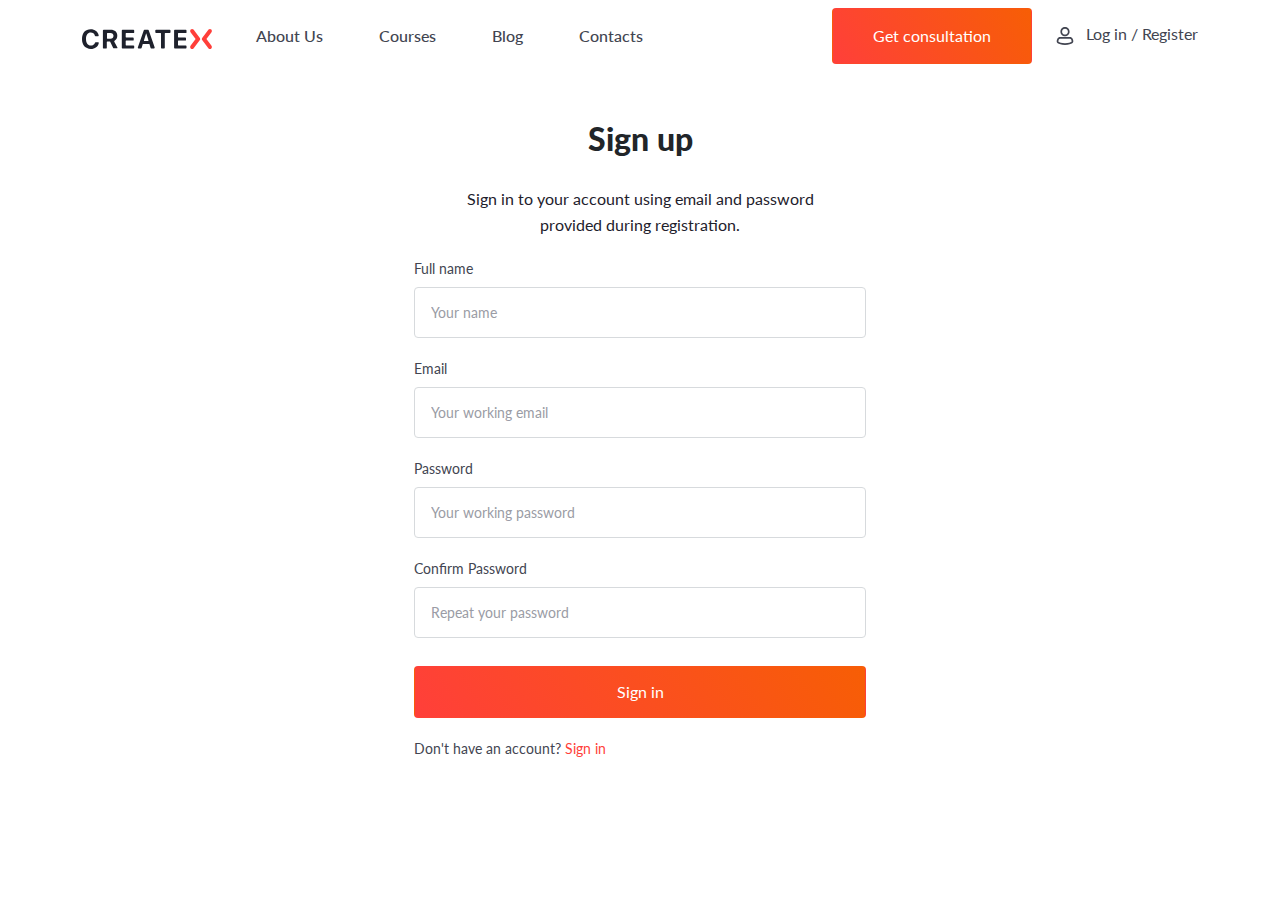
<file: reg.html>
<!DOCTYPE html>
<html lang="en">
<head>
    <meta charset="UTF-8">
    <meta name="viewport" content="width=device-width, initial-scale=1.0">
    <title>About us</title>
    <link rel="stylesheet" href="bootstrap.css">
    <link rel="stylesheet" href="custom.css">
    <link rel="stylesheet" href="courses.css">
    <link rel="stylesheet" href="about.css">
    <link rel="preconnect" href="https://fonts.googleapis.com">
<link rel="preconnect" href="https://fonts.gstatic.com" crossorigin>
<link href="https://fonts.googleapis.com/css2?family=Lato:ital,wght@0,100;0,300;0,400;0,700;0,900;1,100;1,300;1,400;1,700;1,900&display=swap" rel="stylesheet">

<script src="https://code.jquery.com/jquery-3.6.0.min.js"></script>

<link rel="stylesheet" href="https://cdnjs.cloudflare.com/ajax/libs/OwlCarousel2/2.3.4/assets/owl.carousel.min.css">
<link rel="stylesheet" href="https://cdnjs.cloudflare.com/ajax/libs/OwlCarousel2/2.3.4/assets/owl.theme.default.min.css">

<script src="https://cdnjs.cloudflare.com/ajax/libs/OwlCarousel2/2.3.4/owl.carousel.min.js"></script>
</head>
<body>
  <nav class="navbar navbar-expand-lg bg-body-tertiary">
    <div class="container">
      <a class="navbar-brand" href="index.html">
        <img src="img/logo.svg" alt="logo">
      </a>
      <div class="d-flex flex-row-reverse">
      <button class="navbar-toggler" type="button" data-bs-toggle="offcanvas" href="#offcanvasExample" role="button" aria-controls="offcanvasExample">
        <img class="burger-img" src="img/menu.png" alt="menu">
      </button>
      <button type="button" class="btn btn-def btn-hidden" data-bs-toggle="modal" data-bs-target="#exampleModal">
        Get consultation
      </button></div>
      <div class="collapse navbar-collapse" id="navbarSupportedContent">
        <ul class="navbar-nav me-auto mb-2 mb-lg-0">
          <li class="nav-item">
            <a class="nav-link" aria-current="page" href="about.html">About Us</a>
          </li>
          <li class="nav-item">
            <a class="nav-link" href="courses.html">Courses</a>
          </li>
          <li class="nav-item">
            <a class="nav-link" href="#">Blog</a>
          </li>
          <li class="nav-item">
            <a class="nav-link" href="#">Contacts</a>
          </li>
        </ul>
        <button type="button" class="btn btn-def" data-bs-toggle="modal" data-bs-target="#exampleModal">
          Get consultation
        </button>
        <div class="">
          <a href="reg.html" class="offc-reg-link ms-3">
            <svg class="m-2 icon-black" xmlns="http://www.w3.org/2000/svg" width="18" height="18" viewBox="0 0 18 18" fill="#000">
              <path fill-rule="evenodd" clip-rule="evenodd" d="M9.00019 1.70866C7.38936 1.70866 6.08353 3.0145 6.08353 4.62533C6.08353 6.23616 7.38936 7.54199 9.00019 7.54199C10.611 7.54199 11.9169 6.23616 11.9169 4.62533C11.9169 3.0145 10.611 1.70866 9.00019 1.70866ZM4.41686 4.62533C4.41686 2.09402 6.46889 0.0419922 9.00019 0.0419922C11.5315 0.0419922 13.5835 2.09402 13.5835 4.62533C13.5835 7.15663 11.5315 9.20866 9.00019 9.20866C6.46889 9.20866 4.41686 7.15663 4.41686 4.62533Z" />
              <path fill-rule="evenodd" clip-rule="evenodd" d="M4.08691 11.7087C3.50914 11.7087 3.05755 11.99 2.87424 12.3942C2.62053 12.9536 2.39078 13.6196 2.33656 14.2513C2.31233 14.5337 2.43006 14.7418 2.5923 14.8426C3.44993 15.3753 5.43719 16.292 9.00019 16.292C12.5632 16.292 14.5505 15.3753 15.4081 14.8426C15.5703 14.7418 15.6881 14.5337 15.6638 14.2513C15.6096 13.6196 15.3799 12.9536 15.1261 12.3942C14.9428 11.99 14.4912 11.7087 13.9135 11.7087H4.08691ZM1.35639 11.7058C1.86301 10.5887 2.99428 10.042 4.08691 10.042H13.9135C15.0061 10.042 16.1374 10.5887 16.644 11.7058C16.935 12.3474 17.2472 13.2099 17.3244 14.1088C17.3946 14.9273 17.0544 15.7819 16.2876 16.2583C15.1596 16.959 12.8665 17.9587 9.00019 17.9587C5.13386 17.9587 2.84078 16.959 1.71283 16.2583C0.945947 15.7819 0.605747 14.9273 0.676001 14.1088C0.753149 13.2099 1.0654 12.3474 1.35639 11.7058Z" />
            </svg>
            Log in / Register
          </a>
      </div>
      </div>
    </div>
  </nav>


<!-- OFFCANVAS         -->
<div class="offcanvas offcanvas-start" tabindex="-1" id="offcanvasExample" aria-labelledby="offcanvasExampleLabel">
  <div class="offcanvas-header">
    <h5 class="offcanvas-title" id="offcanvasExampleLabel">Offcanvas</h5>
    <button type="button" class="btn-close" data-bs-dismiss="offcanvas" aria-label="Close"></button>
  </div>
  <div class="offcanvas-body">
      <a class="navbar-brand logo-offc" href="/index.html" >
  <img src="img/logo.svg" alt="">
      </a>
      <div class="" id="navbarSupportedContent">
          <ul class="navbar-nav me-auto mb-2 mb-lg-0">
            <li class="nav-item">
              <a class="nav-link nav-link-offc active" aria-current="page" href="#">About Us</a>
            </li>
            <li class="nav-item">
                <a class="nav-link" href="/courses.html">Courses</a>
            </li>
            <li class="nav-item">
              <a class="nav-link nav-link-offc" href="#">Blog</a>
            </li>
            <li class="nav-item">
              <a class="nav-link nav-link-offc" href="#">Contacts</a>
            </li>
          </ul>
        </div>
  </div>
</div>

<!-- MODAL -->
<div class="modal fade p-4" id="exampleModal" tabindex="-1" aria-labelledby="exampleModalLabel" aria-hidden="true">
  <div class="modal-dialog">
    <div class="modal-content">
      <div class="modal-header">
        <h1 class="modal-title fs-5" id="exampleModalLabel">Drop us a line!</h1>
        <button type="button" class="btn-close" data-bs-dismiss="modal" aria-label="Close"></button>
      </div>
      <div class="modal-body">
        <form action="#" class="request-form">
          <div><label for="#request-name">Full name</label>
            <input type="text" id="request-name" placeholder="Your full name" required></div>
            <div><label for="#request-email">Email</label>
            <input type="email" id="request-email" placeholder="Your working email" required></div>
            <div><label for="#request-phone">Phone</label>
            <input type="text" id="request-phone" placeholder="Your phone number" required required oninput="replacer(this)"></div>
            <div><label for="#request-area">Say something</label>
            <textarea name="textarea" id="request-area" placeholder="I want to ask about..." required></textarea></div>
            <input class="btn btn-def btn-reg" type="submit" value="Leave a request">
        </form>
      </div>
    </div>
  </div>
</div>

<form action="#" id="regform" class="log-form p-4 mx-auto mb-5" style="max-width: 500px;">
  <h3 class="text-center mt-4 mx-auto">Sign up</h3>
  <p class="text-center mt-2 mx-auto" style="max-width: 390px;">Sign in to your account using email and password provided during registration.</p>
  <div><label for="#log-name">Full name</label>
    <input type="text" id="log-name" placeholder="Your name" required>
  </div>
  <div><label for="#log-email">Email</label>
      <input type="email" id="log-email" placeholder="Your working email" required>
  </div>
  <div><label for="#log-pass">Password</label>
      <input type="password" id="log-pass" placeholder="Your working password" required>
  </div>
  <div>
    <label for="confirm-pass">Confirm Password</label>
    <input type="password" id="confirm-pass" placeholder="Repeat your password" required>
</div>
  <input class="btn btn-def btn-reg mt-2" type="submit" value="Sign in">
  <p>Don't have an account? <a href="log.html"> Sign in</a></p>
</form>

<script>
  document.getElementById("regform").addEventListener("submit", function(event) {
      event.preventDefault();
  
      const name = document.getElementById("log-name").value;
      const email = document.getElementById("log-email").value;
      const password = document.getElementById("log-pass").value;
      const confirmPassword = document.getElementById("confirm-pass").value;
  
      if (name && email && password && confirmPassword) {
          if (password === confirmPassword) {
              alert("Регистрация успешна!");
              window.location.href = "index.html";
          } else {
              alert("Пароли не совпадают. Пожалуйста, повторите ввод.");
          }
      } else {
          alert("Пожалуйста, заполните все поля.");
      }
  });
  </script>

<script src="https://cdn.jsdelivr.net/npm/bootstrap@5.0.2/dist/js/bootstrap.bundle.min.js" integrity="sha384-MrcW6ZMFYlzcLA8Nl+NtUVF0sA7MsXsP1UyJoMp4YLEuNSfAP+JcXn/tWtIaxVXM" crossorigin="anonymous"></script>
</body>
</html>
</file>
<file: custom.css>
*{
    font-family: Lato, sans-serif !important;
}
h1{
    color: var(--gray-900, #1E212C);
    font-size: 54px;
    font-style: normal;
    font-weight: 900;
    line-height: 130%; /* 83.2px */
    letter-spacing: 1px;
}
h2{font-size: 46px;
    font-weight: 900;
    margin-bottom: 0;}
h3{
    font-size: 32px;
    font-weight: 900;
    margin-bottom: 0;
}
h4{
    color: #1E212C;
font-size: 20px;
font-style: normal;
font-weight: 700;
line-height: 150%; /* 30px */
}
@media(max-width:1100px){
    h1{font-size: 44px;}
    h2{font-size: 36px;}
    h3{font-size: 28px;}
}
p{
    color: rgba(30, 33, 44, 1);
    font-family: Lato;
    font-size: 16px;
    font-style: normal;
    font-weight: 400;
    line-height: 160%; /* 25.6px */
    margin-bottom: 0;
}
.podz{
    color:  #1E212C;
    font-family: Lato;
    font-size: 16px;
    font-weight: 700;
    line-height: 150%; /* 24px */
    letter-spacing: 1px;
    text-transform: uppercase;
}
.btn-def{
    padding: 15px 40px;
    flex-direction: column;
    align-items: center;
    gap: 10px;
    border-radius: 4px;
    background: var(--btn-gradient, linear-gradient(56deg, #FF3F3A 0%, #F75E05 100%));
    color: var(--white, #FFF);
    font-style: normal;
}
.btn-def:hover,.btn-outline:hover,.btn-def:focus,.btn-def:active{
    color: #FFF;
    scale: 1.03;
    background: var(--btn-gradient, linear-gradient(56deg, #d31913 0%, #F75E05 100%));
    transition: all 0.5s;
}
.btn-outline{
    padding: 13px 40px;
    text-align: center;
    font-size: 16px;
    font-weight: 700;
    letter-spacing: 0.5px;
    border-radius: 4px;
    border: 1px solid #FF3F3A;
    color: #FF3F3A;
  }
  .btn-reg{padding: 13px 40px;}
  @media(max-width:650px){
    .btn-outline, .btn-def,.btn-reg{
        padding: 17px 40px;}
  }

  input:focus, input:active{
    outline: none !important;
    border: none;
  }

  .btn-hidden{
    display: none;
  }
  @media(max-width:1000px){
    .btn-hidden{
        display: block;
        width: auto;
    }
  }
</file>
<file: courses.css>
.main-course{
    flex-direction: column;
    padding: 0;
    border-radius: 15px;
    overflow: hidden;
    width: 100%;
    gap:0;
    min-width: 360px;
  
    margin-bottom: 0px;
  }
 
.courses-container .row{
    gap:0 !important;
}
.main-course-text{
    padding-left: 30px;
    padding-bottom: 40px;
    padding-right: 30px;
    margin-top: 30px;
}
.marketing-span{
    margin-top: 0px;
}
.filter-item {
    display: none;
}
.row  {
    display: flex;
}
.filter-bar{
    margin-top: 60px;
    margin-bottom: 60px;
    gap: 20px;
    flex-wrap: wrap;
    
}
.btn-courses{
    padding: 13px 20px;
    text-align: center;
    font-size: 16px;
    font-weight: 700;
    letter-spacing: 0.5px;
    border-radius: 4px;
    border: 1px solid #FF3F3A;
    color: #FF3F3A;
}
.btn-courses-inact{
    border: 0;
    padding: 13px 20px;
    color:rgba(154, 156, 165, 1);
}
.development-span{
    background: #7772F1;
    width: 99px;
}
.main-course img{
    width: 100%;
}
.form-control, .form-control:active{
    width: 315px;
    padding: 11px 16px;
    padding-right: 40px;
    background-image: url("img/input/search.png");
    background-repeat: no-repeat;
    background-position: 280px center;
}
.btn-load{
    color: var(--gray-800, #424551);
    /* base/bold */
    font-family: Lato;
    font-size: 16px;
    font-style: normal;
    font-weight: 700;
    line-height: 160%; /* 25.6px */
    padding: 11px 33px;
    margin-left: 20px;
    background-image: url("img/loadmore.svg");
    background-repeat: no-repeat;
    background-position: left center;
}
.btn-hide{
    color: var(--gray-800, #424551);
    /* base/bold */
    font-family: Lato;
    font-size: 16px;
    font-style: normal;
    font-weight: 700;
}
.meet{
    margin-top: 120px;
}
.certificate{
    margin-top: 120px;
    align-items: center;
}
.all-courses .btn-load{
    width: fit-content;
}
@media(max-width: 1200px){
    .main-course{
        min-width: 300px;
    }
  }
  @media (max-width: 1050px) {
    #filter-buttons {
        display: none;
    }  
    #filterDropdown {
        display: block;
    }
    .all-courses .row{
        gap:15px !important;
    }
}
@media (min-width: 1001px) {
    #filterDropdown {
        display: none; /* Скрываем dropdown на больших экранах */
    }
    #filterButtons {
        display: block; /* Показываем кнопки на больших экранах */
    }
}
@media(max-width: 767px){
    .main-course{
        min-width:250px;
        width: 100%;
        margin: 8px 4px;
    }}
@media(max-width: 550px){
    .main-course{
        min-width:180px;
        width: 100%;
        margin: 8px 4px;
    }
    .main-course h4{
        font-size: 16px;
        margin-bottom: 10px;
    }
    .course-teach-name{
        font-size: 14px;
    }
    .main-course-text{
        padding-left: 10px;
        padding-bottom: 14px;
        padding-right: 10px;
        margin-top: 10px;
    }
    .filter-bar{
        margin-bottom: 10px;
    }
    .all-courses .row{
        gap:0px !important;
    }
    .all-courses{
        padding: 10px;
    }
    .marketing-span{
        margin-bottom: 10px;
    }
  }
  @media(max-width: 400px){
    .main-course{
        min-width:150px;}}
.review-podz{
    margin-top: 0;
}
</file>
<file: about.css>
.about{
    margin-top: 80px;
}
.about-text{
    max-width: 600px;
}
.about-bold{
    color: var(--gray-900, #1E212C);
    font-size: 20px;
    font-style: normal;
    font-weight: 700;
    line-height: 150%; /* 30px */
    margin-top: 30px;
    margin-bottom: 24px;
}
.about-text .btn-reg{
    margin-top: 60px;
}
.about.container{
    display: flex;
    justify-content: space-between;
    align-items: center;
    margin-bottom: 180px;
    gap: 40px;
}
@media(max-width:1200px){
    .about.container>img{
        width: 40%;
    }
    .btn{
        width: fit-content;
    }
}
@media(max-width:1000px){
    .about.container{
        flex-direction: column;
    }
    .about.container>img{
        width: 60%;
    }
    .about-text{
        width: 95%;
    }
}
@media(max-width:760px){
    .about-bold{
        font-size: 16px;
        margin-bottom: 10px;
        margin-top: 20px;
    }
    .about-text .btn{
        width: 100%;
    }
    .about-text .btn-reg{
        margin-top: 30px;
    }
}

.about-video{
    padding-left: 0;
    margin-bottom: 26px;
}
.about-video img{
    margin-right: 16px;
}
.about-numbers-cont{
    display: flex;
    justify-content: space-between;
    align-items: center;
}
.about-number{
    display: flex;
    align-items: center;
    gap: 12px;
    margin-bottom: 20px;
}
.about-number div{
    color: var(--primary, #FF3F3A);
font-size: 48px;
font-weight: 900;
line-height: 130%; /* 62.4px */
letter-spacing: 1px;
}
.about-number p{
    color: var(--gray-900, #1E212C);
    font-size: 18px;
    font-weight: 700;
    line-height: 150%; /* 27px */
}
.about-numbers.container{
    margin-bottom: 180px;
}
.about-numbers .img-container{
    width: 810px;
    max-width: 810px;
    overflow: hidden;
    position: relative;
  }
  .about-numbers .img-container img{
    height: 500px; 
    width: 100%;
  }
  
  @media(max-width:1200px){
    .about-numbers .img-container{
      width: 60%;
      height: 500px;
      
    }
    .about-numbers .img-container img{
      height: 500px;
      width: 810px;
      position: absolute;
      top:0%;
      left: -100px;
    }}
@media(max-width:1000px){
    .about-numbers .img-container{
          width: 50%;
          height: 400px;
          
    }
    .about-numbers .img-container img{
          height: 500px;
          width: 810px;
          position: absolute;
          top:0%;
          left: -250px;
    }
    .about-numbers.container,.about.container{
        margin-bottom: 100px;
    }

}
@media(max-width:760px){
    .about-numbers .img-container{
        width: 100%;
        height: 400px;
        
  }
  .about-numbers .img-container img{
        height: 500px;
        width: 810px;
        position: absolute;
        top:0%;
        left: -250px;
  }
  .about-numbers-cont{
    flex-direction: column-reverse;
    align-items: baseline;
  }
}


.our-values{
    margin-top: 60px;
    display: flex;
    justify-content: space-between;
    gap:20px;
}
.value{
    max-width: 240px;
}
.value h4{
    margin-top: 24px;
    margin-bottom: 8px;
}
.value-divider{
    width: 1px;
    background: linear-gradient(270deg, rgba(218, 219, 221, 0.00) 0%, rgba(218, 219, 221, 0.50) 12.33%, #DADBDD 51.91%, rgba(218, 219, 221, 0.50) 87.85%, rgba(218, 219, 221, 0.00) 100%);
}
.values{
    margin-bottom: 180px;
}
@media(max-width:1200px){
    .our-values{
        flex-wrap: wrap;
        justify-content: center;
    }
    .value-divider{
        display: none;
    }
    .value{
        max-width: 300px;
    }
}
@media(max-width:1000px){
    .values{
        margin-bottom: 100px;
    }
}




.all-directions{
    margin-top: 30px;
    gap: 30px;
    flex-wrap: wrap;
}
.all-directions .marketing-span{
    margin-top: 24px;
    margin-bottom: 20px;
}
.all-directions p{
    color: var(--gray-700, #787A80);
    font-size: 16px;
}
.direction-text{
    padding-left: 24px;
    padding-bottom: 24px;
    padding-right: 14px;
}
.direction-link{
    padding: 0;
    margin-top: 20px;
}
.direction{
    border-radius: 4px;
    border: 1px solid var(--gray-300, #E5E8ED);
    background: var(--white, #FFF);
    padding: 0;
    min-width: 350px;
}
.direction>img{
    width: 100%;
}
.direction:hover{
    scale: 1.02;
  transition: all 0.5s;
  box-shadow: 0px 80px 80px -20px rgba(154, 156, 165, 0.16), 0px 30px 24px -10px rgba(154, 156, 165, 0.10), 0px 12px 10px -6px rgba(154, 156, 165, 0.08), 0px 4px 4px -4px rgba(30, 33, 44, 0.05);
}
.direction:hover a{
    color: rgba(255, 63, 58, 1);
}
.dir-empty{
    display: flex;
    align-items: center;
    justify-content: center;
}
.dir-empty p{
    color: var(--gray-600, #9A9CA5);
    text-align: center;
    font-size: 20px;
    font-weight: 400;
    line-height: 150%; /* 30px */
    max-width: 242px;
    margin: 50px 10px;
}
.directions{
    margin-bottom: 180px;
}
@media(max-width:1200px){
    .direction{
        min-width: 250px;
    }
    .all-directions{
        gap:15px;
    }
}
@media(max-width:767px){
    .direction-text{
        padding-left: 14px;
        padding-right: 14px;
        padding-bottom: 14px;
    }
    .all-directions .marketing-span{
        margin-top: 10px;
        margin-bottom: 10px;
    }
    .direction-link{
        margin-top: 10px;
    }
    .all-directions{
        margin-left: 10px;
        margin-right: 10px;
    }
    .directions{
        margin-bottom: 100px;
    }
    .direction{
        min-width: 173px;
    }
    
}
@media(max-width:550px){
    .all-directions{
        margin: 0 0px;
        margin-top: 30px;
        gap:5px;
    }
    .direction{
        min-width: 173px;
    }
    .direction p{
        font-size: 14px;
    }
    .direction-text{
        padding-left: 8px;
        padding-right: 8px;
        padding-bottom: 14px;
    }
}




/* PROGRESS */

.about-progress h2{
    margin-bottom: 60px;
}
.col-line{
    background: #9A9CA5;
    width: 1px;
    opacity: 0.6;
    margin-left: 3.5px;
    padding: 0;
    margin-right: 41px;
}
.about-col-dot{
    width: 8px;
    height: 8px;
    padding: 0;
    border-radius: 50%;
    background-color: rgba(255, 63, 58, 1);
    margin-right: 40px;
}
.about-progress-line{
    align-items: center;
    flex-wrap: nowrap;
}
.col-progress-step{
    color: var(--gray-700, #787A80);
    font-size: 12px;
    font-style: normal;
    font-weight: 900;
    line-height: 150%; /* 18px */
    padding: 0;
}
.col-progress-h p{
    color:rgba(120, 122, 128, 1);
}
.col-progress-h{
    margin-bottom: 30px;
    padding: 0;
}
.last-progress-h {
    margin-bottom: 0; 
}
.about-progress-line1 {
    display: flex;
    align-items: stretch;
    flex-wrap: nowrap;
}
.about-progress-text{
    max-width: 550px;
}
.about-progress.container{
    display: flex;
    justify-content: space-between;
    align-items: flex-end;
    padding-left: 24px;
    margin-bottom: 180px;
}
.about-progress>img{
    width: 40%;
}
@media(max-width:900px){
    .about-progress.container{
        margin-bottom: 100px;
    }
    .about-progress>img{
        width: 50%;
        margin: 0 auto;
        margin-top: 20px;
    }
    .about-progress.container{
        flex-direction: column;
        align-items: baseline;
    }
    .about-progress-text{
        max-width: 60%;
    }
}
@media(max-width:767px){
    .about-progress>img{
        width: 70%;
        margin-top: 20px;
    }
    .about-progress-text{
        max-width: 90%;
    }

}




.about-background{
    background-image: url("img/aboutbackground.png");
    background-size: contain;
    background-repeat: no-repeat;
}

.meet-h{
    margin-bottom: 30px;
}

.about-reviews{
    padding-top: 100px;
    margin-top: 100px;
    
    background-image: url("img/backgroundteam.png");
}
.about-reviews h2{
    margin-bottom: 60px;
}
.students-jobs-podz{
    margin-top: 180px;
}
.students-works .col{
    text-align: center;
    min-width: 200px;
}

@media(max-width:1000px){
    .students-works .col{
        min-width: 190px;
    }

}
@media(max-width:400px){
    .students-works .col{
        min-width: 130px;
    }
}
.students-works{
    margin-bottom: 100px;
}
</file>
<file: onecourse.css>
p{
    color: var(--gray-800, #424551);
}

.course-head-podz{
    color: var(--primary, #FF3F3A);
}
.course-head h2{
    max-width: 1020px;
    margin: 0 auto;
}
.course-head{
    padding-top: 180px;
    margin-top: -72px;
    background-image: url("img/background1.png");
    padding-bottom: 120px;
}
.about-course-container{
    margin-top: 120px;
}
.about-course-text{
    max-width: 600px;
}
.about-course-container h3{
    color: var(--gray-900, #1E212C);
    font-size: 28px;
    font-weight: 700;
    line-height: 150%; /* 42px */
    margin-top: 48px;
}
.about-course-list{
    margin-top: 40px;
    margin-bottom: 48px;
    list-style-type: none; 
    padding-left: 0;
  }
  .about-course-list li{
    position: relative;
    padding-left: 30px;
    color:  #424551;
    font-size: 16px;
    font-weight: 400;
    line-height: 160%; /* 25.6px */
    margin-bottom: 4px;
  }
  .about-course-list li::before {
    content: url('img/check.svg'); 
    position: absolute;
    left: 0;
    top: 0.2em; 
    width: 20px; 
    height: 20px;
  }
  .about-course-container{
    display: flex;
    justify-content: space-between;
    align-items: baseline;
    margin-bottom: 120px;
  }
  .about-course-table{
    width: 40%;
    padding: 40px 32px;
    border-radius: 4px;
    border: 1px solid var(--gray-300, #E5E8ED);
    background: var(--white, #FFF);
    box-shadow: 0px 80px 80px -20px rgba(154, 156, 165, 0.08), 0px 30px 24px -10px rgba(154, 156, 165, 0.05), 0px 12px 10px -6px rgba(154, 156, 165, 0.04), 0px 4px 4px -4px rgba(30, 33, 44, 0.03);
  }
  .about-course-table-h{
    color: var(--gray-900, #1E212C);
    font-size: 14px;
    font-weight: 700;
    line-height: 150%; /* 21px */
    letter-spacing: 1px;
    text-transform: uppercase;
    margin-bottom: 4px;
  }
  .about-course-table-numbers{
    color: var(--primary, #FF3F3A);
    font-size: 24px;
    font-weight: 700;
    line-height: 130%; /* 31.2px */
    margin-bottom: 8px;

  }
  .about-course-table p{
    color: var(--gray-700, #787A80);
    font-size: 16px;
    font-weight: 400;
    line-height: 160%; /* 25.6px */
    margin-bottom: 32px;
  }
  .about-course-table .btn-reg{
    width: 100%;
  }
  @media(max-width:1200px){
    .about-course-container{
        gap:20px
    }
    .about-course-text{
        width: 40%;
    }
    .about-course-table{
        width: 50%;
    }
  }
  @media(max-width:767px){
    .about-course-container{
        flex-direction: column;
        margin-top: 100px;
        margin-bottom: 100px;
    }
    .about-course-text{
        width: 100%;
    }
    .about-course-table{
        width: 100%;
    }
    .about-course-container h3{
        margin-top: 18px;
    }
    .about-course-list{
        margin-top: 10px;
        margin-bottom: 18px;
    }
  }



.course-curator{
    display: flex;
    justify-content: space-between;
    gap:20px;
    padding-top: 80px;
    margin-bottom: 180px;
}
.course-curator-text{
    width: 45%;
}
.curator-p{
    color: var(--gray-700, #787A80);
    font-size: 20px;
    font-weight: 400;
    line-height: 150%; /* 30px */
    margin-bottom: 24px;
}
.curator-number{
    display: flex;
    align-items: center;
    gap:8px;
}
.curator-number:nth-of-type(3){
    margin-bottom: 32px;
}
.curator-number p{
    font-weight: 700;
}
.curator-icons{
    margin-top: 40px;
    display: flex;
    gap: 24px;
}
.course-curator .img-container{
    border-radius: 4px;
    background: var(--secondary, #FFCF2D);
    padding: 0 18px;
}
.course-curator .img-container img{
    margin-top: -20px;
}
.curator-background{
    background-image: url("img/curatorbackground.png");
    background-size: cover;
}
.curator-number.inactive{
    display: none;
}
.p-767{
    display: none;
}
@media(max-width:1000px){
    .course-curator .img-container{
        width: 100%;
        height: fit-content;
        margin-bottom: 20px;
    }
    .course-curator .img-container img{
        width: 100%;
    }
    .curator-number{
        display: none;
    }
    .curator-number.inactive{
        display: flex;
        margin-bottom: 10px;
    }
    .curator-number.inactive:nth-last-of-type(1){
        margin-bottom: 0;
    }
    .curator-inactive{
        display: flex;
        flex-direction: column;
        justify-content: space-between;
        width: 50%;
    }
}
@media(max-width:767px){
    .course-curator-text>p{
        display: none;
    }
    .curator-number.inactive{
        display: none;
    }
    .curator-number{
        display: flex;
    }
    .course-curator{
        margin-bottom: 0;
    }
    .p-767{
        display: block;
        margin-bottom: 100px;
    }
}
@media(max-width:500px){
    .course-curator{
       flex-direction: column;
       gap:10px;
    }
    .course-curator-text{
        width: 100%;
    }
    .curator-icons{
        margin-top: 10px;
        margin-bottom: 10px;
    }
    .curator-number:nth-of-type(3) {
        margin-bottom: 10px;
    }
    .course-curator .img-container{
        margin-bottom: 0;
    }
    .course-curator h6{
        margin-bottom: 0;
    }
    .course-curator h2{
        margin-bottom: 10px;
        max-width: 100%;
    }
}



.curator-main-step{
    max-width: 295px;
    margin-right: 20px;
}
.curator-step-number1{
    color: var(--gray-400, #D7DADD);
    font-size: 46px;
    font-weight: 900;
    line-height: 130%; /* 59.8px */
    margin-bottom: 16px;
}
.curator-step-number{
    display: flex;
}
.curator-step-line{
    width: 100%;
    border-top: 2px rgba(215, 218, 221, 1) dashed;
    margin-top: 30px;
    margin-left: 20px;
}
.curator-main-steps{
    display: flex;
    justify-content: space-between;
}
.curator-main-step:nth-of-type(4){
    margin-right: 0;
}
.curator-main-step:hover .curator-step-number1{
    color: rgba(255, 63, 58, 1);
    transition: all 0.5s;
}
.curator-main-step {
    position: relative; /* Это нужно для позиционирования псевдоэлементов относительно блока */
}
.curator-step-number1 {
    position: relative;
    z-index: 10; /* Число должно быть поверх кругов */
    transition: all 0.5s; /* Плавный переход для цвета */
}

.curator-main-step:hover .curator-step-number1::before{
    content: '';
    position: absolute;
    top: 50%;
    left: 50%;
    transform: translate(-50%, -50%);
    border-radius: 50%;
    background-color: rgba(255, 63, 58, 0.2); /* Красный цвет */
    opacity: 1; /* Круги видны */
    transition: all 0.5s ease;
}
.curator-main-step:hover .curator-step-number1::after{
    content: '';
    position: absolute;
    top: 50%;
    left: 50%;
    transform: translate(-50%, -50%);
    border-radius: 50%;
    background-color: #FFF3F3; /* Красный цвет */
    opacity: 1; /* Круги видны */
    transition: all 0.5s ease;
}
.curator-step-number1::before {
    width: 84px; 
    height: 84px;
    z-index: 0;
    opacity: 0;
}
.curator-step-number1::after {
    width: 116px;
    height: 116px;
    z-index: -1; /* Большой круг за меньшим */
    opacity: 0; /* Изначально невидим */
}

.curator-main-step:hover .curator-step-number1::before {
    opacity: 1;
}

.curator-main-step:hover .curator-step-number1::after {
    opacity: 1; /* Появляется больший круг */
}
@media(max-width:1000px){
    .curator-step-line-none{
        display: none;
    }
    .curator-main-step{
        min-width: 295px;
        margin-bottom: 40px;
    }
    .curator-main-steps{
        flex-wrap: wrap;
        align-items: flex-start;
        justify-content: flex-start;
    }
    .curator-steps h6,.curator-steps h2{
        text-align: left !important;
    }

}
@media(max-width:767px){
    .line-none-767{
        display: none;
    }
    .curator-main-step{
        min-width: 100%;
        margin-bottom: 20px;
    }
}
@media(max-width:500px){
    .curator-step-number1{
        color: rgba(255, 63, 58, 1);
    }
}


.timer{
    padding: 48px 60px;
    margin-top: 180px;
    border-radius: 4px;
    background-image: url("img/timerbackground.png");
    background-size: cover;
    background-position: center top;
}
.timer ul{
    list-style: none;
    display: flex;
    gap: 24px;
    text-align: center;
}

.timer li span {
    display: block;
    color: var(--gray-900, #1E212C);
    font-size: 20px;
    font-style: normal;
    font-weight: 700;
    line-height: 130%; /* 26px */
}
.timer-date{
    padding: 1em;
    color: var(--gray-900, #1E212C);
    font-size: 12px !important;
    font-weight: 400 !important;
    line-height: 150%; /* 18px */
    padding: 0;
    padding-top: 4px;
  }
.timer-header{
    display: flex;
    justify-content: space-between;
    gap:20px
}
.timer-form>div{
    display: flex;
    flex-direction: column;
}
.timer-form{
    display: flex;
    justify-content: space-between;
    align-items: flex-end;
    flex-wrap: wrap;
    gap: 20px;
}
.timer-form input[type="text"], .timer-form input[type="email"]{
    padding: 12px 16px;
    padding-bottom: 13px;
    border-radius: 4px;
    border: 1px solid var(--gray-400, #D7DADD);
    background: var(--white, #FFF);
    width: 291px;
}
.timer-form label{
    color: var(--gray-800, #424551);
font-size: 14px;
font-weight: 400;
line-height: 150%; /* 21px */
margin-bottom: 8px;
}
.timer-form input::placeholder{
    color: var(--gray-600, #9A9CA5);
    font-family: Lato;
    font-size: 14px;
    font-weight: 400;
    line-height: 150%; /* 21px */
}
@media(max-width:1400px){
    .timer-form input[type="text"], .timer-form input[type="email"]{
        width: 100%;
    }
    .timer-form input[type="submit"]{
        width: 100%;
    }
    .timer-form>div{
        width: 30%;
    }
}
@media(max-width:1000px){
    .timer-form>div{
        width: 48%;
    }
    .timer-form input[type="submit"]{
        width: 48%;
    }
}
@media(max-width:767px){
    .timer{
        margin-top: 100px;
        margin-bottom: 100px;
    }
    .timer-form>div{
        width: 100%;
    }
    .timer-form input[type="submit"]{
        width: 100%;
        margin-top: 20px;
    }
    .timer-form {
        gap:10px;
        margin-top: 10px;
    }
}
@media(max-width:550px){
    .timer-header{
        flex-direction: column;
        gap:20px;
    }
    .timer-header ul{
        padding-left: 0;
    }
    .timer{
        padding: 48px 48px;
    }
}


.curator-benefits{
    margin-top: 180px;
    padding-bottom: 180px;
}
.curator-benefits-flex{
    display: flex;
    justify-content: space-between;
    align-items: flex-start;
    gap:20px
}
.curator-benefits-list{
    margin: 0;
    max-width: 600px;
}
.curator-benefits-list li{
    color: var(--gray-800, #424551);
    font-size: 20px;
    padding-left: 36px;
    padding-right: 0;
}
.curator-benefits-flex h2{
    max-width: 492px;
}
@media(max-width:767px){
    .curator-benefits-flex{
        flex-direction: column;
    }
    .curator-benefits{
        padding-bottom: 100px;
        margin-top: 0;
    }
}



.accordion-button::after {
    background-image: url("data:image/svg+xml,<svg xmlns='http://www.w3.org/2000/svg' width='16' height='16' stroke='%23FF3F3A' stroke-width='0.5' fill='%23FF3F3A'  class='bi bi-plus-lg' viewBox='0 0 16 16'><path fill-rule='evenodd' d='M8 2a.5.5 0 0 1 .5.5v5h5a.5.5 0 0 1 0 1h-5v5a.5.5 0 0 1-1 0v-5h-5a.5.5 0 0 1 0-1h5v-5A.5.5 0 0 1 8 2'/></svg>");
}
.accordion-button:not(.collapsed)::after {
    background-image: url("data:image/svg+xml,<svg xmlns='http://www.w3.org/2000/svg' width='16' height='16' fill='%23FF3F3A' stroke='%23FF3F3A' stroke-width='0.5' class='bi bi-dash-lg' viewBox='0 0 16 16'><path fill-rule='evenodd' d='M2 8a.5.5 0 0 1 .5-.5h11a.5.5 0 0 1 0 1h-11A.5.5 0 0 1 2 8'/></svg>");
} 
.accordion-button::after {
    margin-right: 20px; /*отступ между иконкой и текстом */
    margin-left: 0;
    margin-top: 6px;
    order: -1; /* перемещаем иконку перед текстом */
}
.accordion-button:not(.collapsed) {
    background-color: transparent; 
    box-shadow: none; 
    border: none;
}
.accordion-button {
    background-color: transparent; 
    border: none;
    padding-left: 0;
    align-items: flex-start;
}
.accordion-button:focus {
    box-shadow: none;
    outline: none;
}
.accordion-item {
    background-color: transparent; 
    border: none;
}
.accordion{
    max-width: 600px;
}
.accordion-body{
    padding-left: 40px;
    padding-top: 0;
    padding-bottom: 24px;
    
}
.accordion-header h4{
    margin-bottom: 0;
}
.accordion-header span{
    color: var(--primary, #FF3F3A);
    font-size: 20px;
    font-weight: 400;
    line-height: 150%; /* 30px */
    width: fit-content;
    min-width: 80px;
    display: inline-block;
    margin-right: 8px;
}
.will-learn{
    margin-bottom: 120px;
    display: flex;
    gap:20px;
    justify-content: space-between;
    align-items: center;
}
@media(max-width:1200px){
    .will-learn>img{
        width: 50%;
    }
}
@media(max-width:1000px){
    .will-learn{
        flex-direction: column;
        align-items: flex-start;
        margin-bottom: 80px;
    }
    .will-learn>img{
        margin: 0 auto;
    }
}




.meet{
    margin-top: 0;
}
.register-course{
    margin-top: 180px;
    display: flex;
    justify-content: space-between;
}
.register-course-text{
    width: 50%;
}
.register-form-text h2{
    margin-bottom: 40px ;
}
.register-form{
    flex-direction: column;
    width: 100%;
    align-items: stretch;
}
.register-form input{
    width: 100%  ;
    min-width: 100%;
}
@media(max-width:1200px){
    .register-course{
        gap:20px
    }
    .register-course>img{
        width: 50%;
        object-fit: cover;
    }
    .register-form>div{
        flex-direction: column;
        width: 100% !important;
        align-items: stretch !important;
    }
    .register-form input{
        width: 100% !important;
        min-width: 100%;
    }
}
@media(max-width:767px){
    .register-course>img{
        width: 70%;
        object-fit: contain;
    }
    .register-course{
        flex-direction: column-reverse;
        align-items: center;
    }
    .meet{
        padding-bottom: 100px;
    }
}


.main-course img{
    max-height: 214px;
    width: auto !important;
    object-fit: contain;
}
.main-course-text{
    height: fit-content;
   
}
.main-course{
    box-shadow: none;
    border-radius: 10px;
    min-width: 200px;
    height: fit-content;
    flex-wrap: nowrap;
}
.main-course:hover{
    scale: 1;
}
.owl-stage{
    display: flex;
  }
.owl-item{
    flex:1;
}
.card-owl{
    height: 100%;
}
.other-courses{
    margin-top: 180px;
    margin-bottom: 180px;
}
.more-courses{
    display: flex;
    flex-wrap: wrap;
    align-items: center;
    margin: 0 auto;
    width: fit-content;
    margin-top: 85px;
    gap: 20px;
}
@media(max-width:1200px){
    .marketing-span{
        margin-top: 24px;
    }
    .main-course{  
        padding-right: 20px;
    }
    .main-course h4{
        font-size: 18px;
    }
    .course-teach-name{
        font-size: 16px;
    }
    .other-courses{
        margin-top: 100px;
        margin-bottom: 100px;
    }
}

@media(max-width:600px){
    .marketing-span{
        margin-top: 20px;
    }
    .main-course{
        padding-right: 10px;
        flex-direction: row;
    }
    .main-course h4{
        font-size: 16px;
    }
    .course-teach-name{
        font-size: 16px;
    }
    .main-course-text{
        padding: 0;
        margin-left: 10px;
    }
    .other-courses{
        margin-top: 100px;
        margin-bottom: 100px;
    }
    .more-courses{
        margin-top: 55px;
    }
}
@media(max-width:400px){
    .marketing-span{
        margin-top: 10px;
    }
    .main-course{
        padding-right: 5px;
        flex-direction: row;
    }
    .main-course h4{
        font-size: 14px;
    }
    .course-teach-name{
        font-size: 14px;
    }
    .main-course-text{
        padding: 0;
        margin-left: 10px;
    }
    .owl-prev,.owl-next{
        display: none;
    }
}
</file>
